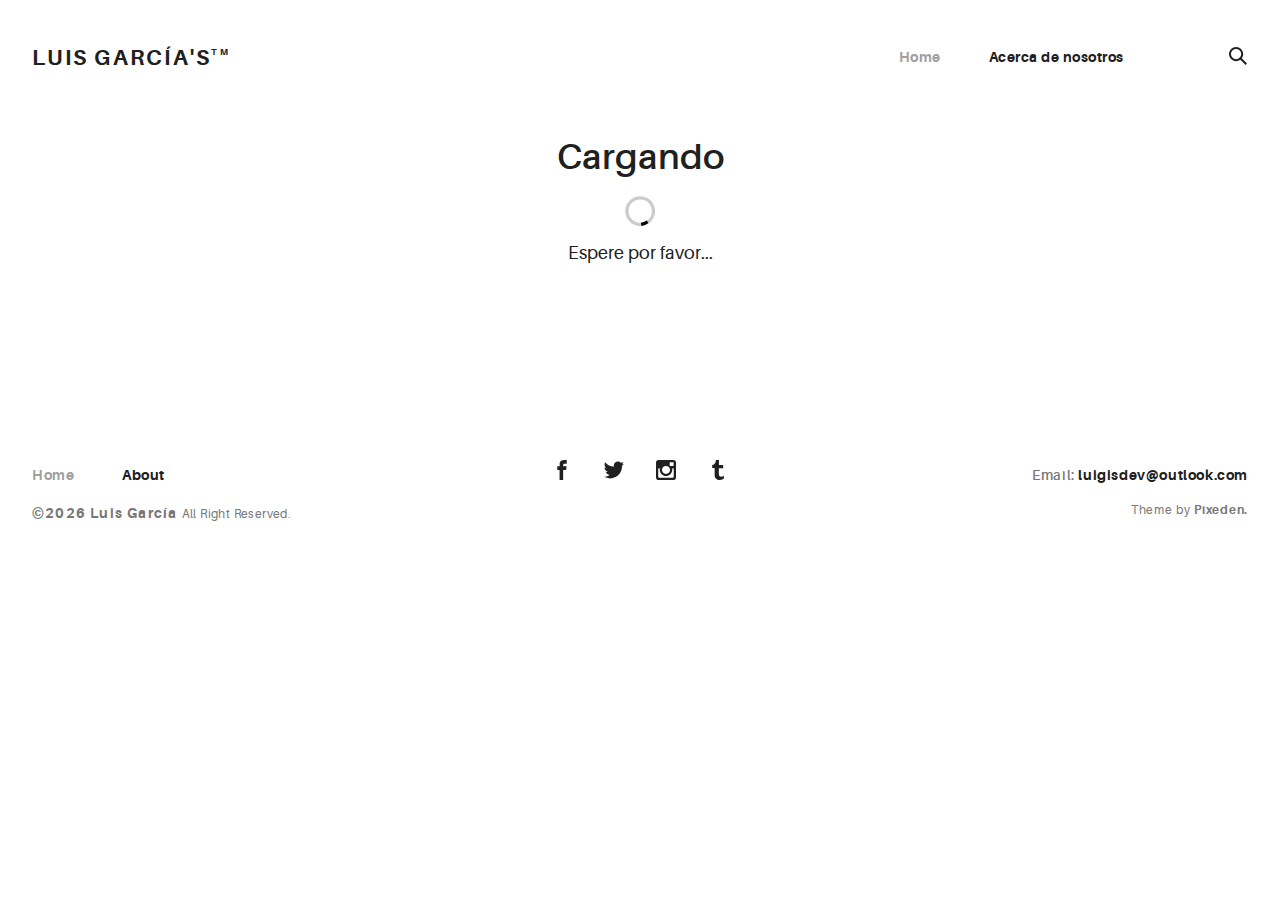
<file: portafolio/docs/index.html>
<!doctype html>
<html lang="en">
<head>
  <meta charset="utf-8">
  <title>Portafolio</title>
  <!-- <base href="/"> -->

  <meta name="viewport" content="width=device-width, initial-scale=1">
  <link rel="icon" type="image/x-icon" href="favicon.ico">

  <link rel="stylesheet" href="assets/css/aurora-pack.min.css">
  <link rel="stylesheet" href="assets/css/aurora-theme-base.min.css">
  <link rel="stylesheet" href="assets/css/urku.css">

<link rel="stylesheet" href="styles.385c98c2212b188fc806.css"></head>
<body class="top-fixed">
  <app-root></app-root>


  <script src="assets/js/svg4everybody.min.js"></script>
  <script>svg4everybody();</script>

<script src="runtime-es2015.5bc68c0dd8cf137fbe82.js" type="module"></script><script src="polyfills-es2015.5cb1e996b2a376ba4548.js" type="module"></script><script src="runtime-es5.ee0aae13fb762b150814.js" nomodule defer></script><script src="polyfills-es5.38c6da221291b284e1c4.js" nomodule defer></script><script src="main-es2015.4086d3392fbb54838ced.js" type="module"></script><script src="main-es5.7197abee4cdb39e7387a.js" nomodule defer></script></body>
</html>
</file>
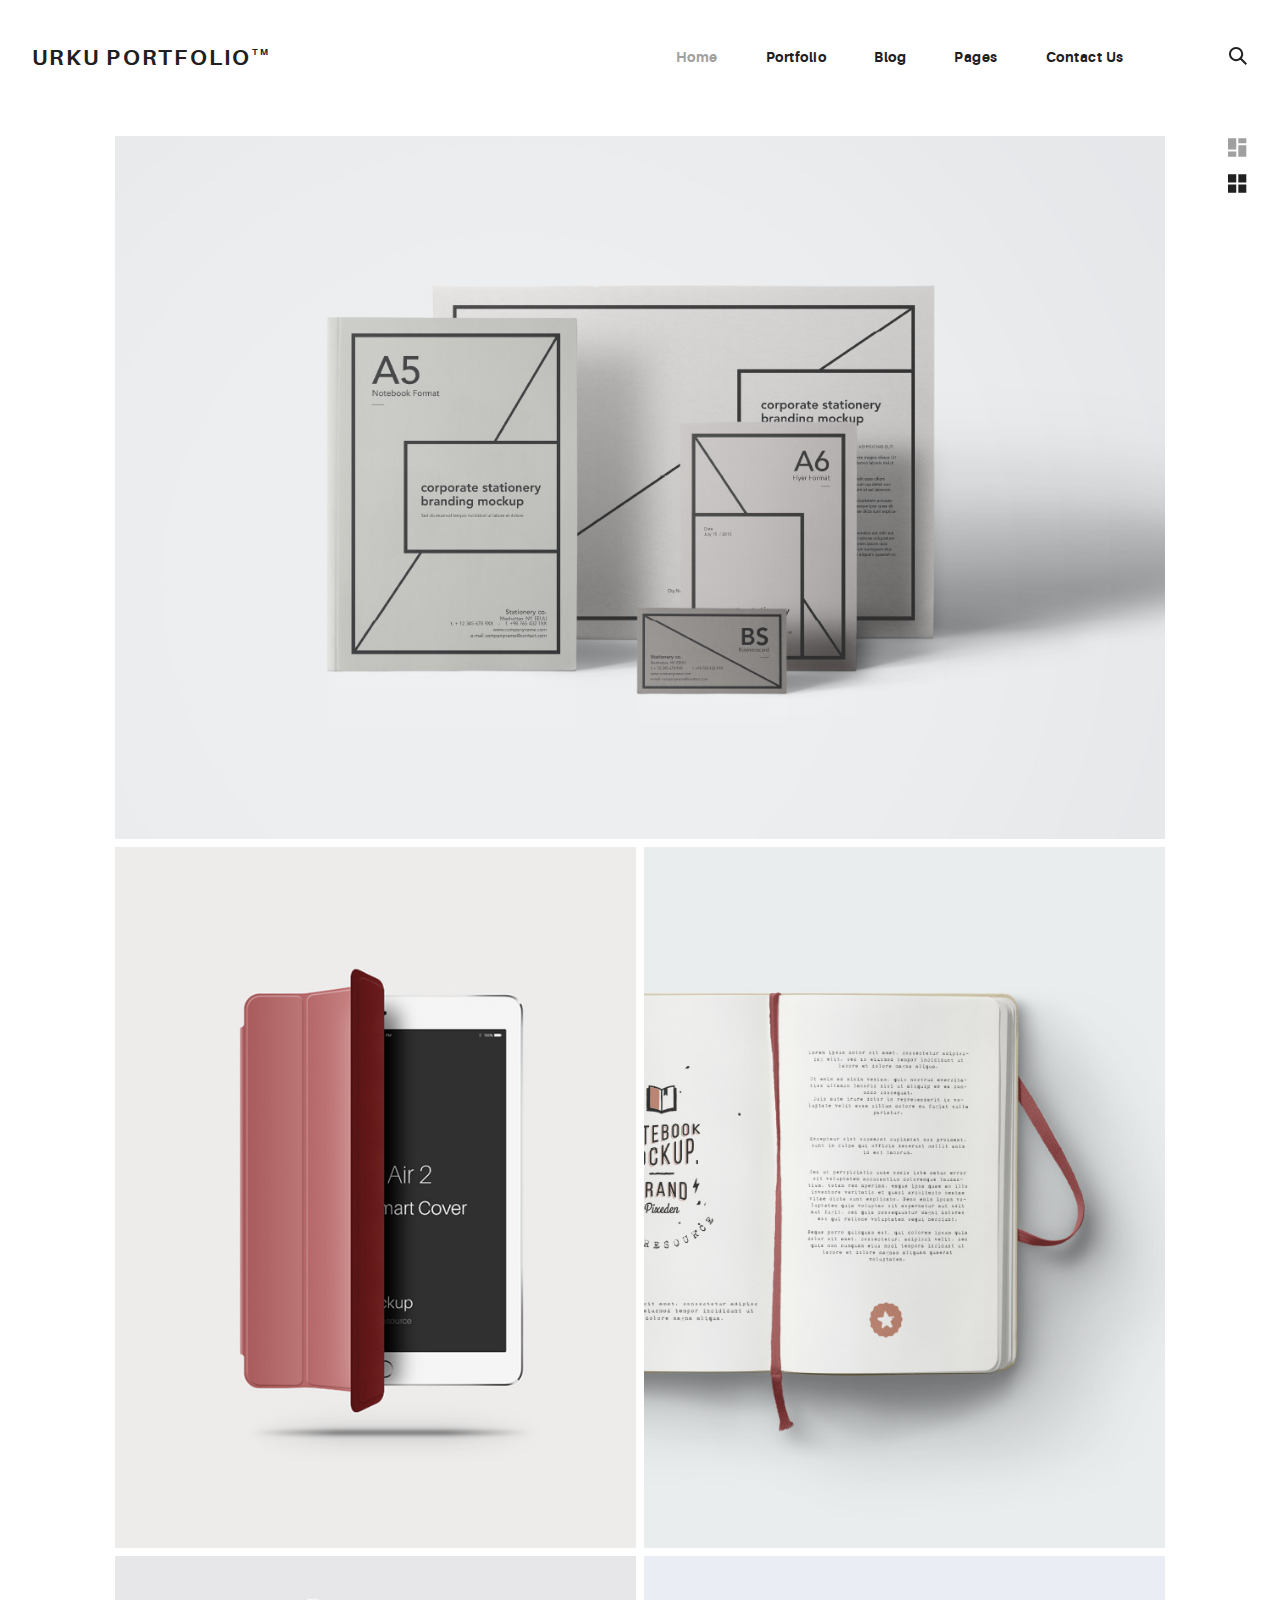
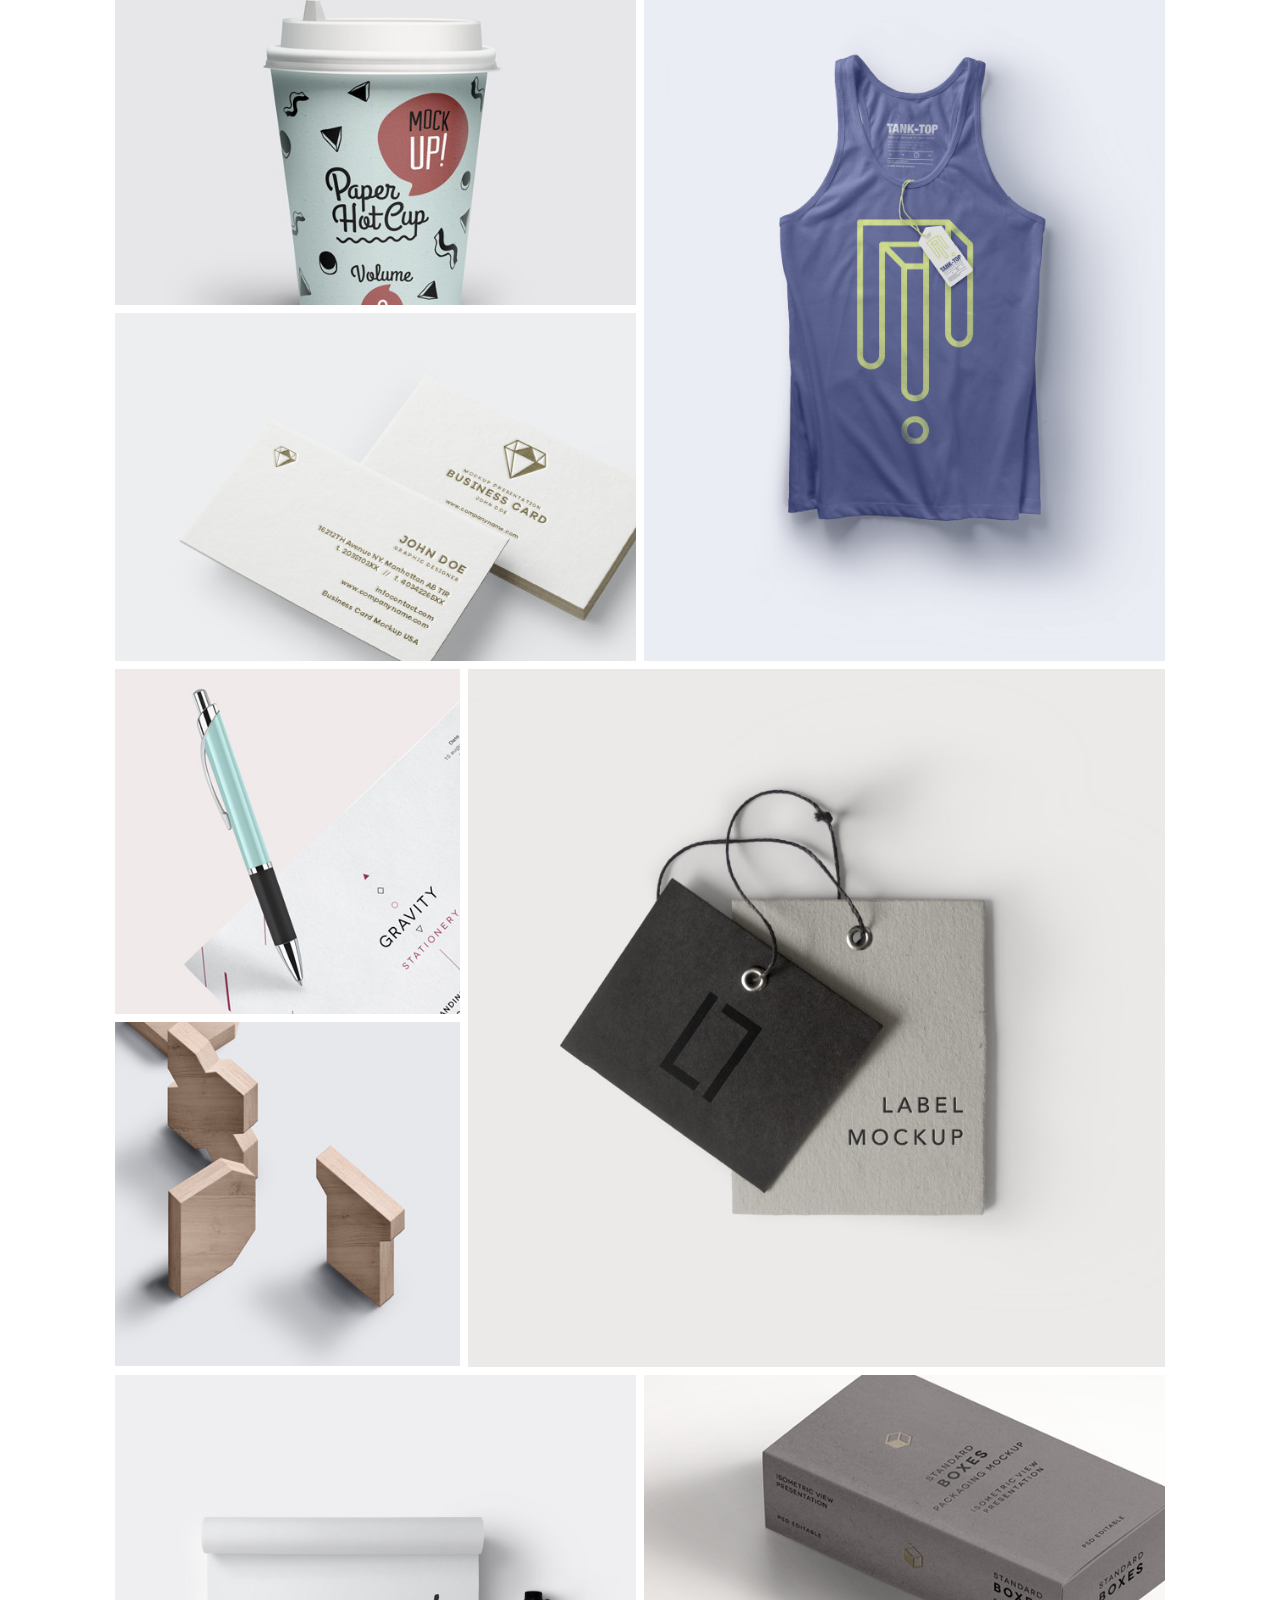
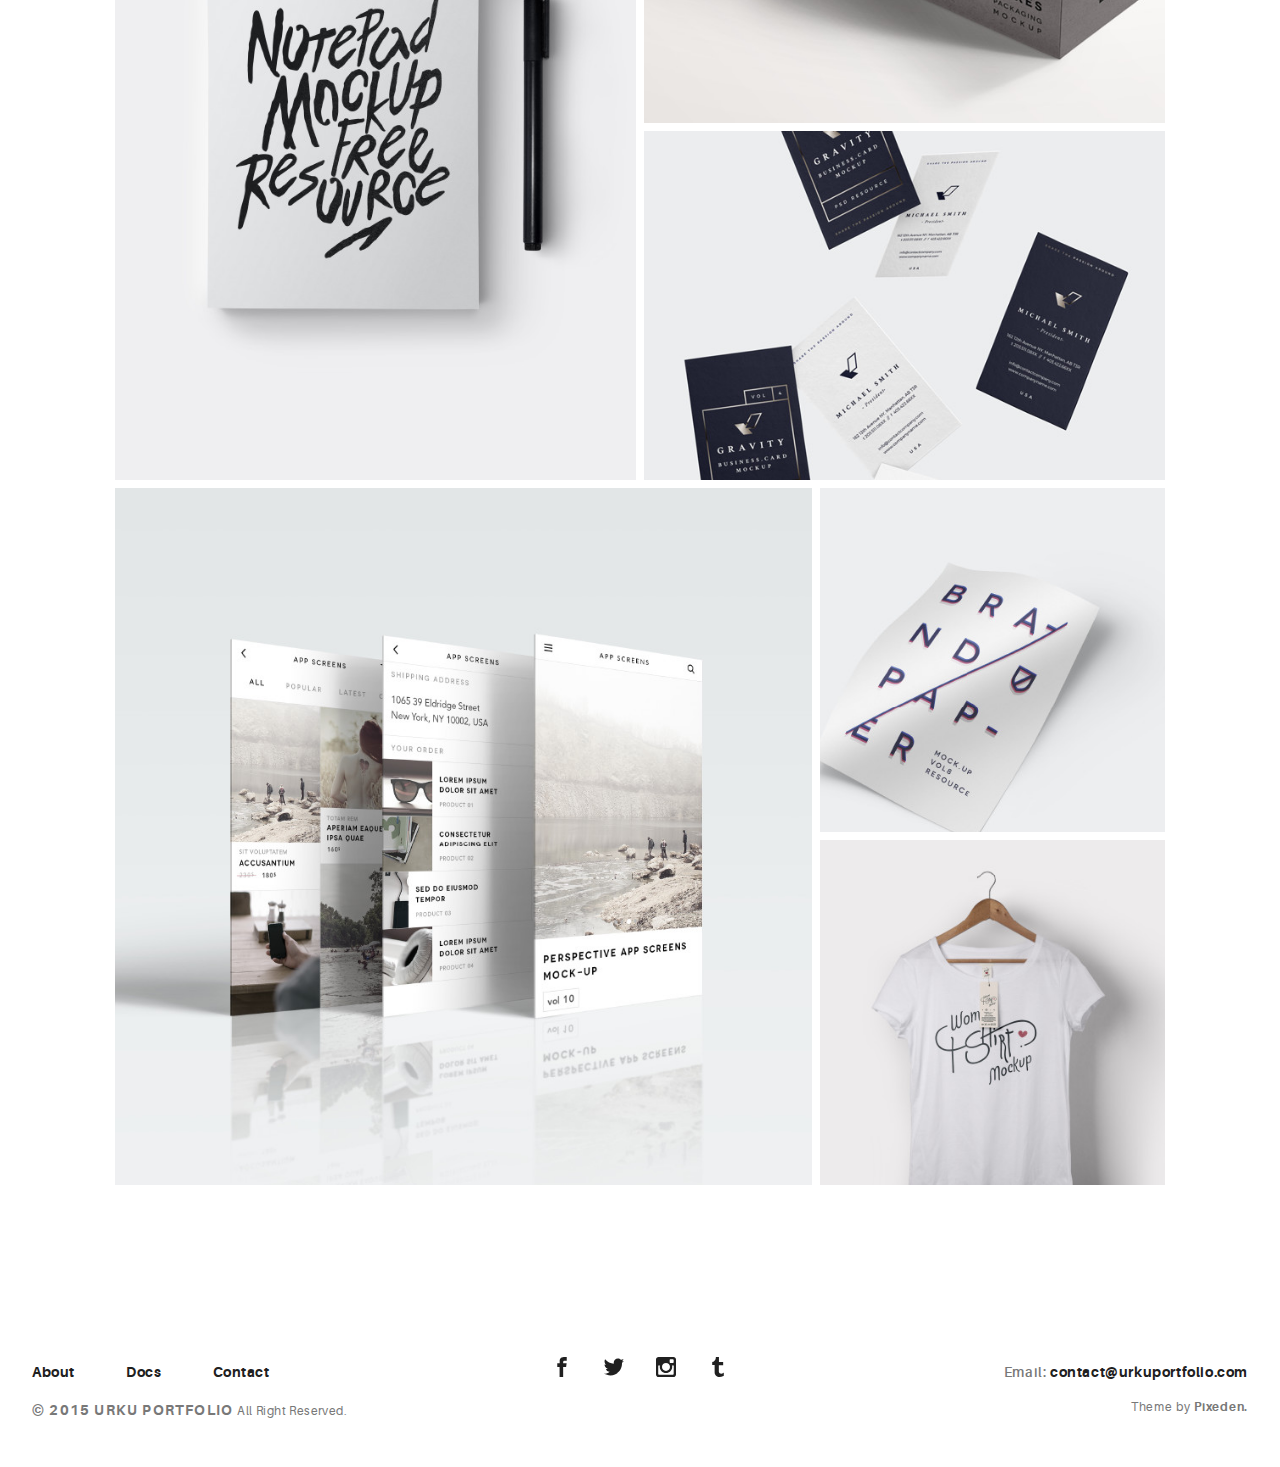
<file: URKU-Portfolio-Template-HTML5-PIXEDEN-v.1.0.5/HTML/index.html>
<!DOCTYPE html>
<html>
  <head>
    <meta name="viewport" content="width=device-width, initial-scale=1.0">
    <meta charset="UTF-8">
    <title>Urku Portfolio :: Pixeden</title>
    <link rel="icon" type="image/svg+xml" href="assets/img/urku-ico.svg">
    <link rel="stylesheet" href="assets/css/aurora-pack.min.css">
    <link rel="stylesheet" href="assets/css/aurora-theme-base.min.css">
    <link rel="stylesheet" href="assets/css/urku.css">
  </head>
  <body class="top-fixed">
    <header class="ae-container-fluid ae-container-fluid--full rk-header ">
      <input type="checkbox" id="mobile-menu" class="rk-mobile-menu">
      <label for="mobile-menu">
        <svg>
          <use xlink:href="assets/img/symbols.svg#bar"></use>
        </svg>
        <svg>
          <use xlink:href="assets/img/symbols.svg#bar"></use>
        </svg>
        <svg>
          <use xlink:href="assets/img/symbols.svg#bar"></use>
        </svg>
      </label>
      <div class="ae-container-fluid rk-topbar">
        <h1 class="rk-logo"><a href="index.html">urku portfolio<sup>tm</sup></a></h1>
        <nav class="rk-navigation">
          <ul class="rk-menu">
            <li class="active rk-menu__item"><a href="index.html" class="rk-menu__link">Home</a>
            </li>
            <li class="rk-menu__item"><a href="portfolio.html" class="rk-menu__link">Portfolio</a>
              <nav class="rk-menu__sub">
                <ul class="rk-container">
                  <li class="rk-menu__item"><a href="portfolio.html" class="rk-menu__link">Flex</a></li>
                  <li class="rk-menu__item"><a href="portfolio-alt.html" class="rk-menu__link">Switch</a></li>
                  <li class="rk-menu__item"><a href="portfolio-raw.html" class="rk-menu__link">Static</a></li>
                  <li class="rk-menu__item"><a href="portfolio-masonry.html" class="rk-menu__link">Masonry</a></li>
                </ul>
              </nav>
            </li>
            <li class="rk-menu__item"><a href="blog.html" class="rk-menu__link">Blog</a>
            </li>
            <li class="rk-menu__item"><a href="#0" class="rk-menu__link">Pages</a>
              <nav class="rk-menu__sub">
                <ul class="rk-container">
                  <li class="rk-menu__item"><a href="about.html" class="rk-menu__link">About</a></li>
                  <li class="rk-menu__item"><a href="documentation.html" class="rk-menu__link">Documentation</a></li>
                  <li class="rk-menu__item"><a href="design-styles.html" class="rk-menu__link">Design Styles</a></li>
                </ul>
              </nav>
            </li>
            <li class="rk-menu__item"><a href="contact.html" class="rk-menu__link">Contact Us</a>
            </li>
          </ul>
          <form class="rk-search">
            <input type="text" placeholder="Search" id="urku-search" class="rk-search-field">
            <label for="urku-search">
              <svg>
                <use xlink:href="assets/img/symbols.svg#icon-search"></use>
              </svg>
            </label>
          </form>
        </nav>
      </div>
    </header>
    <section class="ae-container-fluid rk-main">
      <input type="radio" name="layout-ctrl" checked id="layout-base" class="layout-ctrl-input">
      <div class="ae-container-fluid rk-layout-ctrl-cont">
        <label for="layout-base" class="rk-layout-ctrl">
          <svg>
            <use xlink:href="assets/img/symbols.svg#icon-view-default"></use>
          </svg>
        </label>
      </div>
      <input type="radio" name="layout-ctrl" id="layout-grid" class="layout-ctrl-input">
      <div class="ae-container-fluid rk-layout-ctrl-cont">
        <label for="layout-grid" class="rk-layout-ctrl">
          <svg>
            <use xlink:href="assets/img/symbols.svg#icon-view-alt"></use>
          </svg>
        </label>
      </div>
      <div class="rk-layout-ctrl-mobile">
        <svg viewBox="0 0 9 9" class="layout-mob-1">
          <rect width="100%" height="100%" fill="currentColor"></rect>
        </svg>
        <svg viewBox="0 0 9 9" class="layout-mob-2">
          <rect width="100%" height="100%" fill="currentColor"></rect>
        </svg>
        <svg viewBox="0 0 9 9" class="layout-mob-3">
          <rect width="100%" height="100%" fill="currentColor"></rect>
        </svg>
        <svg viewBox="0 0 9 9" class="layout-mob-4">
          <rect width="100%" height="100%" fill="currentColor"></rect>
        </svg>
      </div>
      <section class="ae-container-fluid ae-container-fluid--inner loading rk-portfolio ">
        <div class="rk-portfolio__items"><a href="portfolio-item.html" class="rk-item rk-item--flex item-1 rk-size-12 rk-tosize-6 rk-landscape ">
            <div class="item-meta">
              <h2>Essential Stationery</h2>
              <p>Branding</p>
            </div></a><a href="portfolio-item.html" class="rk-item rk-item--flex item-2 rk-size-6  rk-portrait ">
            <div class="item-meta">
              <h2>Pickled Tousled</h2>
              <p>Art Direction</p>
            </div></a><a href="portfolio-item.html" class="rk-item rk-item--flex item-3 rk-size-6 rk-tosize-4 rk-portrait rk-tosquare">
            <div class="item-meta">
              <h2>Waistcoat vegan</h2>
              <p>Graphic Design</p>
            </div></a>
          <div class="rk-items-cont rk-size-6 rk-tosize-8"><a href="portfolio-item.html" class="rk-item rk-item--flex item-4 rk-size-12 rk-tosize-6 rk-landscape ">
              <div class="item-meta">
                <h2>Tumblr hammock</h2>
                <p>Packaging</p>
              </div></a><a href="portfolio-item.html" class="rk-item rk-item--flex item-5 rk-size-12 rk-tosize-6 rk-landscape ">
              <div class="item-meta">
                <h2>Biodiesel etsy</h2>
                <p>Branding</p>
              </div></a>
          </div><a href="portfolio-item.html" class="rk-item rk-item--flex item-6 rk-size-6 rk-tosize-4 rk-portrait rk-tosquare">
            <div class="item-meta">
              <h2>Gentrify artisan</h2>
              <p>Graphic Design</p>
            </div></a>
          <div class="rk-items-cont rk-size-4 rk-tosize-8"><a href="portfolio-item.html" class="rk-item rk-item--flex item-7 rk-size-12 rk-tosize-6 rk-square ">
              <div class="item-meta">
                <h2>Plaid austin</h2>
                <p>Graphic Design</p>
              </div></a><a href="portfolio-item.html" class="rk-item rk-item--flex item-8 rk-size-12 rk-tosize-6 rk-square ">
              <div class="item-meta">
                <h2>Trust fund</h2>
                <p>Packaging</p>
              </div></a>
          </div><a href="portfolio-item.html" class="rk-item rk-item--flex item-9 rk-size-8 rk-tosize-3 rk-square ">
            <div class="item-meta">
              <h2>Gentrify pork</h2>
              <p>Branding</p>
            </div></a><a href="portfolio-item.html" class="rk-item rk-item--flex item-10 rk-size-6 rk-tosize-3 rk-portrait rk-tosquare">
            <div class="item-meta  rk-tosmallfont">
              <h2>Waistcoat ugh</h2>
              <p>UI/UX</p>
            </div></a>
          <div class="rk-items-cont rk-size-6 rk-tosize-6"><a href="portfolio-item.html" class="rk-item rk-item--flex item-11 rk-size-12 rk-tosize-6 rk-landscape rk-tosquare">
              <div class="item-meta">
                <h2>Deep v kogi</h2>
                <p>Graphic Design</p>
              </div></a><a href="portfolio-item.html" class="rk-item rk-item--flex item-12 rk-size-12 rk-tosize-6 rk-landscape rk-tosquare">
              <div class="item-meta">
                <h2>Venmo trust</h2>
                <p>Packaging</p>
              </div></a>
          </div><a href="portfolio-item.html" class="rk-item rk-item--flex item-13 rk-size-8 rk-tosize-3 rk-square ">
            <div class="item-meta">
              <h2>Venmo trust</h2>
              <p>Ui/UX</p>
            </div></a>
          <div class="rk-items-cont rk-size-4 rk-tosize-6"><a href="portfolio-item.html" class="rk-item rk-item--flex item-14 rk-size-12 rk-tosize-6 rk-square ">
              <div class="item-meta">
                <h2>Gentrify semiotic</h2>
                <p>Art Direction</p>
              </div></a><a href="portfolio-item.html" class="rk-item rk-item--flex item-15 rk-size-12 rk-tosize-6 rk-square ">
              <div class="item-meta">
                <h2>Migas artisan</h2>
                <p>Photography</p>
              </div></a>
          </div>
        </div>
      </section>
    </section>
    <footer class="ae-container-fluid rk-footer ">
      <div class="ae-grid ae-grid--collapse">
        <div class="ae-grid__item item-lg-4 au-xs-ta-center au-lg-ta-left">
          <ul class="rk-menu rk-footer-menu">
            <li class="rk-menu__item"><a href="about.html" class="rk-menu__link">About</a>
            </li>
            <li class="rk-menu__item"><a href="documentation.html" class="rk-menu__link">Docs</a>
            </li>
            <li class="rk-menu__item"><a href="contact.html" class="rk-menu__link">Contact</a>
            </li>
          </ul>
          <p class="rk-footer__text rk-footer__copy "> <span class="ae-u-bold">© </span><span class="ae-u-bolder">2015 URKU PORTFOLIO </span>All Right Reserved.</p>
        </div>
        <div class="ae-grid__item item-lg-4 au-xs-ta-center"><a href="#0" class="rk-social-btn ">
            <svg>
              <use xlink:href="assets/img/symbols.svg#icon-facebook"></use>
            </svg></a><a href="#0" class="rk-social-btn ">
            <svg>
              <use xlink:href="assets/img/symbols.svg#icon-twitter"></use>
            </svg></a><a href="#0" class="rk-social-btn ">
            <svg>
              <use xlink:href="assets/img/symbols.svg#icon-pinterest"></use>
            </svg></a><a href="#0" class="rk-social-btn ">
            <svg>
              <use xlink:href="assets/img/symbols.svg#icon-tumblr"></use>
            </svg></a></div>
        <div class="ae-grid__item item-lg-4 au-xs-ta-center au-lg-ta-right">
          <p class="rk-footer__text rk-footer__contact "> <span class="ae-u-bold">Email: </span><span class="ae-u-bolder"> <a href="#0" class="rk-dark-color ">contact@urkuportfolio.com </a></span></p>
          <p class="rk-footer__text rk-footer__by">Theme by <a href="http://pixeden.com" class="ae-u-bolder">Pixeden.</a></p>
        </div>
      </div>
    </footer>
    <script src="assets/js/svg4everybody.min.js"></script>
    <script>svg4everybody();</script>
  </body>
</html>
</file>
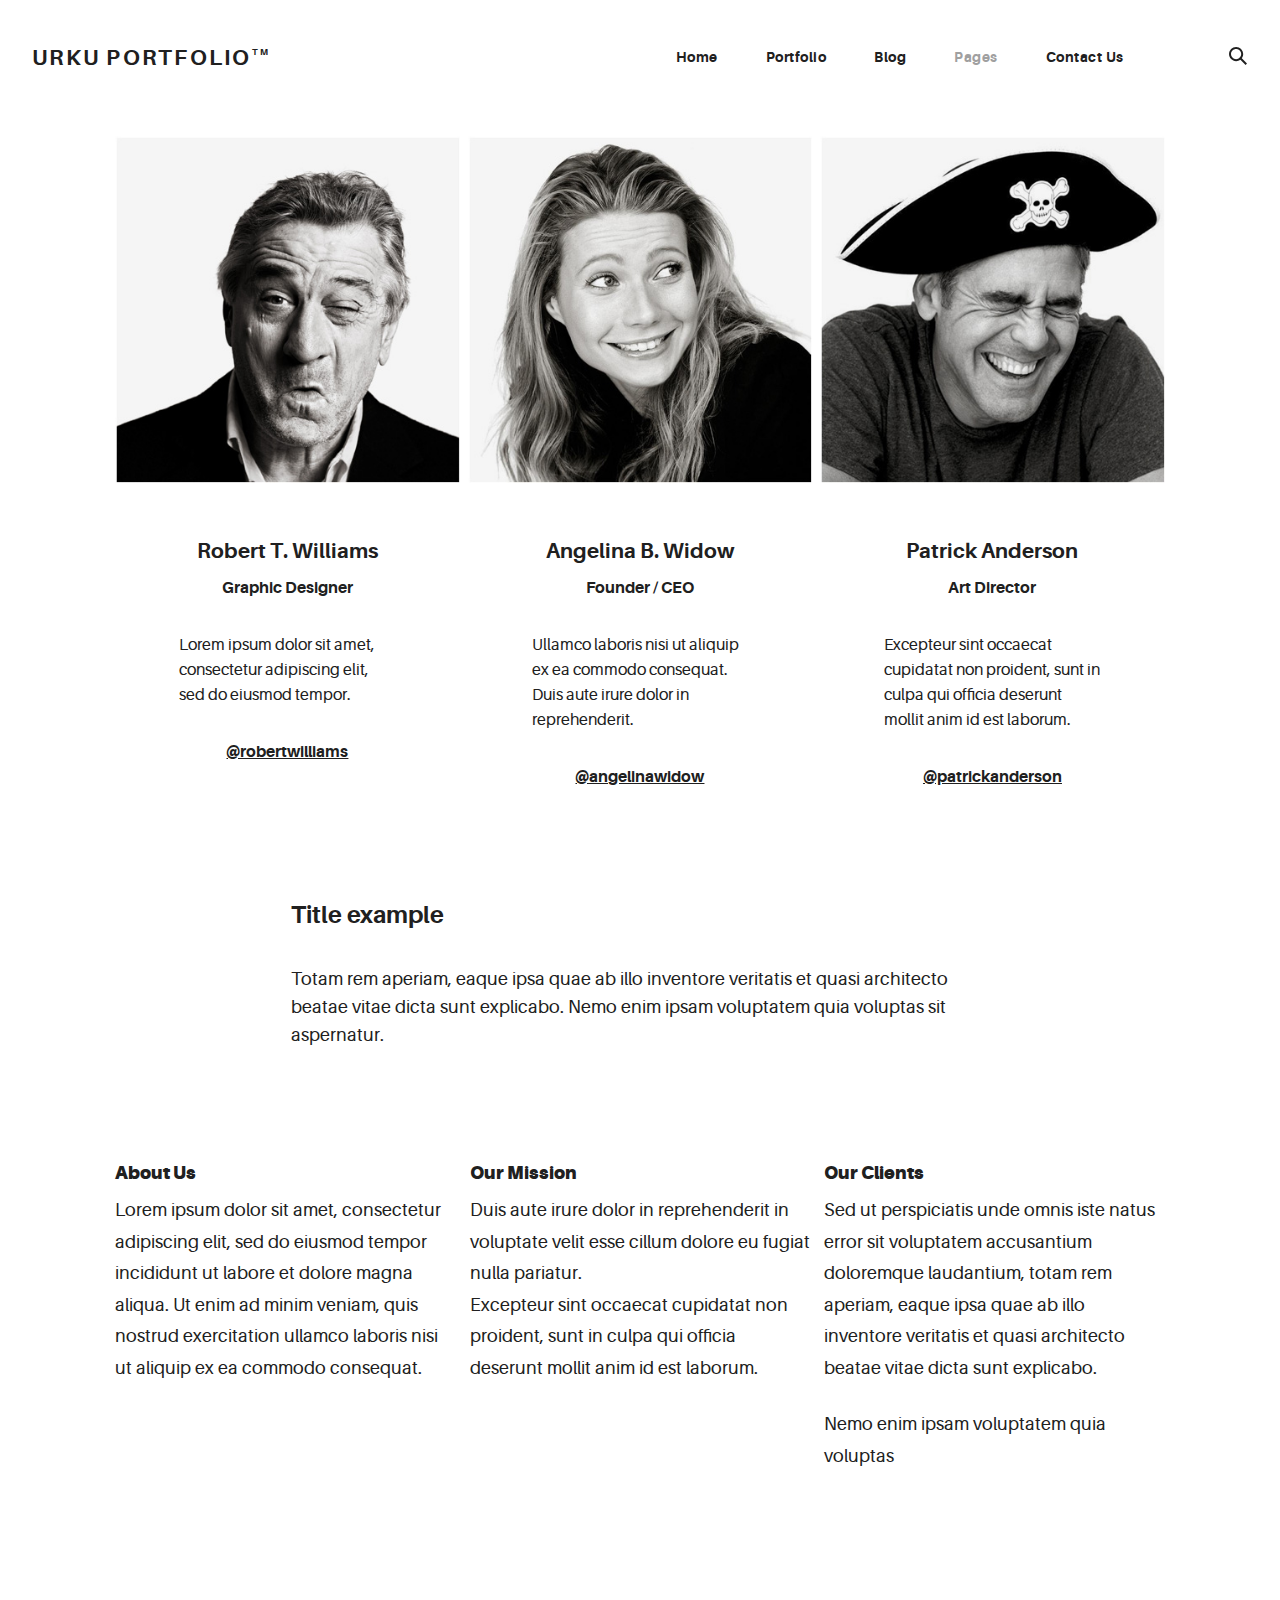
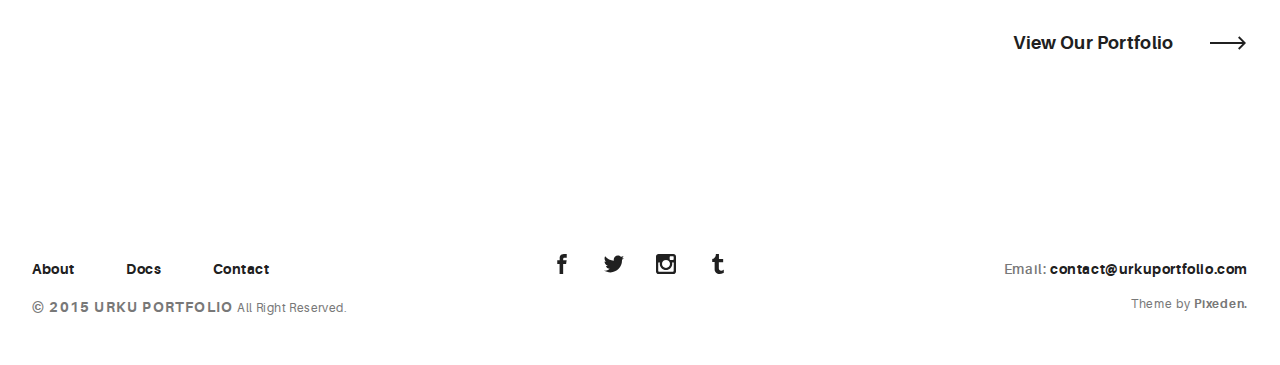
<file: URKU-Portfolio-Template-HTML5-PIXEDEN-v.1.0.5/HTML/about.html>
<!DOCTYPE html>
<html>
  <head>
    <meta name="viewport" content="width=device-width, initial-scale=1.0">
    <meta charset="UTF-8">
    <title>Urku Portfolio :: Pixeden</title>
    <link rel="icon" type="image/svg+xml" href="assets/img/urku-ico.svg">
    <link rel="stylesheet" href="assets/css/aurora-pack.min.css">
    <link rel="stylesheet" href="assets/css/aurora-theme-base.min.css">
    <link rel="stylesheet" href="assets/css/urku.css">
  </head>
  <body class="top-fixed">
    <header class="ae-container-fluid ae-container-fluid--full rk-header ">
      <input type="checkbox" id="mobile-menu" class="rk-mobile-menu">
      <label for="mobile-menu">
        <svg>
          <use xlink:href="assets/img/symbols.svg#bar"></use>
        </svg>
        <svg>
          <use xlink:href="assets/img/symbols.svg#bar"></use>
        </svg>
        <svg>
          <use xlink:href="assets/img/symbols.svg#bar"></use>
        </svg>
      </label>
      <div class="ae-container-fluid rk-topbar">
        <h1 class="rk-logo"><a href="index.html">urku portfolio<sup>tm</sup></a></h1>
        <nav class="rk-navigation">
          <ul class="rk-menu">
            <li class="rk-menu__item"><a href="index.html" class="rk-menu__link">Home</a>
            </li>
            <li class="rk-menu__item"><a href="portfolio.html" class="rk-menu__link">Portfolio</a>
              <nav class="rk-menu__sub">
                <ul class="rk-container">
                  <li class="rk-menu__item"><a href="portfolio.html" class="rk-menu__link">Flex</a></li>
                  <li class="rk-menu__item"><a href="portfolio-alt.html" class="rk-menu__link">Switch</a></li>
                  <li class="rk-menu__item"><a href="portfolio-raw.html" class="rk-menu__link">Static</a></li>
                  <li class="rk-menu__item"><a href="portfolio-masonry.html" class="rk-menu__link">Masonry</a></li>
                </ul>
              </nav>
            </li>
            <li class="rk-menu__item"><a href="blog.html" class="rk-menu__link">Blog</a>
            </li>
            <li class="active rk-menu__item"><a href="#0" class="rk-menu__link">Pages</a>
              <nav class="rk-menu__sub">
                <ul class="rk-container">
                  <li class="rk-menu__item"><a href="about.html" class="rk-menu__link">About</a></li>
                  <li class="rk-menu__item"><a href="documentation.html" class="rk-menu__link">Documentation</a></li>
                  <li class="rk-menu__item"><a href="design-styles.html" class="rk-menu__link">Design Styles</a></li>
                </ul>
              </nav>
            </li>
            <li class="rk-menu__item"><a href="contact.html" class="rk-menu__link">Contact Us</a>
            </li>
          </ul>
          <form class="rk-search">
            <input type="text" placeholder="Search" id="urku-search" class="rk-search-field">
            <label for="urku-search">
              <svg>
                <use xlink:href="assets/img/symbols.svg#icon-search"></use>
              </svg>
            </label>
          </form>
        </nav>
      </div>
    </header>
    <div class="ae-container-fluid ae-container-fluid--inner rk-main">
      <div class="ae-grid au-xs-ta-center au-mb-4">
        <div class="ae-grid__item item-lg-4 ae-kappa au-mb-3"><img src="assets/img/team-1.jpg" alt="" class="au-mb-3">
          <h5 class="ae-u-bolder au-mt-2">Robert T. Williams</h5>
          <p class="ae-u-bolder au-mb-3">Graphic Designer</p>
          <p class="au-lg-ta-left au-mb-3 au-pl-4 au-pr-4">Lorem ipsum dolor sit amet, consectetur adipiscing elit, sed do eiusmod tempor.</p><a href="#0" class="ae-u-bolder au-underline">@robertwilliams</a>
        </div>
        <div class="ae-grid__item item-lg-4 ae-kappa au-mb-3"><img src="assets/img/team-2.jpg" alt="" class="au-mb-3">
          <h5 class="ae-u-bolder au-mt-2">Angelina B. Widow</h5>
          <p class="ae-u-bolder au-mb-3">Founder / CEO</p>
          <p class="au-lg-ta-left au-mb-3 au-pl-4 au-pr-4">Ullamco laboris nisi ut aliquip ex ea commodo consequat. Duis aute irure dolor in reprehenderit.</p><a href="#0" class="ae-u-bolder au-underline">@angelinawidow</a>
        </div>
        <div class="ae-grid__item item-lg-4 ae-kappa au-mb-3"><img src="assets/img/team-3.jpg" alt="" class="au-mb-3">
          <h5 class="ae-u-bolder au-mt-2">Patrick Anderson</h5>
          <p class="ae-u-bolder au-mb-3">Art Director</p>
          <p class="au-lg-ta-left au-mb-3 au-pl-4 au-pr-4">Excepteur sint occaecat cupidatat non proident, sunt in culpa qui officia deserunt mollit anim id est laborum.</p><a href="#0" class="ae-u-bolder au-underline">@patrickanderson</a>
        </div>
      </div>
      <div class="ae-grid au-pt-2">
        <div class="ae-grid__item item-lg-8 item-lg--offset-2">
          <h4 class="ae-u-bolder">Title example</h4>
          <p>Totam rem aperiam, eaque ipsa quae ab illo inventore veritatis et quasi architecto beatae vitae dicta sunt explicabo. Nemo enim ipsam voluptatem quia voluptas sit aspernatur.</p>
        </div>
      </div>
      <div class="ae-grid ae-grid--alt au-xs-ptp-1">
        <div class="ae-grid__item--alt item-lg-4">
          <h6 class="ae-u-boldest">About Us</h6>
          <p class="au-lh-3">Lorem ipsum dolor sit amet, consectetur adipiscing elit, sed do eiusmod tempor incididunt ut labore et dolore magna aliqua. Ut enim ad minim veniam, quis nostrud exercitation ullamco laboris nisi ut aliquip ex ea commodo consequat. </p>
        </div>
        <div class="ae-grid__item--alt item-lg-4">
          <h6 class="ae-u-boldest">Our Mission</h6>
          <p class="au-lh-3">Duis aute irure dolor in reprehenderit in voluptate velit esse cillum dolore eu fugiat nulla pariatur. <br>Excepteur sint occaecat cupidatat non proident, sunt in culpa qui officia deserunt mollit anim id est laborum.</p>
        </div>
        <div class="ae-grid__item--alt item-lg-4">
          <h6 class="ae-u-boldest">Our Clients</h6>
          <p class="au-lh-3">Sed ut perspiciatis unde omnis iste natus error sit voluptatem accusantium doloremque laudantium, totam rem aperiam, eaque ipsa quae ab illo inventore veritatis et quasi architecto beatae vitae dicta sunt explicabo. </p>
          <p class="au-lh-3">Nemo enim ipsam voluptatem quia voluptas</p>
        </div>
      </div>
      <p class="au-flex au-pt-4 group-buttons"><a href="portfolio.html" class="au-mt-4 arrow-button arrow-button--right arrow-button--out">View Our Portfolio<span class="arrow-cont">
            <svg>
              <use xlink:href="assets/img/symbols.svg#arrow"></use>
            </svg></span></a></p>
    </div>
    <footer class="ae-container-fluid rk-footer ">
      <div class="ae-grid ae-grid--collapse">
        <div class="ae-grid__item item-lg-4 au-xs-ta-center au-lg-ta-left">
          <ul class="rk-menu rk-footer-menu">
            <li class="rk-menu__item"><a href="about.html" class="rk-menu__link">About</a>
            </li>
            <li class="rk-menu__item"><a href="documentation.html" class="rk-menu__link">Docs</a>
            </li>
            <li class="rk-menu__item"><a href="contact.html" class="rk-menu__link">Contact</a>
            </li>
          </ul>
          <p class="rk-footer__text rk-footer__copy "> <span class="ae-u-bold">© </span><span class="ae-u-bolder">2015 URKU PORTFOLIO </span>All Right Reserved.</p>
        </div>
        <div class="ae-grid__item item-lg-4 au-xs-ta-center"><a href="#0" class="rk-social-btn ">
            <svg>
              <use xlink:href="assets/img/symbols.svg#icon-facebook"></use>
            </svg></a><a href="#0" class="rk-social-btn ">
            <svg>
              <use xlink:href="assets/img/symbols.svg#icon-twitter"></use>
            </svg></a><a href="#0" class="rk-social-btn ">
            <svg>
              <use xlink:href="assets/img/symbols.svg#icon-pinterest"></use>
            </svg></a><a href="#0" class="rk-social-btn ">
            <svg>
              <use xlink:href="assets/img/symbols.svg#icon-tumblr"></use>
            </svg></a></div>
        <div class="ae-grid__item item-lg-4 au-xs-ta-center au-lg-ta-right">
          <p class="rk-footer__text rk-footer__contact "> <span class="ae-u-bold">Email: </span><span class="ae-u-bolder"> <a href="#0" class="rk-dark-color ">contact@urkuportfolio.com </a></span></p>
          <p class="rk-footer__text rk-footer__by">Theme by <a href="http://pixeden.com" class="ae-u-bolder">Pixeden.</a></p>
        </div>
      </div>
    </footer>
    <script src="assets/js/svg4everybody.min.js"></script>
    <script>svg4everybody();</script>
  </body>
</html>
</file>
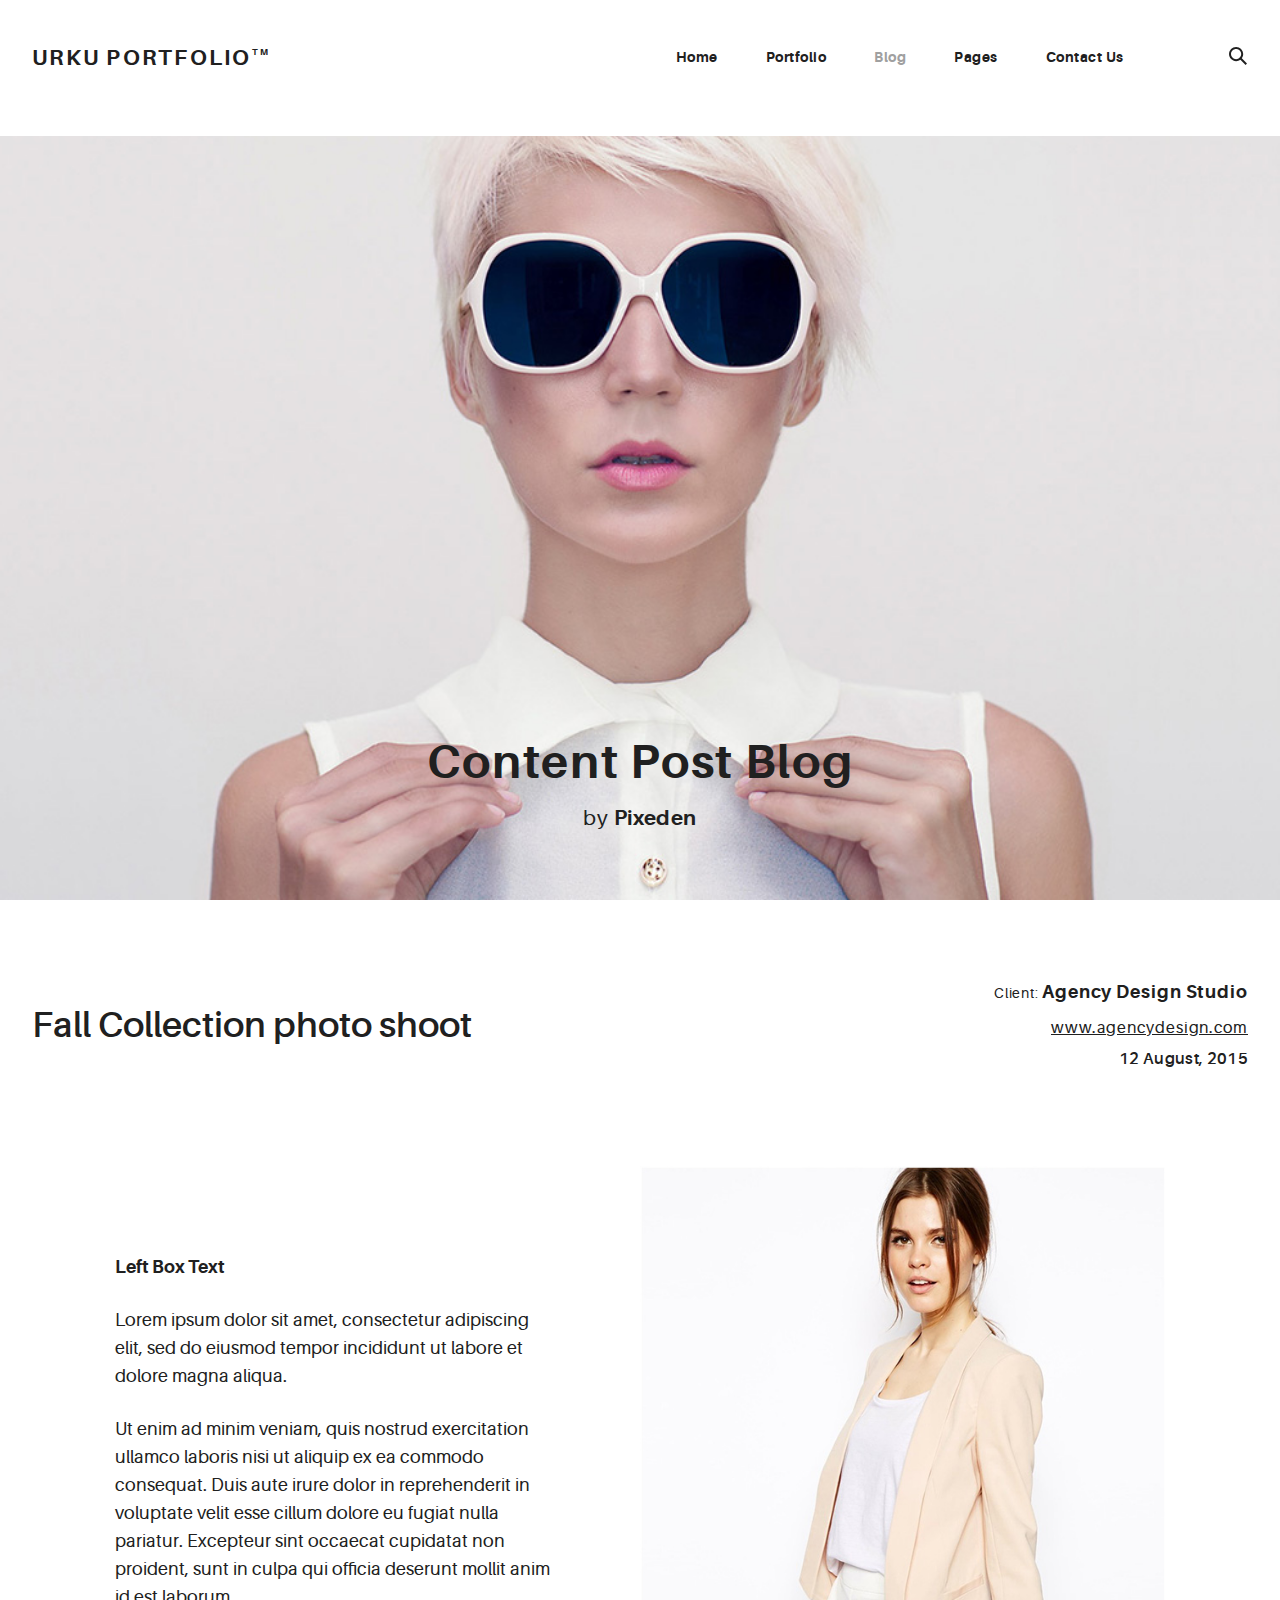
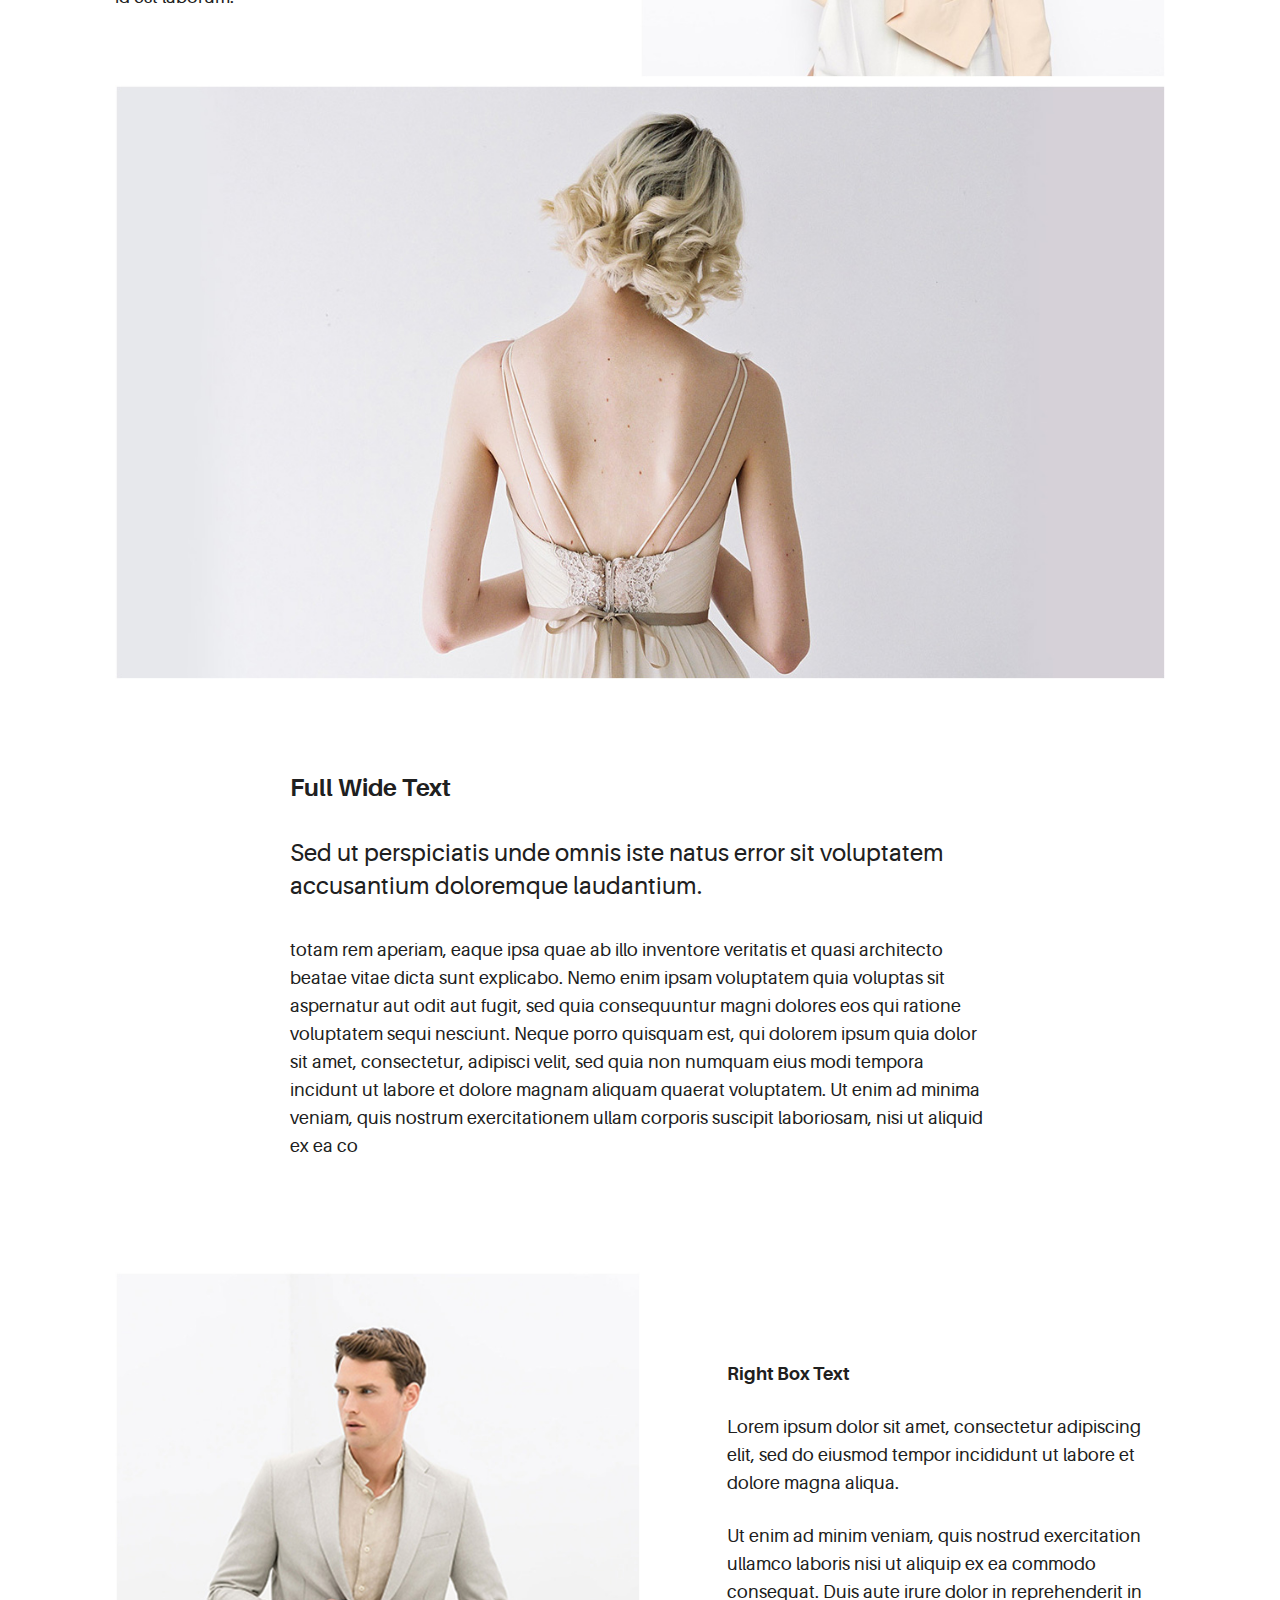
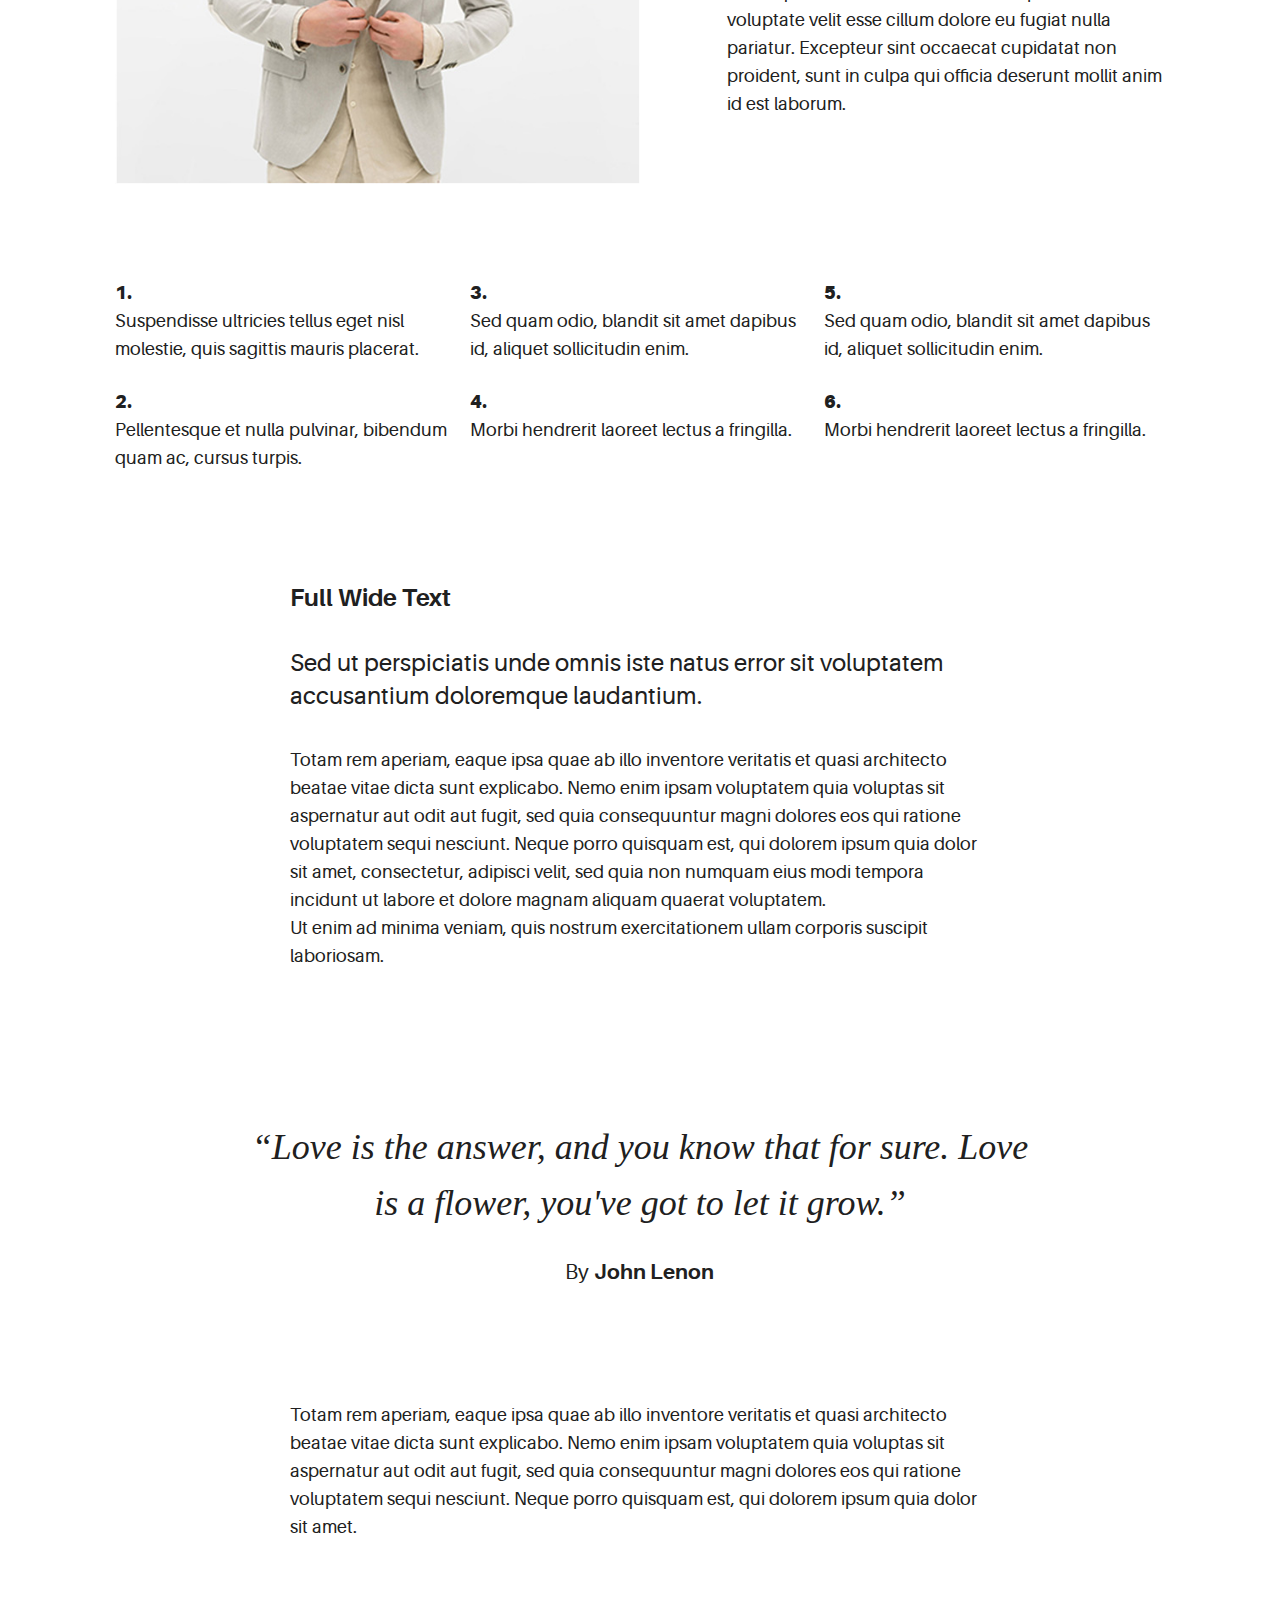
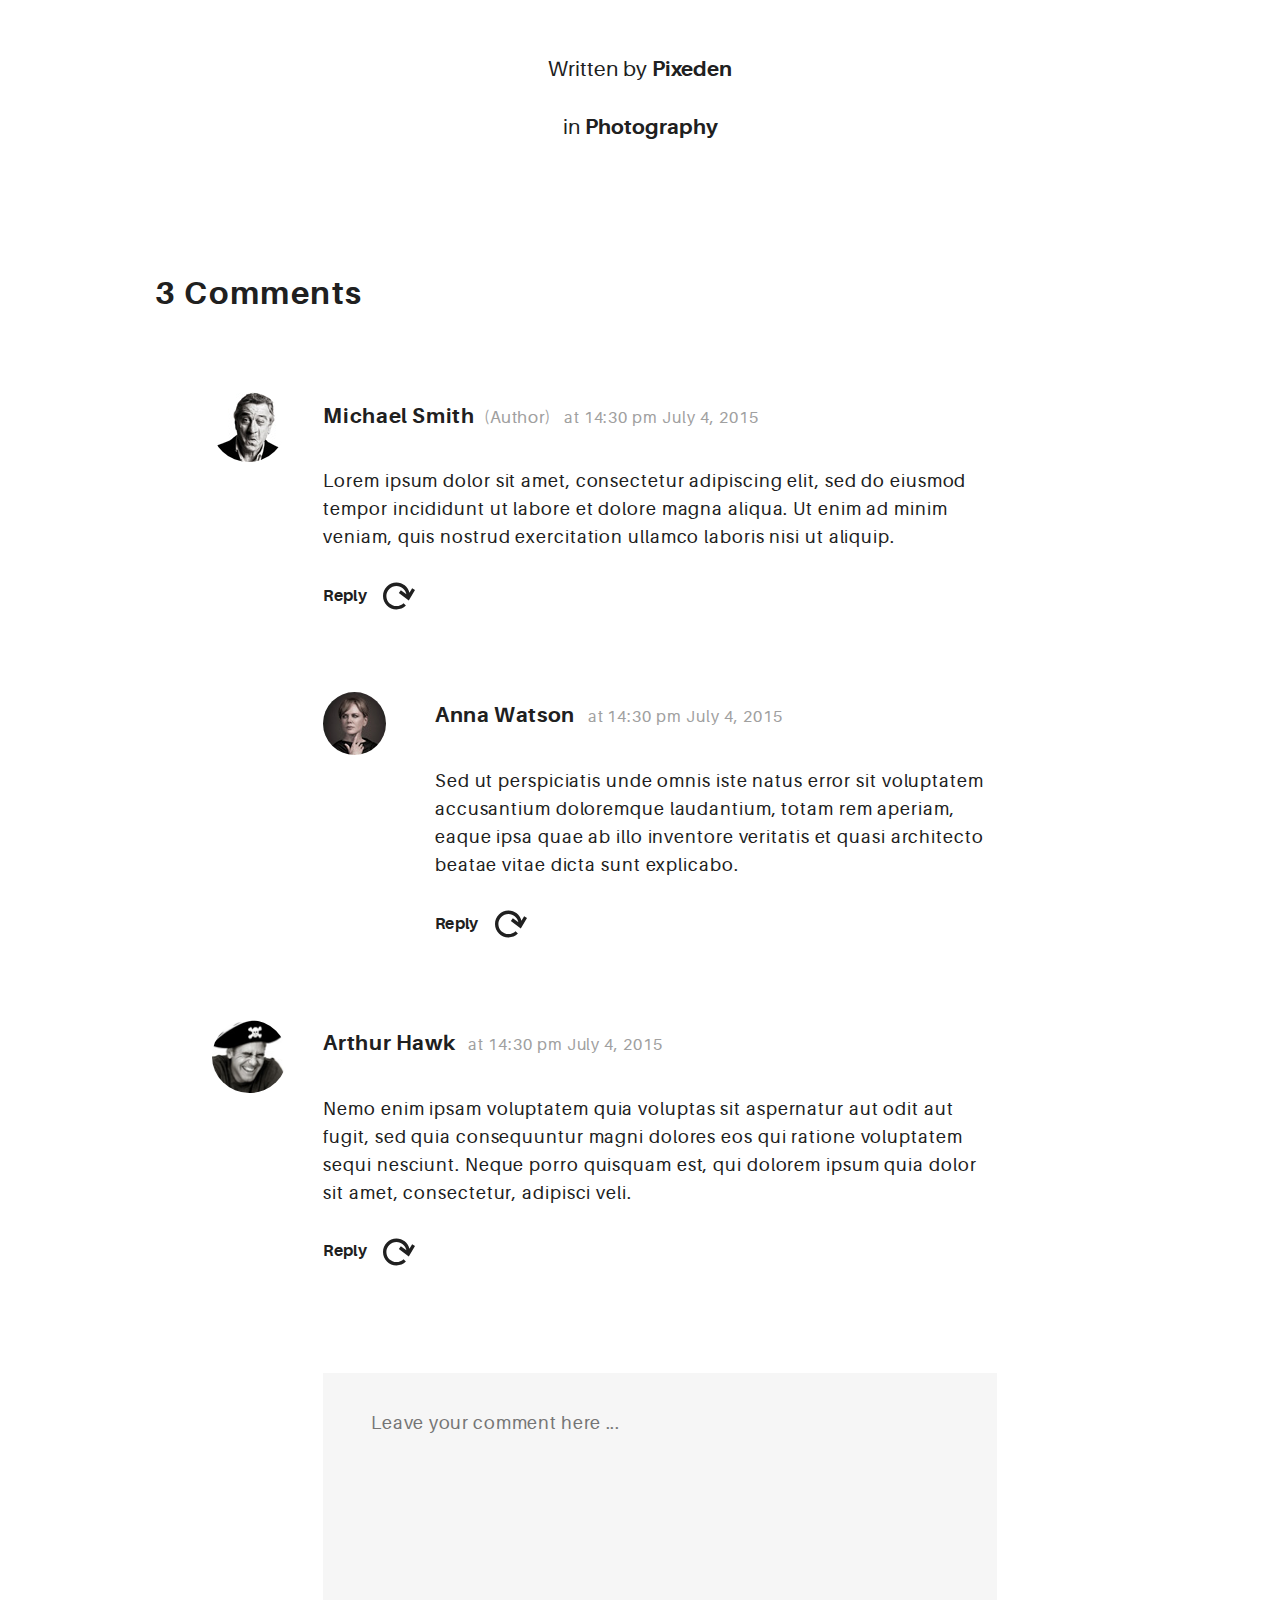
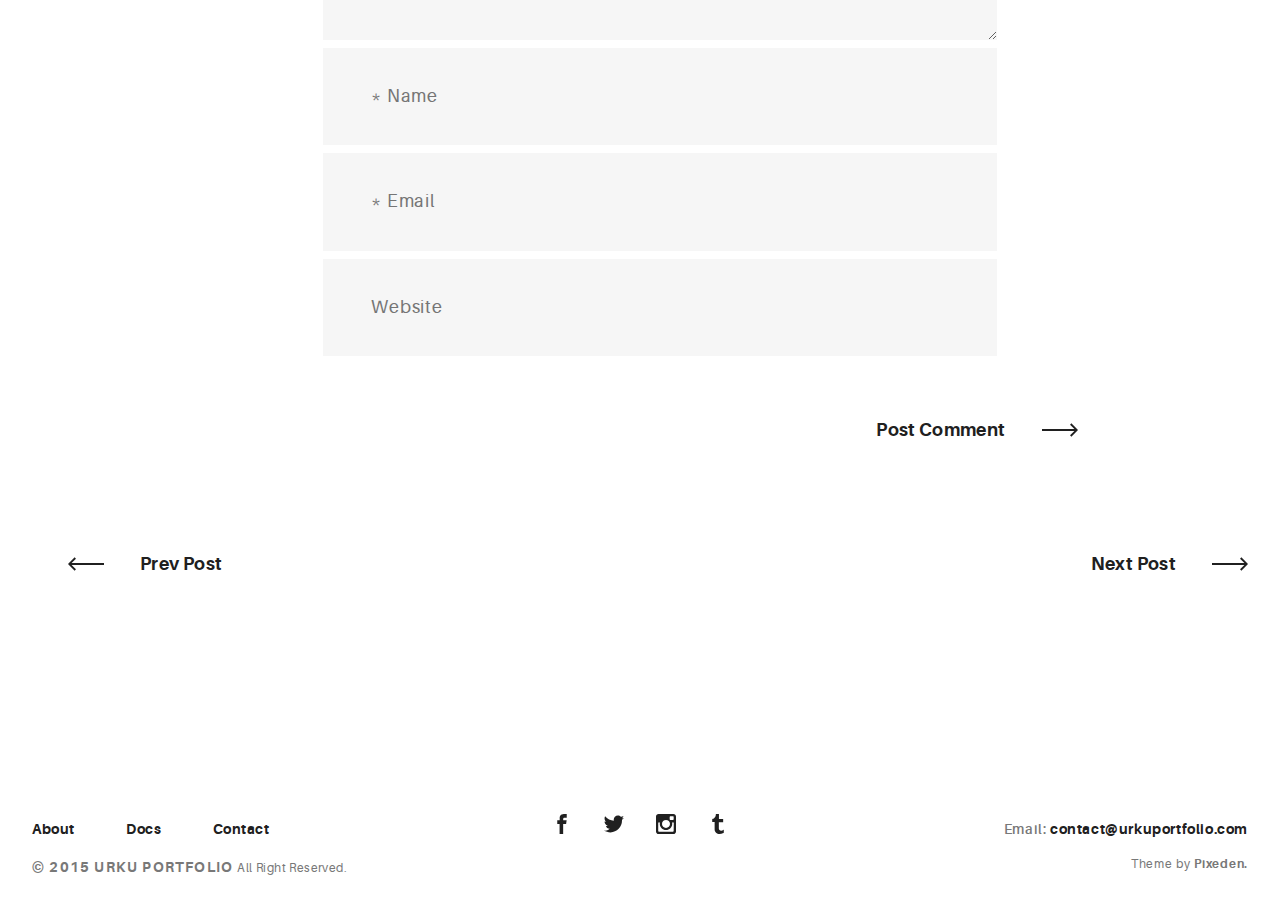
<file: URKU-Portfolio-Template-HTML5-PIXEDEN-v.1.0.5/HTML/blog-post.html>
<!DOCTYPE html>
<html>
  <head>
    <meta name="viewport" content="width=device-width, initial-scale=1.0">
    <meta charset="UTF-8">
    <title>Urku Portfolio :: Pixeden</title>
    <link rel="icon" type="image/svg+xml" href="assets/img/urku-ico.svg">
    <link rel="stylesheet" href="assets/css/aurora-pack.min.css">
    <link rel="stylesheet" href="assets/css/aurora-theme-base.min.css">
    <link rel="stylesheet" href="assets/css/urku.css">
  </head>
  <body class="top-fixed">
    <header class="ae-container-fluid ae-container-fluid--full rk-header ">
      <input type="checkbox" id="mobile-menu" class="rk-mobile-menu">
      <label for="mobile-menu">
        <svg>
          <use xlink:href="assets/img/symbols.svg#bar"></use>
        </svg>
        <svg>
          <use xlink:href="assets/img/symbols.svg#bar"></use>
        </svg>
        <svg>
          <use xlink:href="assets/img/symbols.svg#bar"></use>
        </svg>
      </label>
      <div class="ae-container-fluid rk-topbar">
        <h1 class="rk-logo"><a href="index.html">urku portfolio<sup>tm</sup></a></h1>
        <nav class="rk-navigation">
          <ul class="rk-menu">
            <li class="rk-menu__item"><a href="index.html" class="rk-menu__link">Home</a>
            </li>
            <li class="rk-menu__item"><a href="portfolio.html" class="rk-menu__link">Portfolio</a>
              <nav class="rk-menu__sub">
                <ul class="rk-container">
                  <li class="rk-menu__item"><a href="portfolio.html" class="rk-menu__link">Flex</a></li>
                  <li class="rk-menu__item"><a href="portfolio-alt.html" class="rk-menu__link">Switch</a></li>
                  <li class="rk-menu__item"><a href="portfolio-raw.html" class="rk-menu__link">Static</a></li>
                  <li class="rk-menu__item"><a href="portfolio-masonry.html" class="rk-menu__link">Masonry</a></li>
                </ul>
              </nav>
            </li>
            <li class="active rk-menu__item"><a href="blog.html" class="rk-menu__link">Blog</a>
            </li>
            <li class="rk-menu__item"><a href="#0" class="rk-menu__link">Pages</a>
              <nav class="rk-menu__sub">
                <ul class="rk-container">
                  <li class="rk-menu__item"><a href="about.html" class="rk-menu__link">About</a></li>
                  <li class="rk-menu__item"><a href="documentation.html" class="rk-menu__link">Documentation</a></li>
                  <li class="rk-menu__item"><a href="design-styles.html" class="rk-menu__link">Design Styles</a></li>
                </ul>
              </nav>
            </li>
            <li class="rk-menu__item"><a href="contact.html" class="rk-menu__link">Contact Us</a>
            </li>
          </ul>
          <form class="rk-search">
            <input type="text" placeholder="Search" id="urku-search" class="rk-search-field">
            <label for="urku-search">
              <svg>
                <use xlink:href="assets/img/symbols.svg#icon-search"></use>
              </svg>
            </label>
          </form>
        </nav>
      </div>
    </header>
    <section class="ae-container-fluid ae-container-fluid--full">
      <header class="rk-portfolio-cover  post-inside-1">
        <div class="item-inside__meta">
          <h1 class="ae-u-bolder rk-portfolio-title ">Content Post Blog</h1>
          <p class="ae-theta rk-portfolio-category ">by <span class="ae-u-bolder">Pixeden</span></p>
        </div>
      </header>
      <div class="ae-container-fluid">
        <div class="ae-grid ae-grid--collapse rk-portfolio-info ">
          <div class="ae-grid__item item-lg-8 item-sm--center au-xs-ta-center au-lg-ta-left">
            <h2 class="rk-portfolio-inner-title ">Fall Collection photo shoot</h2>
          </div>
          <div class="ae-grid__item item-lg-4 au-xs-ta-center au-lg-ta-right rk-portfolio-details">
            <p class="rk-portfolio-inner-client "><span class="ae-lambda">Client: </span><span class="ae-u-bolder">Agency Design Studio</span></p>
            <p class="au-underline rk-portfolio-inner-website "><a href="#0" class="ae-kappa">www.agencydesign.com</a></p>
            <p class="ae-kappa ae-u-bold rk-portfolio-inner-date ">12 August, 2015</p>
          </div>
        </div>
      </div>
      <div class="ae-container-fluid ae-container-fluid--inner rk-portfolio--inner">
        <div class="ae-grid ae-grid--collapse au-xs-ptp-1">
          <div class="ae-grid__item item-lg-5 au-lg-ptp-1">
            <p class="ae-u-bolder">Left Box Text</p>
            <p>Lorem ipsum dolor sit amet, consectetur adipiscing elit, sed do eiusmod tempor incididunt ut labore et dolore magna aliqua.</p>
            <p>Ut enim ad minim veniam, quis nostrud exercitation ullamco laboris nisi ut aliquip ex ea commodo consequat. Duis aute irure dolor in reprehenderit in voluptate velit esse cillum dolore eu fugiat nulla pariatur. Excepteur sint occaecat cupidatat non proident, sunt in culpa qui officia deserunt mollit anim id est laborum.</p>
          </div>
          <div class="ae-grid__item item-lg-6 item-lg--offset-1"><img src="assets/img/post-inner-1.jpg" alt="Urku Portfolio"></div>
        </div>
        <div class="ae-grid ae-grid--collapse">
          <div class="ae-grid__item item-lg--auto"><img src="assets/img/post-inner-3.jpg" alt="Urku Portfolio"></div>
        </div>
        <div class="ae-grid ae-grid--collapse au-xs-ptp-1 au-xs-pbp-1">
          <div class="ae-grid__item item-lg-8 item-lg--offset-2">
            <h4 class="ae-u-bolder">Full Wide Text</h4>
            <p class="ae-eta">Sed ut perspiciatis unde omnis iste natus error sit voluptatem accusantium doloremque laudantium.</p>
            <p>totam rem aperiam, eaque ipsa quae ab illo inventore veritatis et quasi architecto beatae vitae dicta sunt explicabo. Nemo enim ipsam voluptatem quia voluptas sit aspernatur aut odit aut fugit, sed quia consequuntur magni dolores eos qui ratione voluptatem sequi nesciunt. Neque porro quisquam est, qui dolorem ipsum quia dolor sit amet, consectetur, adipisci velit, sed quia non numquam eius modi tempora incidunt ut labore et dolore magnam aliquam quaerat voluptatem. Ut enim ad minima veniam, quis nostrum exercitationem ullam corporis suscipit laboriosam, nisi ut aliquid ex ea co</p>
          </div>
        </div>
        <div class="ae-grid ae-grid--collapse">
          <div class="ae-grid__item item-lg-6"><img src="assets/img/post-inner-2.jpg" alt="Urku Portfolio"></div>
          <div class="ae-grid__item item-lg-5 item-lg--offset-1 au-lg-ptp-1">
            <p class="ae-u-bolder">Right Box Text</p>
            <p>Lorem ipsum dolor sit amet, consectetur adipiscing elit, sed do eiusmod tempor incididunt ut labore et dolore magna aliqua.</p>
            <p>Ut enim ad minim veniam, quis nostrud exercitation ullamco laboris nisi ut aliquip ex ea commodo consequat. Duis aute irure dolor in reprehenderit in voluptate velit esse cillum dolore eu fugiat nulla pariatur. Excepteur sint occaecat cupidatat non proident, sunt in culpa qui officia deserunt mollit anim id est laborum.</p>
          </div>
        </div>
        <div class="ae-grid ae-grid--alt au-lg-ta-left au-xs-ptp-1">
          <div class="ae-grid__item--alt item-lg-4"><span class="ae-u-boldest">1.</span>
            <p>Suspendisse ultricies tellus eget nisl molestie, quis sagittis mauris placerat.</p><span class="ae-u-boldest">2.</span>
            <p>Pellentesque et nulla pulvinar, bibendum quam ac, cursus turpis.</p>
          </div>
          <div class="ae-grid__item--alt item-lg-4"><span class="ae-u-boldest">3.</span>
            <p>Sed quam odio, blandit sit amet dapibus id, aliquet sollicitudin enim. </p><span class="ae-u-boldest">4.</span>
            <p>Morbi hendrerit laoreet lectus a fringilla.</p>
          </div>
          <div class="ae-grid__item--alt item-lg-4"><span class="ae-u-boldest">5.</span>
            <p>Sed quam odio, blandit sit amet dapibus id, aliquet sollicitudin enim. </p><span class="ae-u-boldest">6.</span>
            <p>Morbi hendrerit laoreet lectus a fringilla.</p>
          </div>
        </div>
        <div class="ae-grid ae-grid--collapse au-xs-ptp-1">
          <div class="ae-grid__item item-lg-8 item-lg--offset-2">
            <h4 class="ae-u-bolder">Full Wide Text</h4>
            <p class="ae-eta">Sed ut perspiciatis unde omnis iste natus error sit voluptatem accusantium doloremque laudantium.</p>
            <p>Totam rem aperiam, eaque ipsa quae ab illo inventore veritatis et quasi architecto beatae vitae dicta sunt explicabo. Nemo enim ipsam voluptatem quia voluptas sit aspernatur aut odit aut fugit, sed quia consequuntur magni dolores eos qui ratione voluptatem sequi nesciunt. Neque porro quisquam est, qui dolorem ipsum quia dolor sit amet, consectetur, adipisci velit, sed quia non numquam eius modi tempora incidunt ut labore et dolore magnam aliquam quaerat voluptatem. <br>Ut enim ad minima veniam, quis nostrum exercitationem ullam corporis suscipit laboriosam.</p>
          </div>
        </div>
        <div class="ae-grid ae-grid--collapse inner-box-3">
          <div class="ae-grid__item item-lg-10 item-lg--offset-1">
            <blockquote class="au-xs-ta-center">
              <p class="ae-delta au-italic">“Love is the answer, and you know that for sure. Love is a flower, you've got to let it grow.”</p>
              <footer> 
                <p class="ae-theta">By <span class="ae-u-bolder">John Lenon</span></p>
              </footer>
            </blockquote>
          </div>
        </div>
        <div class="ae-grid ae-grid--collapse au-xs-ptp-1">
          <div class="ae-grid__item item-lg-8 item-lg--offset-2">
            <p>Totam rem aperiam, eaque ipsa quae ab illo inventore veritatis et quasi architecto beatae vitae dicta sunt explicabo. Nemo enim ipsam voluptatem quia voluptas sit aspernatur aut odit aut fugit, sed quia consequuntur magni dolores eos qui ratione voluptatem sequi nesciunt. Neque porro quisquam est, qui dolorem ipsum quia dolor sit amet.</p>
          </div>
        </div>
        <div class="ae-grid ae-grid--collapse au-xs-ptp-1">
          <div class="ae-grid__item item-lg-12 au-xs-ta-center">
            <p class="ae-theta">Written by <span class="ae-u-bolder">Pixeden</span></p>
            <p class="ae-theta">in <span class="ae-u-bolder">Photography </span></p>
          </div>
        </div>
        <div class="ae-grid ae-grid--collapse au-xs-ptp-1">
          <div class="ae-grid__item item-lg-12"></div>
        </div>
      </div>
    </section>
    <ul class="ae-container-fluid ae-container-fluid--inner rk-comments">
      <h3 class="rk-comments__title ae-u-bolder">3 Comments</h3>
      <li>
        <article class="rk-comment">
          <aside class="rk-comment__avatar"><img src="assets/img/user-1.jpg" alt="" class="rk-comment__avatar au-circle"></aside>
          <div class="rk-comment__content">
            <header class="rk-comment__header">
              <h5 class="rk-comment__author ae-u-bolder"><a href="#0">Michael Smith</a><small class="ae-u-regular">&nbsp; (Author)</small></h5>
              <div class="rk-comment__meta">
                <p class="ae-kappa">&nbsp; at <a href="#0">14:30 pm </a><a href="#0">July 4, 2015</a></p>
              </div>
            </header>
            <div class="rk-comment__body">
              <p>Lorem ipsum dolor sit amet, consectetur adipiscing elit, sed do eiusmod tempor incididunt ut labore et dolore magna aliqua. Ut enim ad minim veniam, quis nostrud exercitation ullamco laboris nisi ut aliquip.</p>
            </div>
            <div class="rk-comment__actions ae-kappa"><a href="#0" class="ae-u-bold arrow-button arrow-button--compress">Reply
                <svg>
                  <use xlink:href="assets/img/symbols.svg#refresh"></use>
                </svg></a></div>
          </div>
        </article>
        <ul>
          <li>
            <article class="rk-comment">
              <aside class="rk-comment__avatar"><img src="assets/img/user-2.jpg" alt="" class="rk-comment__avatar au-circle"></aside>
              <div class="rk-comment__content">
                <header class="rk-comment__header">
                  <h5 class="rk-comment__author ae-u-bolder"><a href="#0">Anna Watson</a></h5>
                  <div class="rk-comment__meta">
                    <p class="ae-kappa">&nbsp; at <a href="#0">14:30 pm </a><a href="#0">July 4, 2015</a></p>
                  </div>
                </header>
                <div class="rk-comment__body">
                  <p>Sed ut perspiciatis unde omnis iste natus error sit voluptatem accusantium doloremque laudantium, totam rem aperiam, eaque ipsa quae ab illo inventore veritatis et quasi architecto beatae vitae dicta sunt explicabo.</p>
                </div>
                <div class="rk-comment__actions ae-kappa"><a href="#0" class="ae-u-bold arrow-button arrow-button--compress">Reply
                    <svg>
                      <use xlink:href="assets/img/symbols.svg#refresh"></use>
                    </svg></a></div>
              </div>
            </article>
          </li>
        </ul>
      </li>
      <li>
        <article class="rk-comment">
          <aside class="rk-comment__avatar"><img src="assets/img/user-3.jpg" alt="" class="rk-comment__avatar au-circle"></aside>
          <div class="rk-comment__content">
            <header class="rk-comment__header">
              <h5 class="rk-comment__author ae-u-bolder"><a href="#0">Arthur Hawk</a></h5>
              <div class="rk-comment__meta">
                <p class="ae-kappa">&nbsp; at <a href="#0">14:30 pm </a><a href="#0">July 4, 2015</a></p>
              </div>
            </header>
            <div class="rk-comment__body">
              <p>Nemo enim ipsam voluptatem quia voluptas sit aspernatur aut odit aut fugit, sed quia consequuntur magni dolores eos qui ratione voluptatem sequi nesciunt. Neque porro quisquam est, qui dolorem ipsum quia dolor sit amet, consectetur, adipisci veli.</p>
            </div>
            <div class="rk-comment__actions ae-kappa"><a href="#0" class="ae-u-bold arrow-button arrow-button--compress">Reply
                <svg>
                  <use xlink:href="assets/img/symbols.svg#refresh"></use>
                </svg></a></div>
          </div>
        </article>
      </li>
      <div class="ae-grid ae-grid--collapse inner-box-3">
        <div class="ae-grid__item item-lg-8 item-lg--offset-2">
          <form action="#0" class="ae-form--full">
            <textarea placeholder="Leave your comment here ..." cols="30" rows="7"></textarea>
            <input type="text" placeholder="* Name" required>
            <input type="email" placeholder="* Email" required>
            <input type="text" placeholder="Website">
            <div class="au-pt-3 group-buttons"><a href="#0" class="au-mt-2 arrow-button arrow-button--right arrow-button--out">Post Comment<span class="arrow-cont">
                  <svg>
                    <use xlink:href="assets/img/symbols.svg#arrow"></use>
                  </svg></span></a></div>
          </form>
        </div>
      </div>
    </ul>
    <section class="ae-container-fluid au-pt-4 au-pb-4">
      <div class="group-buttons au-mt-2"><a href="#0" class="arrow-button arrow-button--reverse">Prev Post
          <div class="arrow-cont arrow-cont-rev">
            <svg>
              <use xlink:href="assets/img/symbols.svg#arrow"></use>
            </svg>
          </div></a><a href="#0" class="arrow-button">Next Post<span class="arrow-cont">
            <svg>
              <use xlink:href="assets/img/symbols.svg#arrow"></use>
            </svg></span></a></div>
    </section>
    <footer class="ae-container-fluid rk-footer ">
      <div class="ae-grid ae-grid--collapse">
        <div class="ae-grid__item item-lg-4 au-xs-ta-center au-lg-ta-left">
          <ul class="rk-menu rk-footer-menu">
            <li class="rk-menu__item"><a href="about.html" class="rk-menu__link">About</a>
            </li>
            <li class="rk-menu__item"><a href="documentation.html" class="rk-menu__link">Docs</a>
            </li>
            <li class="rk-menu__item"><a href="contact.html" class="rk-menu__link">Contact</a>
            </li>
          </ul>
          <p class="rk-footer__text rk-footer__copy "> <span class="ae-u-bold">© </span><span class="ae-u-bolder">2015 URKU PORTFOLIO </span>All Right Reserved.</p>
        </div>
        <div class="ae-grid__item item-lg-4 au-xs-ta-center"><a href="#0" class="rk-social-btn ">
            <svg>
              <use xlink:href="assets/img/symbols.svg#icon-facebook"></use>
            </svg></a><a href="#0" class="rk-social-btn ">
            <svg>
              <use xlink:href="assets/img/symbols.svg#icon-twitter"></use>
            </svg></a><a href="#0" class="rk-social-btn ">
            <svg>
              <use xlink:href="assets/img/symbols.svg#icon-pinterest"></use>
            </svg></a><a href="#0" class="rk-social-btn ">
            <svg>
              <use xlink:href="assets/img/symbols.svg#icon-tumblr"></use>
            </svg></a></div>
        <div class="ae-grid__item item-lg-4 au-xs-ta-center au-lg-ta-right">
          <p class="rk-footer__text rk-footer__contact "> <span class="ae-u-bold">Email: </span><span class="ae-u-bolder"> <a href="#0" class="rk-dark-color ">contact@urkuportfolio.com </a></span></p>
          <p class="rk-footer__text rk-footer__by">Theme by <a href="http://pixeden.com" class="ae-u-bolder">Pixeden.</a></p>
        </div>
      </div>
    </footer>
    <script src="assets/js/svg4everybody.min.js"></script>
    <script>svg4everybody();</script>
  </body>
</html>
</file>
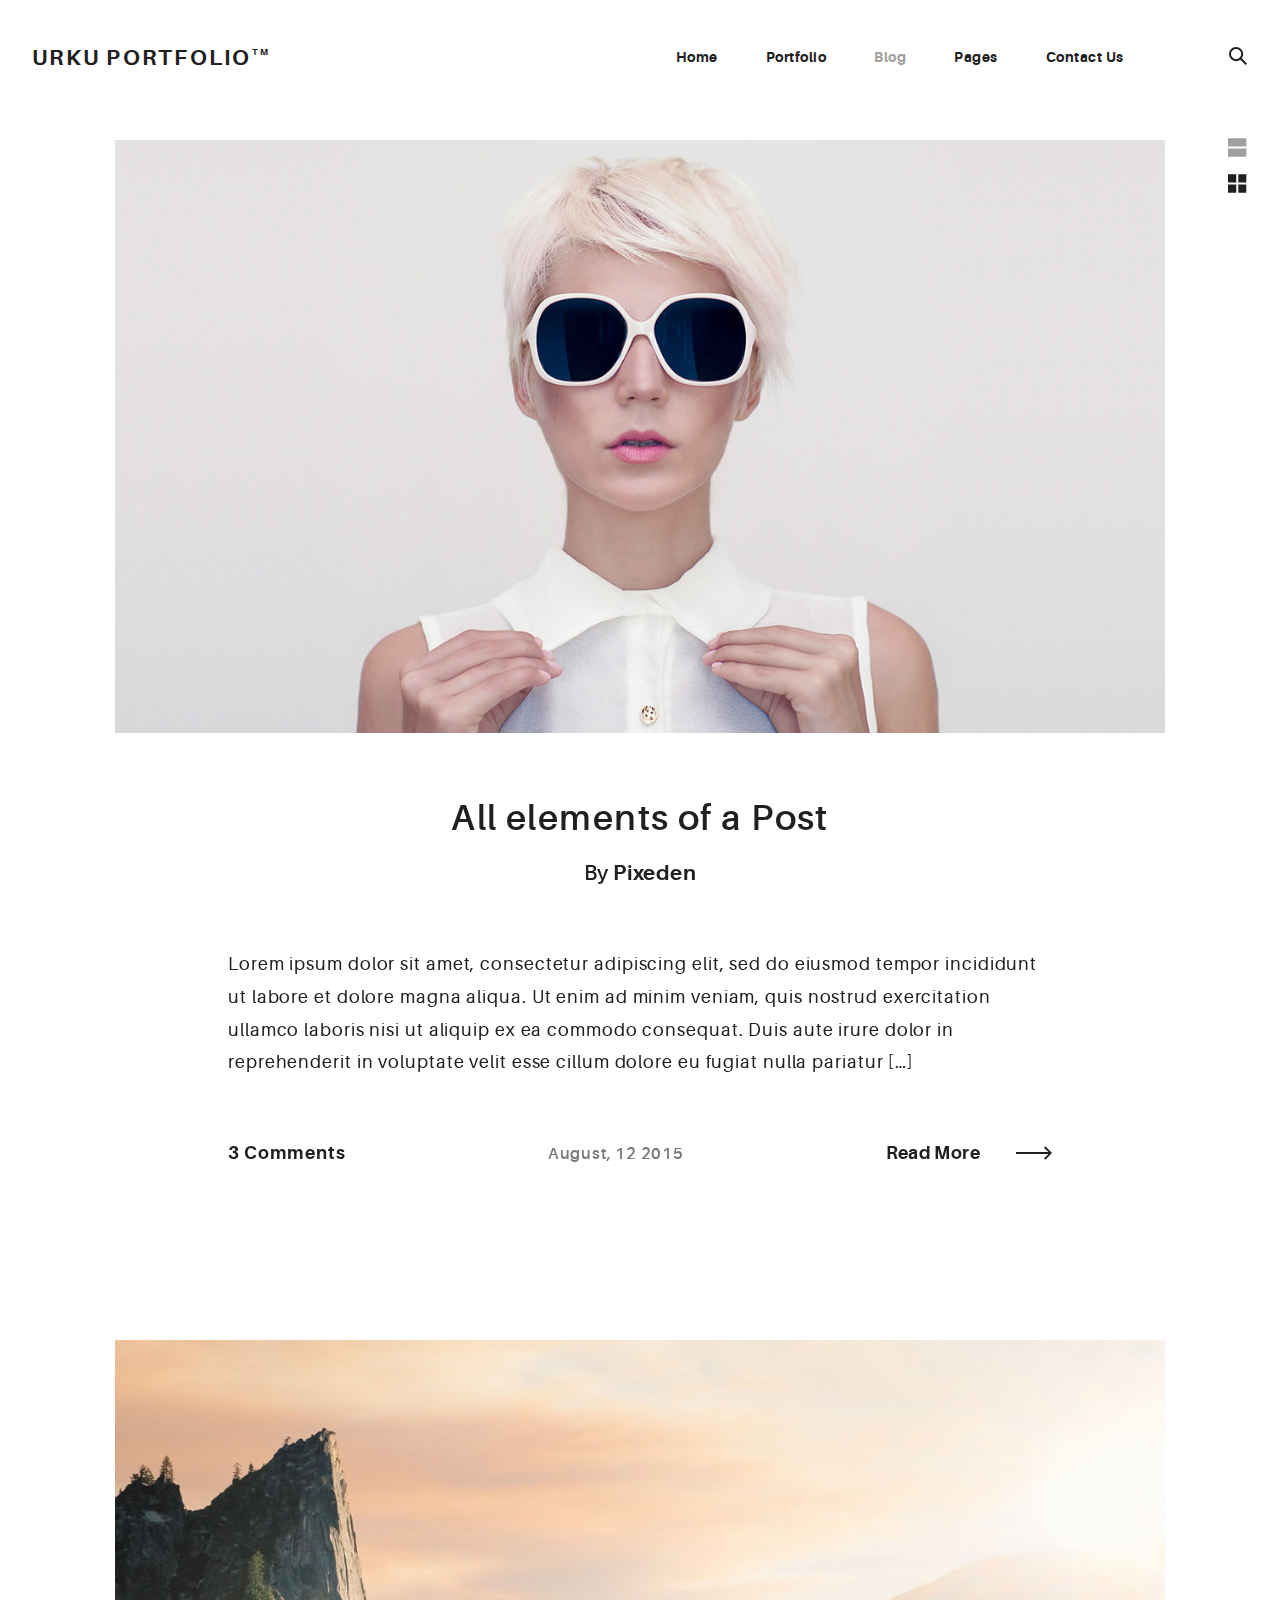
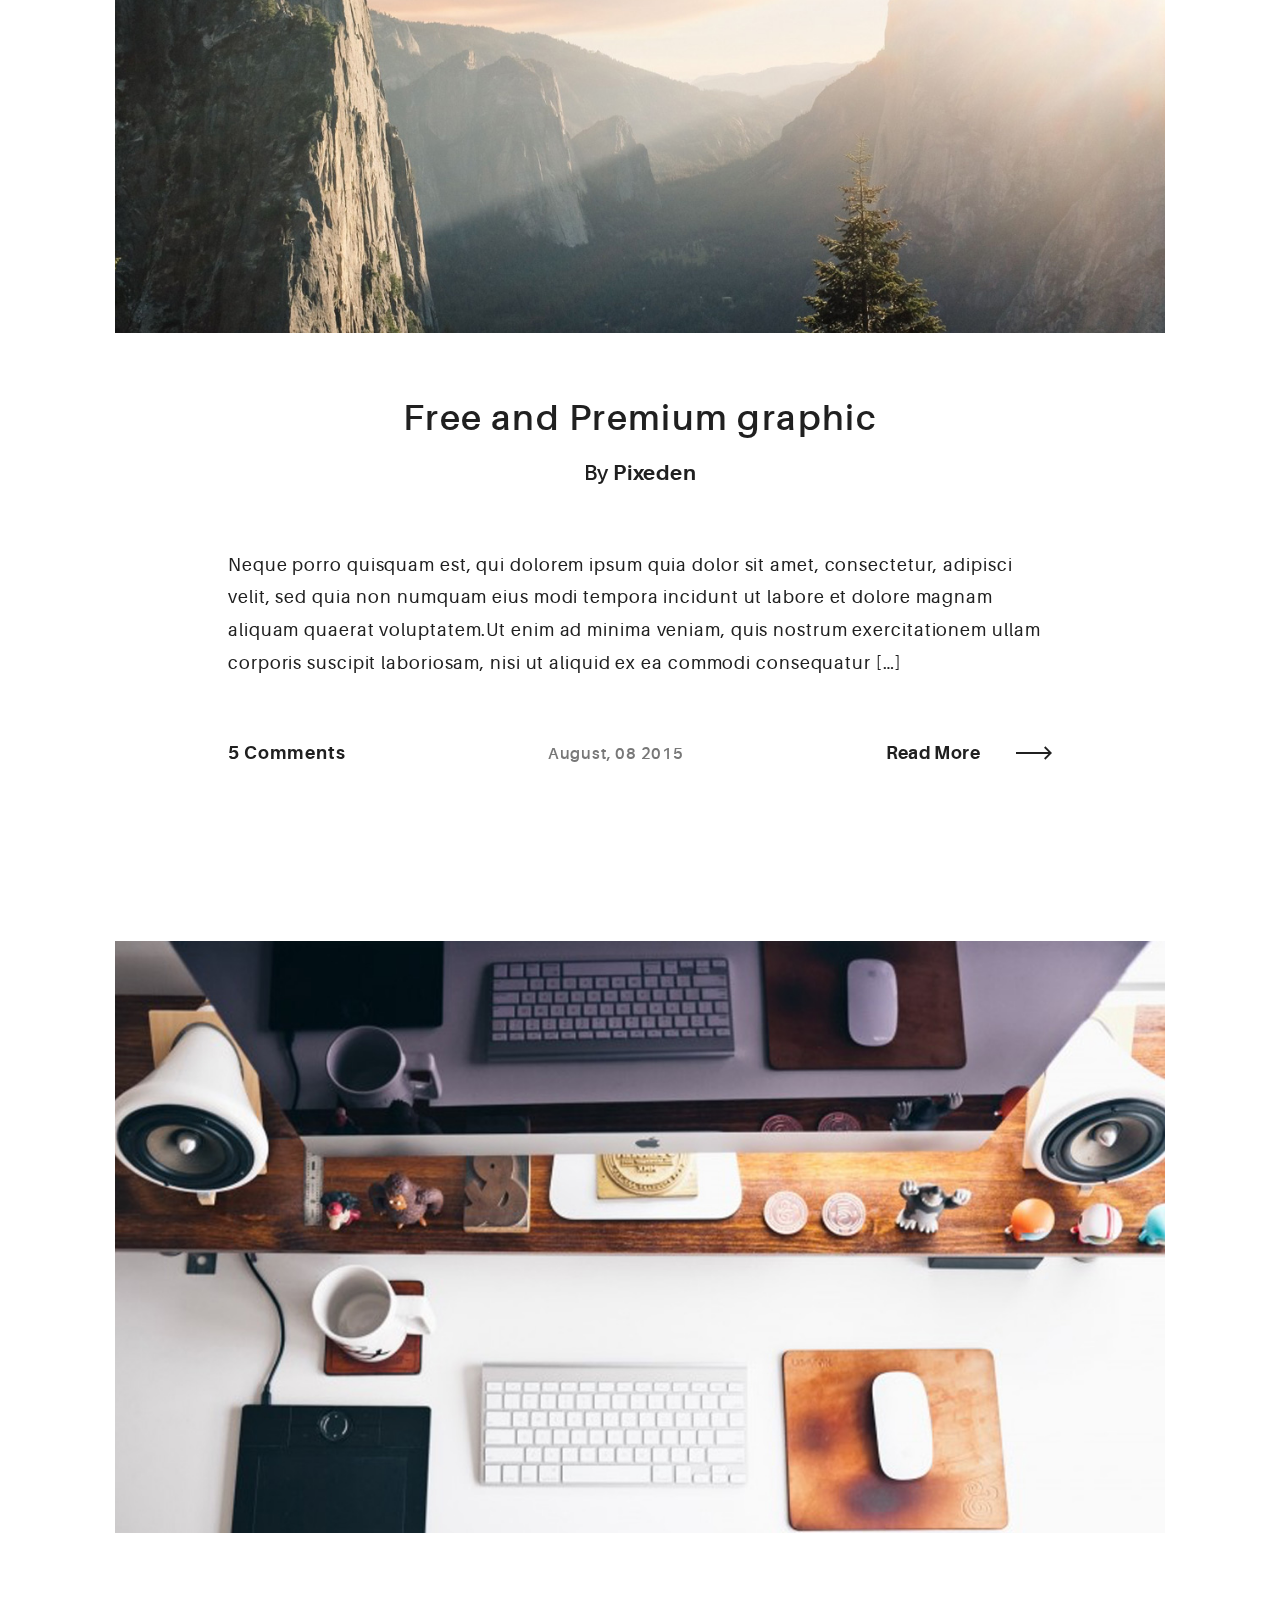
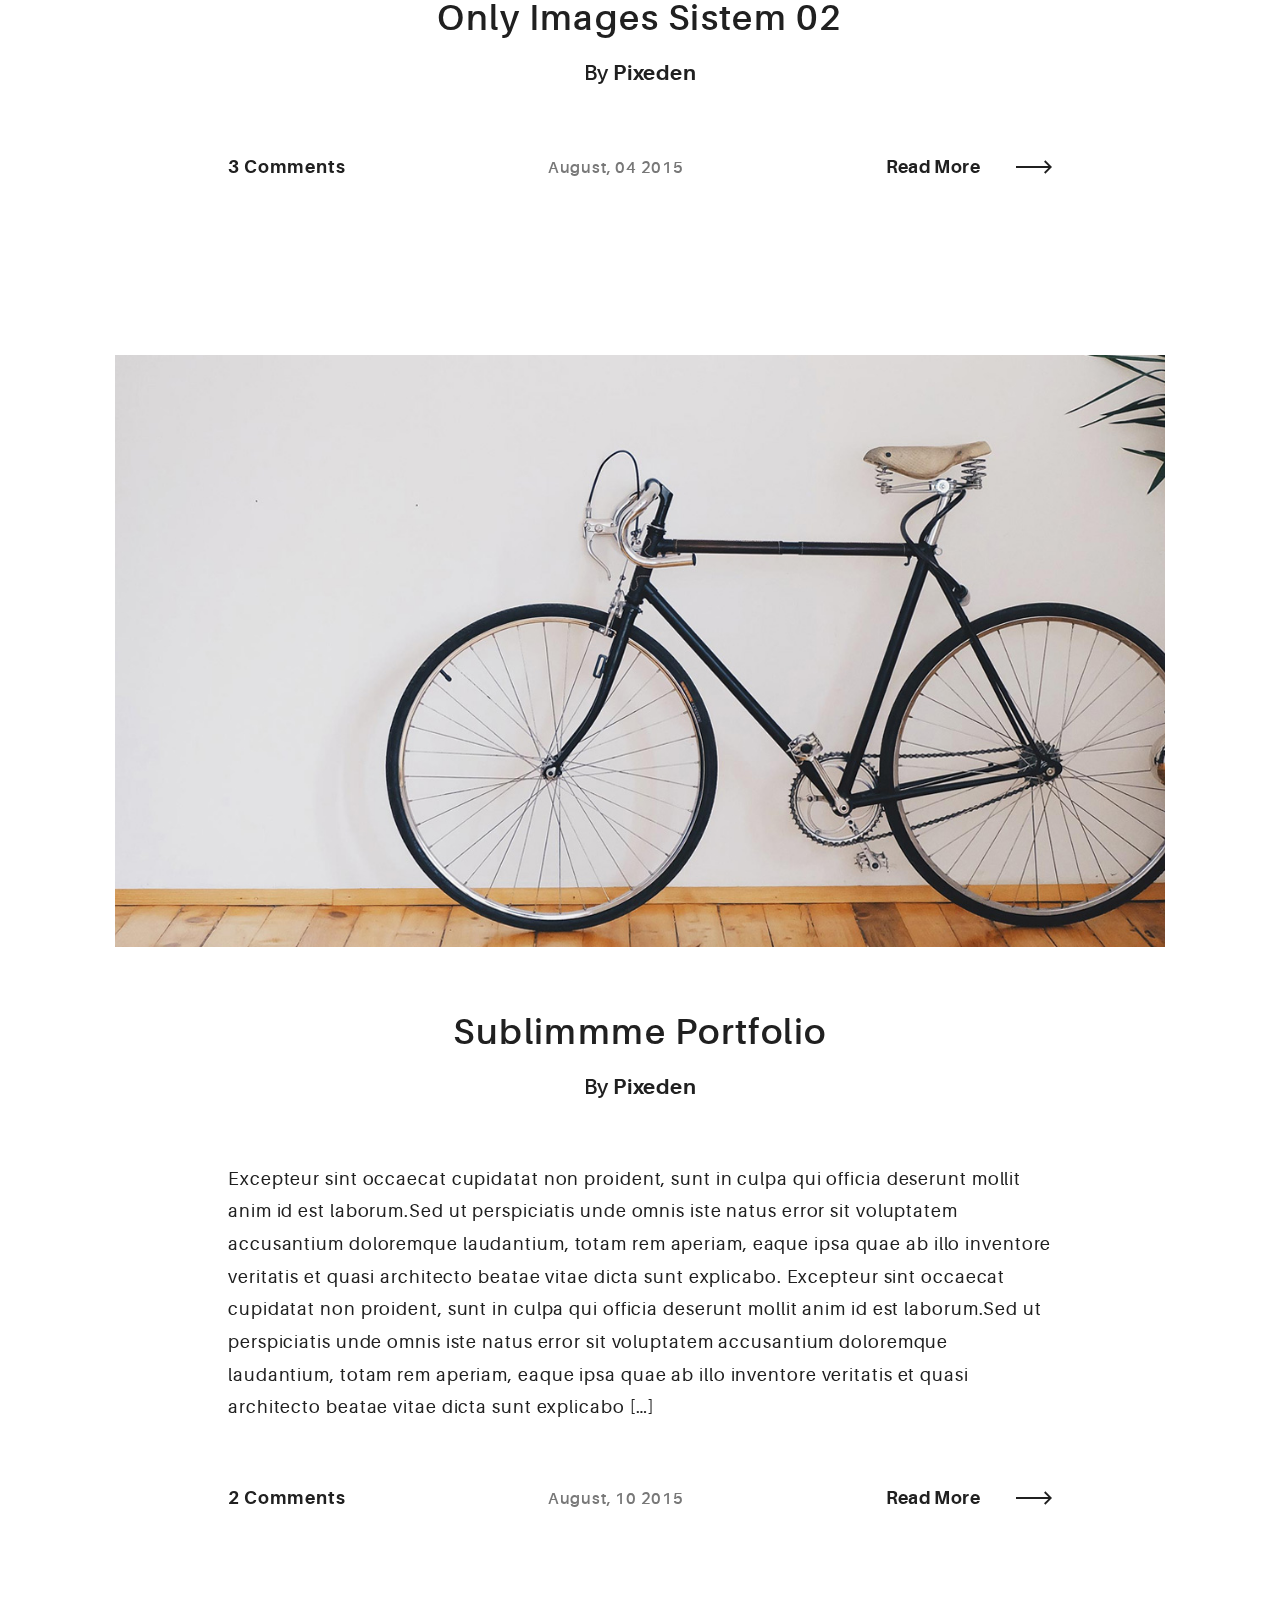
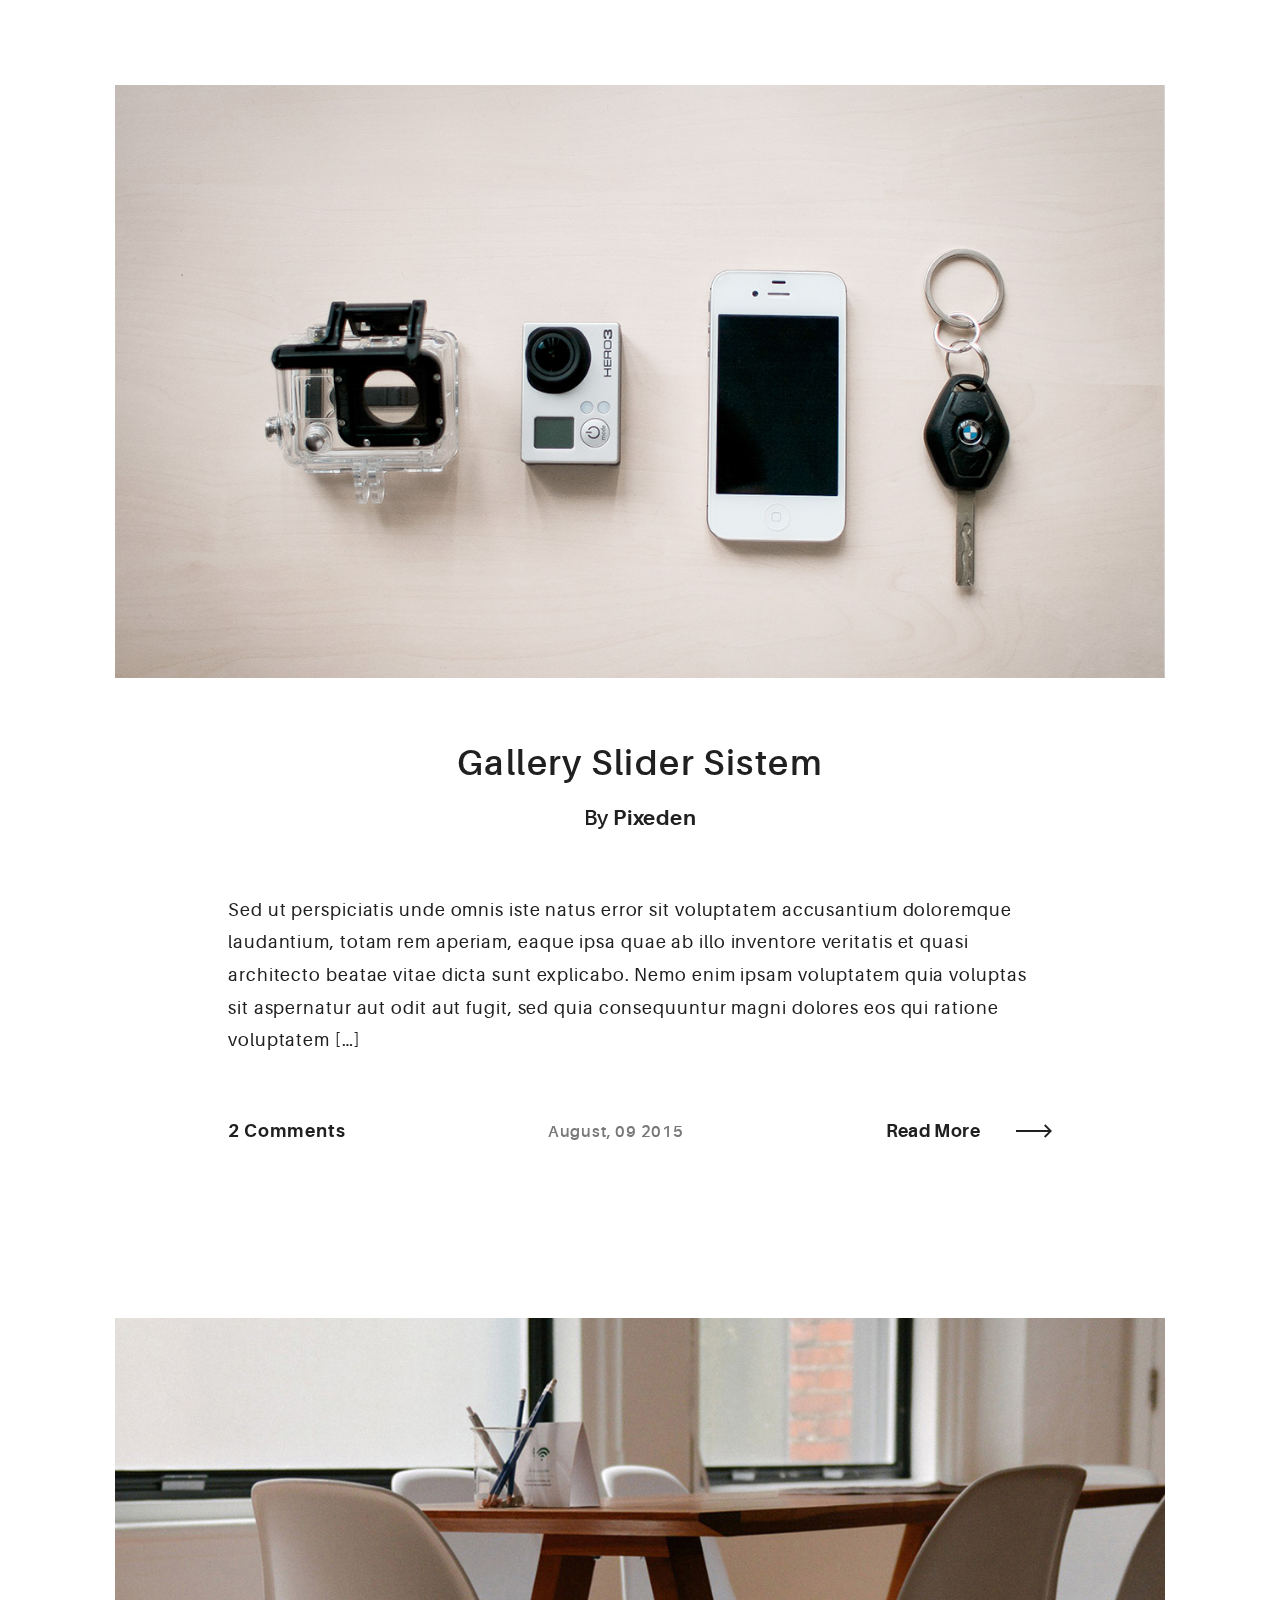
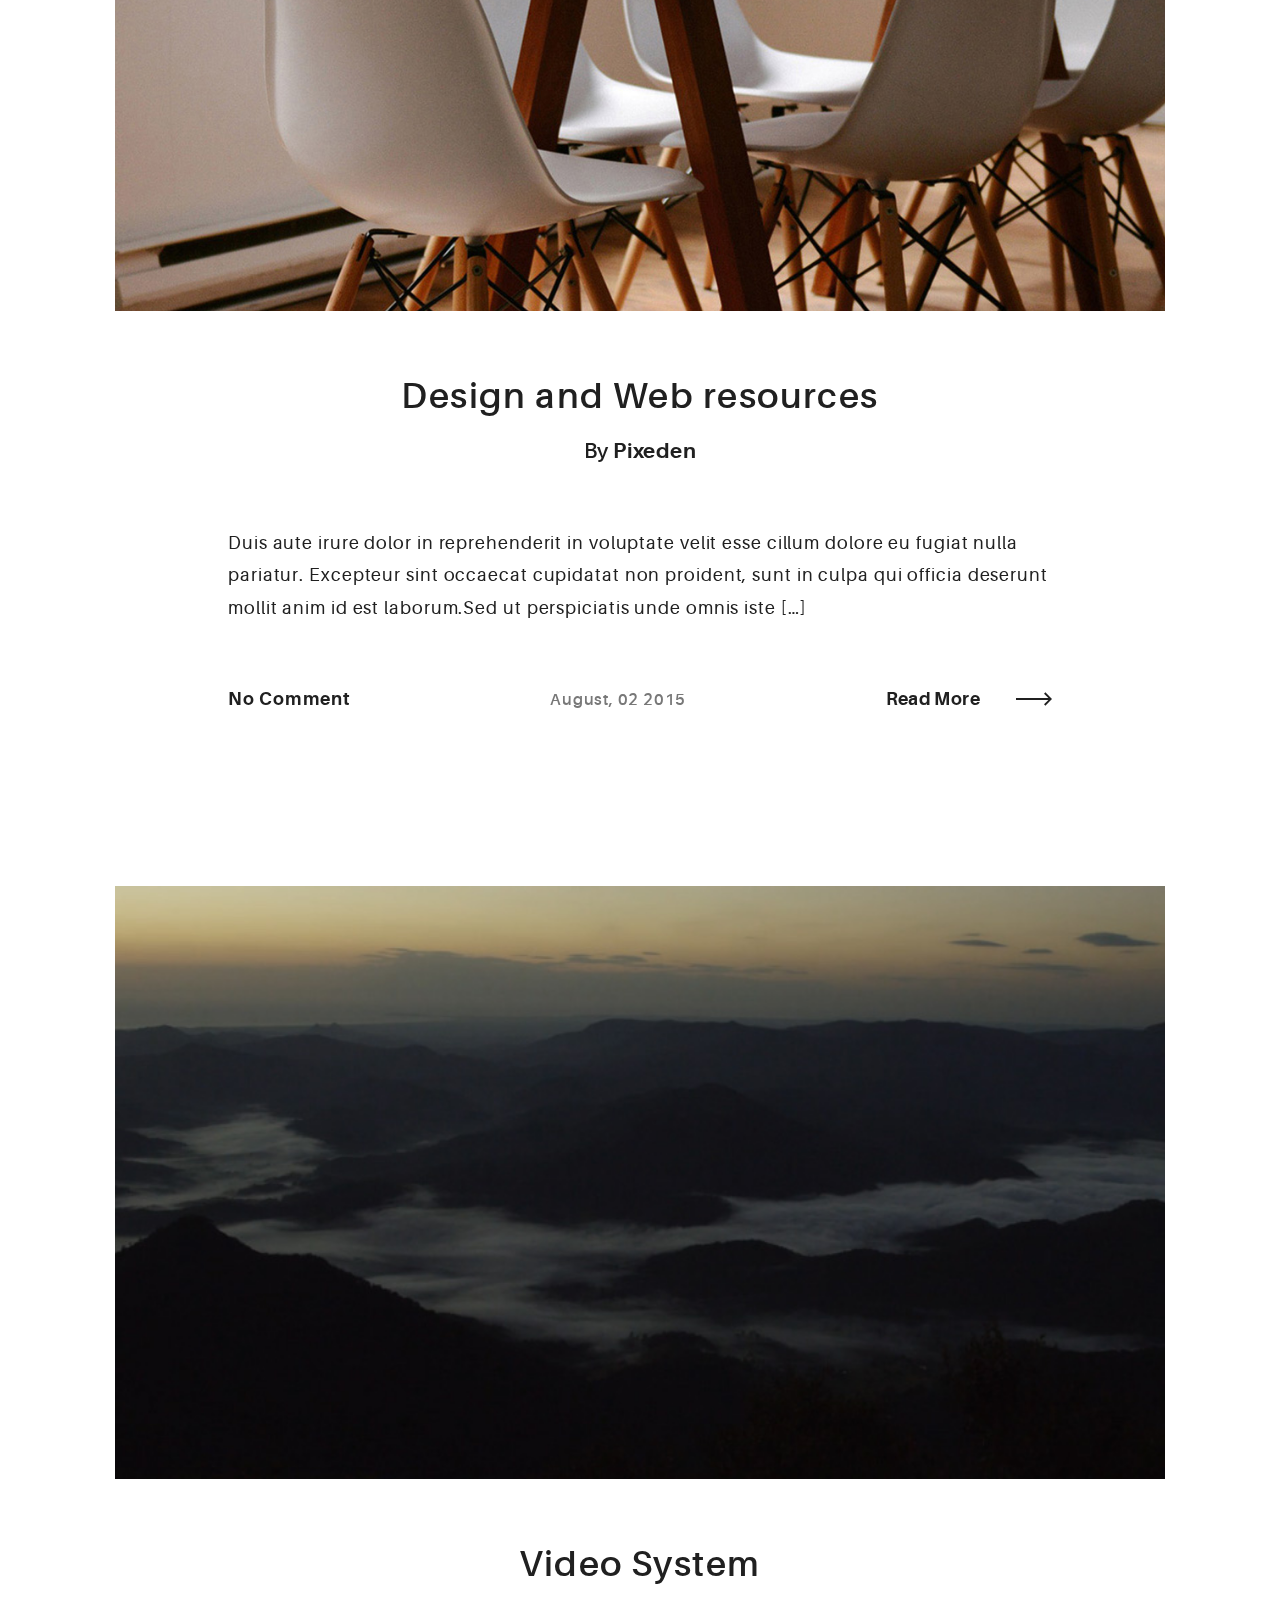
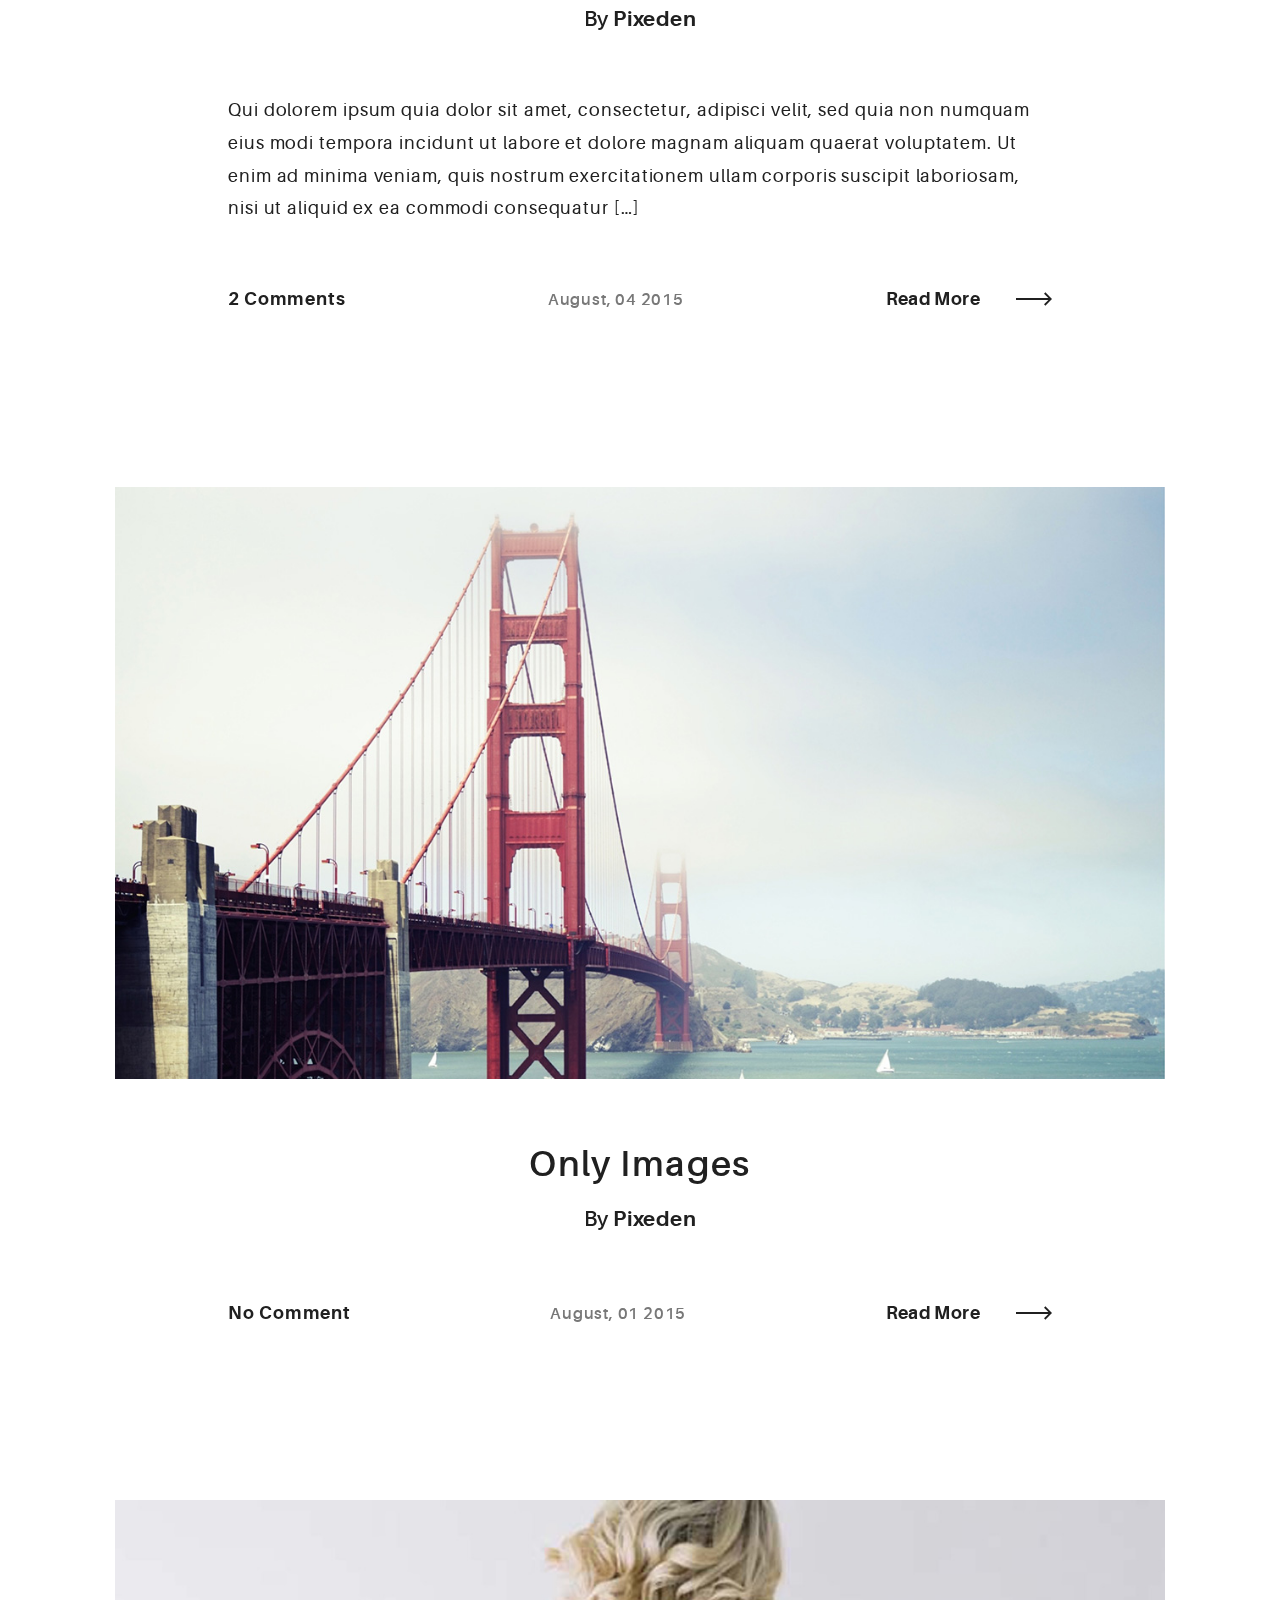
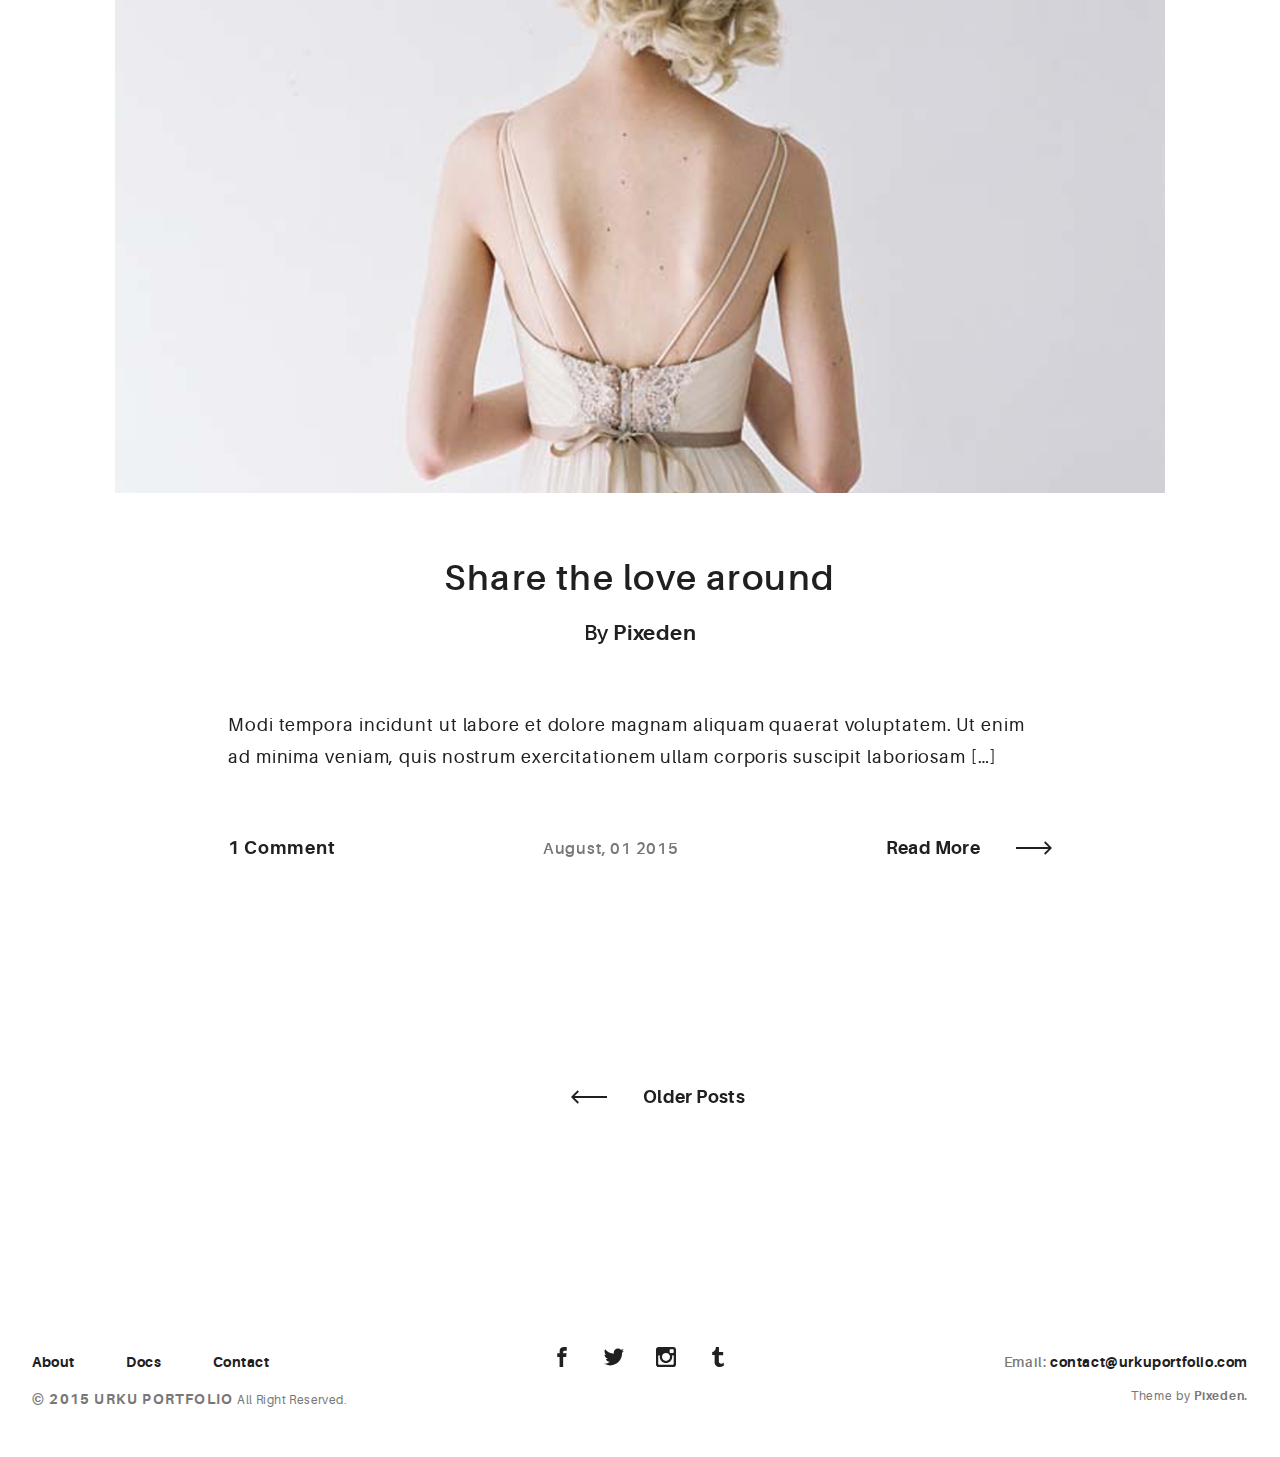
<file: URKU-Portfolio-Template-HTML5-PIXEDEN-v.1.0.5/HTML/blog.html>
<!DOCTYPE html>
<html>
  <head>
    <meta name="viewport" content="width=device-width, initial-scale=1.0">
    <meta charset="UTF-8">
    <title>Urku Portfolio :: Pixeden</title>
    <link rel="icon" type="image/svg+xml" href="assets/img/urku-ico.svg">
    <link rel="stylesheet" href="assets/css/aurora-pack.min.css">
    <link rel="stylesheet" href="assets/css/aurora-theme-base.min.css">
    <link rel="stylesheet" href="assets/css/urku.css">
  </head>
  <body class="top-fixed">
    <header class="ae-container-fluid ae-container-fluid--full rk-header ">
      <input type="checkbox" id="mobile-menu" class="rk-mobile-menu">
      <label for="mobile-menu">
        <svg>
          <use xlink:href="assets/img/symbols.svg#bar"></use>
        </svg>
        <svg>
          <use xlink:href="assets/img/symbols.svg#bar"></use>
        </svg>
        <svg>
          <use xlink:href="assets/img/symbols.svg#bar"></use>
        </svg>
      </label>
      <div class="ae-container-fluid rk-topbar">
        <h1 class="rk-logo"><a href="index.html">urku portfolio<sup>tm</sup></a></h1>
        <nav class="rk-navigation">
          <ul class="rk-menu">
            <li class="rk-menu__item"><a href="index.html" class="rk-menu__link">Home</a>
            </li>
            <li class="rk-menu__item"><a href="portfolio.html" class="rk-menu__link">Portfolio</a>
              <nav class="rk-menu__sub">
                <ul class="rk-container">
                  <li class="rk-menu__item"><a href="portfolio.html" class="rk-menu__link">Flex</a></li>
                  <li class="rk-menu__item"><a href="portfolio-alt.html" class="rk-menu__link">Switch</a></li>
                  <li class="rk-menu__item"><a href="portfolio-raw.html" class="rk-menu__link">Static</a></li>
                  <li class="rk-menu__item"><a href="portfolio-masonry.html" class="rk-menu__link">Masonry</a></li>
                </ul>
              </nav>
            </li>
            <li class="active rk-menu__item"><a href="blog.html" class="rk-menu__link">Blog</a>
            </li>
            <li class="rk-menu__item"><a href="#0" class="rk-menu__link">Pages</a>
              <nav class="rk-menu__sub">
                <ul class="rk-container">
                  <li class="rk-menu__item"><a href="about.html" class="rk-menu__link">About</a></li>
                  <li class="rk-menu__item"><a href="documentation.html" class="rk-menu__link">Documentation</a></li>
                  <li class="rk-menu__item"><a href="design-styles.html" class="rk-menu__link">Design Styles</a></li>
                </ul>
              </nav>
            </li>
            <li class="rk-menu__item"><a href="contact.html" class="rk-menu__link">Contact Us</a>
            </li>
          </ul>
          <form class="rk-search">
            <input type="text" placeholder="Search" id="urku-search" class="rk-search-field">
            <label for="urku-search">
              <svg>
                <use xlink:href="assets/img/symbols.svg#icon-search"></use>
              </svg>
            </label>
          </form>
        </nav>
      </div>
    </header>
    <section class="ae-container-fluid rk-main">
      <input type="radio" name="layout-ctrl" checked id="layout-base" class="layout-ctrl-input">
      <div class="ae-container-fluid rk-layout-ctrl-cont">
        <label for="layout-base" class="rk-layout-ctrl">
          <svg>
            <use xlink:href="assets/img/symbols.svg#icon-view-full"></use>
          </svg>
        </label>
      </div>
      <input type="radio" name="layout-ctrl" id="layout-grid" class="layout-ctrl-input">
      <div class="ae-container-fluid rk-layout-ctrl-cont">
        <label for="layout-grid" class="rk-layout-ctrl">
          <svg>
            <use xlink:href="assets/img/symbols.svg#icon-view-alt"></use>
          </svg>
        </label>
      </div>
      <div class="rk-layout-ctrl-mobile  layout-blog">
        <svg viewBox="0 0 9 9" class="layout-mob-1">
          <rect width="100%" height="100%" fill="currentColor"></rect>
        </svg>
        <svg viewBox="0 0 9 9" class="layout-mob-2">
          <rect width="100%" height="100%" fill="currentColor"></rect>
        </svg>
        <svg viewBox="0 0 9 9" class="layout-mob-3">
          <rect width="100%" height="100%" fill="currentColor"></rect>
        </svg>
        <svg viewBox="0 0 9 9" class="layout-mob-4">
          <rect width="100%" height="100%" fill="currentColor"></rect>
        </svg>
      </div>
      <section class="ae-container-fluid ae-container-fluid--inner rk-blog">
        <div class="rk-blog__items">
          <div class="rk-blog__item">
            <div class="post-img post-1 rk-landscape-alt rk-tosquare">
              <div class="item-meta">
                <p><a href="blog-post.html" class="arrow-button">Read More<span class="arrow-cont">
                      <svg>
                        <use xlink:href="assets/img/symbols.svg#arrow"></use>
                      </svg></span></a></p>
              </div>
            </div>
            <div class="blog-info">
              <h2 class="blog-info__title"> <a href="blog-post.html">All elements of a Post</a></h2>
              <h5 class="blog-info__author">By <a href="blog-post.html" class="ae-u-bolder">Pixeden</a></h5>
              <p class="blog-info__excerpt">Lorem ipsum dolor sit amet, consectetur adipiscing elit, sed do eiusmod tempor incididunt ut labore et dolore magna aliqua. Ut enim ad minim veniam, quis nostrud exercitation ullamco laboris nisi ut aliquip ex ea commodo consequat. Duis aute irure dolor <span>in reprehenderit in voluptate velit esse cillum dolore eu fugiat nulla pariatur</span></p>
            </div>
            <div class="blog-meta"><a href="blog-post.html" class="ae-u-bolder blog-meta__comments">3 Comments</a><span class="ae-kappa ae-u-bold blog-meta__date">August, 12 2015</span><a href="#0" class="arrow-button blog-meta__read-more">Read More<span class="arrow-cont">
                  <svg>
                    <use xlink:href="assets/img/symbols.svg#arrow"></use>
                  </svg></span></a></div>
          </div>
          <div class="rk-blog__item">
            <div class="post-img post-5 rk-landscape-alt rk-toportrait">
              <div class="item-meta">
                <p><a href="blog-post.html" class="arrow-button">Read More<span class="arrow-cont">
                      <svg>
                        <use xlink:href="assets/img/symbols.svg#arrow"></use>
                      </svg></span></a></p>
              </div>
            </div>
            <div class="blog-info">
              <h2 class="blog-info__title"> <a href="blog-post.html"> Free and Premium graphic</a></h2>
              <h5 class="blog-info__author">By <a href="blog-post.html" class="ae-u-bolder">Pixeden</a></h5>
              <p class="blog-info__excerpt">Neque porro quisquam est, qui dolorem ipsum quia dolor sit amet, consectetur, adipisci velit, sed quia non numquam eius modi tempora incidunt ut labore et dolore magnam aliquam quaerat voluptatem.Ut enim ad minima veniam, quis nostrum exercitationem ullam corporis suscipit <span>laboriosam, nisi ut aliquid ex ea commodi consequatur</span></p>
            </div>
            <div class="blog-meta"><a href="blog-post.html" class="ae-u-bolder blog-meta__comments">5 Comments</a><span class="ae-kappa ae-u-bold blog-meta__date">August, 08 2015</span><a href="#0" class="arrow-button blog-meta__read-more">Read More<span class="arrow-cont">
                  <svg>
                    <use xlink:href="assets/img/symbols.svg#arrow"></use>
                  </svg></span></a></div>
          </div>
          <div class="rk-blog__item">
            <div class="post-img post-7 rk-landscape-alt rk-tosquare">
              <div class="item-meta">
                <p><a href="blog-post.html" class="arrow-button">Read More<span class="arrow-cont">
                      <svg>
                        <use xlink:href="assets/img/symbols.svg#arrow"></use>
                      </svg></span></a></p>
              </div>
            </div>
            <div class="blog-info">
              <h2 class="blog-info__title"> <a href="blog-post.html">Only Images Sistem 02</a></h2>
              <h5 class="blog-info__author">By <a href="blog-post.html" class="ae-u-bolder">Pixeden</a></h5>
              <p class="blog-info__excerpt"></p>
            </div>
            <div class="blog-meta"><a href="blog-post.html" class="ae-u-bolder blog-meta__comments">3 Comments</a><span class="ae-kappa ae-u-bold blog-meta__date">August, 04 2015</span><a href="#0" class="arrow-button blog-meta__read-more">Read More<span class="arrow-cont">
                  <svg>
                    <use xlink:href="assets/img/symbols.svg#arrow"></use>
                  </svg></span></a></div>
          </div>
          <div class="rk-blog__item">
            <div class="post-img post-6 rk-landscape-alt rk-toportrait">
              <div class="item-meta">
                <p><a href="blog-post.html" class="arrow-button">Read More<span class="arrow-cont">
                      <svg>
                        <use xlink:href="assets/img/symbols.svg#arrow"></use>
                      </svg></span></a></p>
              </div>
            </div>
            <div class="blog-info">
              <h2 class="blog-info__title"> <a href="blog-post.html">Sublimmme Portfolio</a></h2>
              <h5 class="blog-info__author">By <a href="blog-post.html" class="ae-u-bolder">Pixeden</a></h5>
              <p class="blog-info__excerpt">Excepteur sint occaecat cupidatat non proident, sunt in culpa qui officia deserunt mollit anim id est laborum.Sed ut perspiciatis unde omnis iste natus error sit voluptatem accusantium doloremque laudantium, totam rem aperiam, eaque ipsa quae ab illo inventore veritatis et <span>quasi architecto beatae vitae dicta sunt explicabo. Excepteur sint occaecat cupidatat non proident, sunt in culpa qui officia deserunt mollit anim id est laborum.Sed ut perspiciatis unde omnis iste natus error sit voluptatem accusantium doloremque laudantium, totam rem aperiam, eaque ipsa quae ab illo inventore veritatis et quasi architecto beatae vitae dicta sunt explicabo</span></p>
            </div>
            <div class="blog-meta"><a href="blog-post.html" class="ae-u-bolder blog-meta__comments">2 Comments</a><span class="ae-kappa ae-u-bold blog-meta__date">August, 10 2015</span><a href="#0" class="arrow-button blog-meta__read-more">Read More<span class="arrow-cont">
                  <svg>
                    <use xlink:href="assets/img/symbols.svg#arrow"></use>
                  </svg></span></a></div>
          </div>
          <div class="rk-blog__item">
            <div class="post-img post-2 rk-landscape-alt rk-tosquare">
              <div class="item-meta">
                <p><a href="blog-post.html" class="arrow-button">Read More<span class="arrow-cont">
                      <svg>
                        <use xlink:href="assets/img/symbols.svg#arrow"></use>
                      </svg></span></a></p>
              </div>
            </div>
            <div class="blog-info">
              <h2 class="blog-info__title"> <a href="blog-post.html">Gallery Slider Sistem</a></h2>
              <h5 class="blog-info__author">By <a href="blog-post.html" class="ae-u-bolder">Pixeden</a></h5>
              <p class="blog-info__excerpt">Sed ut perspiciatis unde omnis iste natus error sit voluptatem accusantium doloremque laudantium, totam rem aperiam, eaque ipsa quae ab illo inventore veritatis et quasi architecto beatae vitae dicta sunt explicabo. Nemo enim ipsam voluptatem quia voluptas sit aspernatur aut <span>odit aut fugit, sed quia consequuntur magni dolores eos qui ratione voluptatem</span></p>
            </div>
            <div class="blog-meta"><a href="blog-post.html" class="ae-u-bolder blog-meta__comments">2 Comments</a><span class="ae-kappa ae-u-bold blog-meta__date">August, 09 2015</span><a href="#0" class="arrow-button blog-meta__read-more">Read More<span class="arrow-cont">
                  <svg>
                    <use xlink:href="assets/img/symbols.svg#arrow"></use>
                  </svg></span></a></div>
          </div>
          <div class="rk-blog__item">
            <div class="post-img post-8 rk-landscape-alt rk-tosquare">
              <div class="item-meta">
                <p><a href="blog-post.html" class="arrow-button">Read More<span class="arrow-cont">
                      <svg>
                        <use xlink:href="assets/img/symbols.svg#arrow"></use>
                      </svg></span></a></p>
              </div>
            </div>
            <div class="blog-info">
              <h2 class="blog-info__title"> <a href="blog-post.html">Design and Web resources</a></h2>
              <h5 class="blog-info__author">By <a href="blog-post.html" class="ae-u-bolder">Pixeden</a></h5>
              <p class="blog-info__excerpt">Duis aute irure dolor in reprehenderit in voluptate velit esse cillum dolore eu fugiat nulla pariatur. Excepteur sint occaecat cupidatat non proident, sunt in culpa qui officia deserunt mollit anim id est laborum.Sed ut perspiciatis unde omnis iste</p>
            </div>
            <div class="blog-meta"><a href="blog-post.html" class="ae-u-bolder blog-meta__comments">No Comment</a><span class="ae-kappa ae-u-bold blog-meta__date">August, 02 2015</span><a href="#0" class="arrow-button blog-meta__read-more">Read More<span class="arrow-cont">
                  <svg>
                    <use xlink:href="assets/img/symbols.svg#arrow"></use>
                  </svg></span></a></div>
          </div>
          <div class="rk-blog__item">
            <div class="post-img post-3 rk-landscape-alt rk-tosquare">
              <div class="item-meta">
                <p><a href="blog-post.html" class="arrow-button">Read More<span class="arrow-cont">
                      <svg>
                        <use xlink:href="assets/img/symbols.svg#arrow"></use>
                      </svg></span></a></p>
              </div>
            </div>
            <div class="blog-info">
              <h2 class="blog-info__title"> <a href="blog-post.html">Video System</a></h2>
              <h5 class="blog-info__author">By <a href="blog-post.html" class="ae-u-bolder">Pixeden</a></h5>
              <p class="blog-info__excerpt">Qui dolorem ipsum quia dolor sit amet, consectetur, adipisci velit, sed quia non numquam eius modi tempora incidunt ut labore et dolore magnam aliquam quaerat voluptatem. Ut enim ad minima veniam, quis nostrum exercitationem ullam corporis suscipit laboriosam, nisi ut <span>aliquid ex ea commodi consequatur</span></p>
            </div>
            <div class="blog-meta"><a href="blog-post.html" class="ae-u-bolder blog-meta__comments">2 Comments</a><span class="ae-kappa ae-u-bold blog-meta__date">August, 04 2015</span><a href="#0" class="arrow-button blog-meta__read-more">Read More<span class="arrow-cont">
                  <svg>
                    <use xlink:href="assets/img/symbols.svg#arrow"></use>
                  </svg></span></a></div>
          </div>
          <div class="rk-blog__item">
            <div class="post-img post-4 rk-landscape-alt rk-tosquare">
              <div class="item-meta">
                <p><a href="blog-post.html" class="arrow-button">Read More<span class="arrow-cont">
                      <svg>
                        <use xlink:href="assets/img/symbols.svg#arrow"></use>
                      </svg></span></a></p>
              </div>
            </div>
            <div class="blog-info">
              <h2 class="blog-info__title"> <a href="blog-post.html">Only Images</a></h2>
              <h5 class="blog-info__author">By <a href="blog-post.html" class="ae-u-bolder">Pixeden</a></h5>
              <p class="blog-info__excerpt"></p>
            </div>
            <div class="blog-meta"><a href="blog-post.html" class="ae-u-bolder blog-meta__comments">No Comment</a><span class="ae-kappa ae-u-bold blog-meta__date">August, 01 2015</span><a href="#0" class="arrow-button blog-meta__read-more">Read More<span class="arrow-cont">
                  <svg>
                    <use xlink:href="assets/img/symbols.svg#arrow"></use>
                  </svg></span></a></div>
          </div>
          <div class="rk-blog__item">
            <div class="post-img post-9 rk-landscape-alt rk-toportrait">
              <div class="item-meta">
                <p><a href="blog-post.html" class="arrow-button">Read More<span class="arrow-cont">
                      <svg>
                        <use xlink:href="assets/img/symbols.svg#arrow"></use>
                      </svg></span></a></p>
              </div>
            </div>
            <div class="blog-info">
              <h2 class="blog-info__title"> <a href="blog-post.html">Share the love around</a></h2>
              <h5 class="blog-info__author">By <a href="blog-post.html" class="ae-u-bolder">Pixeden</a></h5>
              <p class="blog-info__excerpt">Modi tempora incidunt ut labore et dolore magnam aliquam quaerat voluptatem. Ut enim ad minima veniam, quis nostrum exercitationem ullam corporis suscipit laboriosam</p>
            </div>
            <div class="blog-meta"><a href="blog-post.html" class="ae-u-bolder blog-meta__comments">1 Comment</a><span class="ae-kappa ae-u-bold blog-meta__date">August, 01 2015</span><a href="#0" class="arrow-button blog-meta__read-more">Read More<span class="arrow-cont">
                  <svg>
                    <use xlink:href="assets/img/symbols.svg#arrow"></use>
                  </svg></span></a></div>
          </div>
        </div>
      </section>
      <div class="ae-container-fluid au-pb-4 group-buttons"><a href="#0" class="arrow-button arrow-button--reverse arrow-button--center">Older Posts
          <div class="arrow-cont arrow-cont-rev">
            <svg>
              <use xlink:href="assets/img/symbols.svg#arrow"></use>
            </svg>
          </div></a></div>
    </section>
    <footer class="ae-container-fluid rk-footer ">
      <div class="ae-grid ae-grid--collapse">
        <div class="ae-grid__item item-lg-4 au-xs-ta-center au-lg-ta-left">
          <ul class="rk-menu rk-footer-menu">
            <li class="rk-menu__item"><a href="about.html" class="rk-menu__link">About</a>
            </li>
            <li class="rk-menu__item"><a href="documentation.html" class="rk-menu__link">Docs</a>
            </li>
            <li class="rk-menu__item"><a href="contact.html" class="rk-menu__link">Contact</a>
            </li>
          </ul>
          <p class="rk-footer__text rk-footer__copy "> <span class="ae-u-bold">© </span><span class="ae-u-bolder">2015 URKU PORTFOLIO </span>All Right Reserved.</p>
        </div>
        <div class="ae-grid__item item-lg-4 au-xs-ta-center"><a href="#0" class="rk-social-btn ">
            <svg>
              <use xlink:href="assets/img/symbols.svg#icon-facebook"></use>
            </svg></a><a href="#0" class="rk-social-btn ">
            <svg>
              <use xlink:href="assets/img/symbols.svg#icon-twitter"></use>
            </svg></a><a href="#0" class="rk-social-btn ">
            <svg>
              <use xlink:href="assets/img/symbols.svg#icon-pinterest"></use>
            </svg></a><a href="#0" class="rk-social-btn ">
            <svg>
              <use xlink:href="assets/img/symbols.svg#icon-tumblr"></use>
            </svg></a></div>
        <div class="ae-grid__item item-lg-4 au-xs-ta-center au-lg-ta-right">
          <p class="rk-footer__text rk-footer__contact "> <span class="ae-u-bold">Email: </span><span class="ae-u-bolder"> <a href="#0" class="rk-dark-color ">contact@urkuportfolio.com </a></span></p>
          <p class="rk-footer__text rk-footer__by">Theme by <a href="http://pixeden.com" class="ae-u-bolder">Pixeden.</a></p>
        </div>
      </div>
    </footer>
    <script src="assets/js/svg4everybody.min.js"></script>
    <script>svg4everybody();</script>
  </body>
</html>
</file>
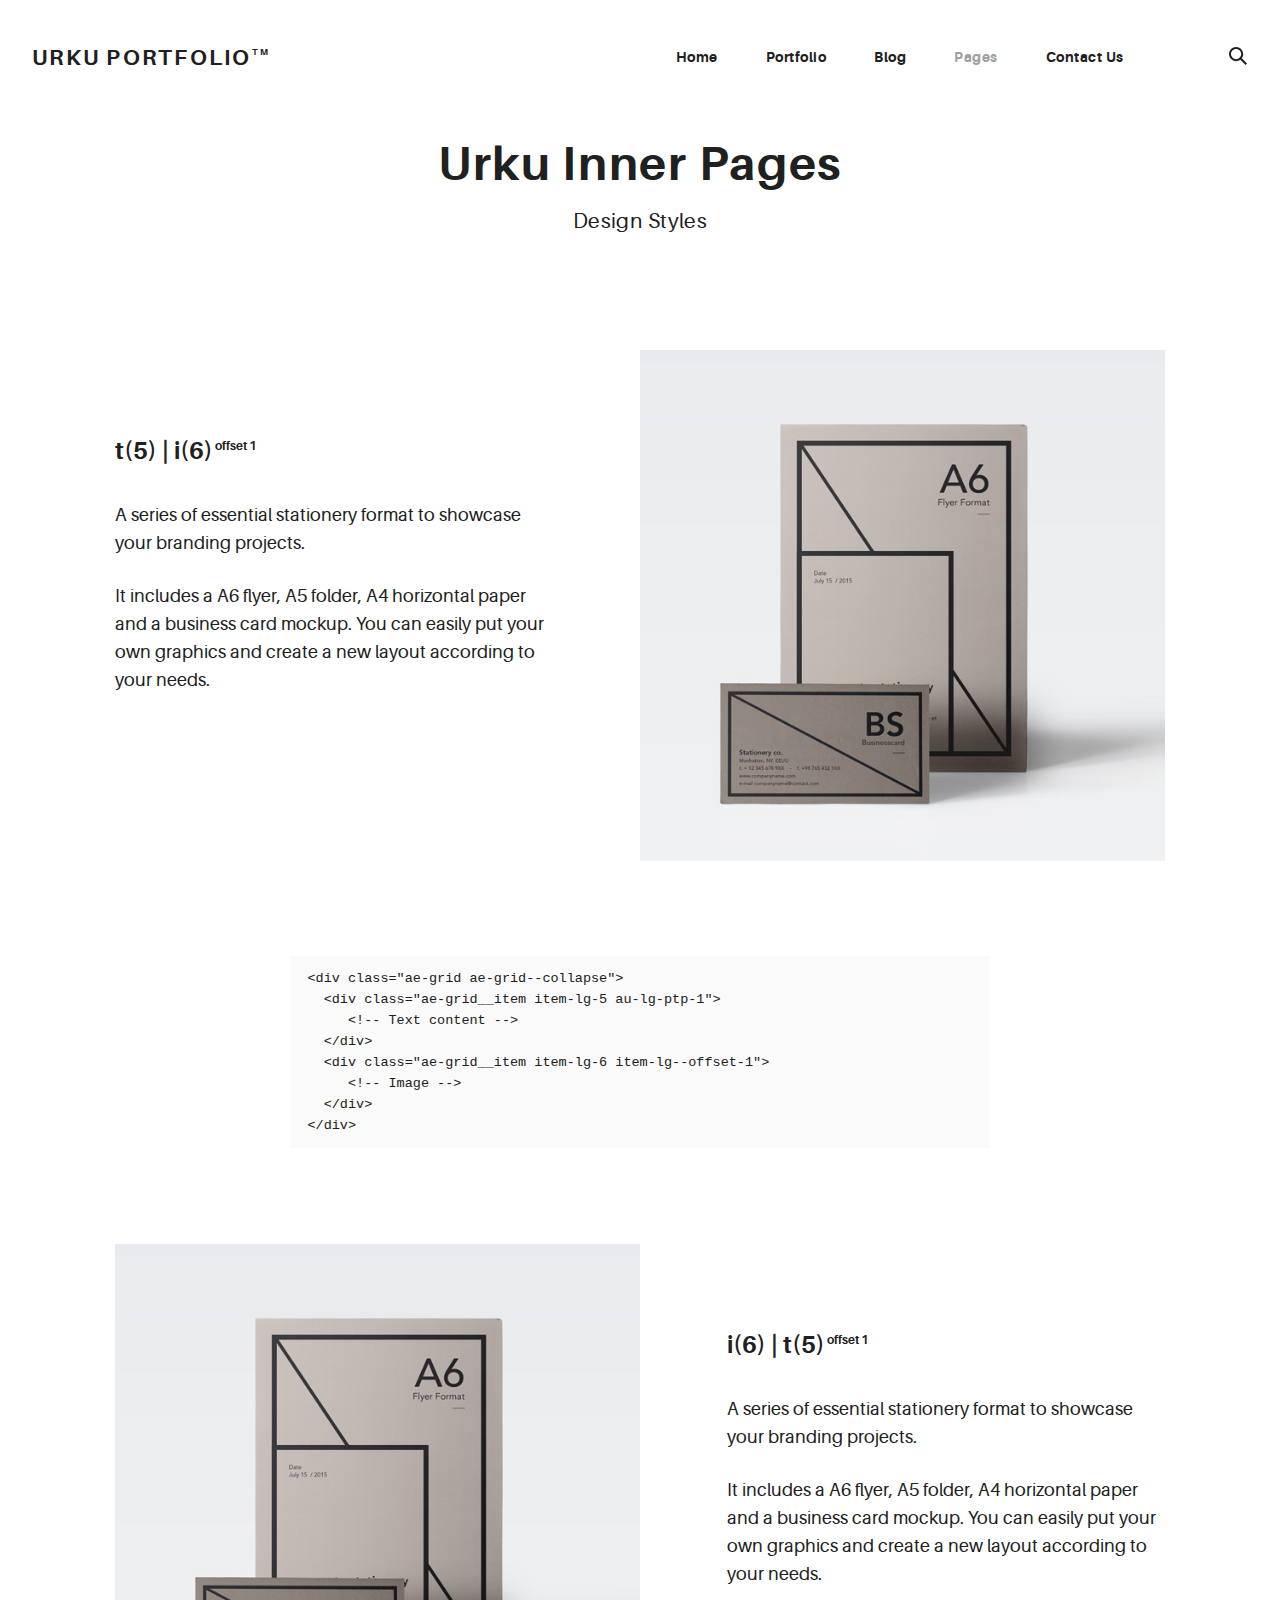
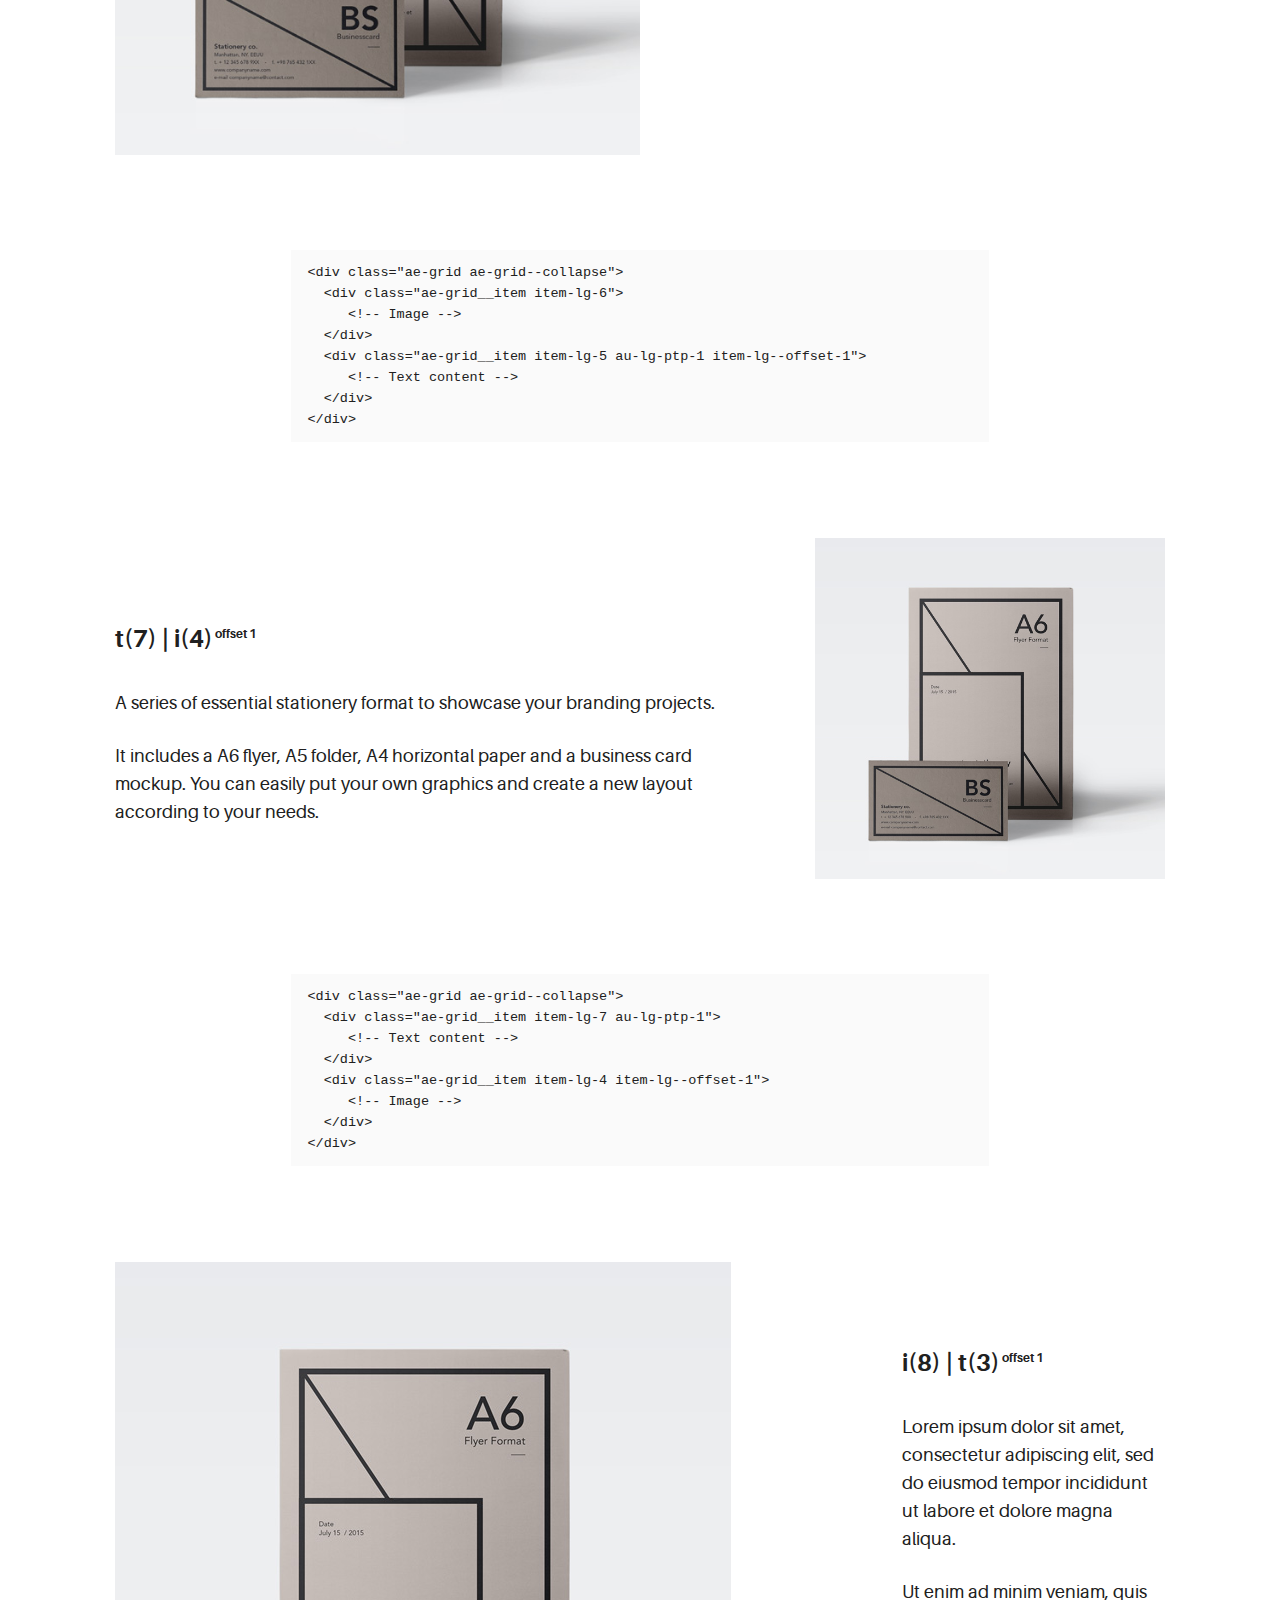
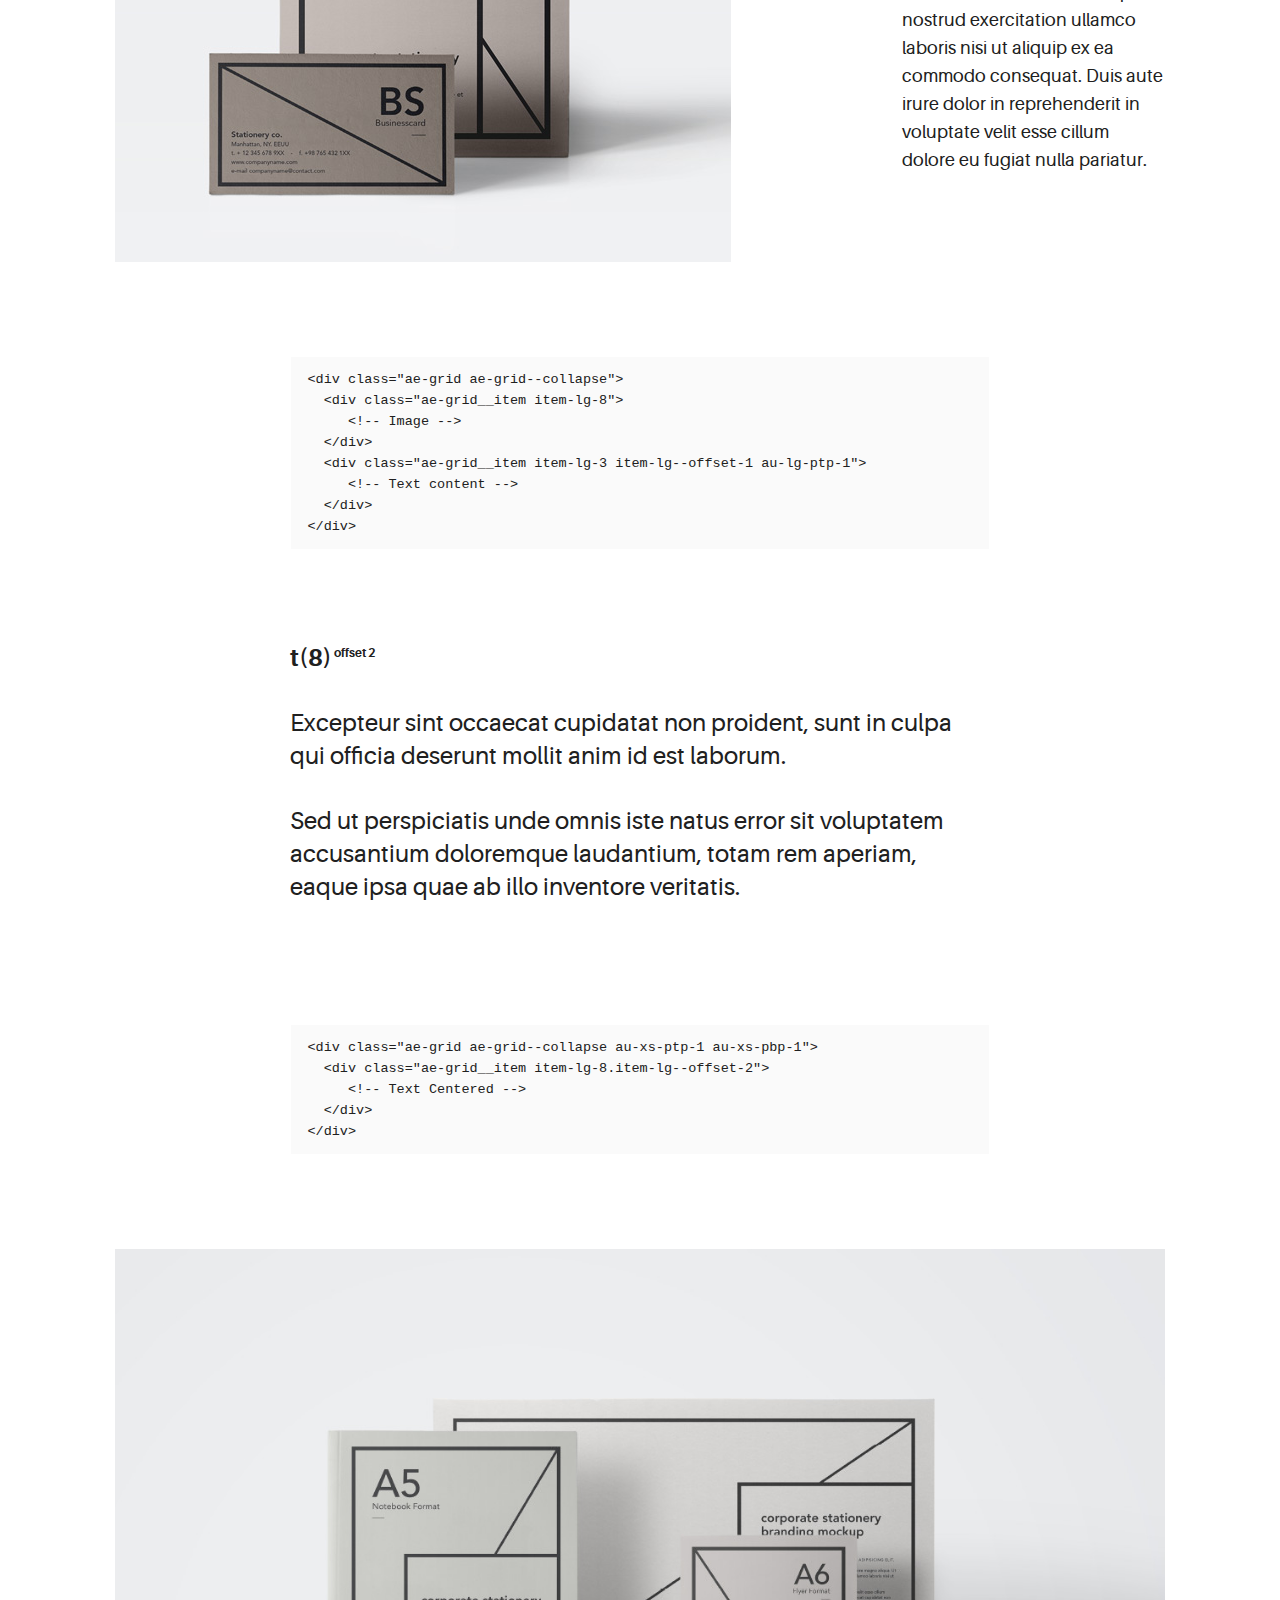
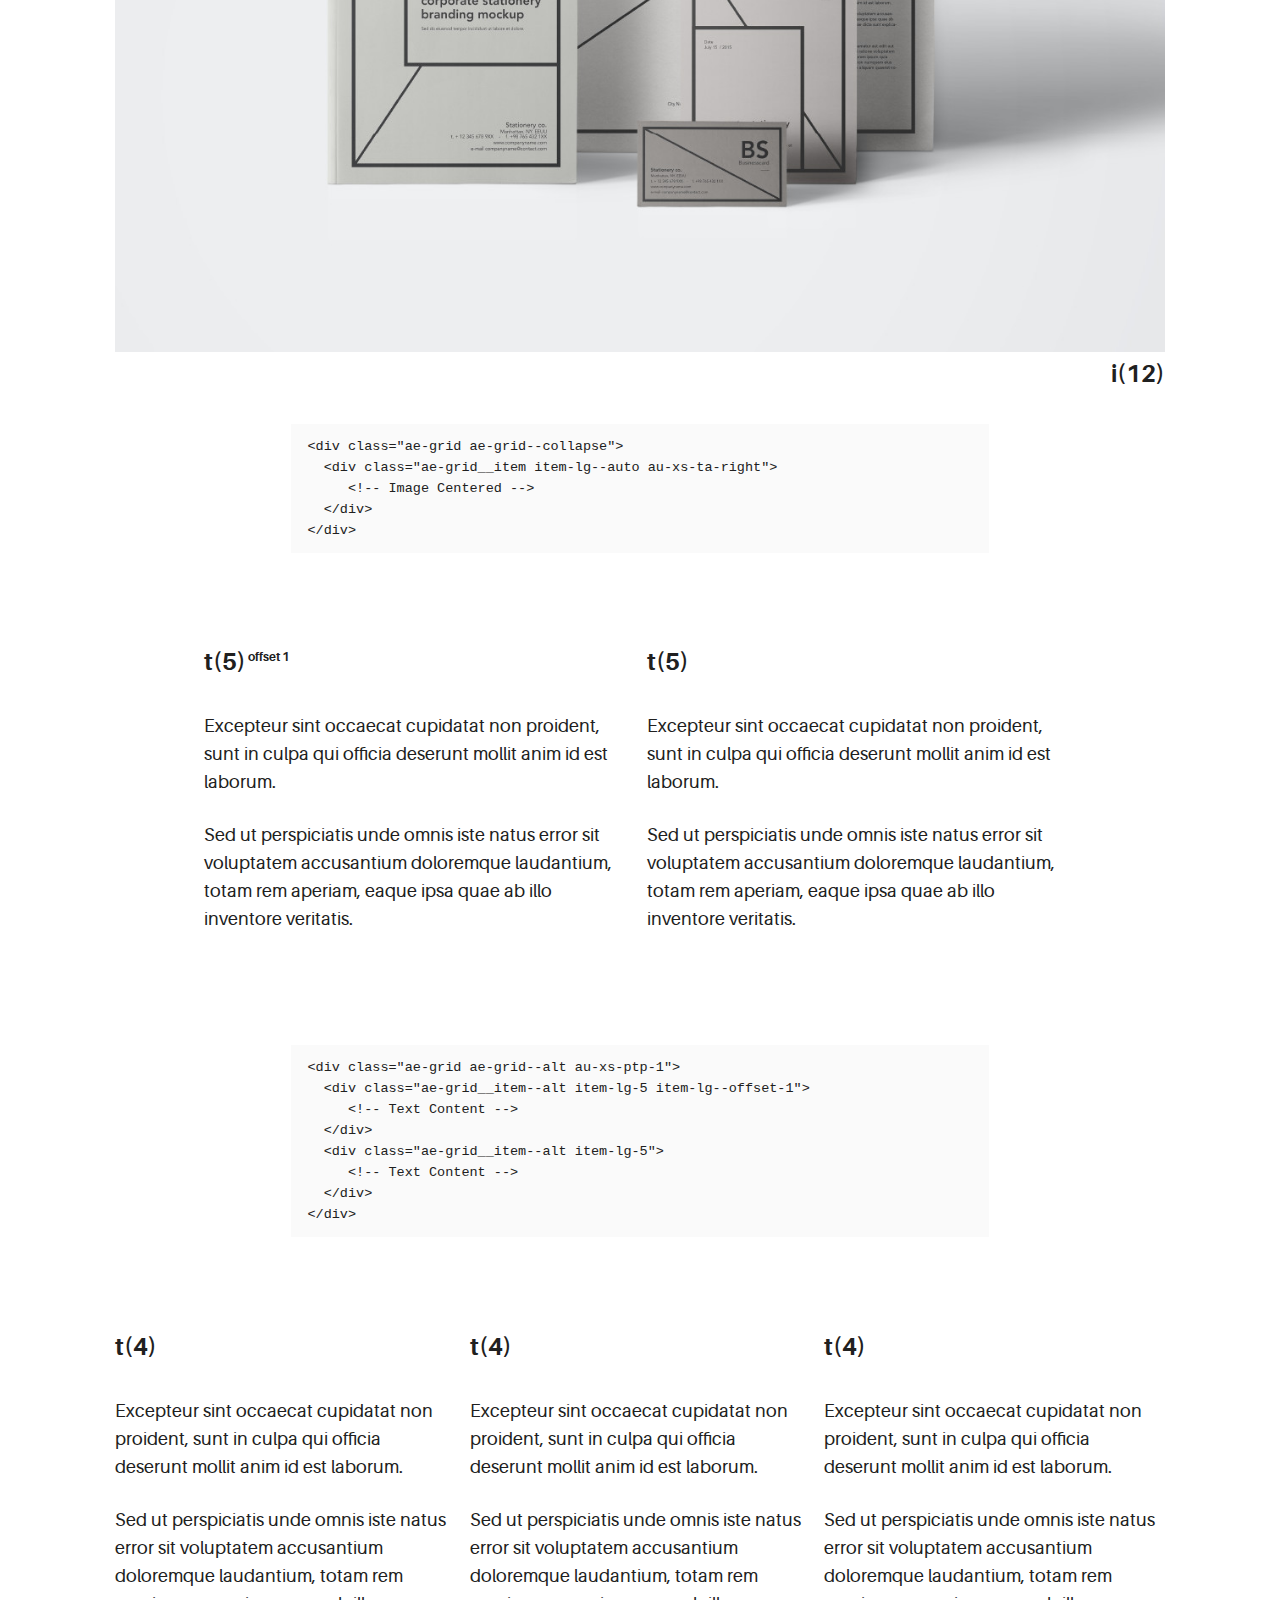
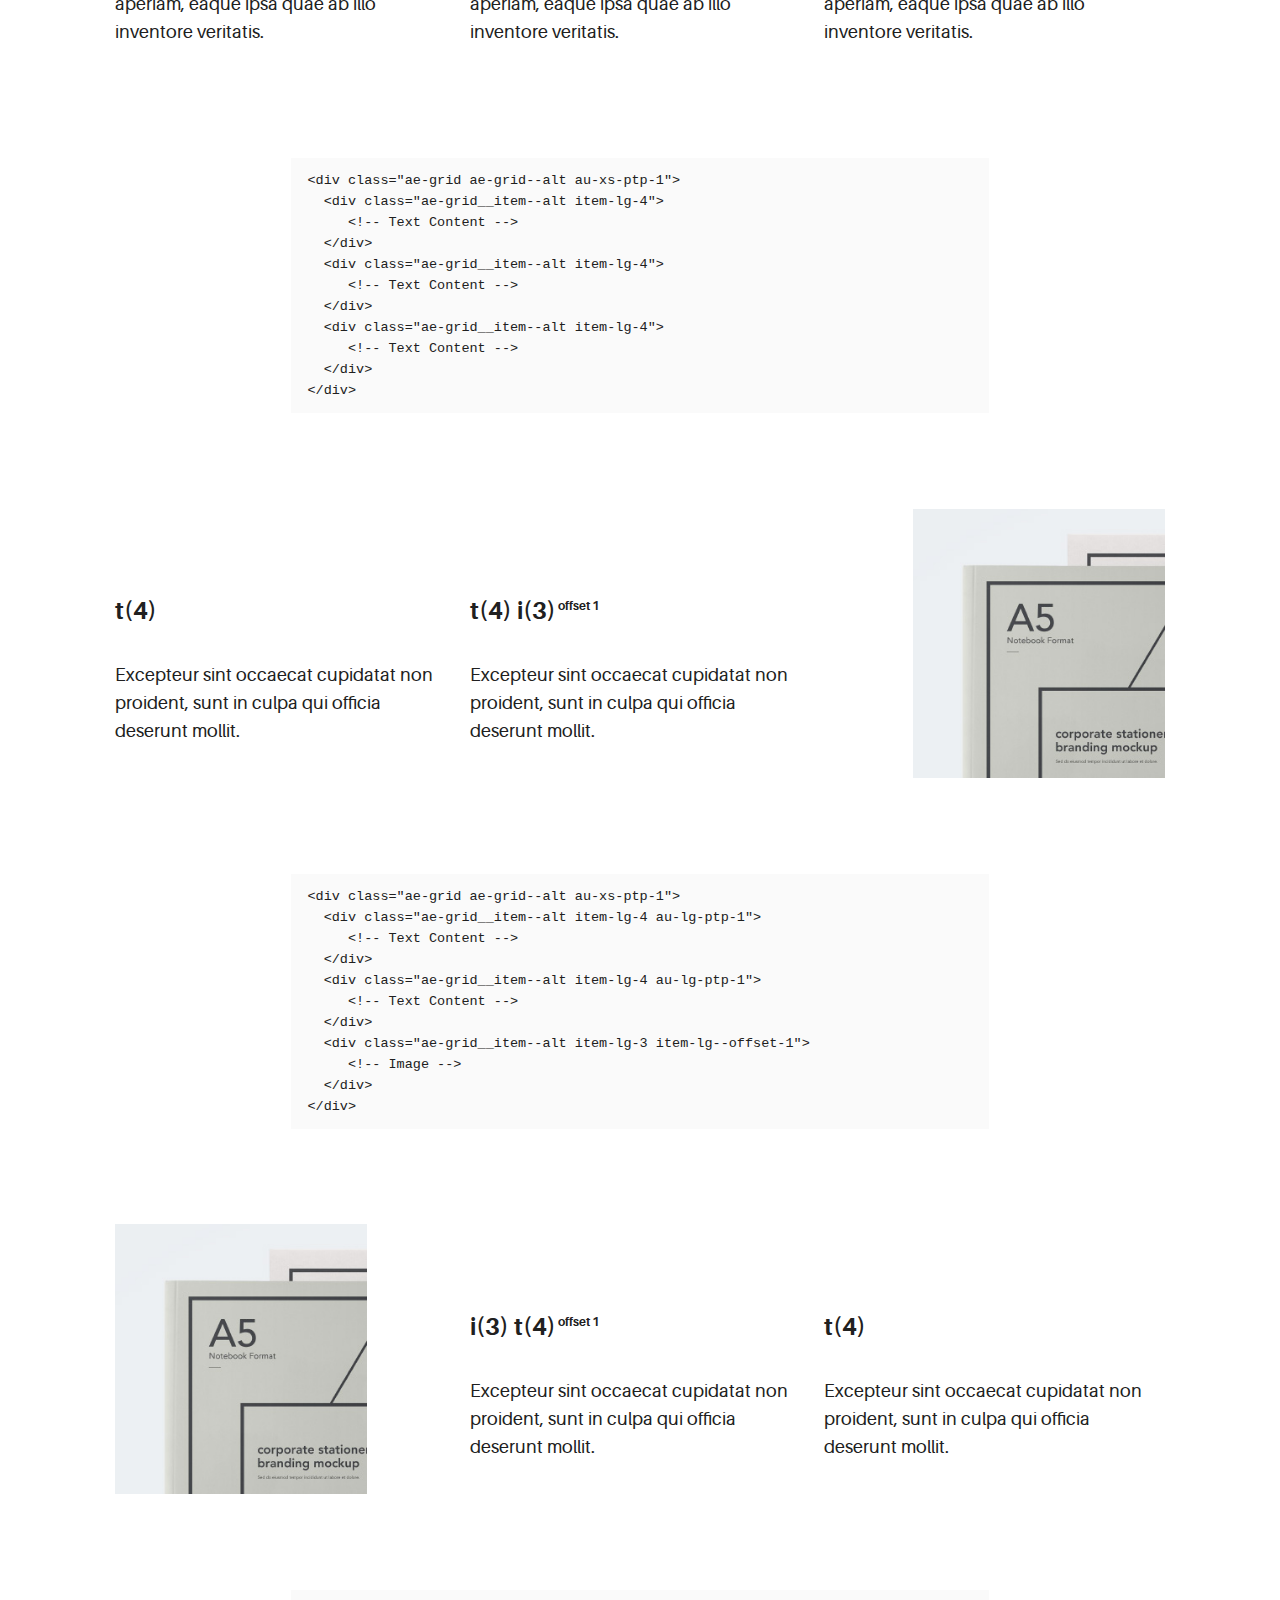
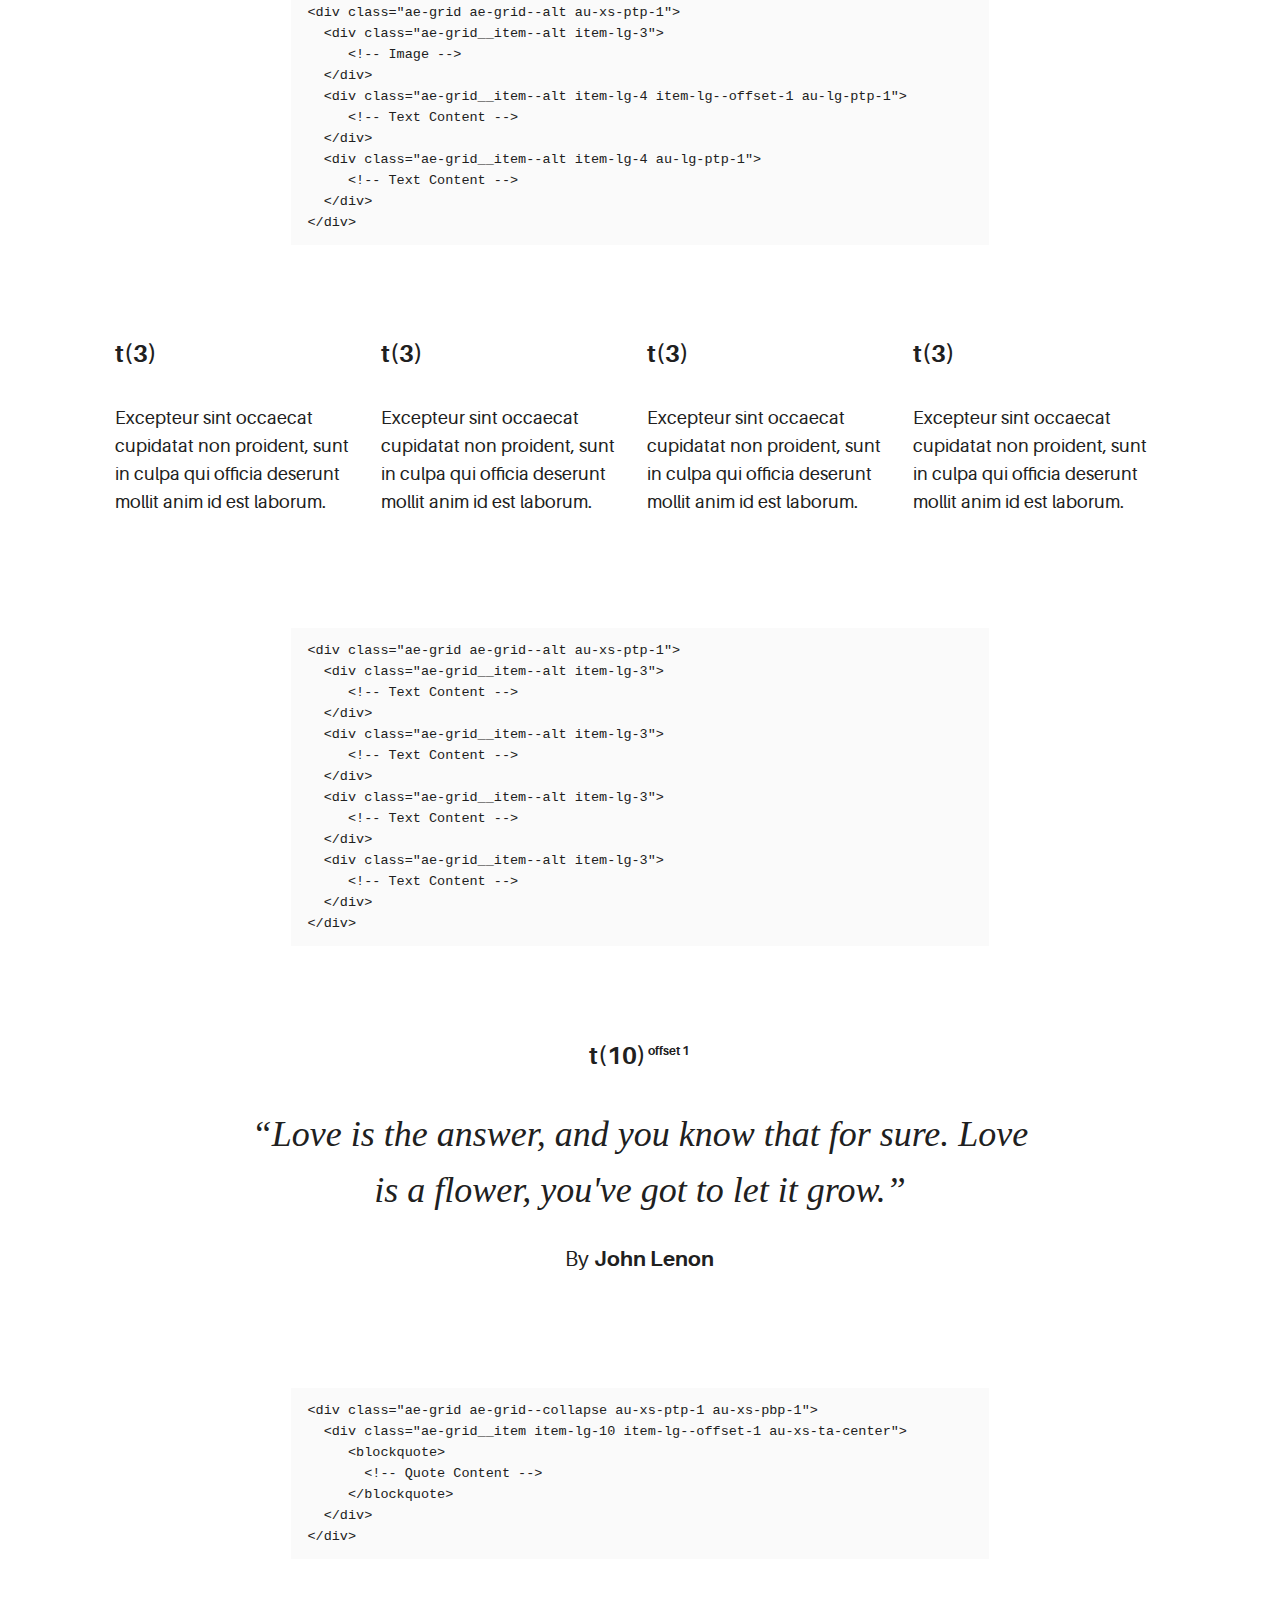
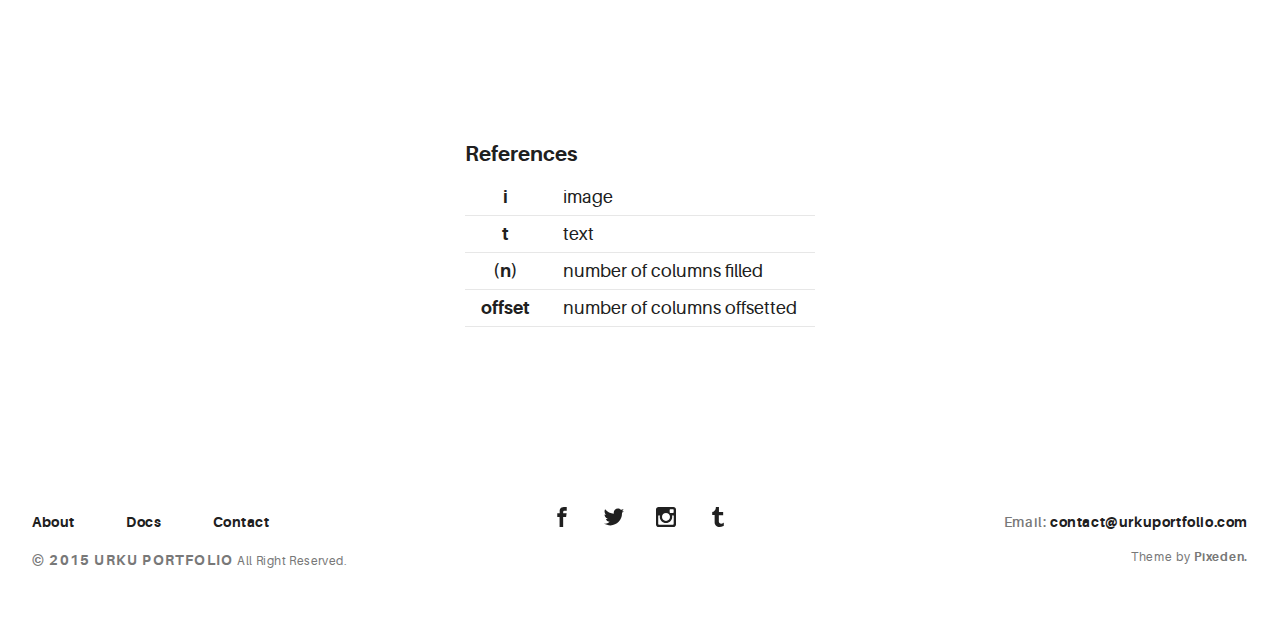
<file: URKU-Portfolio-Template-HTML5-PIXEDEN-v.1.0.5/HTML/design-styles.html>
<!DOCTYPE html>
<html>
  <head>
    <meta name="viewport" content="width=device-width, initial-scale=1.0">
    <meta charset="UTF-8">
    <title>Urku Portfolio :: Pixeden</title>
    <link rel="icon" type="image/svg+xml" href="assets/img/urku-ico.svg">
    <link rel="stylesheet" href="assets/css/aurora-pack.min.css">
    <link rel="stylesheet" href="assets/css/aurora-theme-base.min.css">
    <link rel="stylesheet" href="assets/css/urku.css">
  </head>
  <body class="top-fixed">
    <header class="ae-container-fluid ae-container-fluid--full rk-header ">
      <input type="checkbox" id="mobile-menu" class="rk-mobile-menu">
      <label for="mobile-menu">
        <svg>
          <use xlink:href="assets/img/symbols.svg#bar"></use>
        </svg>
        <svg>
          <use xlink:href="assets/img/symbols.svg#bar"></use>
        </svg>
        <svg>
          <use xlink:href="assets/img/symbols.svg#bar"></use>
        </svg>
      </label>
      <div class="ae-container-fluid rk-topbar">
        <h1 class="rk-logo"><a href="index.html">urku portfolio<sup>tm</sup></a></h1>
        <nav class="rk-navigation">
          <ul class="rk-menu">
            <li class="rk-menu__item"><a href="index.html" class="rk-menu__link">Home</a>
            </li>
            <li class="rk-menu__item"><a href="portfolio.html" class="rk-menu__link">Portfolio</a>
              <nav class="rk-menu__sub">
                <ul class="rk-container">
                  <li class="rk-menu__item"><a href="portfolio.html" class="rk-menu__link">Flex</a></li>
                  <li class="rk-menu__item"><a href="portfolio-alt.html" class="rk-menu__link">Switch</a></li>
                  <li class="rk-menu__item"><a href="portfolio-raw.html" class="rk-menu__link">Static</a></li>
                  <li class="rk-menu__item"><a href="portfolio-masonry.html" class="rk-menu__link">Masonry</a></li>
                </ul>
              </nav>
            </li>
            <li class="rk-menu__item"><a href="blog.html" class="rk-menu__link">Blog</a>
            </li>
            <li class="active rk-menu__item"><a href="#0" class="rk-menu__link">Pages</a>
              <nav class="rk-menu__sub">
                <ul class="rk-container">
                  <li class="rk-menu__item"><a href="about.html" class="rk-menu__link">About</a></li>
                  <li class="rk-menu__item"><a href="documentation.html" class="rk-menu__link">Documentation</a></li>
                  <li class="rk-menu__item"><a href="design-styles.html" class="rk-menu__link">Design Styles</a></li>
                </ul>
              </nav>
            </li>
            <li class="rk-menu__item"><a href="contact.html" class="rk-menu__link">Contact Us</a>
            </li>
          </ul>
          <form class="rk-search">
            <input type="text" placeholder="Search" id="urku-search" class="rk-search-field">
            <label for="urku-search">
              <svg>
                <use xlink:href="assets/img/symbols.svg#icon-search"></use>
              </svg>
            </label>
          </form>
        </nav>
      </div>
    </header>
    <section class="ae-container-fluid ae-container-fluid--full rk-main">
      <div class="item-inside__meta">
        <h1 class="ae-u-bolder rk-portfolio-title ">Urku Inner Pages</h1>
        <p class="ae-theta rk-portfolio-category ">Design Styles</p>
      </div>
      <div class="ae-container-fluid ae-container-fluid--inner">
        <div class="ae-grid ae-grid--collapse au-xs-ptp-1">
          <div class="ae-grid__item item-lg-5 au-lg-ptp-1">
            <h4 class="ae-u-bolder">t(5) | i(6)<sup class="ae-mi"> offset 1</sup></h4>
            <p>A series of essential stationery format to showcase your branding projects. </p>
            <p>It includes a A6 flyer, A5 folder, A4 horizontal paper and a business card mockup. You can easily put your own graphics and create a new layout according to your needs.</p>
          </div>
          <div class="ae-grid__item item-lg-6 item-lg--offset-1"><img src="assets/img/inner-1.jpg" alt="Urku Portfolio"></div>
        </div>
        <div class="ae-grid au-xs-ptp-1">
          <div class="ae-grid__item item-lg-8 item-lg--offset-2">
            <pre><code>&lt;div class=&quot;ae-grid ae-grid--collapse&quot;&gt; 
  &lt;div class=&quot;ae-grid__item item-lg-5 au-lg-ptp-1&quot;&gt;
     &lt;!-- Text content --&gt;
  &lt;/div&gt;
  &lt;div class=&quot;ae-grid__item item-lg-6 item-lg--offset-1&quot;&gt;
     &lt;!-- Image --&gt;
  &lt;/div&gt;
&lt;/div&gt;</code></pre>
          </div>
        </div>
        <div class="ae-grid ae-grid--collapse au-xs-ptp-1">
          <div class="ae-grid__item item-lg-6"><img src="assets/img/inner-1.jpg" alt="Urku Portfolio"></div>
          <div class="ae-grid__item item-lg-5 au-lg-ptp-1 item-lg--offset-1">
            <h4 class="ae-u-bolder">i(6) | t(5)<sup class="ae-mi"> offset 1</sup></h4>
            <p>A series of essential stationery format to showcase your branding projects. </p>
            <p>It includes a A6 flyer, A5 folder, A4 horizontal paper and a business card mockup. You can easily put your own graphics and create a new layout according to your needs.</p>
          </div>
        </div>
        <div class="ae-grid au-xs-ptp-1">
          <div class="ae-grid__item item-lg-8 item-lg--offset-2">
            <pre><code>&lt;div class=&quot;ae-grid ae-grid--collapse&quot;&gt; 
  &lt;div class=&quot;ae-grid__item item-lg-6&quot;&gt;
     &lt;!-- Image --&gt;
  &lt;/div&gt;
  &lt;div class=&quot;ae-grid__item item-lg-5 au-lg-ptp-1 item-lg--offset-1&quot;&gt;
     &lt;!-- Text content --&gt;
  &lt;/div&gt;
&lt;/div&gt;</code></pre>
          </div>
        </div>
        <div class="ae-grid ae-grid--collapse au-xs-ptp-1">
          <div class="ae-grid__item item-lg-7 au-lg-ptp-1">
            <h4 class="ae-u-bolder">t(7) | i(4)<sup class="ae-mi"> offset 1</sup></h4>
            <p>A series of essential stationery format to showcase your branding projects. </p>
            <p>It includes a A6 flyer, A5 folder, A4 horizontal paper and a business card mockup. You can easily put your own graphics and create a new layout according to your needs.</p>
          </div>
          <div class="ae-grid__item item-lg-4 item-lg--offset-1"><img src="assets/img/inner-1.jpg" alt="Urku Portfolio"></div>
        </div>
        <div class="ae-grid au-xs-ptp-1">
          <div class="ae-grid__item item-lg-8 item-lg--offset-2">
            <pre><code>&lt;div class=&quot;ae-grid ae-grid--collapse&quot;&gt; 
  &lt;div class=&quot;ae-grid__item item-lg-7 au-lg-ptp-1&quot;&gt;
     &lt;!-- Text content --&gt;
  &lt;/div&gt;
  &lt;div class=&quot;ae-grid__item item-lg-4 item-lg--offset-1&quot;&gt;
     &lt;!-- Image --&gt;
  &lt;/div&gt;
&lt;/div&gt;</code></pre>
          </div>
        </div>
        <div class="ae-grid ae-grid--collapse au-xs-ptp-1">
          <div class="ae-grid__item item-lg-8"><img src="assets/img/inner-1.jpg" alt="Urku Portfolio"></div>
          <div class="ae-grid__item item-lg-3 item-lg--offset-1 au-lg-ptp-1">
            <h4 class="ae-u-bolder">i(8) | t(3)<sup class="ae-mi"> offset 1</sup></h4>
            <p>Lorem ipsum dolor sit amet, consectetur adipiscing elit, sed do eiusmod tempor incididunt ut labore et dolore magna aliqua. </p>
            <p>Ut enim ad minim veniam, quis nostrud exercitation ullamco laboris nisi ut aliquip ex ea commodo consequat. Duis aute irure dolor in reprehenderit in voluptate velit esse cillum dolore eu fugiat nulla pariatur. </p>
          </div>
        </div>
        <div class="ae-grid au-xs-ptp-1">
          <div class="ae-grid__item item-lg-8 item-lg--offset-2">
            <pre><code>&lt;div class=&quot;ae-grid ae-grid--collapse&quot;&gt; 
  &lt;div class=&quot;ae-grid__item item-lg-8&quot;&gt;
     &lt;!-- Image --&gt;
  &lt;/div&gt;
  &lt;div class=&quot;ae-grid__item item-lg-3 item-lg--offset-1 au-lg-ptp-1&quot;&gt;
     &lt;!-- Text content --&gt;
  &lt;/div&gt;
&lt;/div&gt;</code></pre>
          </div>
        </div>
        <div class="ae-grid ae-grid--collapse au-xs-ptp-1 au-xs-pbp-1">
          <div class="ae-grid__item item-lg-8 item-lg--offset-2">
            <h4 class="ae-u-bolder">t(8)<sup class="ae-mi"> offset 2</sup></h4>
            <p class="ae-eta">Excepteur sint occaecat cupidatat non proident, sunt in culpa qui officia deserunt mollit anim id est laborum.</p>
            <p class="ae-eta">Sed ut perspiciatis unde omnis iste natus error sit voluptatem accusantium doloremque laudantium, totam rem aperiam, eaque ipsa quae ab illo inventore veritatis.</p>
          </div>
        </div>
        <div class="ae-grid">
          <div class="ae-grid__item item-lg-8 item-lg--offset-2">
            <pre><code>&lt;div class=&quot;ae-grid ae-grid--collapse au-xs-ptp-1 au-xs-pbp-1&quot;&gt; 
  &lt;div class=&quot;ae-grid__item item-lg-8.item-lg--offset-2&quot;&gt;
     &lt;!-- Text Centered --&gt;
  &lt;/div&gt;
&lt;/div&gt;</code></pre>
          </div>
        </div>
        <div class="ae-grid ae-grid--collapse au-xs-ptp-1">
          <div class="ae-grid__item item-lg--auto au-xs-ta-right"><img src="assets/img/project-1.jpg" alt="Urku Portfolio">
            <h4 class="ae-u-bolder">i(12)</h4>
          </div>
        </div>
        <div class="ae-grid">
          <div class="ae-grid__item item-lg-8 item-lg--offset-2">
            <pre><code>&lt;div class=&quot;ae-grid ae-grid--collapse&quot;&gt; 
  &lt;div class=&quot;ae-grid__item item-lg--auto au-xs-ta-right&quot;&gt;
     &lt;!-- Image Centered --&gt;
  &lt;/div&gt;
&lt;/div&gt;</code></pre>
          </div>
        </div>
        <div class="ae-grid ae-grid--alt au-xs-ptp-1">
          <div class="ae-grid__item--alt item-lg-5 item-lg--offset-1">
            <h4 class="ae-u-bolder">t(5)<sup class="ae-mi"> offset 1</sup></h4>
            <p>Excepteur sint occaecat cupidatat non proident, sunt in culpa qui officia deserunt mollit anim id est laborum.</p>
            <p>Sed ut perspiciatis unde omnis iste natus error sit voluptatem accusantium doloremque laudantium, totam rem aperiam, eaque ipsa quae ab illo inventore veritatis.</p>
          </div>
          <div class="ae-grid__item--alt item-lg-5">
            <h4 class="ae-u-bolder">t(5)</h4>
            <p>Excepteur sint occaecat cupidatat non proident, sunt in culpa qui officia deserunt mollit anim id est laborum.</p>
            <p>Sed ut perspiciatis unde omnis iste natus error sit voluptatem accusantium doloremque laudantium, totam rem aperiam, eaque ipsa quae ab illo inventore veritatis.</p>
          </div>
        </div>
        <div class="ae-grid au-xs-ptp-1">
          <div class="ae-grid__item item-lg-8 item-lg--offset-2">
            <pre><code>&lt;div class=&quot;ae-grid ae-grid--alt au-xs-ptp-1&quot;&gt; 
  &lt;div class=&quot;ae-grid__item--alt item-lg-5 item-lg--offset-1&quot;&gt;
     &lt;!-- Text Content --&gt;
  &lt;/div&gt;
  &lt;div class=&quot;ae-grid__item--alt item-lg-5&quot;&gt;
     &lt;!-- Text Content --&gt;
  &lt;/div&gt;
&lt;/div&gt;</code></pre>
          </div>
        </div>
        <div class="ae-grid ae-grid--alt au-xs-ptp-1">
          <div class="ae-grid__item--alt item-lg-4">
            <h4 class="ae-u-bolder">t(4)</h4>
            <p>Excepteur sint occaecat cupidatat non proident, sunt in culpa qui officia deserunt mollit anim id est laborum.</p>
            <p>Sed ut perspiciatis unde omnis iste natus error sit voluptatem accusantium doloremque laudantium, totam rem aperiam, eaque ipsa quae ab illo inventore veritatis.</p>
          </div>
          <div class="ae-grid__item--alt item-lg-4">
            <h4 class="ae-u-bolder">t(4)</h4>
            <p>Excepteur sint occaecat cupidatat non proident, sunt in culpa qui officia deserunt mollit anim id est laborum.</p>
            <p>Sed ut perspiciatis unde omnis iste natus error sit voluptatem accusantium doloremque laudantium, totam rem aperiam, eaque ipsa quae ab illo inventore veritatis.</p>
          </div>
          <div class="ae-grid__item--alt item-lg-4">
            <h4 class="ae-u-bolder">t(4)</h4>
            <p>Excepteur sint occaecat cupidatat non proident, sunt in culpa qui officia deserunt mollit anim id est laborum.</p>
            <p>Sed ut perspiciatis unde omnis iste natus error sit voluptatem accusantium doloremque laudantium, totam rem aperiam, eaque ipsa quae ab illo inventore veritatis.</p>
          </div>
        </div>
        <div class="ae-grid au-xs-ptp-1">
          <div class="ae-grid__item item-lg-8 item-lg--offset-2">
            <pre><code>&lt;div class=&quot;ae-grid ae-grid--alt au-xs-ptp-1&quot;&gt; 
  &lt;div class=&quot;ae-grid__item--alt item-lg-4&quot;&gt;
     &lt;!-- Text Content --&gt;
  &lt;/div&gt;
  &lt;div class=&quot;ae-grid__item--alt item-lg-4&quot;&gt;
     &lt;!-- Text Content --&gt;
  &lt;/div&gt;
  &lt;div class=&quot;ae-grid__item--alt item-lg-4&quot;&gt;
     &lt;!-- Text Content --&gt;
  &lt;/div&gt;
&lt;/div&gt;</code></pre>
          </div>
        </div>
        <div class="ae-grid ae-grid--alt au-xs-ptp-1">
          <div class="ae-grid__item--alt item-lg-4 au-lg-ptp-1">
            <h4 class="ae-u-bolder">t(4)</h4>
            <p>Excepteur sint occaecat cupidatat non proident, sunt in culpa qui officia deserunt mollit.</p>
          </div>
          <div class="ae-grid__item--alt item-lg-4 au-lg-ptp-1">
            <h4 class="ae-u-bolder">t(4) i(3)<sup class="ae-mi"> offset 1</sup></h4>
            <p>Excepteur sint occaecat cupidatat non proident, sunt in culpa qui officia deserunt mollit.</p>
          </div>
          <div class="ae-grid__item--alt item-lg-3 item-lg--offset-1"><img src="assets/img/inner-4.jpg" alt="Urku Portfolio"></div>
        </div>
        <div class="ae-grid au-xs-ptp-1">
          <div class="ae-grid__item item-lg-8 item-lg--offset-2">
            <pre><code>&lt;div class=&quot;ae-grid ae-grid--alt au-xs-ptp-1&quot;&gt; 
  &lt;div class=&quot;ae-grid__item--alt item-lg-4 au-lg-ptp-1&quot;&gt;
     &lt;!-- Text Content --&gt;
  &lt;/div&gt;
  &lt;div class=&quot;ae-grid__item--alt item-lg-4 au-lg-ptp-1&quot;&gt;
     &lt;!-- Text Content --&gt;
  &lt;/div&gt;
  &lt;div class=&quot;ae-grid__item--alt item-lg-3 item-lg--offset-1&quot;&gt;
     &lt;!-- Image --&gt;
  &lt;/div&gt;
&lt;/div&gt;</code></pre>
          </div>
        </div>
        <div class="ae-grid ae-grid--alt au-xs-ptp-1">
          <div class="ae-grid__item--alt item-lg-3"><img src="assets/img/inner-4.jpg" alt="Urku Portfolio"></div>
          <div class="ae-grid__item--alt item-lg-4 item-lg--offset-1 au-lg-ptp-1">
            <h4 class="ae-u-bolder">i(3) t(4)<sup class="ae-mi"> offset 1 </sup></h4>
            <p>Excepteur sint occaecat cupidatat non proident, sunt in culpa qui officia deserunt mollit.</p>
          </div>
          <div class="ae-grid__item--alt item-lg-4 au-lg-ptp-1">
            <h4 class="ae-u-bolder">t(4)</h4>
            <p>Excepteur sint occaecat cupidatat non proident, sunt in culpa qui officia deserunt mollit.</p>
          </div>
        </div>
        <div class="ae-grid au-xs-ptp-1">
          <div class="ae-grid__item item-lg-8 item-lg--offset-2">
            <pre><code>&lt;div class=&quot;ae-grid ae-grid--alt au-xs-ptp-1&quot;&gt; 
  &lt;div class=&quot;ae-grid__item--alt item-lg-3&quot;&gt;
     &lt;!-- Image --&gt;
  &lt;/div&gt;
  &lt;div class=&quot;ae-grid__item--alt item-lg-4 item-lg--offset-1 au-lg-ptp-1&quot;&gt;
     &lt;!-- Text Content --&gt;
  &lt;/div&gt;
  &lt;div class=&quot;ae-grid__item--alt item-lg-4 au-lg-ptp-1&quot;&gt;
     &lt;!-- Text Content --&gt;
  &lt;/div&gt;
&lt;/div&gt;</code></pre>
          </div>
        </div>
        <div class="ae-grid ae-grid--alt au-xs-ptp-1">
          <div class="ae-grid__item--alt item-lg-3">
            <h4 class="ae-u-bolder">t(3)</h4>
            <p>Excepteur sint occaecat cupidatat non proident, sunt in culpa qui officia deserunt mollit anim id est laborum.</p>
          </div>
          <div class="ae-grid__item--alt item-lg-3">
            <h4 class="ae-u-bolder">t(3)</h4>
            <p>Excepteur sint occaecat cupidatat non proident, sunt in culpa qui officia deserunt mollit anim id est laborum.</p>
          </div>
          <div class="ae-grid__item--alt item-lg-3">
            <h4 class="ae-u-bolder">t(3)</h4>
            <p>Excepteur sint occaecat cupidatat non proident, sunt in culpa qui officia deserunt mollit anim id est laborum.</p>
          </div>
          <div class="ae-grid__item--alt item-lg-3">
            <h4 class="ae-u-bolder">t(3)</h4>
            <p>Excepteur sint occaecat cupidatat non proident, sunt in culpa qui officia deserunt mollit anim id est laborum.</p>
          </div>
        </div>
        <div class="ae-grid au-xs-ptp-1">
          <div class="ae-grid__item item-lg-8 item-lg--offset-2">
            <pre><code>&lt;div class=&quot;ae-grid ae-grid--alt au-xs-ptp-1&quot;&gt; 
  &lt;div class=&quot;ae-grid__item--alt item-lg-3&quot;&gt;
     &lt;!-- Text Content --&gt;
  &lt;/div&gt;
  &lt;div class=&quot;ae-grid__item--alt item-lg-3&quot;&gt;
     &lt;!-- Text Content --&gt;
  &lt;/div&gt;
  &lt;div class=&quot;ae-grid__item--alt item-lg-3&quot;&gt;
     &lt;!-- Text Content --&gt;
  &lt;/div&gt;
  &lt;div class=&quot;ae-grid__item--alt item-lg-3&quot;&gt;
     &lt;!-- Text Content --&gt;
  &lt;/div&gt;
&lt;/div&gt;</code></pre>
          </div>
        </div>
        <div class="ae-grid ae-grid--collapse au-xs-ptp-1 au-xs-ptb-1">
          <div class="ae-grid__item item-lg-10 item-lg--offset-1 au-xs-ta-center">
            <h4 class="ae-u-bolder">t(10)<sup class="ae-mi"> offset 1 </sup></h4>
            <blockquote>
              <p class="ae-delta au-italic">“Love is the answer, and you know that for sure. Love is a flower, you've got to let it grow.”</p>
              <footer> 
                <p class="ae-theta">By <span class="ae-u-bolder">John Lenon</span></p>
              </footer>
            </blockquote>
          </div>
        </div>
        <div class="ae-grid au-xs-ptp-1">
          <div class="ae-grid__item item-lg-8 item-lg--offset-2">
            <pre><code>&lt;div class=&quot;ae-grid ae-grid--collapse au-xs-ptp-1 au-xs-pbp-1&quot;&gt; 
  &lt;div class=&quot;ae-grid__item item-lg-10 item-lg--offset-1 au-xs-ta-center&quot;&gt;
     &lt;blockquote&gt;
       &lt;!-- Quote Content --&gt;
     &lt;/blockquote&gt;
  &lt;/div&gt;
&lt;/div&gt;</code></pre>
          </div>
        </div>
        <div class="ae-grid ae-grid--collapse au-xs-ptp-2 au-xs-ptb-1">
          <div class="ae-grid__item item-lg-4 item-lg--offset-4">
            <h5 class="ae-u-bolder">References</h5>
            <table class="ae-table">
              <tbody>
                <tr>
                  <td class="au-xs-ta-center ae-u-bolder">i</td>
                  <td>image</td>
                </tr>
                <tr>
                  <td class="au-xs-ta-center ae-u-bolder">t</td>
                  <td>text</td>
                </tr>
                <tr>
                  <td class="au-xs-ta-center ae-u-bolder">(n)</td>
                  <td>number of columns filled</td>
                </tr>
                <tr>
                  <td class="au-xs-ta-center ae-u-bolder">offset</td>
                  <td>number of columns offsetted</td>
                </tr>
              </tbody>
            </table>
          </div>
        </div>
      </div>
    </section>
    <footer class="ae-container-fluid rk-footer ">
      <div class="ae-grid ae-grid--collapse">
        <div class="ae-grid__item item-lg-4 au-xs-ta-center au-lg-ta-left">
          <ul class="rk-menu rk-footer-menu">
            <li class="rk-menu__item"><a href="about.html" class="rk-menu__link">About</a>
            </li>
            <li class="rk-menu__item"><a href="documentation.html" class="rk-menu__link">Docs</a>
            </li>
            <li class="rk-menu__item"><a href="contact.html" class="rk-menu__link">Contact</a>
            </li>
          </ul>
          <p class="rk-footer__text rk-footer__copy "> <span class="ae-u-bold">© </span><span class="ae-u-bolder">2015 URKU PORTFOLIO </span>All Right Reserved.</p>
        </div>
        <div class="ae-grid__item item-lg-4 au-xs-ta-center"><a href="#0" class="rk-social-btn ">
            <svg>
              <use xlink:href="assets/img/symbols.svg#icon-facebook"></use>
            </svg></a><a href="#0" class="rk-social-btn ">
            <svg>
              <use xlink:href="assets/img/symbols.svg#icon-twitter"></use>
            </svg></a><a href="#0" class="rk-social-btn ">
            <svg>
              <use xlink:href="assets/img/symbols.svg#icon-pinterest"></use>
            </svg></a><a href="#0" class="rk-social-btn ">
            <svg>
              <use xlink:href="assets/img/symbols.svg#icon-tumblr"></use>
            </svg></a></div>
        <div class="ae-grid__item item-lg-4 au-xs-ta-center au-lg-ta-right">
          <p class="rk-footer__text rk-footer__contact "> <span class="ae-u-bold">Email: </span><span class="ae-u-bolder"> <a href="#0" class="rk-dark-color ">contact@urkuportfolio.com </a></span></p>
          <p class="rk-footer__text rk-footer__by">Theme by <a href="http://pixeden.com" class="ae-u-bolder">Pixeden.</a></p>
        </div>
      </div>
    </footer>
    <script src="assets/js/svg4everybody.min.js"></script>
    <script>svg4everybody();</script>
    <script src="assets/js/main.min.js"></script>
    <script>
      //- Select Code
      var pres = document.querySelectorAll('pre');
      [].slice.call(pres).forEach(function(elem, index){
        pres[index].addEventListener('click', function(){
          SelectText(this)
        })
      })
    </script>
  </body>
</html>
</file>
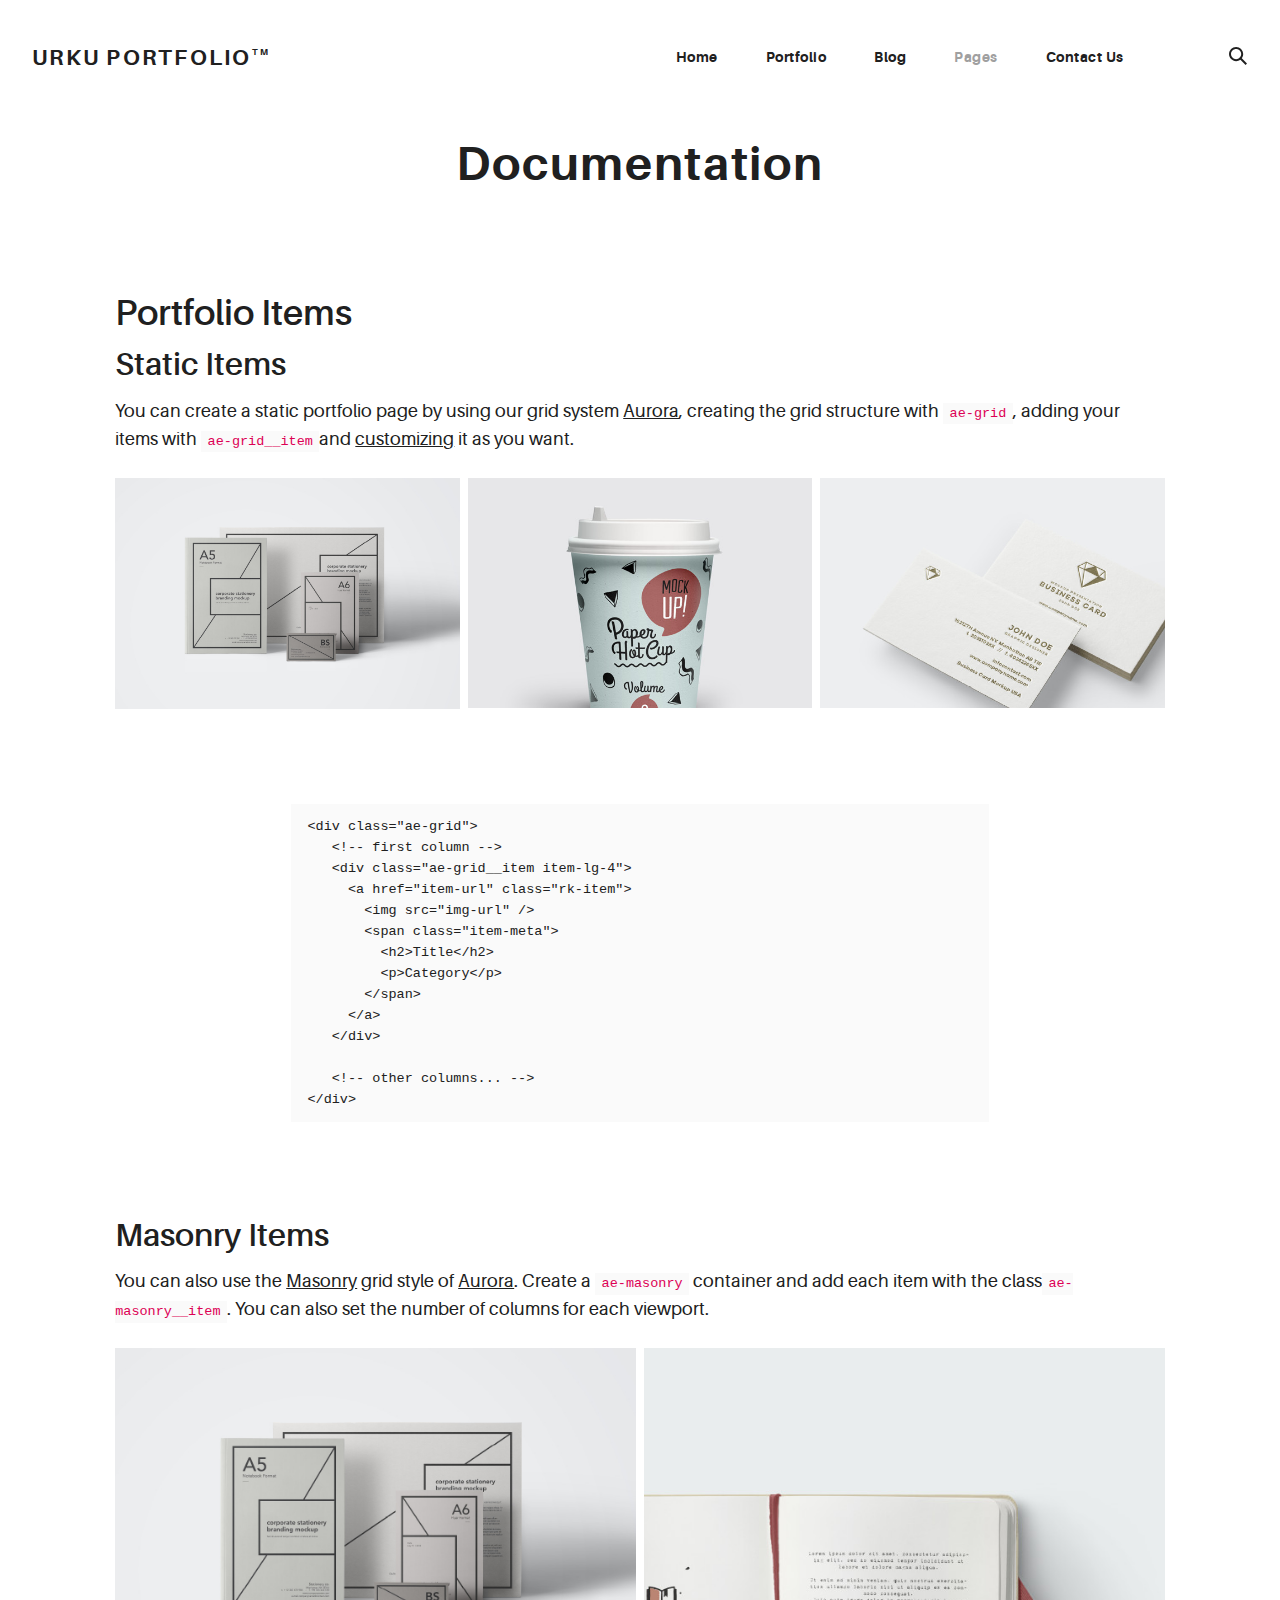
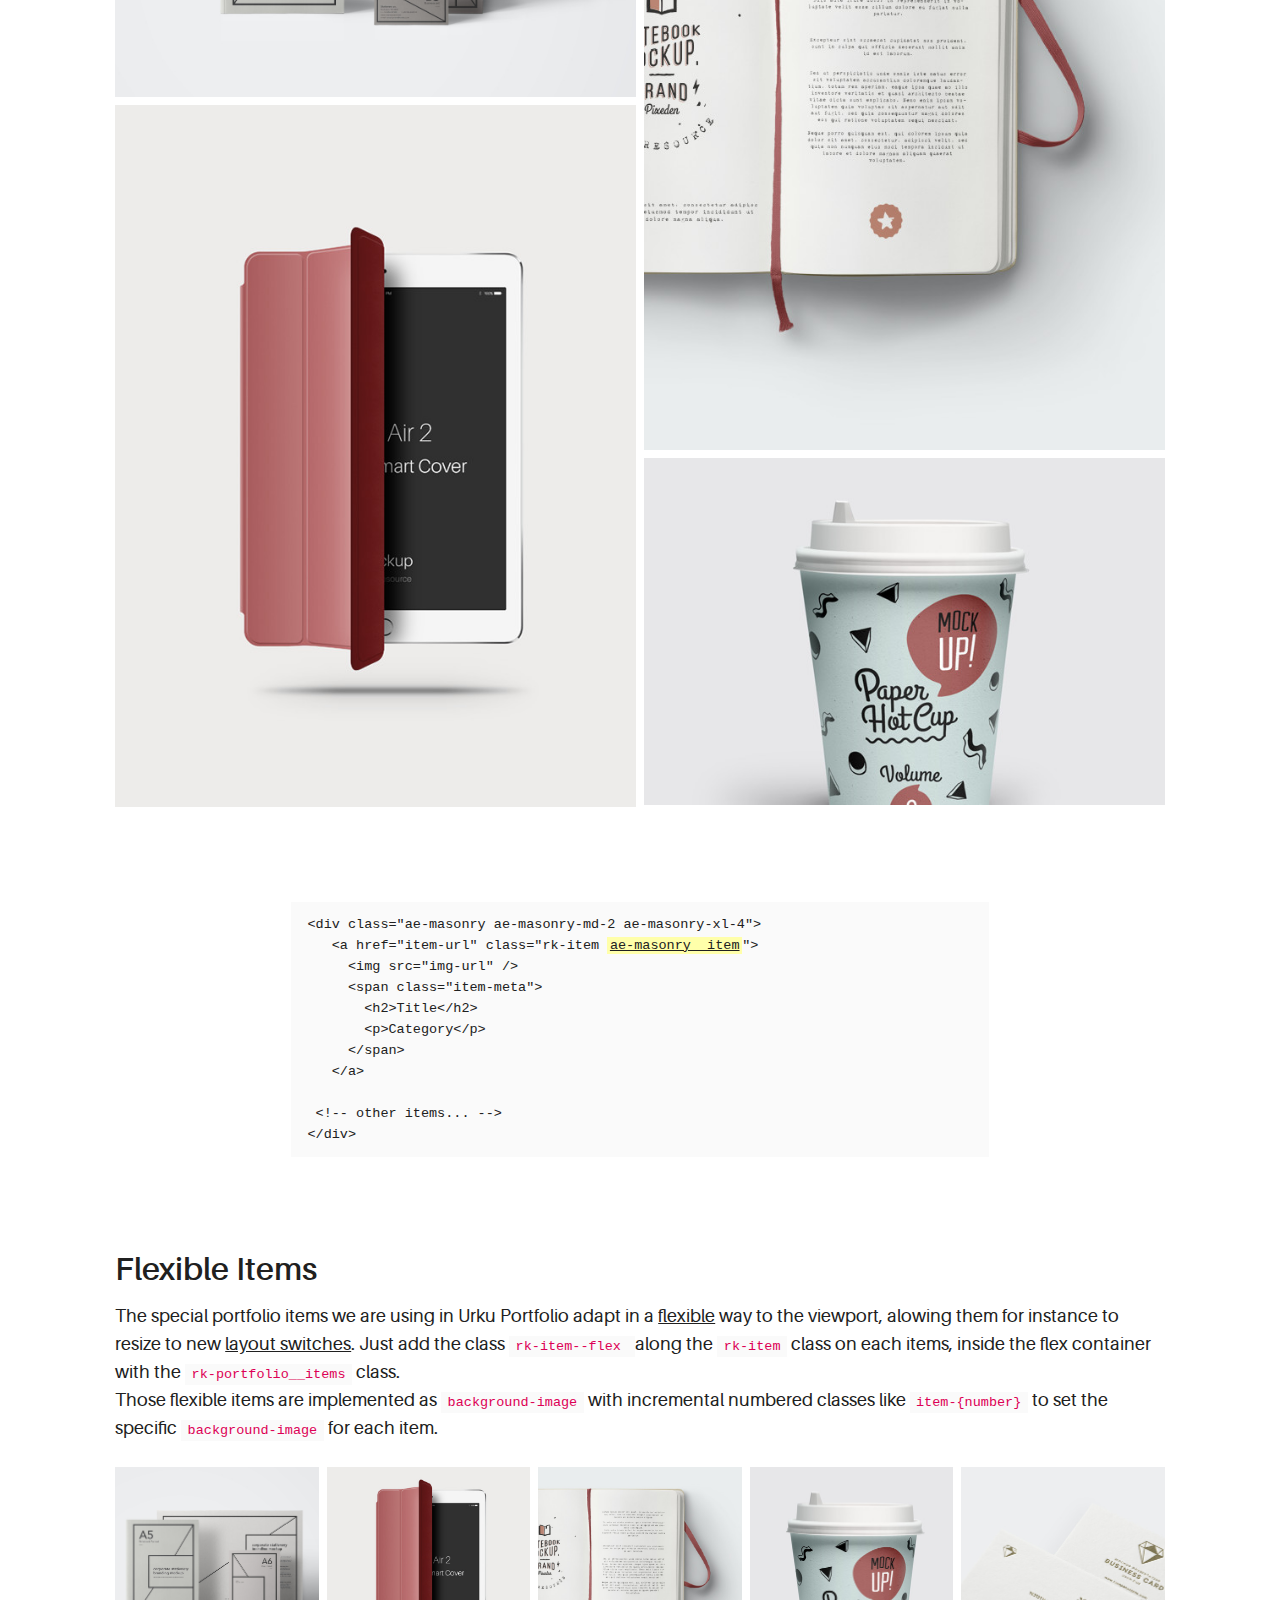
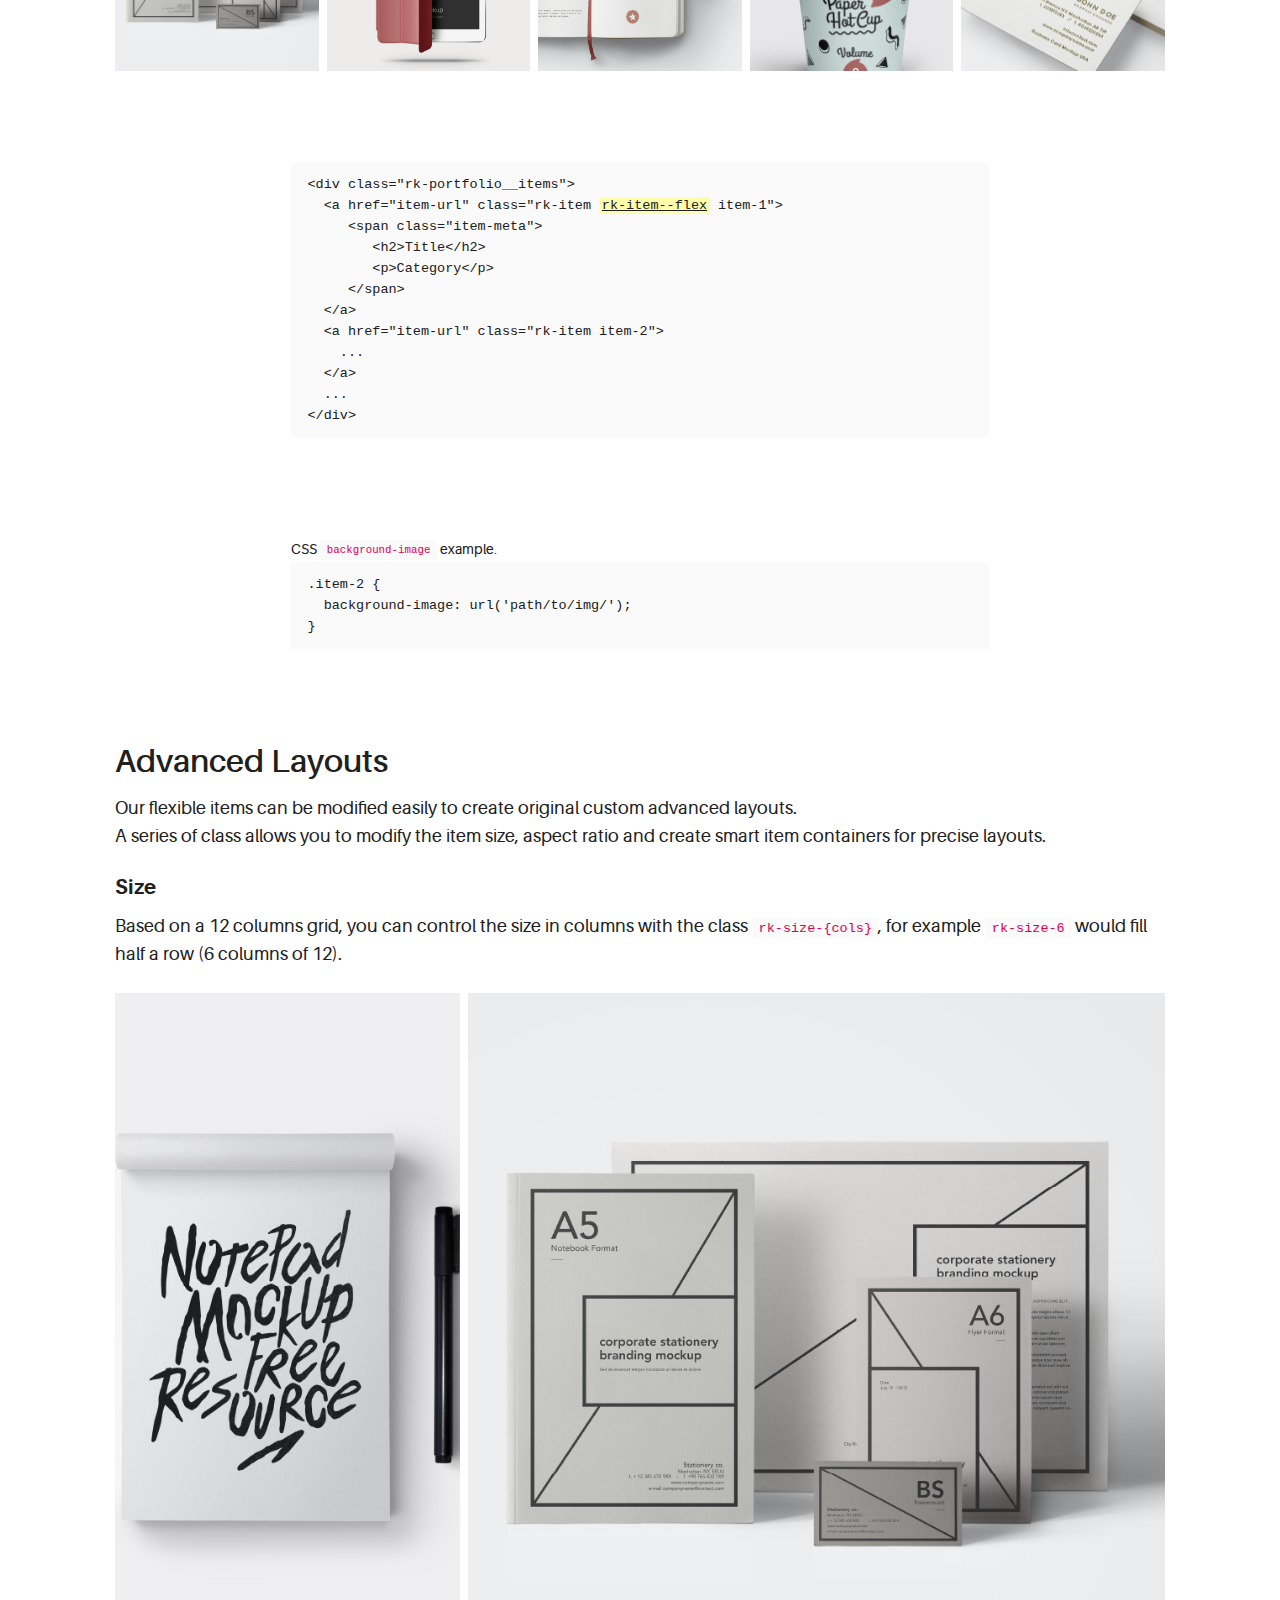
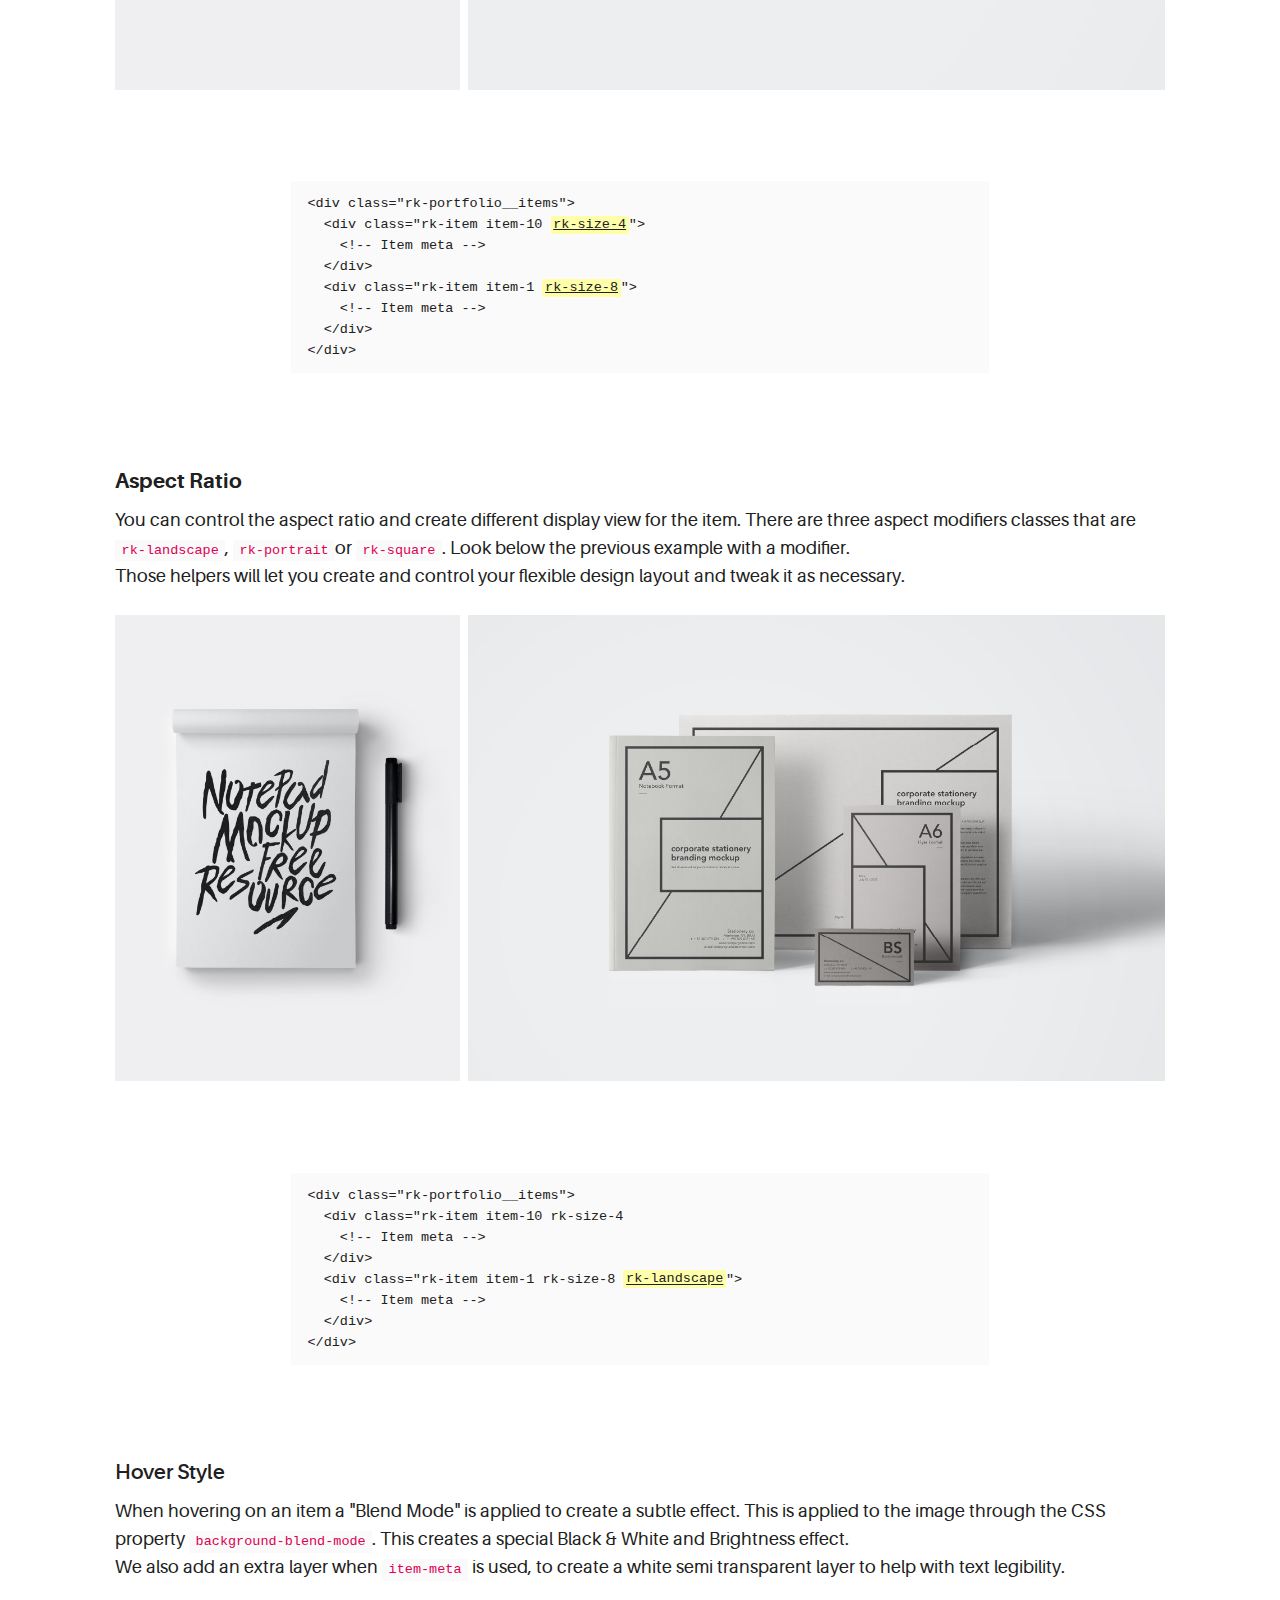
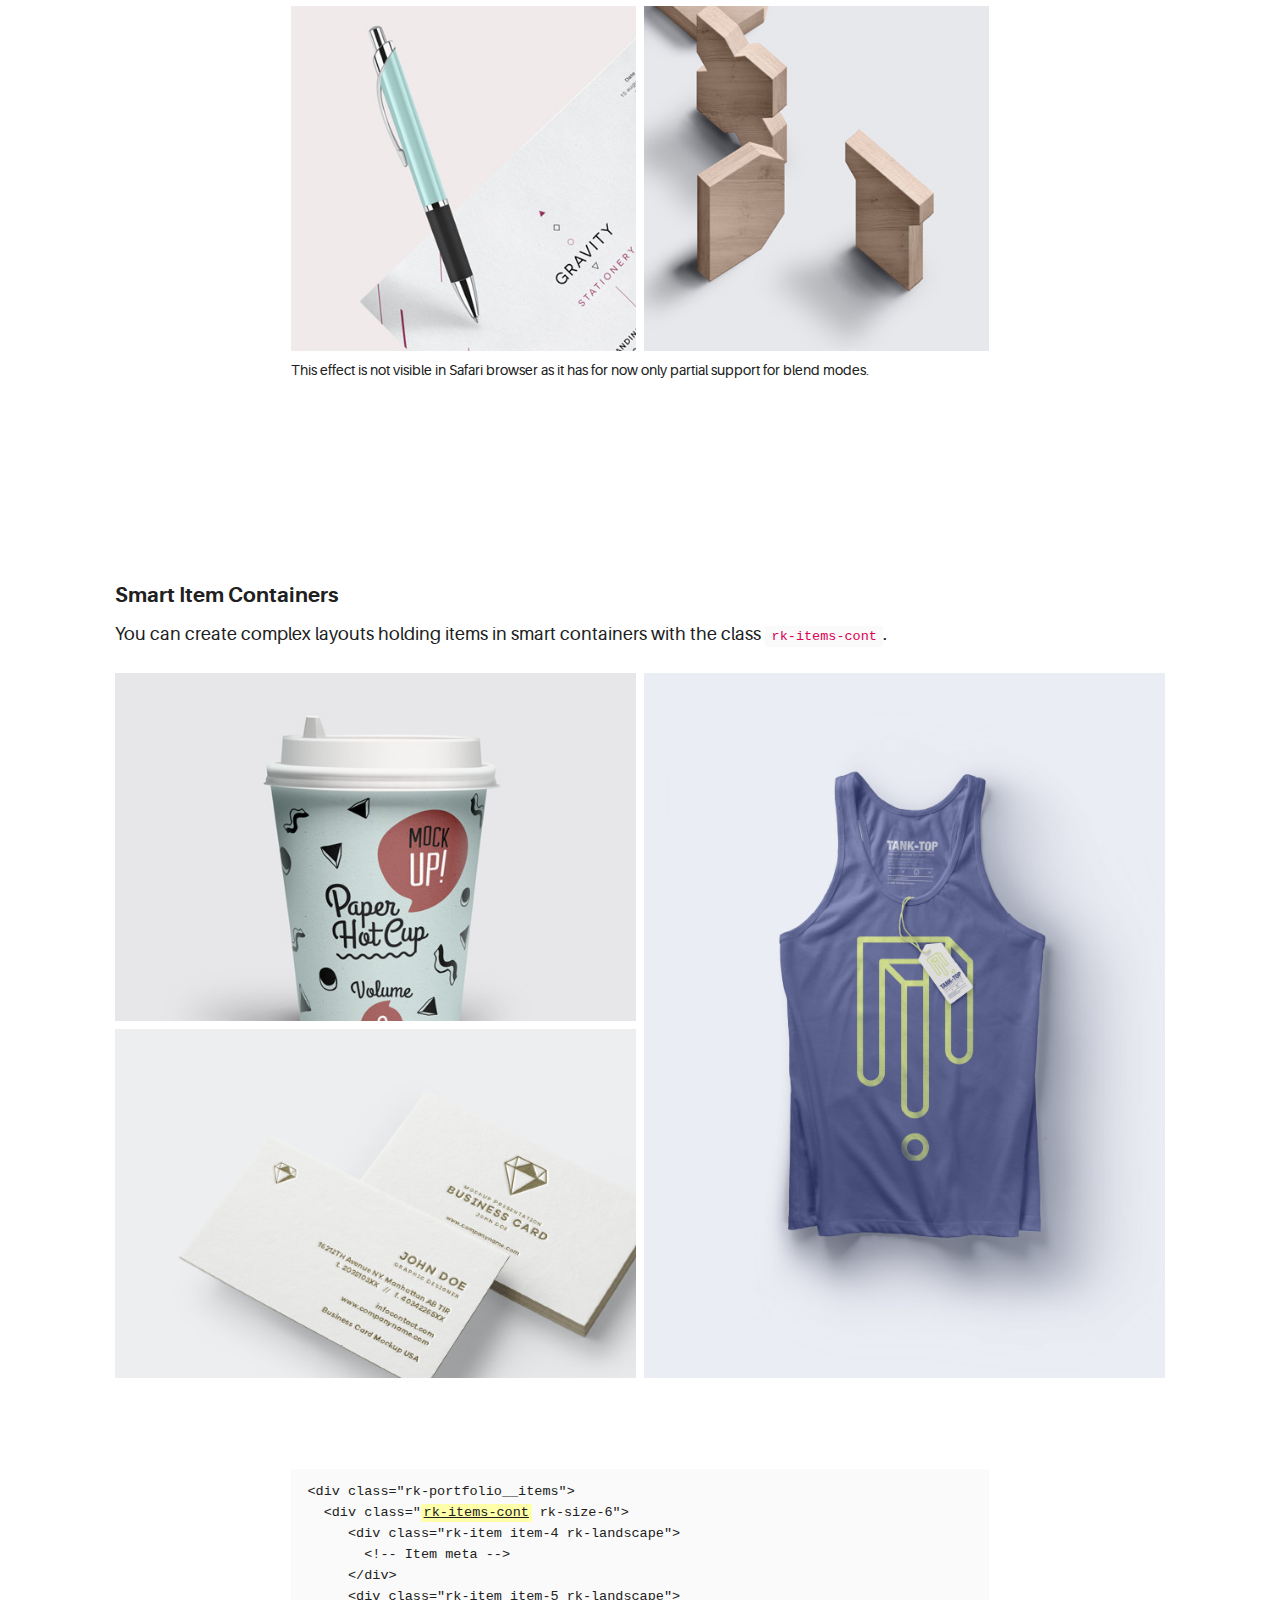
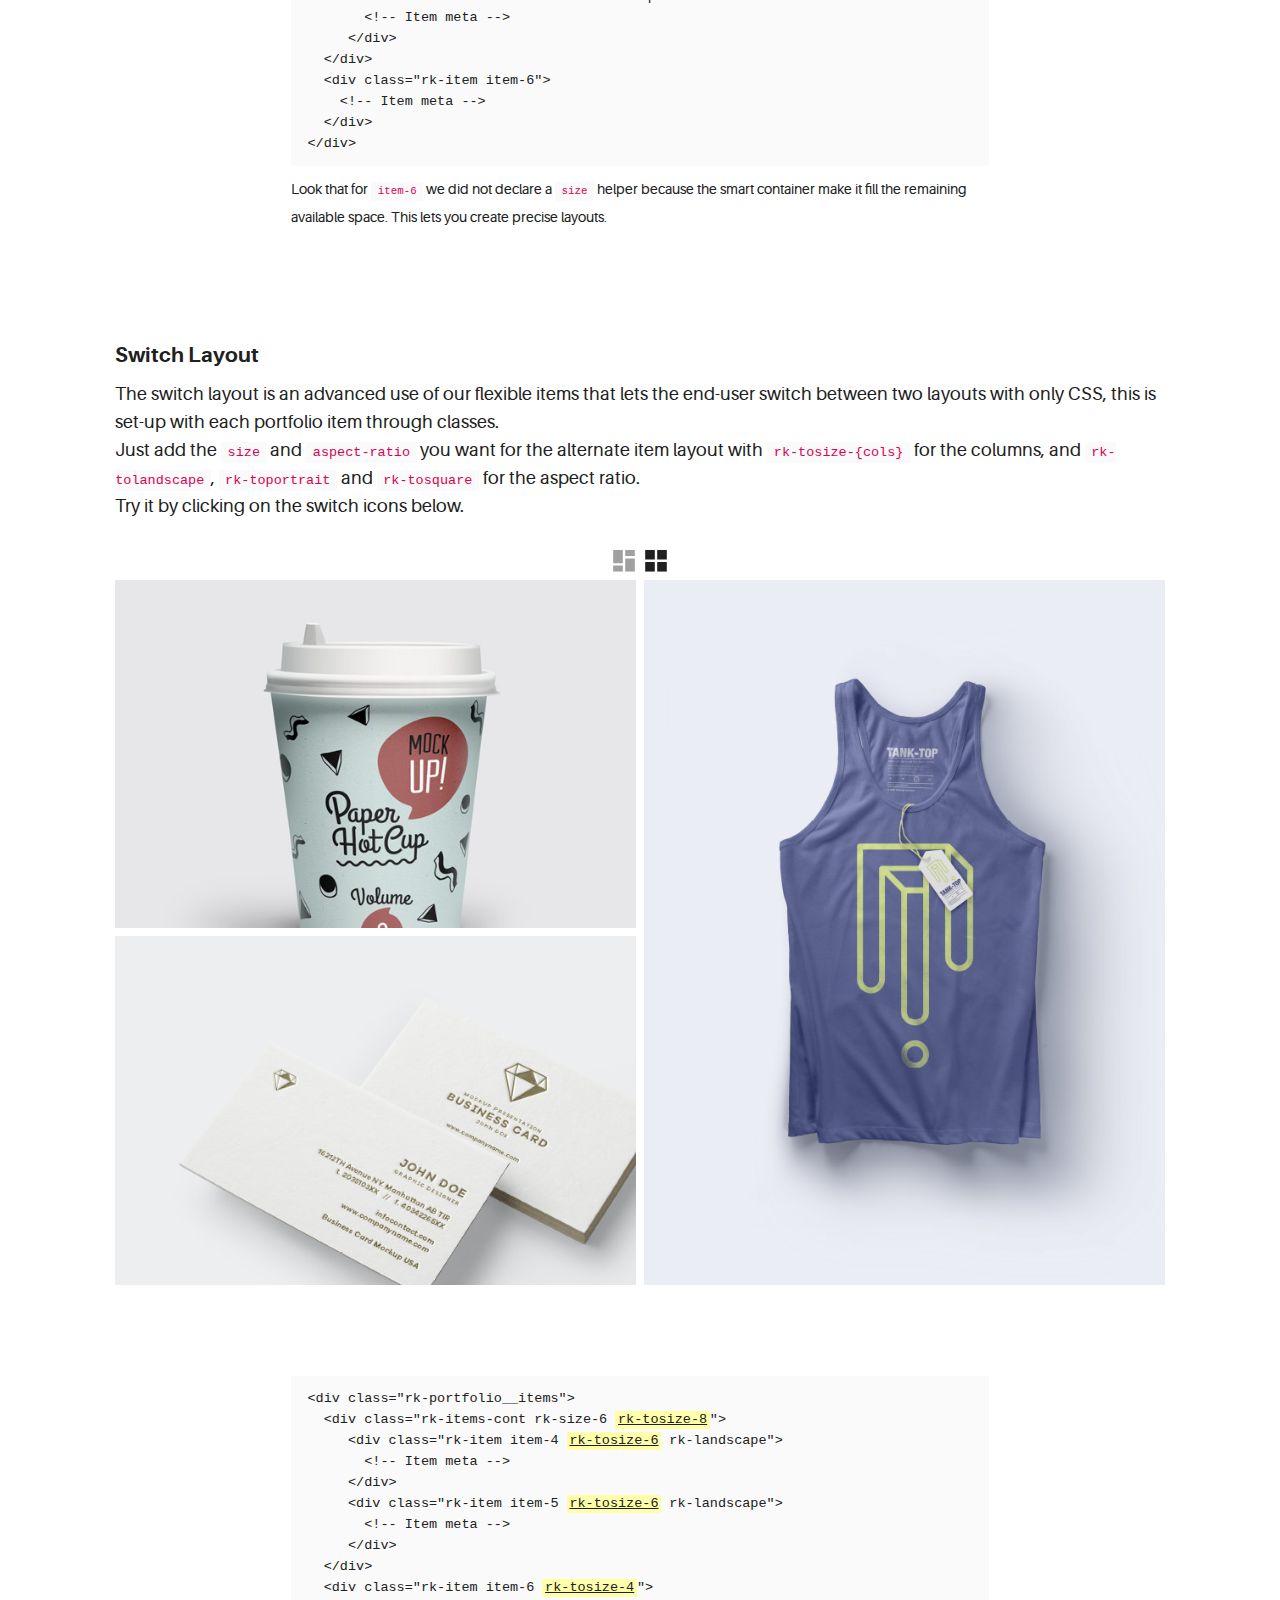
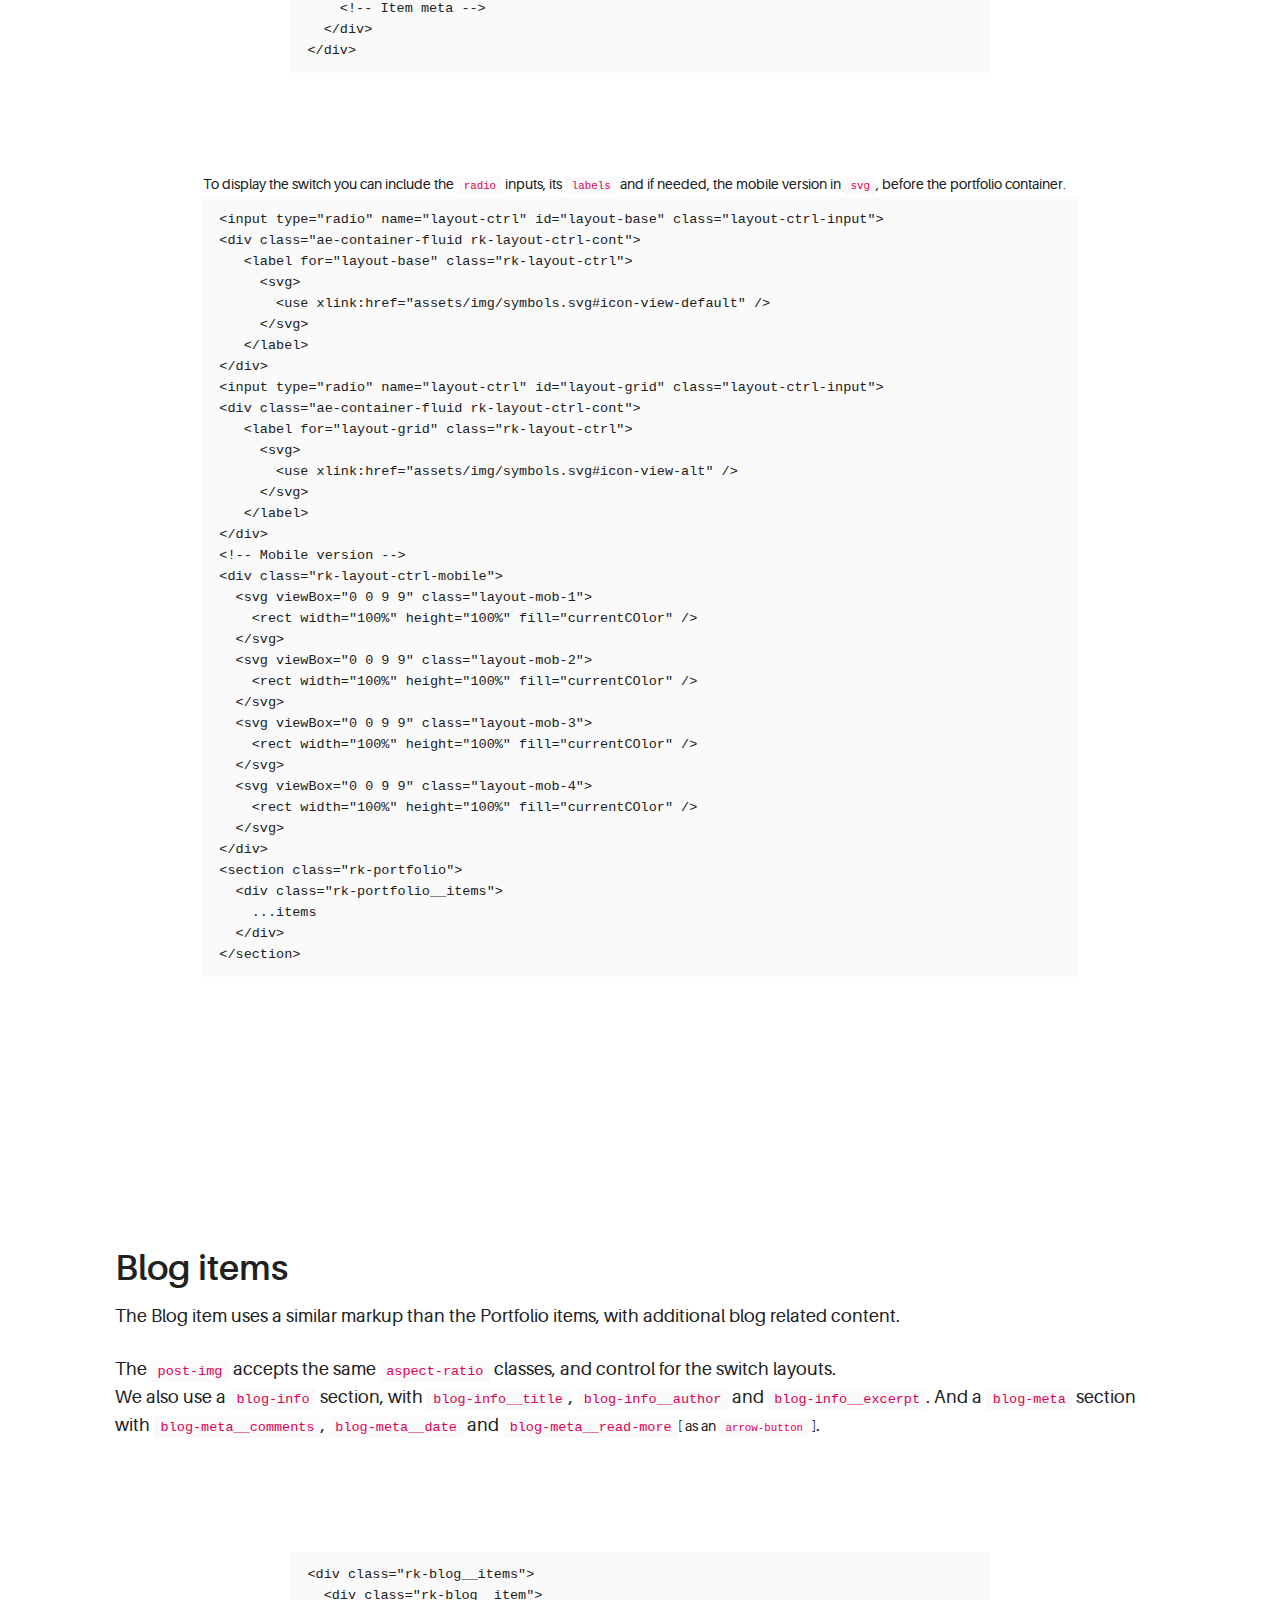
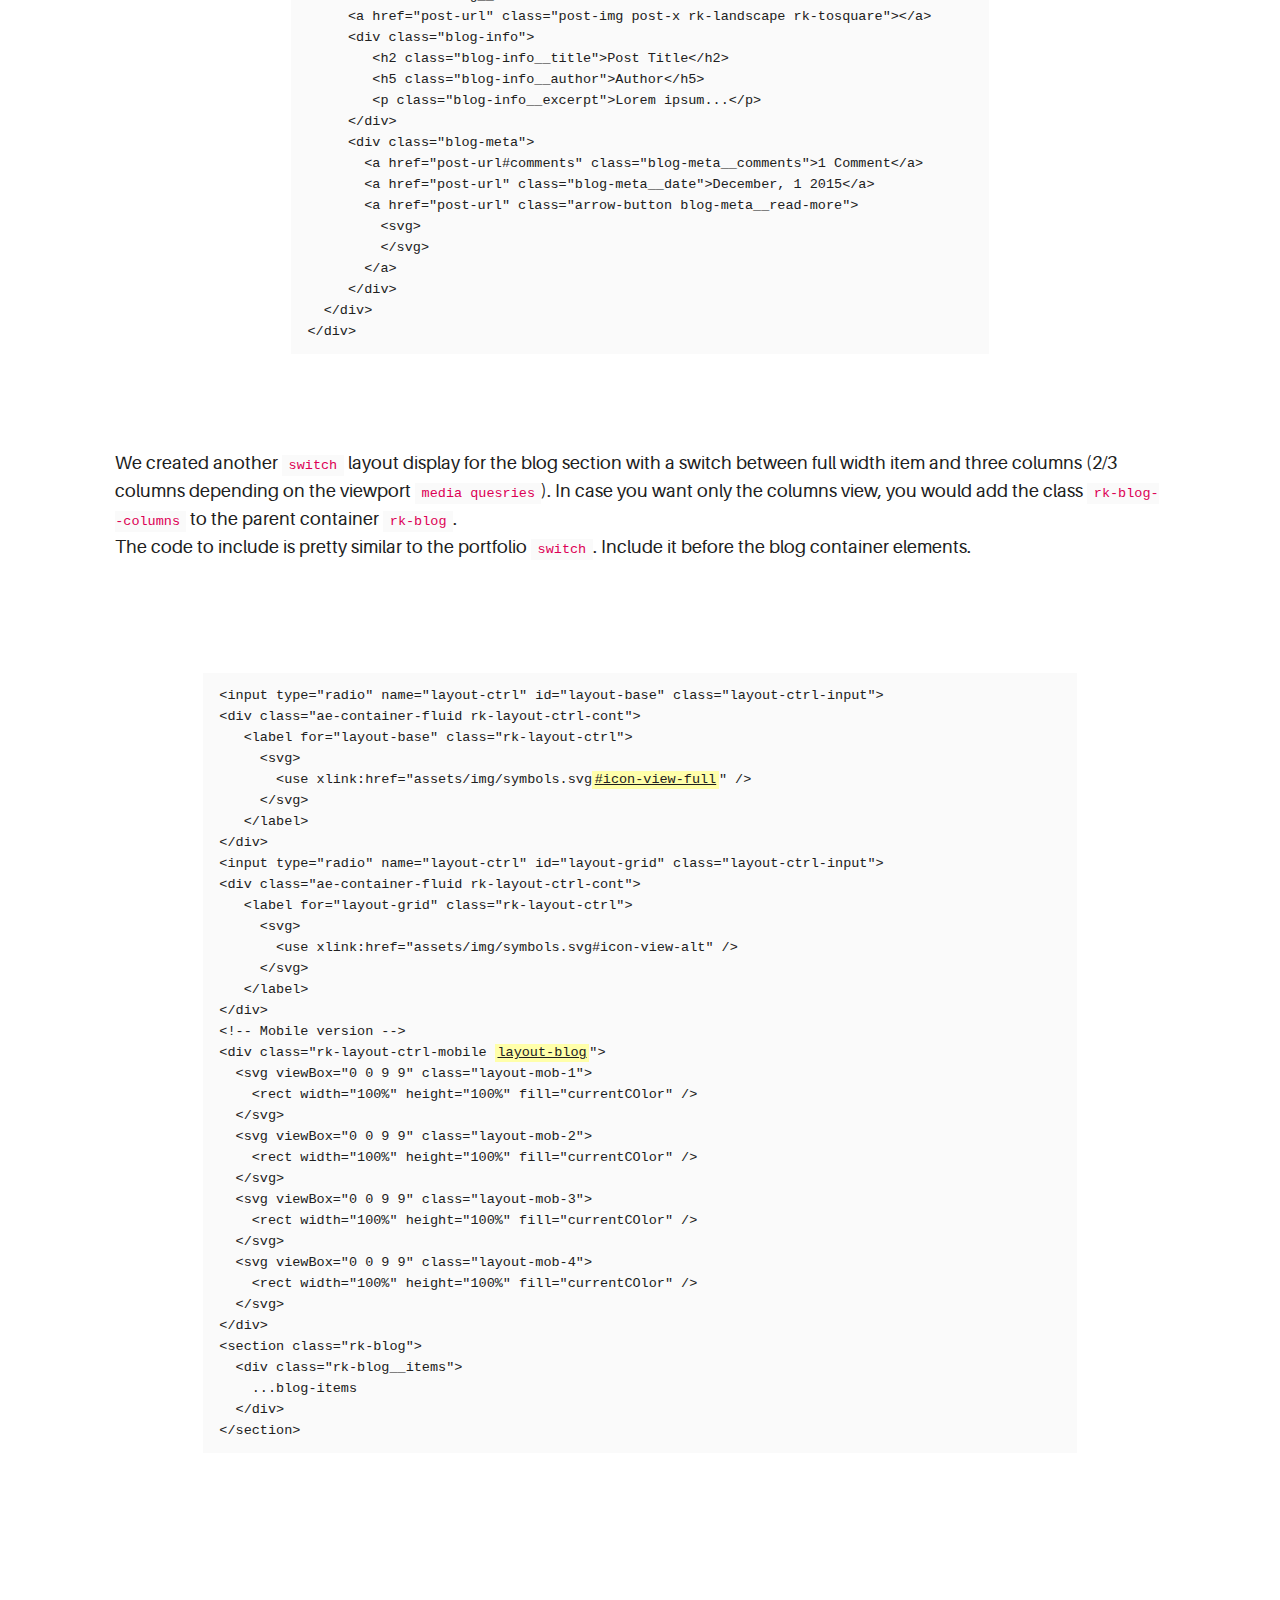
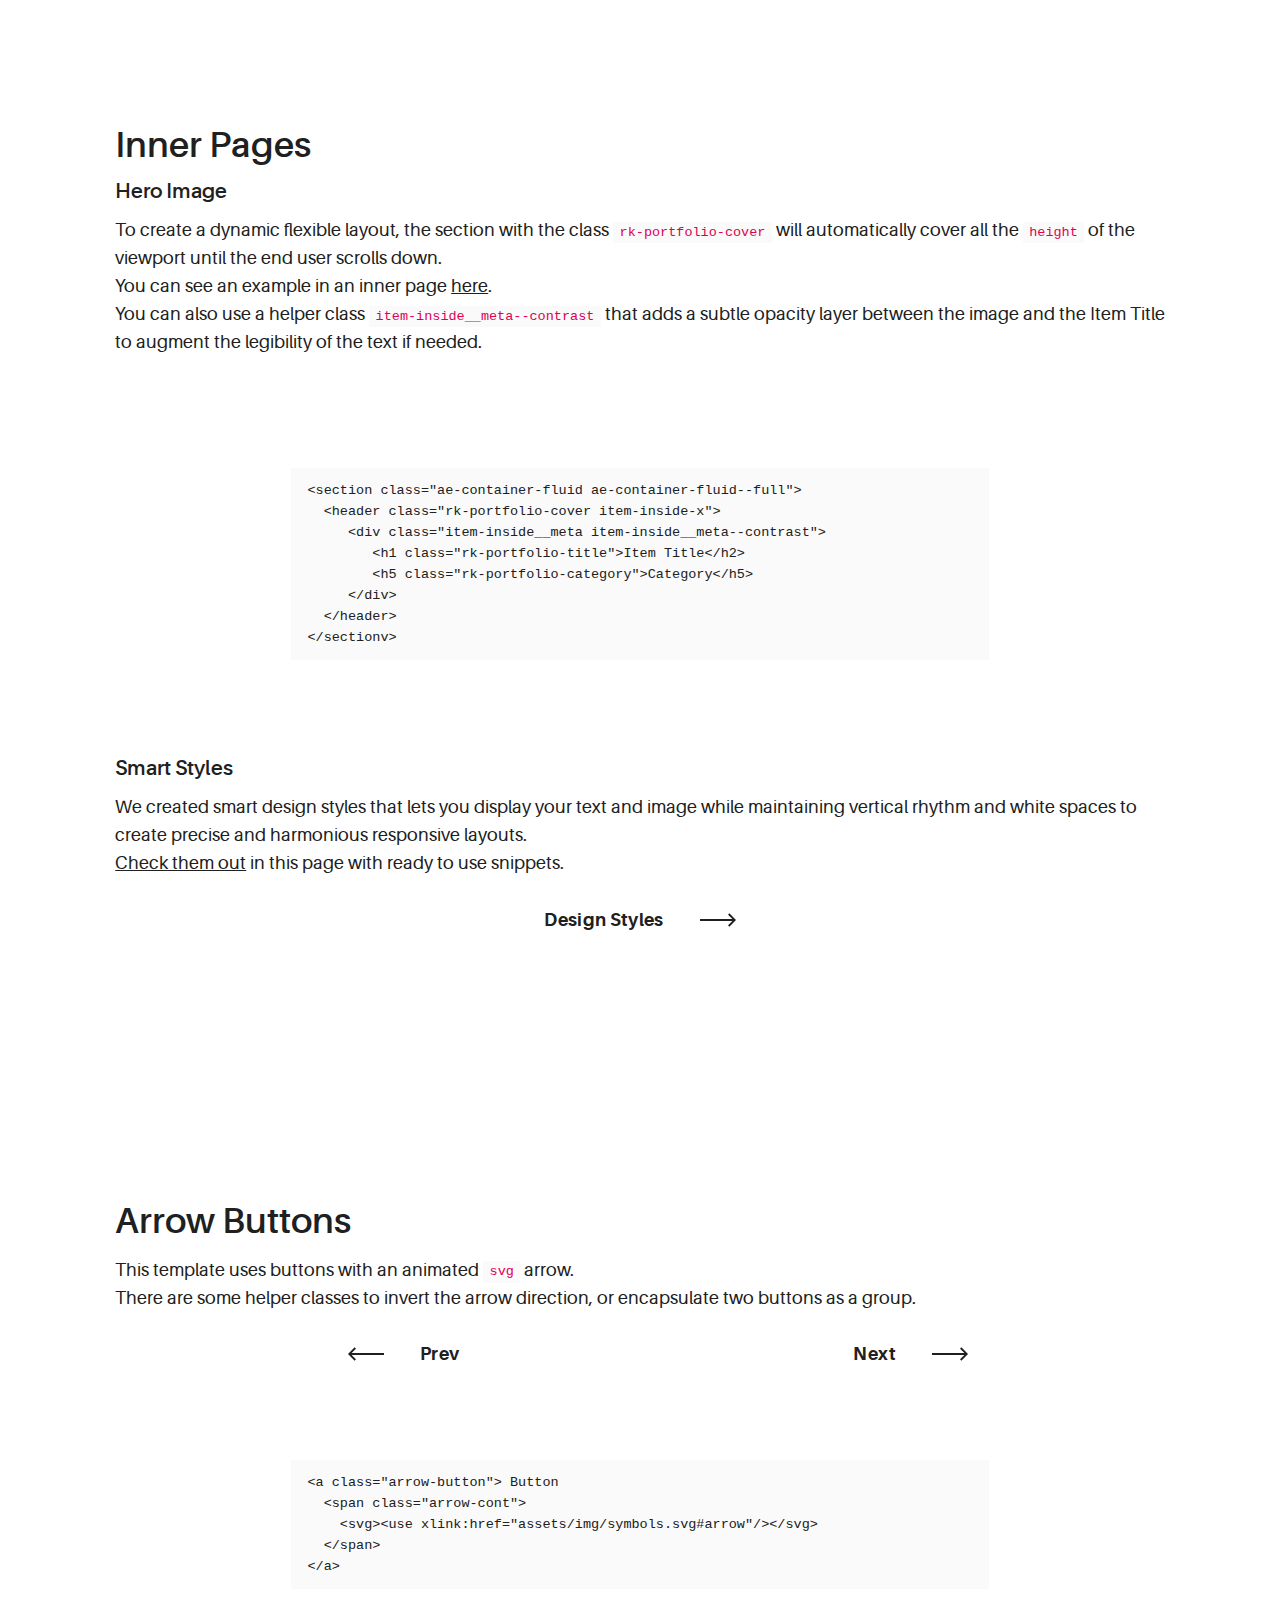
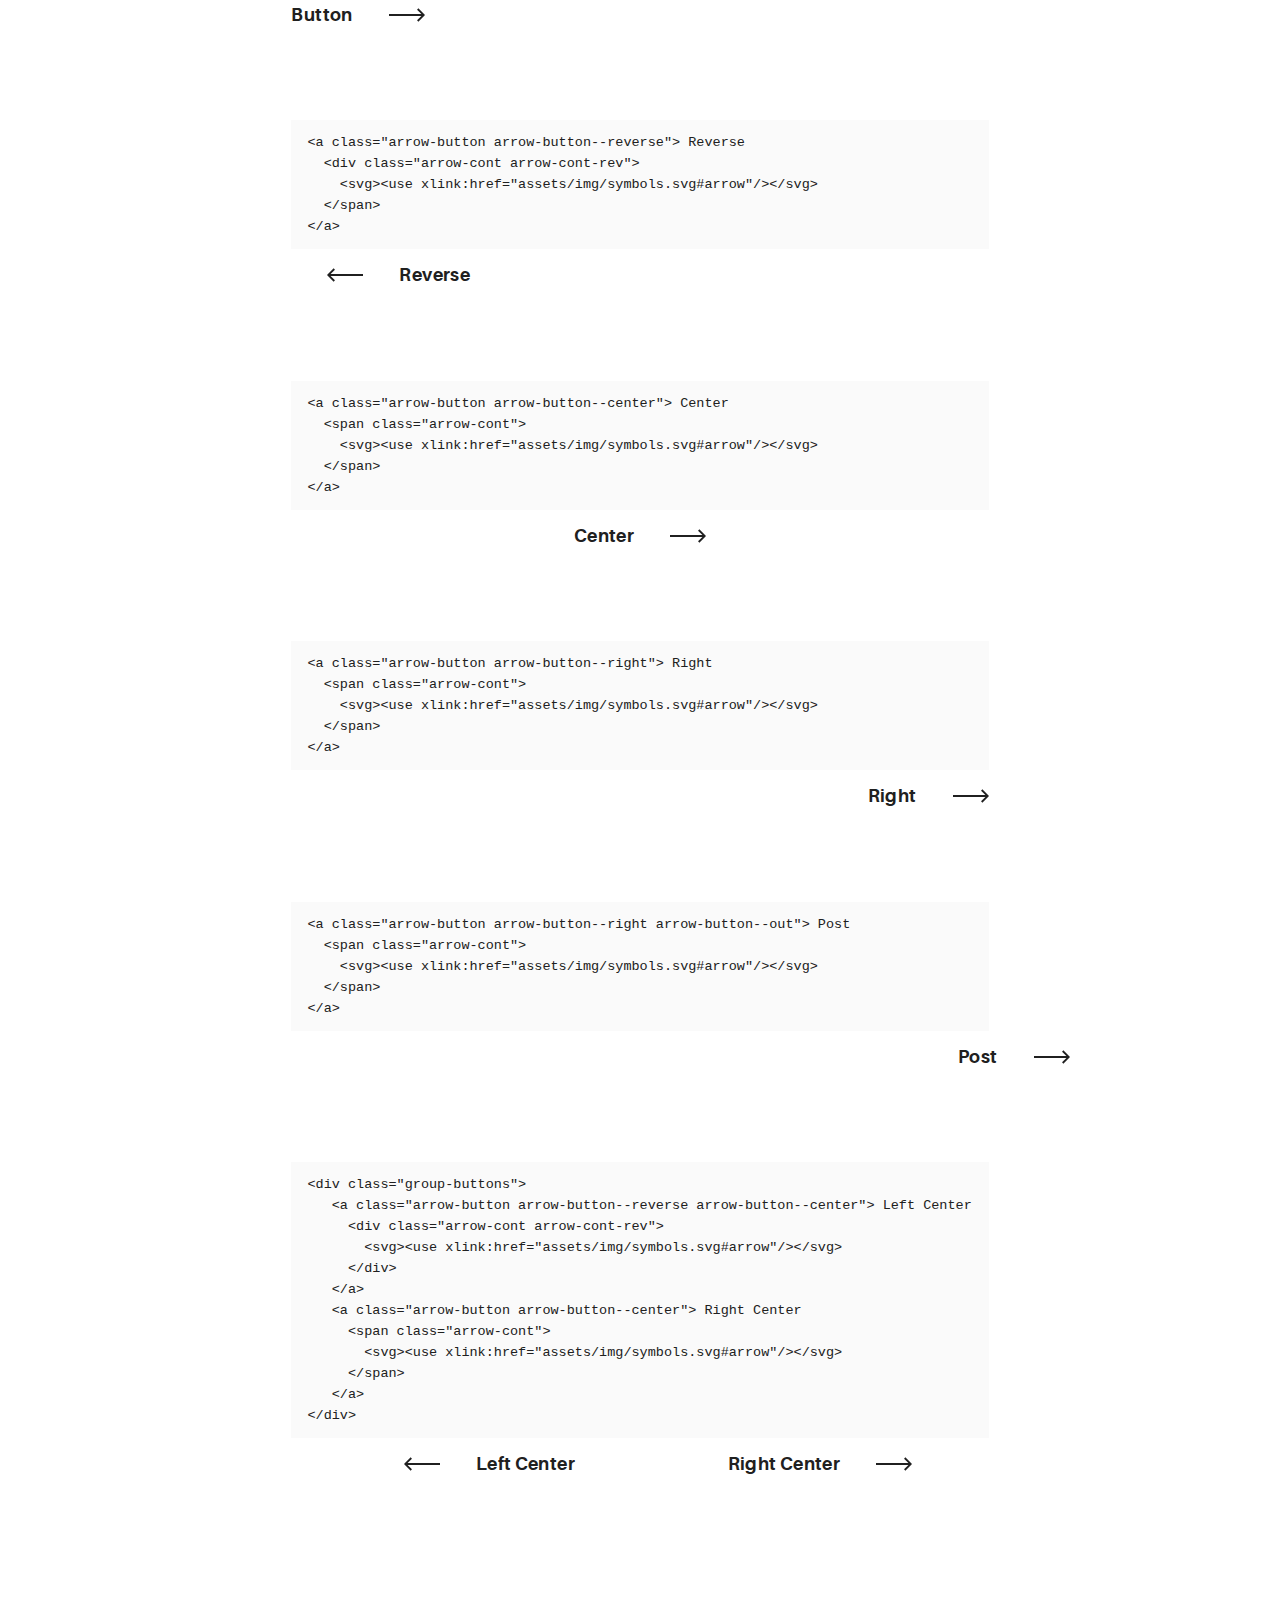
<file: URKU-Portfolio-Template-HTML5-PIXEDEN-v.1.0.5/HTML/documentation.html>
<!DOCTYPE html>
<html>
  <head>
    <meta name="viewport" content="width=device-width, initial-scale=1.0">
    <meta charset="UTF-8">
    <title>Urku Portfolio :: Pixeden</title>
    <link rel="icon" type="image/svg+xml" href="assets/img/urku-ico.svg">
    <link rel="stylesheet" href="assets/css/aurora-pack.min.css">
    <link rel="stylesheet" href="assets/css/aurora-theme-base.min.css">
    <link rel="stylesheet" href="assets/css/urku.css">
  </head>
  <body class="top-fixed">
    <header class="ae-container-fluid ae-container-fluid--full rk-header ">
      <input type="checkbox" id="mobile-menu" class="rk-mobile-menu">
      <label for="mobile-menu">
        <svg>
          <use xlink:href="assets/img/symbols.svg#bar"></use>
        </svg>
        <svg>
          <use xlink:href="assets/img/symbols.svg#bar"></use>
        </svg>
        <svg>
          <use xlink:href="assets/img/symbols.svg#bar"></use>
        </svg>
      </label>
      <div class="ae-container-fluid rk-topbar">
        <h1 class="rk-logo"><a href="index.html">urku portfolio<sup>tm</sup></a></h1>
        <nav class="rk-navigation">
          <ul class="rk-menu">
            <li class="rk-menu__item"><a href="index.html" class="rk-menu__link">Home</a>
            </li>
            <li class="rk-menu__item"><a href="portfolio.html" class="rk-menu__link">Portfolio</a>
              <nav class="rk-menu__sub">
                <ul class="rk-container">
                  <li class="rk-menu__item"><a href="portfolio.html" class="rk-menu__link">Flex</a></li>
                  <li class="rk-menu__item"><a href="portfolio-alt.html" class="rk-menu__link">Switch</a></li>
                  <li class="rk-menu__item"><a href="portfolio-raw.html" class="rk-menu__link">Static</a></li>
                  <li class="rk-menu__item"><a href="portfolio-masonry.html" class="rk-menu__link">Masonry</a></li>
                </ul>
              </nav>
            </li>
            <li class="rk-menu__item"><a href="blog.html" class="rk-menu__link">Blog</a>
            </li>
            <li class="active rk-menu__item"><a href="#0" class="rk-menu__link">Pages</a>
              <nav class="rk-menu__sub">
                <ul class="rk-container">
                  <li class="rk-menu__item"><a href="about.html" class="rk-menu__link">About</a></li>
                  <li class="rk-menu__item"><a href="documentation.html" class="rk-menu__link">Documentation</a></li>
                  <li class="rk-menu__item"><a href="design-styles.html" class="rk-menu__link">Design Styles</a></li>
                </ul>
              </nav>
            </li>
            <li class="rk-menu__item"><a href="contact.html" class="rk-menu__link">Contact Us</a>
            </li>
          </ul>
          <form class="rk-search">
            <input type="text" placeholder="Search" id="urku-search" class="rk-search-field">
            <label for="urku-search">
              <svg>
                <use xlink:href="assets/img/symbols.svg#icon-search"></use>
              </svg>
            </label>
          </form>
        </nav>
      </div>
    </header>
    <style>
      .hash-link {
        position: relative;
      }
      .hash-link:before {
        content: '#';
        opacity: 0;
        position: absolute;
        right: 100%;
        transform: translatex(.25em);
        transition: .3s;
      }
      .hash-link:hover:before {
        opacity: 1;
        transform: translatex(0);
      }
      
      .layout-ctrl-input:checked + .demo-switch {
        color: #a0a0a0;
      }
      .demo-switch {
        cursor: pointer;
        display: none;
        height: 32px;
        transition: color .3s;
        width: 28px;
      }
      .demo-switch:hover {
        color: #a0a0a0;
      }
      .demo-switch svg {
        height: 100%;
        width: 100%;
      }
      
      @media (min-width: 40em) {
        .demo-switch {
          display: inline-block !important;
        }
      }
      
    </style>
    <section class="ae-container-fluid ae-container-fluid--full rk-main">
      <div class="item-inside__meta">
        <h1 class="ae-u-bolder rk-portfolio-title ">Documentation</h1>
      </div>
      <div class="ae-container-fluid ae-container-fluid--inner">
        <div class="ae-grid ae-grid au-xs-ptp-1">
          <div class="ae-grid__item item-lg-12">
            <h2 id="portfolio-items"><a href="#portfolio-items" class="hash-link">Portfolio Items</a>
            </h2>
            <h3 id="static-items"><a href="#static-items" class="hash-link">Static Items</a>
            </h3>
            <p>You can create a static portfolio page by using our grid system <a href="http://themes-pixeden.com/aurora-kit/grid.html" class="au-underline">Aurora</a>, creating the grid structure with <code>ae-grid</code>, adding your items with <code>ae-grid__item</code>and <a href="http://themes-pixeden.com/aurora-kit/grid.html" class="au-underline">customizing</a> it as you want. </p>
            <div class="ae-grid">
              <div class="ae-grid__item item-lg-4"><a href="portfolio-item.html" class="rk-item"><img src="assets/img/project-1.jpg" alt="">
                  <div class="item-meta">
                    <h2>Essential Stationery</h2>
                    <p>Branding</p>
                  </div></a></div>
              <div class="ae-grid__item item-lg-4"><a href="portfolio-item.html" class="rk-item"><img src="assets/img/project-4.jpg" alt="">
                  <div class="item-meta">
                    <h2>Tumblr hammock</h2>
                    <p>Packaging</p>
                  </div></a></div>
              <div class="ae-grid__item item-lg-4"><a href="portfolio-item.html" class="rk-item"><img src="assets/img/project-5.jpg" alt="">
                  <div class="item-meta">
                    <h2>Biodiesel etsy</h2>
                    <p>Branding</p>
                  </div></a></div>
            </div>
          </div>
        </div>
        <div class="ae-grid au-xs-ptp-1">
          <div class="ae-grid__item item-lg-8 item-lg--offset-2">
            <pre><code>&lt;div class=&quot;ae-grid&quot;&gt; 
   &lt;!-- first column --&gt;
   &lt;div class=&quot;ae-grid__item item-lg-4&quot;&gt; 
     &lt;a href=&quot;item-url&quot; class=&quot;rk-item&quot;&gt;
       &lt;img src=&quot;img-url&quot; /&gt;
       &lt;span class=&quot;item-meta&quot;&gt;
         &lt;h2&gt;Title&lt;/h2&gt;
         &lt;p&gt;Category&lt;/p&gt;
       &lt;/span&gt;
     &lt;/a&gt;
   &lt;/div&gt;
   &nbsp;
   &lt;!-- other columns... --&gt;
&lt;/div&gt;</code></pre>
          </div>
        </div>
        <div class="ae-grid ae-grid au-xs-ptp-1">
          <div class="ae-grid__item item-lg-12">
            <h3 id="masonry-items"><a href="#masonry-items" class="hash-link">Masonry Items</a>
            </h3>
            <p>You can also use the <a href="http://themes-pixeden.com/aurora-kit/grid.html#masonry-grid" class="au-underline">Masonry</a> grid style of <a href="http://themes-pixeden.com/aurora-kit/grid.html" class="au-underline">Aurora</a>. Create a <code>ae-masonry</code> container and add each item with the class<code>ae-masonry__item</code>. You can also set the number of columns for each viewport.</p>
            <div class="ae-masonry ae-masonry-md-2"><a href="portfolio-item.html" class="rk-item ae-masonry__item"><img src="assets/img/project-1.jpg" alt="">
                <div class="item-meta">
                  <h2>Essential Stationery</h2>
                  <p>Branding</p>
                </div></a><a href="portfolio-item.html" class="rk-item ae-masonry__item"><img src="assets/img/project-2.jpg" alt="">
                <div class="item-meta">
                  <h2>Pickled Tousled</h2>
                  <p>Art Direction</p>
                </div></a><a href="portfolio-item.html" class="rk-item ae-masonry__item"><img src="assets/img/project-3.jpg" alt="">
                <div class="item-meta">
                  <h2>Waistcoat vegan</h2>
                  <p>Graphic Design</p>
                </div></a><a href="portfolio-item.html" class="rk-item ae-masonry__item"><img src="assets/img/project-4.jpg" alt="">
                <div class="item-meta">
                  <h2>Tumblr hammock</h2>
                  <p>Packaging</p>
                </div></a>
            </div>
          </div>
        </div>
        <div class="ae-grid au-xs-ptp-1">
          <div class="ae-grid__item item-lg-8 item-lg--offset-2">
            <pre><code>&lt;div class=&quot;ae-masonry ae-masonry-md-2 ae-masonry-xl-4&quot;&gt; 
   &lt;a href=&quot;item-url&quot; class=&quot;rk-item <ins>ae-masonry__item</ins>&quot;&gt;
     &lt;img src=&quot;img-url&quot; /&gt;
     &lt;span class=&quot;item-meta&quot;&gt;
       &lt;h2&gt;Title&lt;/h2&gt;
       &lt;p&gt;Category&lt;/p&gt;
     &lt;/span&gt;
   &lt;/a&gt;
 &nbsp;
 &lt;!-- other items... --&gt;
&lt;/div&gt;</code></pre>
          </div>
        </div>
        <div class="ae-grid ae-grid au-xs-ptp-1">
          <div class="ae-grid__item item-lg-12">
            <h3 id="flexible-items"><a href="#flexible-items" class="hash-link">Flexible Items</a>
            </h3>
            <p>The special portfolio items we are using in Urku Portfolio adapt in a <a href="https://developer.mozilla.org/en-US/docs/Web/CSS/CSS_Flexible_Box_Layout/Using_CSS_flexible_boxes" target="_balnk" class="au-underline">flexible</a> way to the viewport, alowing them for instance to resize to new <a href="#switch-layout" class="au-underline">layout switches</a>. Just add the class <code>rk-item--flex </code> along the <code>rk-item</code> class on each items, inside the flex container with the <code>rk-portfolio__items</code> class.<br>Those flexible items are implemented as <code>background-image</code> with incremental numbered classes like <code>item-{number}</code> to set the specific <code>background-image</code> for each item.</p>
          </div>
        </div>
        <div class="rk-portfolio__items"><a href="portfolio-item.html" class="item-1 rk-item rk-item--flex"><span class="item-meta">
              <h2>Essential Stationery</h2>
              <p>Branding</p></span></a><a href="portfolio-item.html" class="item-2 rk-item rk-item--flex"><span class="item-meta">
              <h2>Pickled Tousled</h2>
              <p>Art Direction</p></span></a><a href="portfolio-item.html" class="item-3 rk-item rk-item--flex"><span class="item-meta">
              <h2>Waistcoat vegan</h2>
              <p>Graphic Design</p></span></a><a href="portfolio-item.html" class="item-4 rk-item rk-item--flex"><span class="item-meta">
              <h2>Tumblr hammock</h2>
              <p>Packaging</p></span></a><a href="portfolio-item.html" class="item-5 rk-item rk-item--flex"><span class="item-meta">
              <h2>Biodiesel etsy</h2>
              <p>Branding</p></span></a>
        </div>
        <div class="ae-grid au-xs-ptp-1">
          <div class="ae-grid__item item-lg-8 item-lg--offset-2">
            <pre><code>&lt;div class=&quot;rk-portfolio__items&quot;&gt; 
  &lt;a href=&quot;item-url&quot; class=&quot;rk-item <ins>rk-item--flex</ins> item-1&quot;&gt;
     &lt;span class=&quot;item-meta&quot;&gt;
        &lt;h2&gt;Title&lt;/h2&gt;
        &lt;p&gt;Category&lt;/p&gt;
     &lt;/span&gt;
  &lt;/a&gt;
  &lt;a href=&quot;item-url&quot; class=&quot;rk-item item-2&quot;&gt;
    ...
  &lt;/a&gt;
  ...
&lt;/div&gt;</code></pre>
          </div>
        </div>
        <div class="ae-grid au-xs-ptp-1">
          <div class="ae-grid__item item-lg-8 item-lg--offset-2"><span><small>CSS <code>background-image</code> example.</small></span>
            <pre><code>.item-2 {
  background-image: url('path/to/img/');
}</code></pre>
          </div>
        </div>
        <div class="ae-grid au-xs-ptp-1">
          <div class="ae-grid__item item-lg-12">
            <h3 id="advanced-layouts"><a href="#advanced-layouts" class="hash-link">Advanced Layouts</a>
            </h3>
            <p>Our flexible items can be modified easily to create original custom advanced layouts.<br>A series of class allows you to modify the item size, aspect ratio and create smart item containers for precise layouts.</p>
            <h5 id="size" class="ae-u-bolder"><a href="#size" class="hash-link">Size</a>
            </h5>
            <p>Based on a 12 columns grid, you can control the size in columns with the class <code>rk-size-{cols}</code>, for example <code>rk-size-6</code> would fill half a row (6 columns of 12).</p>
            <div class="rk-portfolio__items">
              <div class="rk-item rk-item--flex item-10 rk-size-4"></div>
              <div class="rk-item rk-item--flex item-1 rk-size-8"></div>
            </div>
          </div>
        </div>
        <div class="ae-grid au-xs-ptp-1">
          <div class="ae-grid__item item-lg-8 item-lg--offset-2">
            <pre><code>&lt;div class=&quot;rk-portfolio__items&quot;&gt; 
  &lt;div class=&quot;rk-item item-10 <ins>rk-size-4</ins>&quot;&gt;
    &lt;!-- Item meta --&gt;
  &lt;/div&gt;
  &lt;div class=&quot;rk-item item-1 <ins>rk-size-8</ins>&quot;&gt;
    &lt;!-- Item meta --&gt;
  &lt;/div&gt;
&lt;/div&gt;</code></pre>
          </div>
        </div>
        <div class="ae-grid au-xs-ptp-1">
          <div class="ae-grid__item item-lg-12">
            <h5 id="aspect-ratio" class="ae-u-bolder"><a href="#aspect-ratio" class="hash-link">Aspect Ratio</a>
            </h5>
            <p>You can control the aspect ratio and create different display view for the item. There are three aspect modifiers classes that are <code>rk-landscape</code>, <code>rk-portrait</code>or <code>rk-square</code>. Look below the previous example with a modifier. <br>Those helpers will let you create and control your flexible design layout and tweak it as necessary.</p>
            <div class="rk-portfolio__items">
              <div class="rk-item rk-item--flex item-10 rk-size-4"></div>
              <div class="rk-item rk-item--flex item-1 rk-size-8 rk-landscape"></div>
            </div>
          </div>
        </div>
        <div class="ae-grid au-xs-ptp-1 au-xs-pbp-1">
          <div class="ae-grid__item item-lg-8 item-lg--offset-2">
            <pre><code>&lt;div class=&quot;rk-portfolio__items&quot;&gt; 
  &lt;div class=&quot;rk-item item-10 rk-size-4
    &lt;!-- Item meta --&gt;
  &lt;/div&gt;
  &lt;div class=&quot;rk-item item-1 rk-size-8 <ins>rk-landscape</ins>&quot;&gt;
    &lt;!-- Item meta --&gt;
  &lt;/div&gt;
&lt;/div&gt;</code></pre>
          </div>
        </div>
        <div class="ae-grid ae-grid">
          <div class="ae-grid__item item-lg-12">
            <h5 id="hover-style"><a href="#hover-style" class="hash-link">Hover Style</a>
            </h5>
            <p>When hovering on an item a "Blend Mode" is applied to create a subtle effect. This is applied to the image through the CSS property <code>background-blend-mode</code>. This creates a special Black &amp; White and Brightness effect.<br>We also add an extra layer when <code>item-meta</code> is used, to create a white semi transparent layer to help with text legibility.</p>
            <div class="ae-grid au-xs-pbp-1">
              <div class="ae-grid__item item-lg-8 item-lg--offset-2">
                <div class="rk-portfolio__items"><a href="#0" class="rk-item rk-item--flex item-7"></a><a href="#0" class="rk-item rk-item--flex item-8 rk-landscape">
                    <div class="item-meta">
                      <h2>Trust fund</h2>
                      <p>Packaging</p>
                    </div></a></div>
                <p><small> This effect is not visible in Safari browser as it has for now only partial support for blend modes.</small></p>
              </div>
            </div>
          </div>
        </div>
        <div class="ae-grid au-xs-ptp-1">
          <div class="ae-grid__item item-lg-12">
            <h5 id="smart-item-containers" class="ae-u-bolder"><a href="#smart-item-containers" class="hash-link">Smart Item Containers</a>
            </h5>
            <p>You can create complex layouts holding items in smart containers with the class <code>rk-items-cont</code>.</p>
            <div class="rk-portfolio__items">
              <div class="rk-items-cont rk-size-6">
                <div class="rk-item rk-item--flex item-4 rk-landscape"></div>
                <div class="rk-item rk-item--flex item-5 rk-landscape"></div>
              </div>
              <div class="rk-item rk-item--flex item-6"></div>
            </div>
          </div>
        </div>
        <div class="ae-grid au-xs-ptp-1">
          <div class="ae-grid__item item-lg-8 item-lg--offset-2">
            <pre><code>&lt;div class=&quot;rk-portfolio__items&quot;&gt; 
  &lt;div class=&quot;<ins>rk-items-cont</ins> rk-size-6&quot;&gt;
     &lt;div class=&quot;rk-item item-4 rk-landscape&quot;&gt;
       &lt;!-- Item meta --&gt;
     &lt;/div&gt;
     &lt;div class=&quot;rk-item item-5 rk-landscape&quot;&gt;
       &lt;!-- Item meta --&gt;
     &lt;/div&gt;
  &lt;/div&gt;
  &lt;div class=&quot;rk-item item-6&quot;&gt;
    &lt;!-- Item meta --&gt;
  &lt;/div&gt;
&lt;/div&gt;</code></pre>
            <p> <small>Look that for <code>item-6</code> we did not declare a <code>size</code> helper because the smart container make it fill the remaining available space. This lets you create precise layouts.</small></p>
          </div>
        </div>
        <div class="ae-grid au-xs-ptp-1">
          <div class="ae-grid__item item-lg-12">
            <h5 id="switch-layout" class="ae-u-bolder"><a href="#switch-layout" class="hash-link">Switch Layout</a>
            </h5>
            <p>The switch layout is an advanced use of our flexible items that lets the end-user switch between two layouts with only CSS, this is set-up with each portfolio item through classes.<br>Just add the <code>size</code> and <code>aspect-ratio</code> you want for the alternate item layout with <code>rk-tosize-{cols}</code> for the columns, and <code>rk-tolandscape</code>, <code>rk-toportrait</code> and <code>rk-tosquare</code> for the aspect ratio. <br>Try it by clicking on the switch icons below.</p>
          </div>
        </div>
        <div class="au-xs-ta-center">
          <input type="radio" name="layout-ctrl" checked id="layout-base" class="layout-ctrl-input">
          <label for="layout-base" class="demo-switch">
            <svg>
              <use xlink:href="assets/img/symbols.svg#icon-view-default"></use>
            </svg>
          </label>
          <input type="radio" name="layout-ctrl" id="layout-grid" class="layout-ctrl-input">
          <label for="layout-grid" class="demo-switch">
            <svg>
              <use xlink:href="assets/img/symbols.svg#icon-view-alt"></use>
            </svg>
          </label>
          <section class="rk-portfolio">
            <div class="rk-portfolio__items">
              <div class="rk-items-cont rk-size-6 rk-tosize-8">
                <div class="rk-item rk-item--flex item-4 rk-tosize-6 rk-landscape">
                  <div class="item-meta">
                    <h2>Tumblr hammock</h2>
                    <p>Packaging</p>
                  </div>
                </div>
                <div class="rk-item rk-item--flex item-5 rk-tosize-6 rk-landscape">
                  <div class="item-meta">
                    <h2>Biodiesel etsy</h2>
                    <p>Branding</p>
                  </div>
                </div>
              </div>
              <div class="rk-item rk-item--flex item-6 rk-tosize-4">
                <div class="item-meta">
                  <h2>Gentrify artisan</h2>
                  <p>Graphic Design</p>
                </div>
              </div>
            </div>
          </section>
        </div>
        <div class="ae-grid au-xs-ptp-1">
          <div class="ae-grid__item item-lg-8 item-lg--offset-2">
            <pre><code>&lt;div class=&quot;rk-portfolio__items&quot;&gt; 
  &lt;div class=&quot;rk-items-cont rk-size-6 <ins>rk-tosize-8</ins>&quot;&gt;
     &lt;div class=&quot;rk-item item-4 <ins>rk-tosize-6</ins> rk-landscape&quot;&gt;
       &lt;!-- Item meta --&gt;
     &lt;/div&gt;
     &lt;div class=&quot;rk-item item-5 <ins>rk-tosize-6</ins> rk-landscape&quot;&gt;
       &lt;!-- Item meta --&gt;
     &lt;/div&gt;
  &lt;/div&gt;
  &lt;div class=&quot;rk-item item-6 <ins>rk-tosize-4</ins>&quot;&gt;
    &lt;!-- Item meta --&gt;
  &lt;/div&gt;
&lt;/div&gt;</code></pre>
          </div>
        </div>
        <div class="ae-grid au-xs-ptp-1">
          <div class="ae-grid__item item-lg-10 item-lg--offset-1"><span> <small>To display the switch you can include the <code>radio</code> inputs, its <code>labels</code> and if needed, the mobile version in <code>svg</code>, before the portfolio container.</small></span>
            <pre><code>&lt;input type=&quot;radio&quot; name=&quot;layout-ctrl&quot; id=&quot;layout-base&quot; class=&quot;layout-ctrl-input&quot;&gt; 
&lt;div class=&quot;ae-container-fluid rk-layout-ctrl-cont&quot;&gt;
   &lt;label for=&quot;layout-base&quot; class=&quot;rk-layout-ctrl&quot;&gt;
     &lt;svg&gt;
       &lt;use xlink:href=&quot;assets/img/symbols.svg#icon-view-default&quot; /&gt;
     &lt;/svg&gt;
   &lt;/label&gt;
&lt;/div&gt;
&lt;input type=&quot;radio&quot; name=&quot;layout-ctrl&quot; id=&quot;layout-grid&quot; class=&quot;layout-ctrl-input&quot;&gt; 
&lt;div class=&quot;ae-container-fluid rk-layout-ctrl-cont&quot;&gt;
   &lt;label for=&quot;layout-grid&quot; class=&quot;rk-layout-ctrl&quot;&gt;
     &lt;svg&gt;
       &lt;use xlink:href=&quot;assets/img/symbols.svg#icon-view-alt&quot; /&gt;
     &lt;/svg&gt;
   &lt;/label&gt;
&lt;/div&gt;
&lt;!-- Mobile version --&gt;
&lt;div class=&quot;rk-layout-ctrl-mobile&quot;&gt;
  &lt;svg viewBox=&quot;0 0 9 9&quot; class=&quot;layout-mob-1&quot;&gt;
    &lt;rect width=&quot;100%&quot; height=&quot;100%&quot; fill=&quot;currentCOlor&quot; /&gt;
  &lt;/svg&gt;
  &lt;svg viewBox=&quot;0 0 9 9&quot; class=&quot;layout-mob-2&quot;&gt;
    &lt;rect width=&quot;100%&quot; height=&quot;100%&quot; fill=&quot;currentCOlor&quot; /&gt;
  &lt;/svg&gt;
  &lt;svg viewBox=&quot;0 0 9 9&quot; class=&quot;layout-mob-3&quot;&gt;
    &lt;rect width=&quot;100%&quot; height=&quot;100%&quot; fill=&quot;currentCOlor&quot; /&gt;
  &lt;/svg&gt;
  &lt;svg viewBox=&quot;0 0 9 9&quot; class=&quot;layout-mob-4&quot;&gt;
    &lt;rect width=&quot;100%&quot; height=&quot;100%&quot; fill=&quot;currentCOlor&quot; /&gt;
  &lt;/svg&gt;
&lt;/div&gt;
&lt;section class=&quot;rk-portfolio&quot;&gt;
  &lt;div class=&quot;rk-portfolio__items&quot;&gt;
    ...items
  &lt;/div&gt;
&lt;/section&gt;</code></pre>
          </div>
        </div>
        <div class="ae-grid ae-grid au-xs-ptp-3">
          <div class="ae-grid__item item-lg-12">
            <h2 id="blog-items"><a href="#blog-items" class="hash-link">Blog items</a>
            </h2>
            <p>The Blog item uses a similar markup than the Portfolio items, with additional blog related content.</p>
            <p>The <code>post-img</code> accepts the same <code>aspect-ratio</code> classes, and control for the switch layouts.<br>We also use a <code>blog-info</code> section, with <code>blog-info__title</code>, <code>blog-info__author</code> and <code>blog-info__excerpt</code>. And a <code>blog-meta</code> section with <code>blog-meta__comments</code>, <code>blog-meta__date</code> and <code>blog-meta__read-more</code><small>[ as an <code>arrow-button</code> ]</small>.</p>
            <div class="ae-grid au-xs-ptp-1 au-xs-pbp-1">
              <div class="ae-grid__item item-lg-8 item-lg--offset-2">
                <pre><code>&lt;div class=&quot;rk-blog__items&quot;&gt; 
  &lt;div class=&quot;rk-blog__item&quot;&gt;
     &lt;a href=&quot;post-url&quot; class=&quot;post-img post-x rk-landscape rk-tosquare&quot;&gt;&lt;/a&gt;
     &lt;div class=&quot;blog-info&quot;&gt;
        &lt;h2 class=&quot;blog-info__title&quot;&gt;Post Title&lt;/h2&gt;
        &lt;h5 class=&quot;blog-info__author&quot;&gt;Author&lt;/h5&gt;
        &lt;p class=&quot;blog-info__excerpt&quot;&gt;Lorem ipsum...&lt;/p&gt;
     &lt;/div&gt;
     &lt;div class=&quot;blog-meta&quot;&gt;
       &lt;a href=&quot;post-url#comments&quot; class=&quot;blog-meta__comments&quot;&gt;1 Comment&lt;/a&gt;
       &lt;a href=&quot;post-url&quot; class=&quot;blog-meta__date&quot;&gt;December, 1 2015&lt;/a&gt;
       &lt;a href=&quot;post-url&quot; class=&quot;arrow-button blog-meta__read-more&quot;&gt;
         &lt;svg&gt;
         &lt;/svg&gt;
       &lt;/a&gt;
     &lt;/div&gt;
  &lt;/div&gt;
&lt;/div&gt;</code></pre>
              </div>
            </div>
            <p>We created another <code>switch</code> layout display for the blog section with a switch between full width item and three columns (2/3 columns depending on the viewport <code>media quesries</code>). In case you want only the columns view, you would add the class <code>rk-blog--columns</code> to the parent container <code>rk-blog</code>.<br>The code to include is pretty similar to the portfolio  <code>switch</code>. Include it before the blog container elements.</p>
          </div>
        </div>
        <div class="ae-grid au-xs-ptp-1">
          <div class="ae-grid__item item-lg-10 item-lg--offset-1">
            <pre><code>&lt;input type=&quot;radio&quot; name=&quot;layout-ctrl&quot; id=&quot;layout-base&quot; class=&quot;layout-ctrl-input&quot;&gt; 
&lt;div class=&quot;ae-container-fluid rk-layout-ctrl-cont&quot;&gt;
   &lt;label for=&quot;layout-base&quot; class=&quot;rk-layout-ctrl&quot;&gt;
     &lt;svg&gt;
       &lt;use xlink:href=&quot;assets/img/symbols.svg<ins>#icon-view-full</ins>&quot; /&gt;
     &lt;/svg&gt;
   &lt;/label&gt;
&lt;/div&gt;
&lt;input type=&quot;radio&quot; name=&quot;layout-ctrl&quot; id=&quot;layout-grid&quot; class=&quot;layout-ctrl-input&quot;&gt; 
&lt;div class=&quot;ae-container-fluid rk-layout-ctrl-cont&quot;&gt;
   &lt;label for=&quot;layout-grid&quot; class=&quot;rk-layout-ctrl&quot;&gt;
     &lt;svg&gt;
       &lt;use xlink:href=&quot;assets/img/symbols.svg#icon-view-alt&quot; /&gt;
     &lt;/svg&gt;
   &lt;/label&gt;
&lt;/div&gt;
&lt;!-- Mobile version --&gt;
&lt;div class=&quot;rk-layout-ctrl-mobile <ins>layout-blog</ins>&quot;&gt;
  &lt;svg viewBox=&quot;0 0 9 9&quot; class=&quot;layout-mob-1&quot;&gt;
    &lt;rect width=&quot;100%&quot; height=&quot;100%&quot; fill=&quot;currentCOlor&quot; /&gt;
  &lt;/svg&gt;
  &lt;svg viewBox=&quot;0 0 9 9&quot; class=&quot;layout-mob-2&quot;&gt;
    &lt;rect width=&quot;100%&quot; height=&quot;100%&quot; fill=&quot;currentCOlor&quot; /&gt;
  &lt;/svg&gt;
  &lt;svg viewBox=&quot;0 0 9 9&quot; class=&quot;layout-mob-3&quot;&gt;
    &lt;rect width=&quot;100%&quot; height=&quot;100%&quot; fill=&quot;currentCOlor&quot; /&gt;
  &lt;/svg&gt;
  &lt;svg viewBox=&quot;0 0 9 9&quot; class=&quot;layout-mob-4&quot;&gt;
    &lt;rect width=&quot;100%&quot; height=&quot;100%&quot; fill=&quot;currentCOlor&quot; /&gt;
  &lt;/svg&gt;
&lt;/div&gt;
&lt;section class=&quot;rk-blog&quot;&gt;
  &lt;div class=&quot;rk-blog__items&quot;&gt;
    ...blog-items
  &lt;/div&gt;
&lt;/section&gt;</code></pre>
          </div>
        </div>
        <div class="ae-grid ae-grid au-xs-ptp-3">
          <div class="ae-grid__item item-lg-12">
            <h2 id="inner-pages"><a href="#inner-pages" class="hash-link">Inner Pages</a>
            </h2>
            <h5 id="hero-image"><a href="#hero-image" class="hash-link">Hero Image</a>
            </h5>
            <p>To create a dynamic flexible layout, the section with the class <code>rk-portfolio-cover</code> will automatically cover all the <code>height</code> of the viewport until the end user scrolls down.<br> You can see an example in an inner page <a href="portfolio-item.html" class="au-underline">here</a>.<br>You can also use a helper class <code>item-inside__meta--contrast</code> that adds a subtle opacity layer between the image and the Item Title to augment the legibility of the text if needed.</p>
          </div>
        </div>
        <div class="ae-grid au-xs-ptp-1">
          <div class="ae-grid__item item-lg-8 item-lg--offset-2">
            <pre><code>&lt;section class=&quot;ae-container-fluid ae-container-fluid--full&quot;&gt; 
  &lt;header class=&quot;rk-portfolio-cover item-inside-x&quot;&gt;
     &lt;div class=&quot;item-inside__meta item-inside__meta--contrast&quot;&gt;
        &lt;h1 class=&quot;rk-portfolio-title&quot;&gt;Item Title&lt;/h2&gt;
        &lt;h5 class=&quot;rk-portfolio-category&quot;&gt;Category&lt;/h5&gt;
     &lt;/div&gt;
  &lt;/header&gt;
&lt;/sectionv&gt;</code></pre>
          </div>
        </div>
        <div class="ae-grid ae-grid au-xs-ptp-1">
          <div class="ae-grid__item item-lg-12">
            <h5 id="smart-styles"><a href="#smart-styles" class="hash-link">Smart Styles</a>
            </h5>
            <p>We created smart design styles that lets you display your text and image while maintaining vertical rhythm and white spaces to create precise and harmonious responsive layouts.<br><a href="design-styles.html" class="au-underline">Check them out</a> in this page with ready to use snippets.</p>
            <div class="group-buttons"><a href="design-styles.html" class="arrow-button arrow-button--center">Design Styles<span class="arrow-cont">
                  <svg>
                    <use xlink:href="assets/img/symbols.svg#arrow"></use>
                  </svg></span></a></div>
          </div>
        </div>
        <div class="ae-grid ae-grid au-xs-ptp-3">
          <div class="ae-grid__item item-lg-12">
            <h2 id="arrow-buttons"><a href="#arrow-buttons" class="hash-link">Arrow Buttons</a>
            </h2>
            <p>This template uses buttons with an animated <code>svg</code> arrow.<br>There are some helper classes to invert the arrow direction, or encapsulate two buttons as a group.</p>
            <div class="group-buttons au-mt-2"><a href="#0" class="arrow-button arrow-button--reverse arrow-button--center">Prev
                <div class="arrow-cont arrow-cont-rev">
                  <svg>
                    <use xlink:href="assets/img/symbols.svg#arrow"></use>
                  </svg>
                </div></a><a href="#0" class="arrow-button arrow-button--center">Next<span class="arrow-cont">
                  <svg>
                    <use xlink:href="assets/img/symbols.svg#arrow"></use>
                  </svg></span></a></div>
          </div>
        </div>
        <div class="ae-grid au-xs-ptp-1">
          <div class="ae-grid__item item-lg-8 item-lg--offset-2">
            <pre><code>&lt;a class=&quot;arrow-button&quot;&gt; Button
  &lt;span class=&quot;arrow-cont&quot;&gt;
    &lt;svg&gt;&lt;use xlink:href=&quot;assets/img/symbols.svg#arrow&quot;/&gt;&lt;/svg&gt;
  &lt;/span&gt;
&lt;/a&gt;</code></pre><a href="#0" class="arrow-button">Button<span class="arrow-cont">
                <svg>
                  <use xlink:href="assets/img/symbols.svg#arrow"></use>
                </svg></span></a>
          </div>
        </div>
        <div class="ae-grid au-xs-ptp-1">
          <div class="ae-grid__item item-lg-8 item-lg--offset-2">
            <pre><code>&lt;a class=&quot;arrow-button arrow-button--reverse&quot;&gt; Reverse
  &lt;div class=&quot;arrow-cont arrow-cont-rev&quot;&gt;
    &lt;svg&gt;&lt;use xlink:href=&quot;assets/img/symbols.svg#arrow&quot;/&gt;&lt;/svg&gt;
  &lt;/span&gt;
&lt;/a&gt;</code></pre><a href="#0" class="arrow-button arrow-button--reverse">Reverse
              <div class="arrow-cont arrow-cont-rev">
                <svg>
                  <use xlink:href="assets/img/symbols.svg#arrow"></use>
                </svg>
              </div></a>
          </div>
        </div>
        <div class="ae-grid au-xs-ptp-1">
          <div class="ae-grid__item item-lg-8 item-lg--offset-2">
            <pre><code>&lt;a class=&quot;arrow-button arrow-button--center&quot;&gt; Center
  &lt;span class=&quot;arrow-cont&quot;&gt;
    &lt;svg&gt;&lt;use xlink:href=&quot;assets/img/symbols.svg#arrow&quot;/&gt;&lt;/svg&gt;
  &lt;/span&gt;
&lt;/a&gt;</code></pre>
            <div class="group-buttons"><a href="#0" class="arrow-button arrow-button--center">Center
                <div class="arrow-cont">
                  <svg>
                    <use xlink:href="assets/img/symbols.svg#arrow"></use>
                  </svg>
                </div></a></div>
          </div>
        </div>
        <div class="ae-grid au-xs-ptp-1">
          <div class="ae-grid__item item-lg-8 item-lg--offset-2">
            <pre><code>&lt;a class=&quot;arrow-button arrow-button--right&quot;&gt; Right
  &lt;span class=&quot;arrow-cont&quot;&gt;
    &lt;svg&gt;&lt;use xlink:href=&quot;assets/img/symbols.svg#arrow&quot;/&gt;&lt;/svg&gt;
  &lt;/span&gt;
&lt;/a&gt;</code></pre>
            <div class="group-buttons"><a href="#0" class="arrow-button arrow-button--right">Right
                <div class="arrow-cont">
                  <svg>
                    <use xlink:href="assets/img/symbols.svg#arrow"></use>
                  </svg>
                </div></a></div>
          </div>
        </div>
        <div class="ae-grid au-xs-ptp-1">
          <div class="ae-grid__item item-lg-8 item-lg--offset-2">
            <pre><code>&lt;a class=&quot;arrow-button arrow-button--right arrow-button--out&quot;&gt; Post
  &lt;span class=&quot;arrow-cont&quot;&gt;
    &lt;svg&gt;&lt;use xlink:href=&quot;assets/img/symbols.svg#arrow&quot;/&gt;&lt;/svg&gt;
  &lt;/span&gt;
&lt;/a&gt;</code></pre>
            <div class="group-buttons"><a href="#0" class="arrow-button arrow-button--out arrow-button--right">Post
                <div class="arrow-cont">
                  <svg>
                    <use xlink:href="assets/img/symbols.svg#arrow"></use>
                  </svg>
                </div></a></div>
          </div>
        </div>
        <div class="ae-grid au-xs-ptp-1">
          <div class="ae-grid__item item-lg-8 item-lg--offset-2">
            <pre><code>&lt;div class=&quot;group-buttons&quot;&gt;
   &lt;a class=&quot;arrow-button arrow-button--reverse arrow-button--center&quot;&gt; Left Center
     &lt;div class=&quot;arrow-cont arrow-cont-rev&quot;&gt;
       &lt;svg&gt;&lt;use xlink:href=&quot;assets/img/symbols.svg#arrow&quot;/&gt;&lt;/svg&gt;
     &lt;/div&gt;
   &lt;/a&gt;
   &lt;a class=&quot;arrow-button arrow-button--center&quot;&gt; Right Center
     &lt;span class=&quot;arrow-cont&quot;&gt;
       &lt;svg&gt;&lt;use xlink:href=&quot;assets/img/symbols.svg#arrow&quot;/&gt;&lt;/svg&gt;
     &lt;/span&gt;
   &lt;/a&gt;
&lt;/div&gt;</code></pre>
            <div class="group-buttons"><a class="arrow-button arrow-button--reverse arrow-button--center">Left Center
                <div class="arrow-cont arrow-cont-rev">
                  <svg>
                    <use xlink:href="assets/img/symbols.svg#arrow"></use>
                  </svg>
                </div></a><a class="arrow-button arrow-button--center">Right Center
                <div class="arrow-cont">
                  <svg>
                    <use xlink:href="assets/img/symbols.svg#arrow"></use>
                  </svg>
                </div></a></div>
          </div>
        </div>
        <div class="ae-grid ae-grid au-xs-ptp-3">
          <div class="ae-grid__item item-lg-12">
            <h2 id="main-header"><a href="#main-header" class="hash-link">Main Header</a>
            </h2>
            <p>The <code>rk-header</code> is the header component used in all pages, it contains the <code>rk-logo</code> and the<code>rk-navigation</code> with <code>rk-menu</code> and <code>rk-search</code> inside of it.<br>To set the header and switch as fixed, you can add the class<code>top-fixed</code> to the <code>body</code> element.</p>
          </div>
        </div>
        <div class="ae-grid au-xs-ptp-1">
          <div class="ae-grid__item item-lg-8 item-lg--offset-2">
            <pre><code>&lt;header class=&quot;rk-header rk-container--full&quot;&gt;
  &lt;input type=&quot;checkbox&quot; id=&quot;mobile-menu&quot; class=&quot;rk-mobile-menu&quot;&gt;
  &lt;label for=&quot;mobile-menu&quot;&gt;
    &lt;svg&gt;
      &lt;use xlink:href=&quot;assets/img/symbols.svg#bar&quot;&gt;&lt;/use&gt;
    &lt;/svg&gt;
    &lt;svg&gt;
      &lt;use xlink:href=&quot;assets/img/symbols.svg#bar&quot;&gt;&lt;/use&gt;
    &lt;/svg&gt;
    &lt;svg&gt;
      &lt;use xlink:href=&quot;assets/img/symbols.svg#bar&quot;&gt;&lt;/use&gt;
    &lt;/svg&gt;
  &lt;/label&gt;
  &lt;div class=&quot;rk-container rk-topbar&quot;&gt;
    &lt;h1 class=&quot;rk-logo&quot;&gt;&lt;a href=&quot;index.html&quot;&gt;urku portfolio&lt;sup&gt;tm&lt;/sup&gt;&lt;/a&gt;&lt;/h1&gt;
    &lt;nav class=&quot;rk-navigation&quot;&gt;
      &lt;ul class=&quot;rk-menu&quot;&gt;
        &lt;li class=&quot;rk-menu__item&quot;&gt;
          &lt;a href=&quot;url&quot; class=&quot;rk-menu__link&quot;&gt;Link&lt;/a&gt;
        &lt;/li&gt;
        &lt;li class=&quot;rk-menu__item&quot;&gt;
          &lt;a href=&quot;url&quot; class=&quot;rk-menu__link&quot;&gt;Link&lt;/a&gt;
          &lt;nav class=&quot;rk-menu__sub&quot;&gt;
            &lt;ul class=&quot;rk-container&quot;&gt;
              &lt;li class=&quot;rk-menu__item&quot;&gt;
                &lt;a href=&quot;url&quot; class=&quot;rk-menu__link&quot;&gt;Sub&lt;/a&gt;
              &lt;/li&gt;
              ...
            &lt;/ul&gt;
          &lt;/nav&gt;
        &lt;/li&gt;
        ...
      &lt;/ul&gt;
      &lt;form class=&quot;rk-search&quot;&gt;
        &lt;input type=&quot;text&quot; placeholder=&quot;Search&quot; id=&quot;urku-search&quot; class=&quot;rk-search-field&quot;&gt;
        &lt;label for=&quot;urku-search&quot;&gt;
          &lt;svg&gt;
            &lt;use xlink:href=&quot;assets/img/symbols.svg#icon-search&quot;&gt;&lt;/use&gt;
          &lt;/svg&gt;
        &lt;/label&gt;
      &lt;/form&gt;
    &lt;/nav&gt;
  &lt;/div&gt;
&lt;/header&gt;</code></pre>
          </div>
        </div>
        <div class="ae-grid ae-grid au-xs-ptp-3">
          <div class="ae-grid__item item-lg-12">
            <h2 id="plugin-pehoverimage"><a href="#plugin-pehoverimage" class="hash-link">Plugin peHoverImage</a>
            </h2>
            <p>This plugin allows you to show another image when hovering a portfolio item. <br>Add the class <code>rk-item--hover</code> to the item and declare the alternative image through the <code>data-bg-src</code> attribute.<br> For the Flex Portfolio, you need to add <code>data-bg-src="origin"</code> and declare the alternative image as <code>data-img-src</code>. You could also declare both <code>data-bg-src</code><small>(main)</small> and <code>data-img-src</code><small>(alt)</small> through the html markup.</p>
          </div>
          <p>Below a list of options that you can declare on initialization:<br><code>elems</code><small> the CSS selector for the effect | default: <code>'.rk-item--hover'</code></small><br><code>bgSrc</code><small> path to the default image | default: <code>null</code></small><br><code>transition</code><small> valid CSS time for the fade transition | default: <code>.3s</code></small><br><code>meta</code><small> boolean to show the meta info on hover | default: <code>false</code></small><br><code>reverse</code><small> boolean to show the alternative image first | default: <code>false</code></small><br><code>bgColor</code><small> valid CSS background-color for the portfolio hover | default: <code>'white'</code></small></p>
        </div>
        <div class="ae-grid au-xs-ptp-1">
          <div class="ae-grid__item item-lg-8 item-lg--offset-2"><code>basic markup</code>
            <pre><code>&lt;div class=&quot;rk-portfolio__items&quot;&gt; 
  &lt;div class=&quot;rk-item <ins>rk-item--hover</ins>&quot; <ins>data-bg-src</ins>=&quot;path/to/alt/image&quot;&gt;
    &lt;img src=&quot;path/to/image&quot;/&gt;
  &lt;/div&gt;
&lt;/div&gt;</code></pre><code>load plugin</code>
            <pre><code>&lt;script src=&quot;path/to/pe-hoverimage.min.js&quot;&gt;&lt;/script&gt;</code></pre><code>plugin initialization</code>
            <pre><code>var hover = new peHoverImg();
hover.init();
&nbsp;
// or Init with options
hover.init({
  elems: '.rk-item--hover',
  bgSrc: 'path/to/default/image.jpg',
  transition: '.3s',
  meta: false,
  reverse: false,
  bgColor: 'white'
});</code></pre>
          </div>
        </div>
        <div class="ae-grid au-xs-ptp-1">
          <div class="ae-grid__item item-lg-8 item-lg--offset-2">
            <div class="group-buttons"><a href="portfolio-hover.html" class="arrow-button arrow-button--center">View Examples
                <svg>
                  <use xlink:href="assets/img/symbols.svg#arrow"></use>
                </svg></a></div>
          </div>
        </div>
      </div>
    </section>
    <footer class="ae-container-fluid rk-footer ">
      <div class="ae-grid ae-grid--collapse">
        <div class="ae-grid__item item-lg-4 au-xs-ta-center au-lg-ta-left">
          <ul class="rk-menu rk-footer-menu">
            <li class="rk-menu__item"><a href="about.html" class="rk-menu__link">About</a>
            </li>
            <li class="rk-menu__item"><a href="documentation.html" class="rk-menu__link">Docs</a>
            </li>
            <li class="rk-menu__item"><a href="contact.html" class="rk-menu__link">Contact</a>
            </li>
          </ul>
          <p class="rk-footer__text rk-footer__copy "> <span class="ae-u-bold">© </span><span class="ae-u-bolder">2015 URKU PORTFOLIO </span>All Right Reserved.</p>
        </div>
        <div class="ae-grid__item item-lg-4 au-xs-ta-center"><a href="#0" class="rk-social-btn ">
            <svg>
              <use xlink:href="assets/img/symbols.svg#icon-facebook"></use>
            </svg></a><a href="#0" class="rk-social-btn ">
            <svg>
              <use xlink:href="assets/img/symbols.svg#icon-twitter"></use>
            </svg></a><a href="#0" class="rk-social-btn ">
            <svg>
              <use xlink:href="assets/img/symbols.svg#icon-pinterest"></use>
            </svg></a><a href="#0" class="rk-social-btn ">
            <svg>
              <use xlink:href="assets/img/symbols.svg#icon-tumblr"></use>
            </svg></a></div>
        <div class="ae-grid__item item-lg-4 au-xs-ta-center au-lg-ta-right">
          <p class="rk-footer__text rk-footer__contact "> <span class="ae-u-bold">Email: </span><span class="ae-u-bolder"> <a href="#0" class="rk-dark-color ">contact@urkuportfolio.com </a></span></p>
          <p class="rk-footer__text rk-footer__by">Theme by <a href="http://pixeden.com" class="ae-u-bolder">Pixeden.</a></p>
        </div>
      </div>
    </footer>
    <script src="assets/js/svg4everybody.min.js"></script>
    <script>svg4everybody();</script>
    <script src="assets/js/main.min.js"></script>
    <script src="assets/js/pe-navscroll.min.js"></script>
    <script>
      /// navScroll init
      peNavScroll.init({
        nav:'.rk-navigation',
        class:'active',
        duration: 500,
        hashChange: true,
        offset: 50,
        allLinks: true,
        easingFunction: easing.easeInOutCubic
      });
      
      //- Select Code
      var pres = document.querySelectorAll('pre');
      [].slice.call(pres).forEach(function(elem, index){
        pres[index].addEventListener('click', function(){
          SelectText(this)
        })
      })
    </script>
  </body>
</html>
</file>
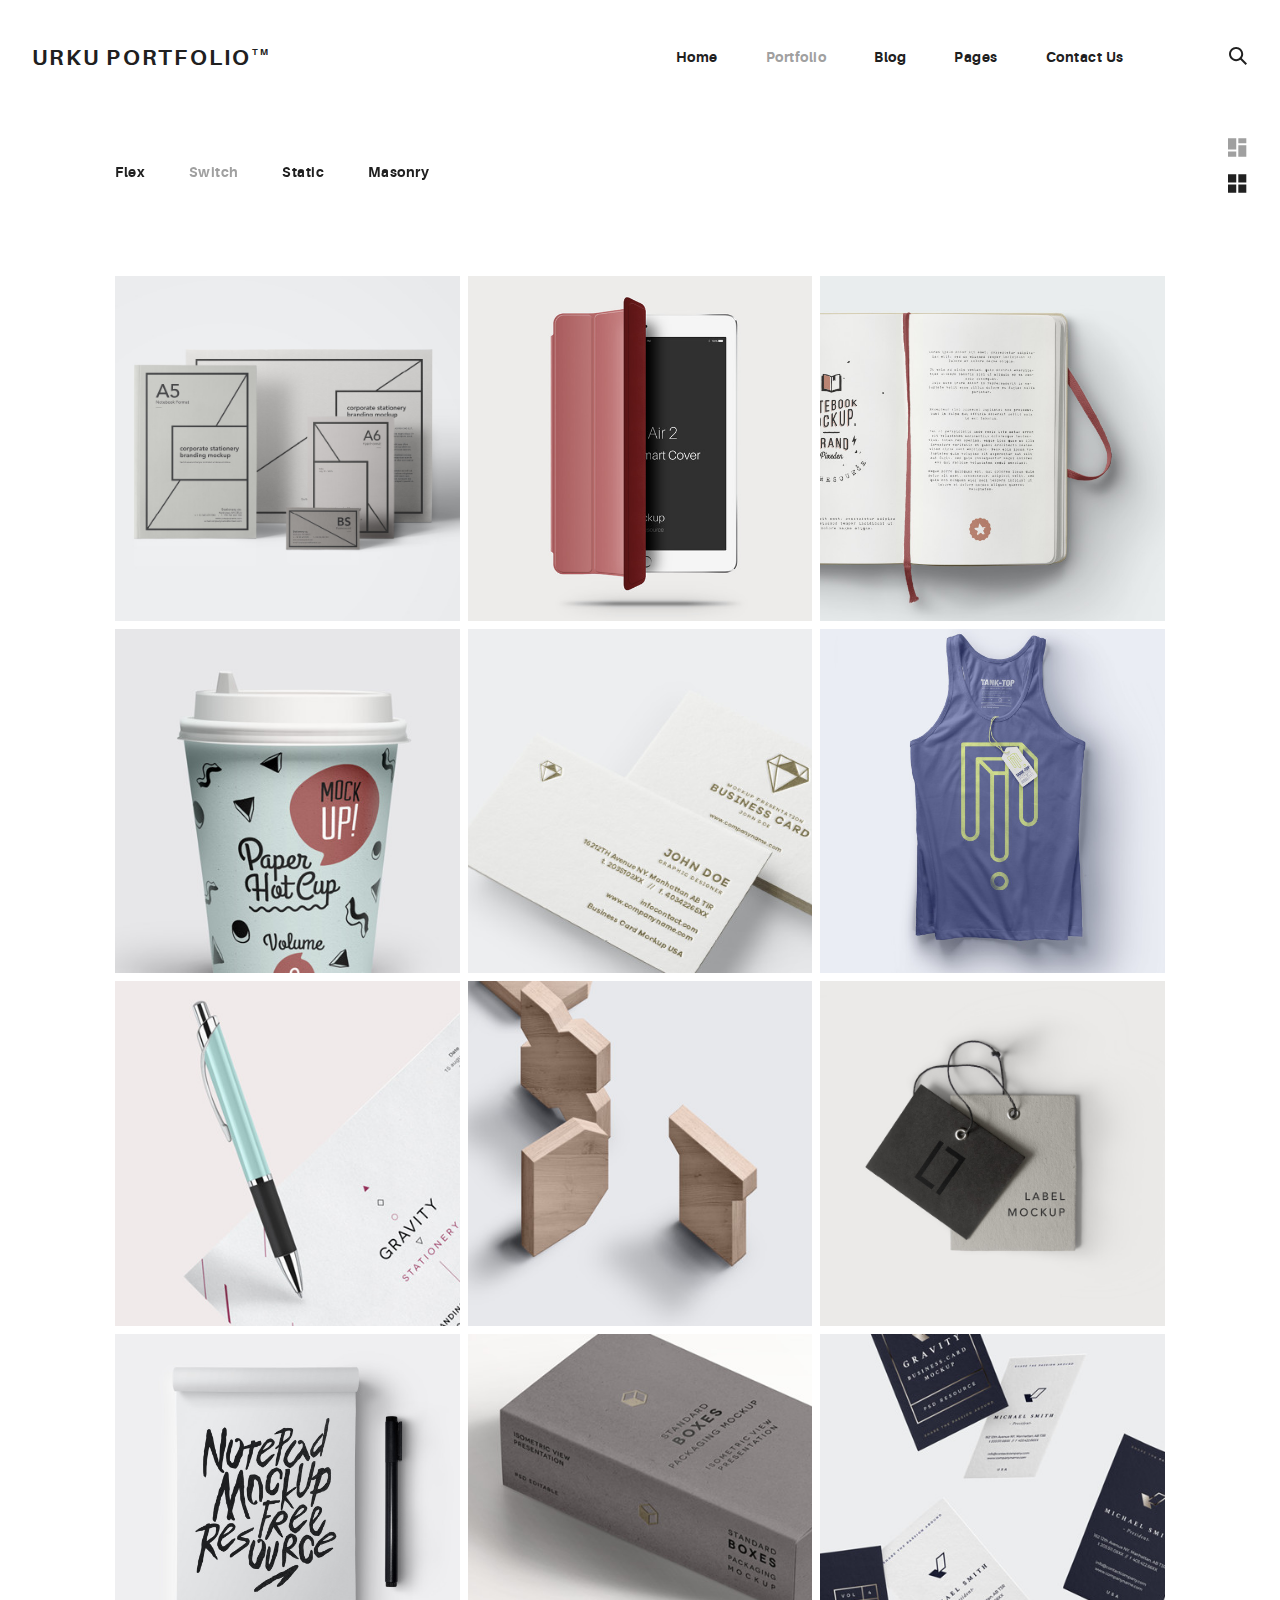
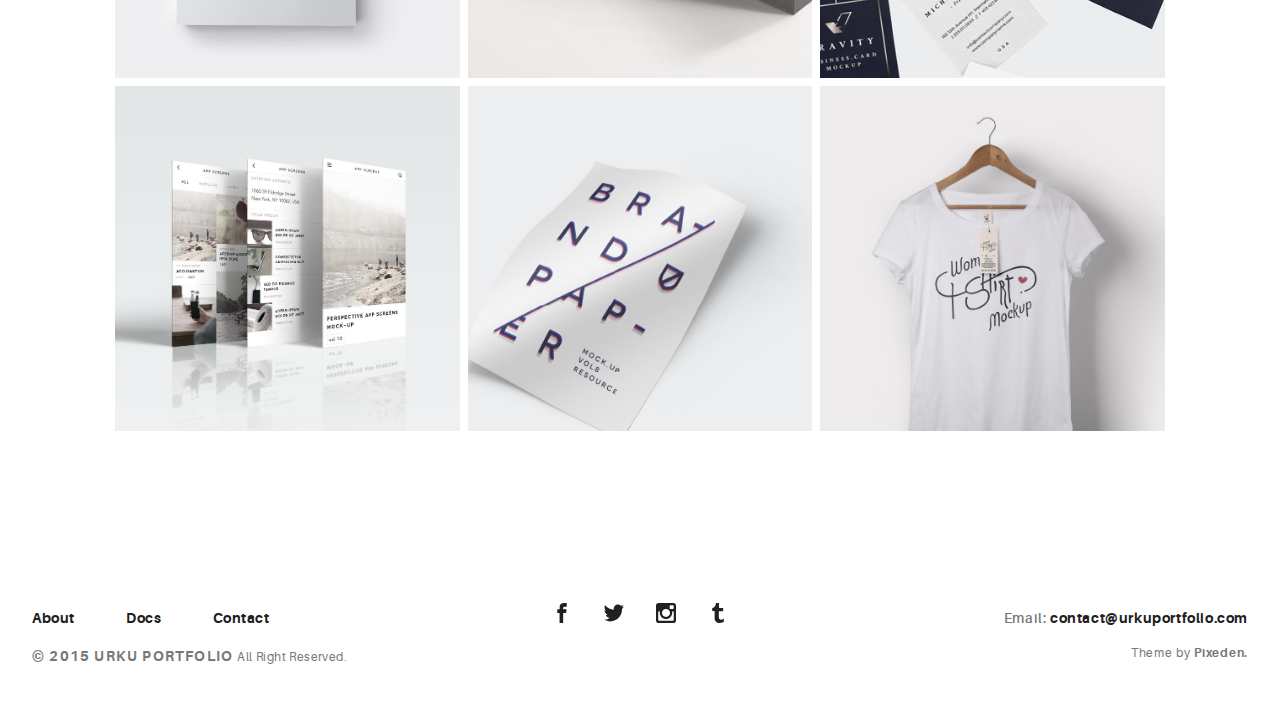
<file: URKU-Portfolio-Template-HTML5-PIXEDEN-v.1.0.5/HTML/portfolio-alt.html>
<!DOCTYPE html>
<html>
  <head>
    <meta name="viewport" content="width=device-width, initial-scale=1.0">
    <meta charset="UTF-8">
    <title>Urku Portfolio :: Pixeden</title>
    <link rel="icon" type="image/svg+xml" href="assets/img/urku-ico.svg">
    <link rel="stylesheet" href="assets/css/aurora-pack.min.css">
    <link rel="stylesheet" href="assets/css/aurora-theme-base.min.css">
    <link rel="stylesheet" href="assets/css/urku.css">
  </head>
  <body class="top-fixed">
    <header class="ae-container-fluid ae-container-fluid--full rk-header ">
      <input type="checkbox" id="mobile-menu" class="rk-mobile-menu">
      <label for="mobile-menu">
        <svg>
          <use xlink:href="assets/img/symbols.svg#bar"></use>
        </svg>
        <svg>
          <use xlink:href="assets/img/symbols.svg#bar"></use>
        </svg>
        <svg>
          <use xlink:href="assets/img/symbols.svg#bar"></use>
        </svg>
      </label>
      <div class="ae-container-fluid rk-topbar">
        <h1 class="rk-logo"><a href="index.html">urku portfolio<sup>tm</sup></a></h1>
        <nav class="rk-navigation">
          <ul class="rk-menu">
            <li class="rk-menu__item"><a href="index.html" class="rk-menu__link">Home</a>
            </li>
            <li class="active rk-menu__item"><a href="portfolio.html" class="rk-menu__link">Portfolio</a>
            </li>
            <li class="rk-menu__item"><a href="blog.html" class="rk-menu__link">Blog</a>
            </li>
            <li class="rk-menu__item"><a href="#0" class="rk-menu__link">Pages</a>
              <nav class="rk-menu__sub">
                <ul class="rk-container">
                  <li class="rk-menu__item"><a href="about.html" class="rk-menu__link">About</a></li>
                  <li class="rk-menu__item"><a href="documentation.html" class="rk-menu__link">Documentation</a></li>
                  <li class="rk-menu__item"><a href="design-styles.html" class="rk-menu__link">Design Styles</a></li>
                </ul>
              </nav>
            </li>
            <li class="rk-menu__item"><a href="contact.html" class="rk-menu__link">Contact Us</a>
            </li>
          </ul>
          <form class="rk-search">
            <input type="text" placeholder="Search" id="urku-search" class="rk-search-field">
            <label for="urku-search">
              <svg>
                <use xlink:href="assets/img/symbols.svg#icon-search"></use>
              </svg>
            </label>
          </form>
        </nav>
      </div>
    </header>
    <section class="ae-container-fluid rk-main">
      <input type="radio" name="layout-ctrl" checked id="layout-base" class="layout-ctrl-input">
      <div class="ae-container-fluid rk-layout-ctrl-cont">
        <label for="layout-base" class="rk-layout-ctrl">
          <svg>
            <use xlink:href="assets/img/symbols.svg#icon-view-default"></use>
          </svg>
        </label>
      </div>
      <input type="radio" name="layout-ctrl" id="layout-grid" class="layout-ctrl-input">
      <div class="ae-container-fluid rk-layout-ctrl-cont">
        <label for="layout-grid" class="rk-layout-ctrl">
          <svg>
            <use xlink:href="assets/img/symbols.svg#icon-view-alt"></use>
          </svg>
        </label>
      </div>
      <div class="rk-layout-ctrl-mobile">
        <svg viewBox="0 0 9 9" class="layout-mob-1">
          <rect width="100%" height="100%" fill="currentColor"></rect>
        </svg>
        <svg viewBox="0 0 9 9" class="layout-mob-2">
          <rect width="100%" height="100%" fill="currentColor"></rect>
        </svg>
        <svg viewBox="0 0 9 9" class="layout-mob-3">
          <rect width="100%" height="100%" fill="currentColor"></rect>
        </svg>
        <svg viewBox="0 0 9 9" class="layout-mob-4">
          <rect width="100%" height="100%" fill="currentColor"></rect>
        </svg>
      </div>
      <section class="ae-container-fluid ae-container-fluid--inner rk-portfolio">
        <div class="au-xs-ta-center au-lg-ta-left">
          <ul class="rk-menu rk-categories-menu">
            <li class="rk-menu__item"><a href="portfolio.html" class="rk-menu__link">Flex</a>
            </li>
            <li class="active rk-menu__item"><a href="portfolio-alt.html" class="rk-menu__link">Switch</a>
            </li>
            <li class="rk-menu__item"><a href="portfolio-raw.html" class="rk-menu__link">Static</a>
            </li>
            <li class="rk-menu__item"><a href="portfolio-masonry.html" class="rk-menu__link">Masonry</a>
            </li>
          </ul>
        </div>
        <div class="rk-portfolio__items"><a href="portfolio-item.html" class="rk-item rk-item--flex item-1 rk-size-4 rk-tosize-3 rk-square ">
            <div class="item-meta">
              <h2>Essential Stationery</h2>
              <p>Branding</p>
            </div></a><a href="portfolio-item.html" class="rk-item rk-item--flex item-2 rk-size-4 rk-tosize-3 rk-square ">
            <div class="item-meta">
              <h2>Pickled Tousled</h2>
              <p>Art Direction</p>
            </div></a><a href="portfolio-item.html" class="rk-item rk-item--flex item-3 rk-size-4 rk-tosize-3 rk-square ">
            <div class="item-meta">
              <h2>Waistcoat vegan</h2>
              <p>Graphic Design</p>
            </div></a><a href="portfolio-item.html" class="rk-item rk-item--flex item-4 rk-size-4 rk-tosize-3 rk-square ">
            <div class="item-meta">
              <h2>Tumblr hammock</h2>
              <p>Packaging</p>
            </div></a><a href="portfolio-item.html" class="rk-item rk-item--flex item-5 rk-size-4  rk-square ">
            <div class="item-meta">
              <h2>Biodiesel etsy</h2>
              <p>Branding</p>
            </div></a><a href="portfolio-item.html" class="rk-item rk-item--flex item-6 rk-size-4  rk-square ">
            <div class="item-meta">
              <h2>Gentrify artisan</h2>
              <p>Graphic Design</p>
            </div></a><a href="portfolio-item.html" class="rk-item rk-item--flex item-7 rk-size-4  rk-square ">
            <div class="item-meta">
              <h2>Plaid austin</h2>
              <p>Graphic Design</p>
            </div></a><a href="portfolio-item.html" class="rk-item rk-item--flex item-8 rk-size-4 rk-tosize-6 rk-square ">
            <div class="item-meta">
              <h2>Trust fund</h2>
              <p>Packaging</p>
            </div></a><a href="portfolio-item.html" class="rk-item rk-item--flex item-9 rk-size-4 rk-tosize-6 rk-square ">
            <div class="item-meta">
              <h2>Gentrify pork</h2>
              <p>Branding</p>
            </div></a><a href="portfolio-item.html" class="rk-item rk-item--flex item-10 rk-size-4 rk-tosize-3 rk-square ">
            <div class="item-meta">
              <h2>Waistcoat ugh</h2>
              <p>UI/UX</p>
            </div></a><a href="portfolio-item.html" class="rk-item rk-item--flex item-11 rk-size-4 rk-tosize-3 rk-square ">
            <div class="item-meta">
              <h2>Deep v kogi</h2>
              <p>Graphic Design</p>
            </div></a><a href="portfolio-item.html" class="rk-item rk-item--flex item-12 rk-size-4 rk-tosize-3 rk-square ">
            <div class="item-meta">
              <h2>Venmo trust</h2>
              <p>Packaging</p>
            </div></a><a href="portfolio-item.html" class="rk-item rk-item--flex item-13 rk-size-4 rk-tosize-3 rk-square ">
            <div class="item-meta">
              <h2>Venmo trust</h2>
              <p>Ui/UX</p>
            </div></a><a href="portfolio-item.html" class="rk-item rk-item--flex item-14 rk-size-4 rk-tosize-6 rk-square rk-toportrait">
            <div class="item-meta">
              <h2>Gentrify semiotic</h2>
              <p>Art Direction</p>
            </div></a><a href="portfolio-item.html" class="rk-item rk-item--flex item-15 rk-size-4 rk-tosize-6 rk-square rk-toportrait">
            <div class="item-meta">
              <h2>Migas artisan</h2>
              <p>Photography</p>
            </div></a>
        </div>
      </section>
    </section>
    <footer class="ae-container-fluid rk-footer ">
      <div class="ae-grid ae-grid--collapse">
        <div class="ae-grid__item item-lg-4 au-xs-ta-center au-lg-ta-left">
          <ul class="rk-menu rk-footer-menu">
            <li class="rk-menu__item"><a href="about.html" class="rk-menu__link">About</a>
            </li>
            <li class="rk-menu__item"><a href="documentation.html" class="rk-menu__link">Docs</a>
            </li>
            <li class="rk-menu__item"><a href="contact.html" class="rk-menu__link">Contact</a>
            </li>
          </ul>
          <p class="rk-footer__text rk-footer__copy "> <span class="ae-u-bold">© </span><span class="ae-u-bolder">2015 URKU PORTFOLIO </span>All Right Reserved.</p>
        </div>
        <div class="ae-grid__item item-lg-4 au-xs-ta-center"><a href="#0" class="rk-social-btn ">
            <svg>
              <use xlink:href="assets/img/symbols.svg#icon-facebook"></use>
            </svg></a><a href="#0" class="rk-social-btn ">
            <svg>
              <use xlink:href="assets/img/symbols.svg#icon-twitter"></use>
            </svg></a><a href="#0" class="rk-social-btn ">
            <svg>
              <use xlink:href="assets/img/symbols.svg#icon-pinterest"></use>
            </svg></a><a href="#0" class="rk-social-btn ">
            <svg>
              <use xlink:href="assets/img/symbols.svg#icon-tumblr"></use>
            </svg></a></div>
        <div class="ae-grid__item item-lg-4 au-xs-ta-center au-lg-ta-right">
          <p class="rk-footer__text rk-footer__contact "> <span class="ae-u-bold">Email: </span><span class="ae-u-bolder"> <a href="#0" class="rk-dark-color ">contact@urkuportfolio.com </a></span></p>
          <p class="rk-footer__text rk-footer__by">Theme by <a href="http://pixeden.com" class="ae-u-bolder">Pixeden.</a></p>
        </div>
      </div>
    </footer>
    <script src="assets/js/svg4everybody.min.js"></script>
    <script>svg4everybody();</script>
  </body>
</html>
</file>
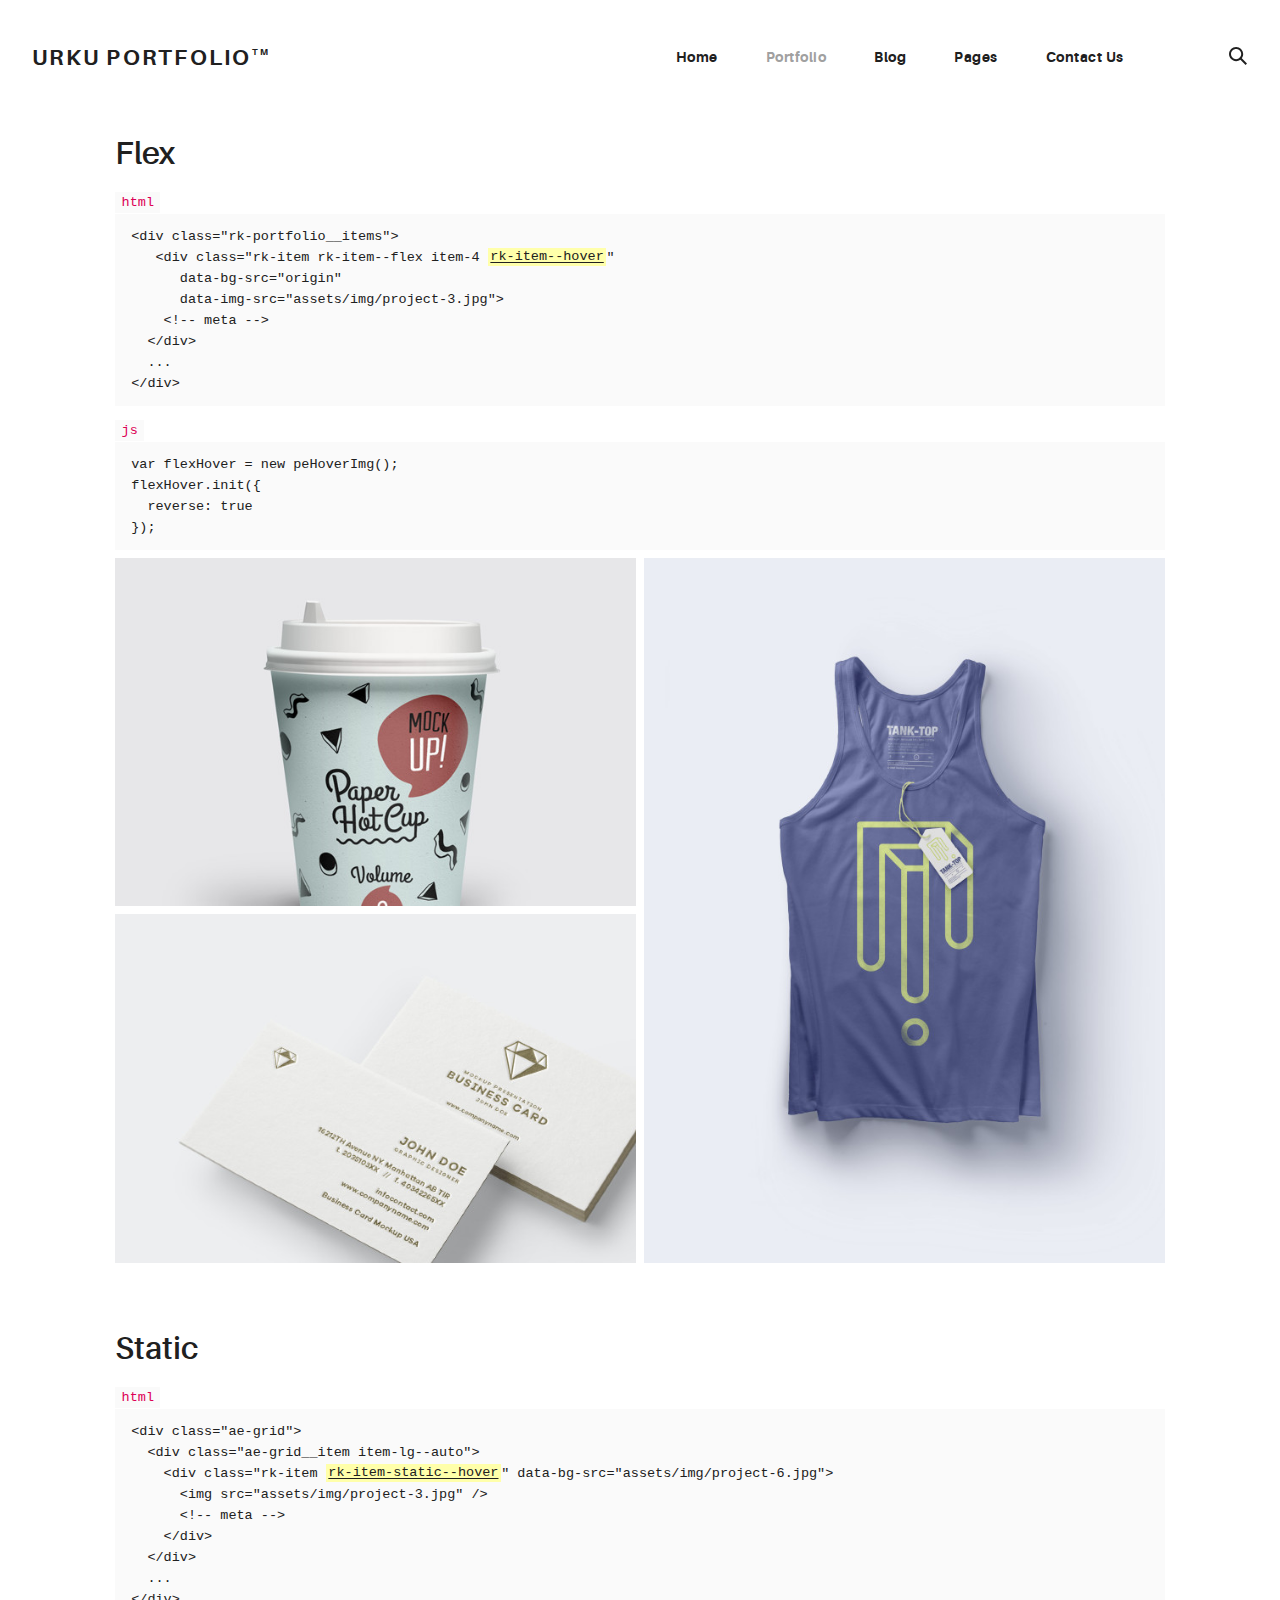
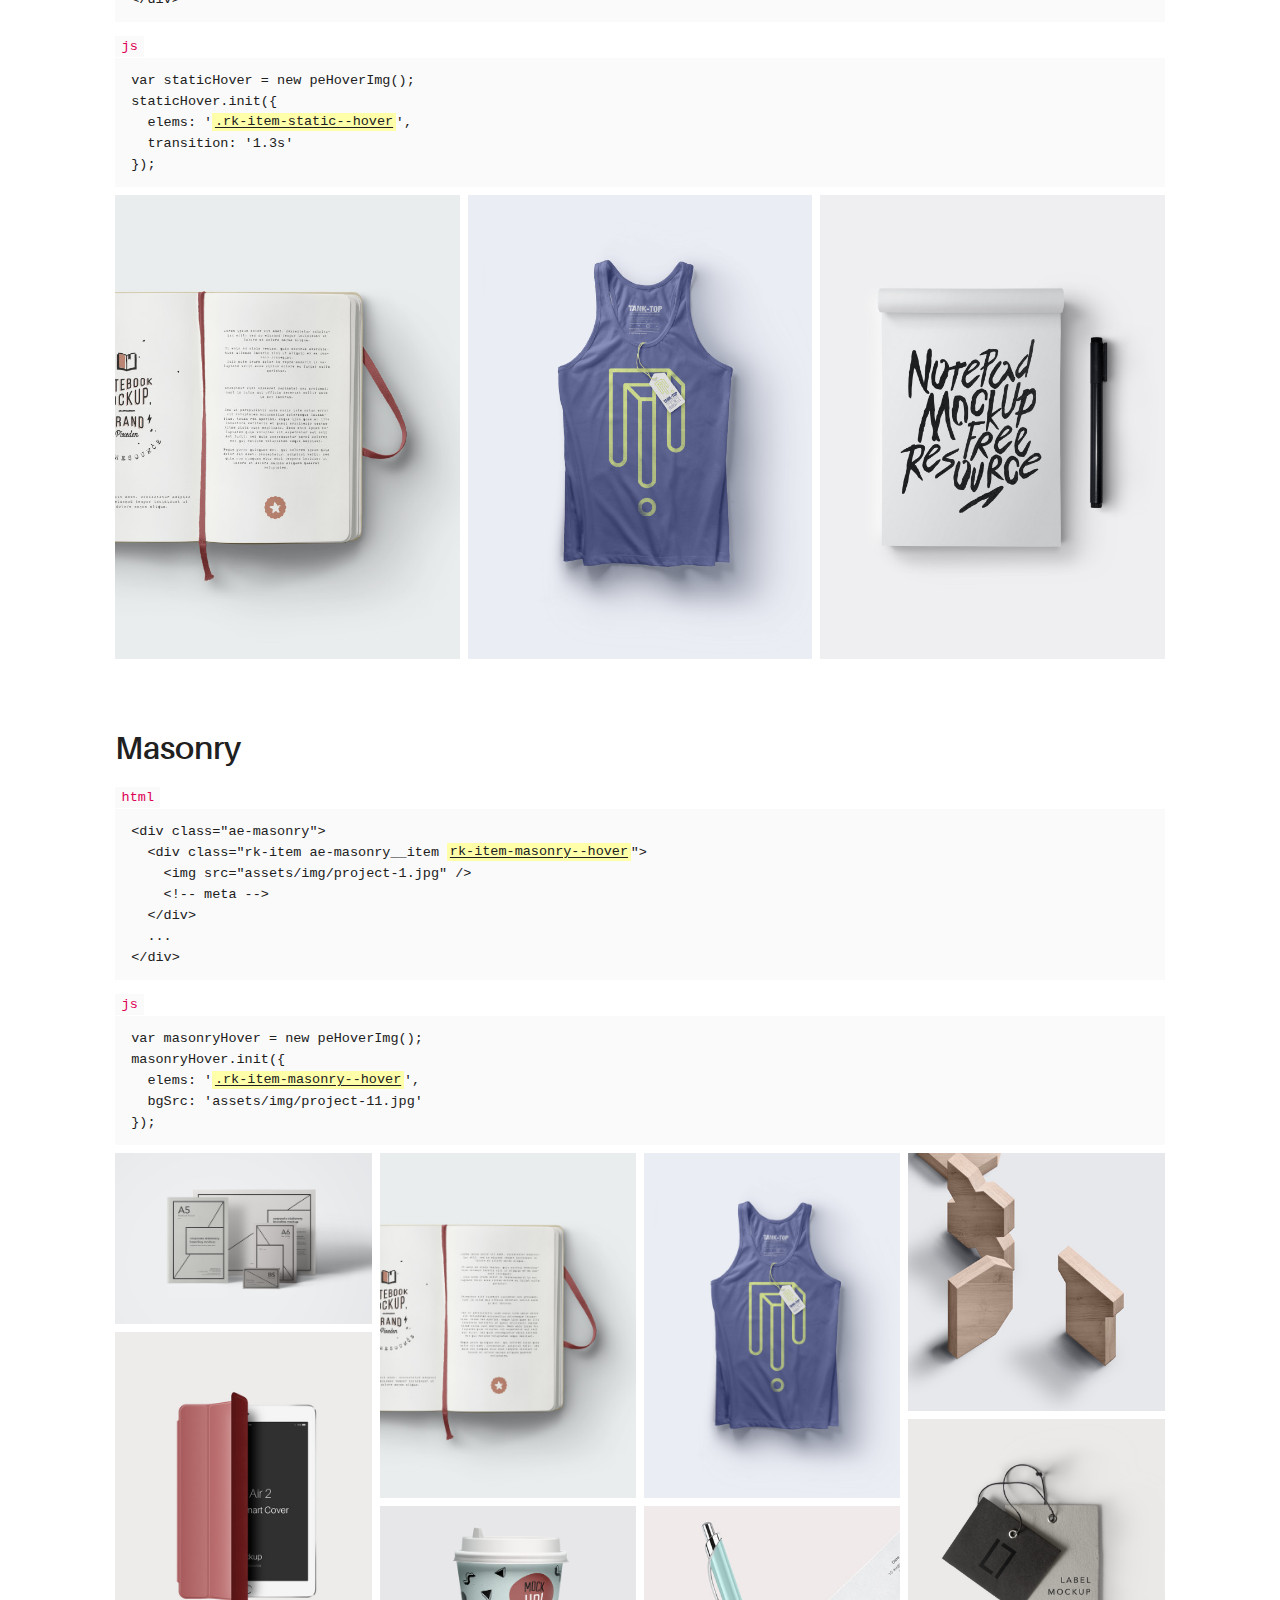
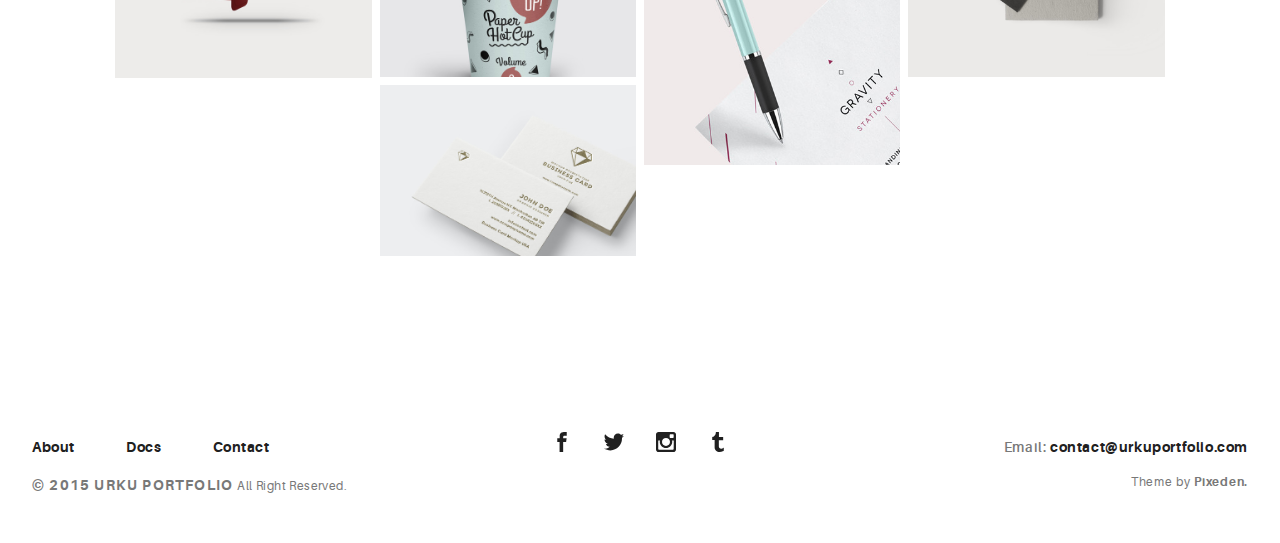
<file: URKU-Portfolio-Template-HTML5-PIXEDEN-v.1.0.5/HTML/portfolio-hover.html>
<!DOCTYPE html>
<html>
  <head>
    <meta name="viewport" content="width=device-width, initial-scale=1.0">
    <meta charset="UTF-8">
    <title>Urku Portfolio :: Pixeden</title>
    <link rel="icon" type="image/svg+xml" href="assets/img/urku-ico.svg">
    <link rel="stylesheet" href="assets/css/aurora-pack.min.css">
    <link rel="stylesheet" href="assets/css/aurora-theme-base.min.css">
    <link rel="stylesheet" href="assets/css/urku.css">
  </head>
  <body class="top-fixed">
    <header class="ae-container-fluid ae-container-fluid--full rk-header ">
      <input type="checkbox" id="mobile-menu" class="rk-mobile-menu">
      <label for="mobile-menu">
        <svg>
          <use xlink:href="assets/img/symbols.svg#bar"></use>
        </svg>
        <svg>
          <use xlink:href="assets/img/symbols.svg#bar"></use>
        </svg>
        <svg>
          <use xlink:href="assets/img/symbols.svg#bar"></use>
        </svg>
      </label>
      <div class="ae-container-fluid rk-topbar">
        <h1 class="rk-logo"><a href="index.html">urku portfolio<sup>tm</sup></a></h1>
        <nav class="rk-navigation">
          <ul class="rk-menu">
            <li class="rk-menu__item"><a href="index.html" class="rk-menu__link">Home</a>
            </li>
            <li class="active rk-menu__item"><a href="portfolio.html" class="rk-menu__link">Portfolio</a>
            </li>
            <li class="rk-menu__item"><a href="blog.html" class="rk-menu__link">Blog</a>
            </li>
            <li class="rk-menu__item"><a href="#0" class="rk-menu__link">Pages</a>
              <nav class="rk-menu__sub">
                <ul class="rk-container">
                  <li class="rk-menu__item"><a href="about.html" class="rk-menu__link">About</a></li>
                  <li class="rk-menu__item"><a href="documentation.html" class="rk-menu__link">Documentation</a></li>
                  <li class="rk-menu__item"><a href="design-styles.html" class="rk-menu__link">Design Styles</a></li>
                </ul>
              </nav>
            </li>
            <li class="rk-menu__item"><a href="contact.html" class="rk-menu__link">Contact Us</a>
            </li>
          </ul>
          <form class="rk-search">
            <input type="text" placeholder="Search" id="urku-search" class="rk-search-field">
            <label for="urku-search">
              <svg>
                <use xlink:href="assets/img/symbols.svg#icon-search"></use>
              </svg>
            </label>
          </form>
        </nav>
      </div>
    </header>
    <section class="rk-container rk-main">
      <section class="ae-container-fluid ae-container-fluid--inner rk-portfolio">
        <h3>Flex</h3><code>html</code>
        <pre><code>&lt;div class=&quot;rk-portfolio__items&quot;&gt;
   &lt;div class=&quot;rk-item rk-item--flex item-4 <ins>rk-item--hover</ins>&quot; 
      data-bg-src=&quot;origin&quot; 
      data-img-src=&quot;assets/img/project-3.jpg&quot;&gt;
    &lt;!-- meta --&gt;
  &lt;/div&gt;
  ...
&lt;/div&gt;</code></pre><code>js</code>
        <pre><code>var flexHover = new peHoverImg();
flexHover.init({
  reverse: true
});</code></pre>
        <div class="rk-portfolio__items">
          <div class="rk-items-cont rk-size-6 rk-tosize-8"><a href="portfolio-item.html" data-bg-src="origin" data-img-src="assets/img/project-3.jpg" class="rk-item rk-item--flex item-4 rk-size-12 rk-landscape rk-item--hover"> 
              <div class="item-meta">
                <h2>Tumblr hammock</h2>
                <p>Packaging</p>
              </div></a><a href="portfolio-item.html" data-bg-src="origin" data-img-src="assets/img/project-11.jpg" class="rk-item rk-item--flex item-5 rk-size-12 rk-landscape rk-item--hover"> 
              <div class="item-meta">
                <h2>Biodiesel etsy</h2>
                <p>Branding</p>
              </div></a></div><a href="portfolio-item.html" data-bg-src="origin" data-img-src="assets/img/project-2.jpg" class="rk-item rk-item--flex item-6 rk-size-6 rk-portrait rk-item--hover"> 
            <div class="item-meta">
              <h2>Gentrify artisan</h2>
              <p>Graphic Design</p>
            </div></a>
        </div>
        <h3 class="au-mt-4">Static</h3><code>html</code>
        <pre><code>&lt;div class=&quot;ae-grid&quot;&gt;
  &lt;div class=&quot;ae-grid__item item-lg--auto&quot;&gt;
    &lt;div class=&quot;rk-item <ins>rk-item-static--hover</ins>&quot; data-bg-src=&quot;assets/img/project-6.jpg&quot;&gt;
      &lt;img src=&quot;assets/img/project-3.jpg&quot; /&gt;
      &lt;!-- meta --&gt;
    &lt;/div&gt;
  &lt;/div&gt;
  ...
&lt;/div&gt;</code></pre><code>js</code>
        <pre><code>var staticHover = new peHoverImg();
staticHover.init({
  elems: '<ins>.rk-item-static--hover</ins>',
  transition: '1.3s'
});</code></pre>
        <div class="ae-grid">
          <div class="ae-grid__item item-lg--auto"><a href="portfolio-item.html" data-bg-src="assets/img/project-6.jpg" class="rk-item rk-item-static--hover"><img src="assets/img/project-3.jpg" alt="">
              <div class="item-meta">
                <h2>Waistcoat vegan</h2>
                <p>Graphic Design</p>
              </div></a></div>
          <div class="ae-grid__item item-lg--auto"><a href="portfolio-item.html" data-bg-src="assets/img/project-10.jpg" class="rk-item rk-item-static--hover"><img src="assets/img/project-6.jpg" alt="">
              <div class="item-meta">
                <h2>Gentrify artisan</h2>
                <p>Graphic Design</p>
              </div></a></div>
          <div class="ae-grid__item item-lg--auto"><a href="portfolio-item.html" data-bg-src="assets/img/project-3.jpg" class="rk-item rk-item-static--hover"><img src="assets/img/project-10.jpg" alt="">
              <div class="item-meta">
                <h2>Waistcoat ugh</h2>
                <p>UI/UX</p>
              </div></a></div>
        </div>
        <h3 class="au-mt-4">Masonry</h3><code>html</code>
        <pre><code>&lt;div class=&quot;ae-masonry&quot;&gt;
  &lt;div class=&quot;rk-item ae-masonry__item <ins>rk-item-masonry--hover</ins>&quot;&gt;
    &lt;img src=&quot;assets/img/project-1.jpg&quot; /&gt;
    &lt;!-- meta --&gt;
  &lt;/div&gt;
  ...
&lt;/div&gt;</code></pre><code>js</code>
        <pre><code>var masonryHover = new peHoverImg();
masonryHover.init({
  elems: '<ins>.rk-item-masonry--hover</ins>',
  bgSrc: 'assets/img/project-11.jpg'
});</code></pre>
        <div class="ae-masonry ae-masonry-md-2 ae-masonry-xl-4"><a href="portfolio-item.html" class="rk-item ae-masonry__item rk-item-masonry--hover"><img src="assets/img/project-1.jpg" alt="">
            <div class="item-meta">
              <h2>Essential Stationery</h2>
              <p>Branding</p>
            </div></a><a href="portfolio-item.html" class="rk-item ae-masonry__item rk-item-masonry--hover"><img src="assets/img/project-2.jpg" alt="">
            <div class="item-meta">
              <h2>Pickled Tousled</h2>
              <p>Art Direction</p>
            </div></a><a href="portfolio-item.html" class="rk-item ae-masonry__item rk-item-masonry--hover"><img src="assets/img/project-3.jpg" alt="">
            <div class="item-meta">
              <h2>Waistcoat vegan</h2>
              <p>Graphic Design</p>
            </div></a><a href="portfolio-item.html" class="rk-item ae-masonry__item rk-item-masonry--hover"><img src="assets/img/project-4.jpg" alt="">
            <div class="item-meta">
              <h2>Tumblr hammock</h2>
              <p>Packaging</p>
            </div></a><a href="portfolio-item.html" class="rk-item ae-masonry__item rk-item-masonry--hover"><img src="assets/img/project-5.jpg" alt="">
            <div class="item-meta">
              <h2>Biodiesel etsy</h2>
              <p>Branding</p>
            </div></a><a href="portfolio-item.html" class="rk-item ae-masonry__item rk-item-masonry--hover"><img src="assets/img/project-6.jpg" alt="">
            <div class="item-meta">
              <h2>Gentrify artisan</h2>
              <p>Graphic Design</p>
            </div></a><a href="portfolio-item.html" class="rk-item ae-masonry__item rk-item-masonry--hover"><img src="assets/img/project-7.jpg" alt="">
            <div class="item-meta">
              <h2>Plaid austin</h2>
              <p>Graphic Design</p>
            </div></a><a href="portfolio-item.html" class="rk-item ae-masonry__item rk-item-masonry--hover"><img src="assets/img/project-8.jpg" alt="">
            <div class="item-meta">
              <h2>Trust fund</h2>
              <p>Packaging</p>
            </div></a><a href="portfolio-item.html" class="rk-item ae-masonry__item rk-item-masonry--hover"><img src="assets/img/project-9.jpg" alt="">
            <div class="item-meta">
              <h2>Gentrify pork</h2>
              <p>Branding</p>
            </div></a>
        </div>
      </section>
    </section>
    <footer class="ae-container-fluid rk-footer ">
      <div class="ae-grid ae-grid--collapse">
        <div class="ae-grid__item item-lg-4 au-xs-ta-center au-lg-ta-left">
          <ul class="rk-menu rk-footer-menu">
            <li class="rk-menu__item"><a href="about.html" class="rk-menu__link">About</a>
            </li>
            <li class="rk-menu__item"><a href="documentation.html" class="rk-menu__link">Docs</a>
            </li>
            <li class="rk-menu__item"><a href="contact.html" class="rk-menu__link">Contact</a>
            </li>
          </ul>
          <p class="rk-footer__text rk-footer__copy "> <span class="ae-u-bold">© </span><span class="ae-u-bolder">2015 URKU PORTFOLIO </span>All Right Reserved.</p>
        </div>
        <div class="ae-grid__item item-lg-4 au-xs-ta-center"><a href="#0" class="rk-social-btn ">
            <svg>
              <use xlink:href="assets/img/symbols.svg#icon-facebook"></use>
            </svg></a><a href="#0" class="rk-social-btn ">
            <svg>
              <use xlink:href="assets/img/symbols.svg#icon-twitter"></use>
            </svg></a><a href="#0" class="rk-social-btn ">
            <svg>
              <use xlink:href="assets/img/symbols.svg#icon-pinterest"></use>
            </svg></a><a href="#0" class="rk-social-btn ">
            <svg>
              <use xlink:href="assets/img/symbols.svg#icon-tumblr"></use>
            </svg></a></div>
        <div class="ae-grid__item item-lg-4 au-xs-ta-center au-lg-ta-right">
          <p class="rk-footer__text rk-footer__contact "> <span class="ae-u-bold">Email: </span><span class="ae-u-bolder"> <a href="#0" class="rk-dark-color ">contact@urkuportfolio.com </a></span></p>
          <p class="rk-footer__text rk-footer__by">Theme by <a href="http://pixeden.com" class="ae-u-bolder">Pixeden.</a></p>
        </div>
      </div>
    </footer>
    <script src="assets/js/svg4everybody.min.js"></script>
    <script>svg4everybody();</script>
    <script src="assets/js/pe-hoverimage.js"></script>
    <script>
      var flexHover = new peHoverImg();
      flexHover.init({
        reverse: true
      });
      
      var staticHover = new peHoverImg();
      staticHover.init({
        elems: '.rk-item-static--hover',
        transition: '1.3s'
      });
      
      var masonryHover = new peHoverImg();
      masonryHover.init({
        elems: '.rk-item-masonry--hover',
        bgSrc: 'assets/img/project-11.jpg'
      });
    </script>
  </body>
</html>
</file>
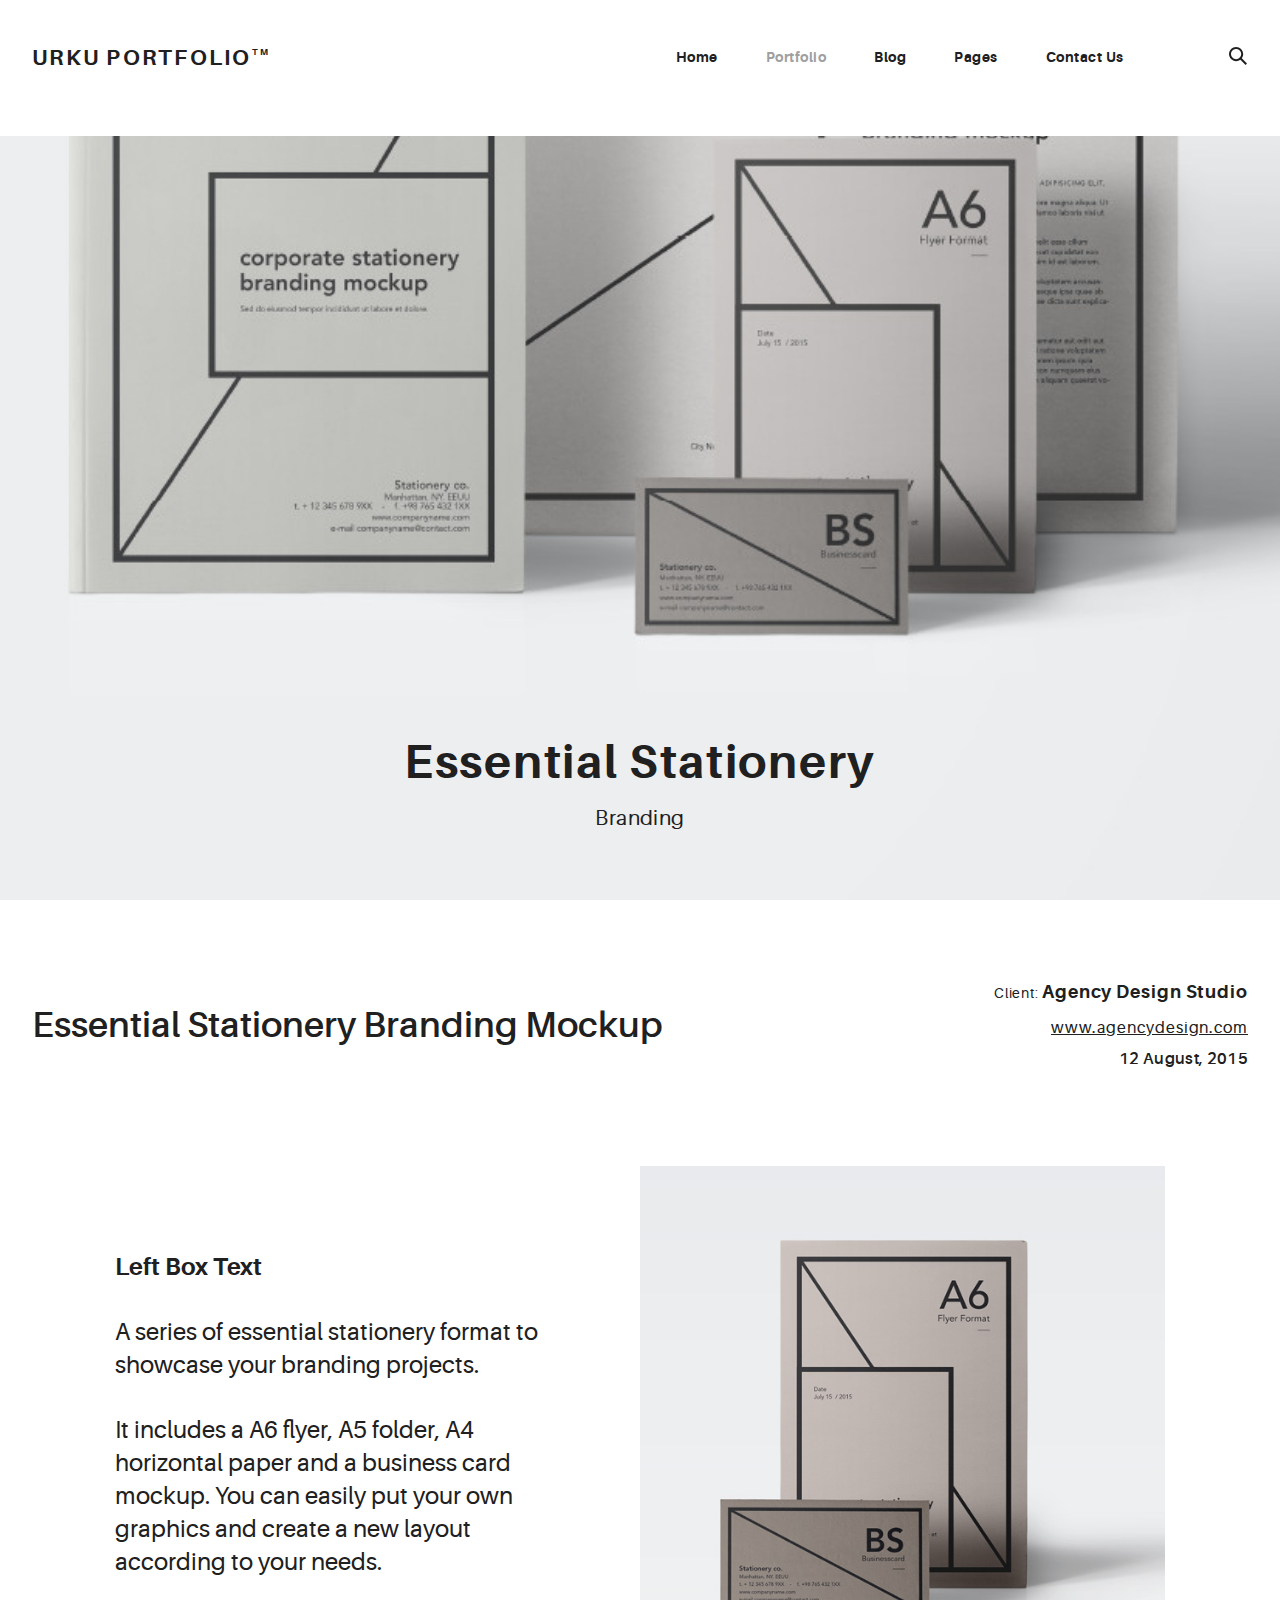
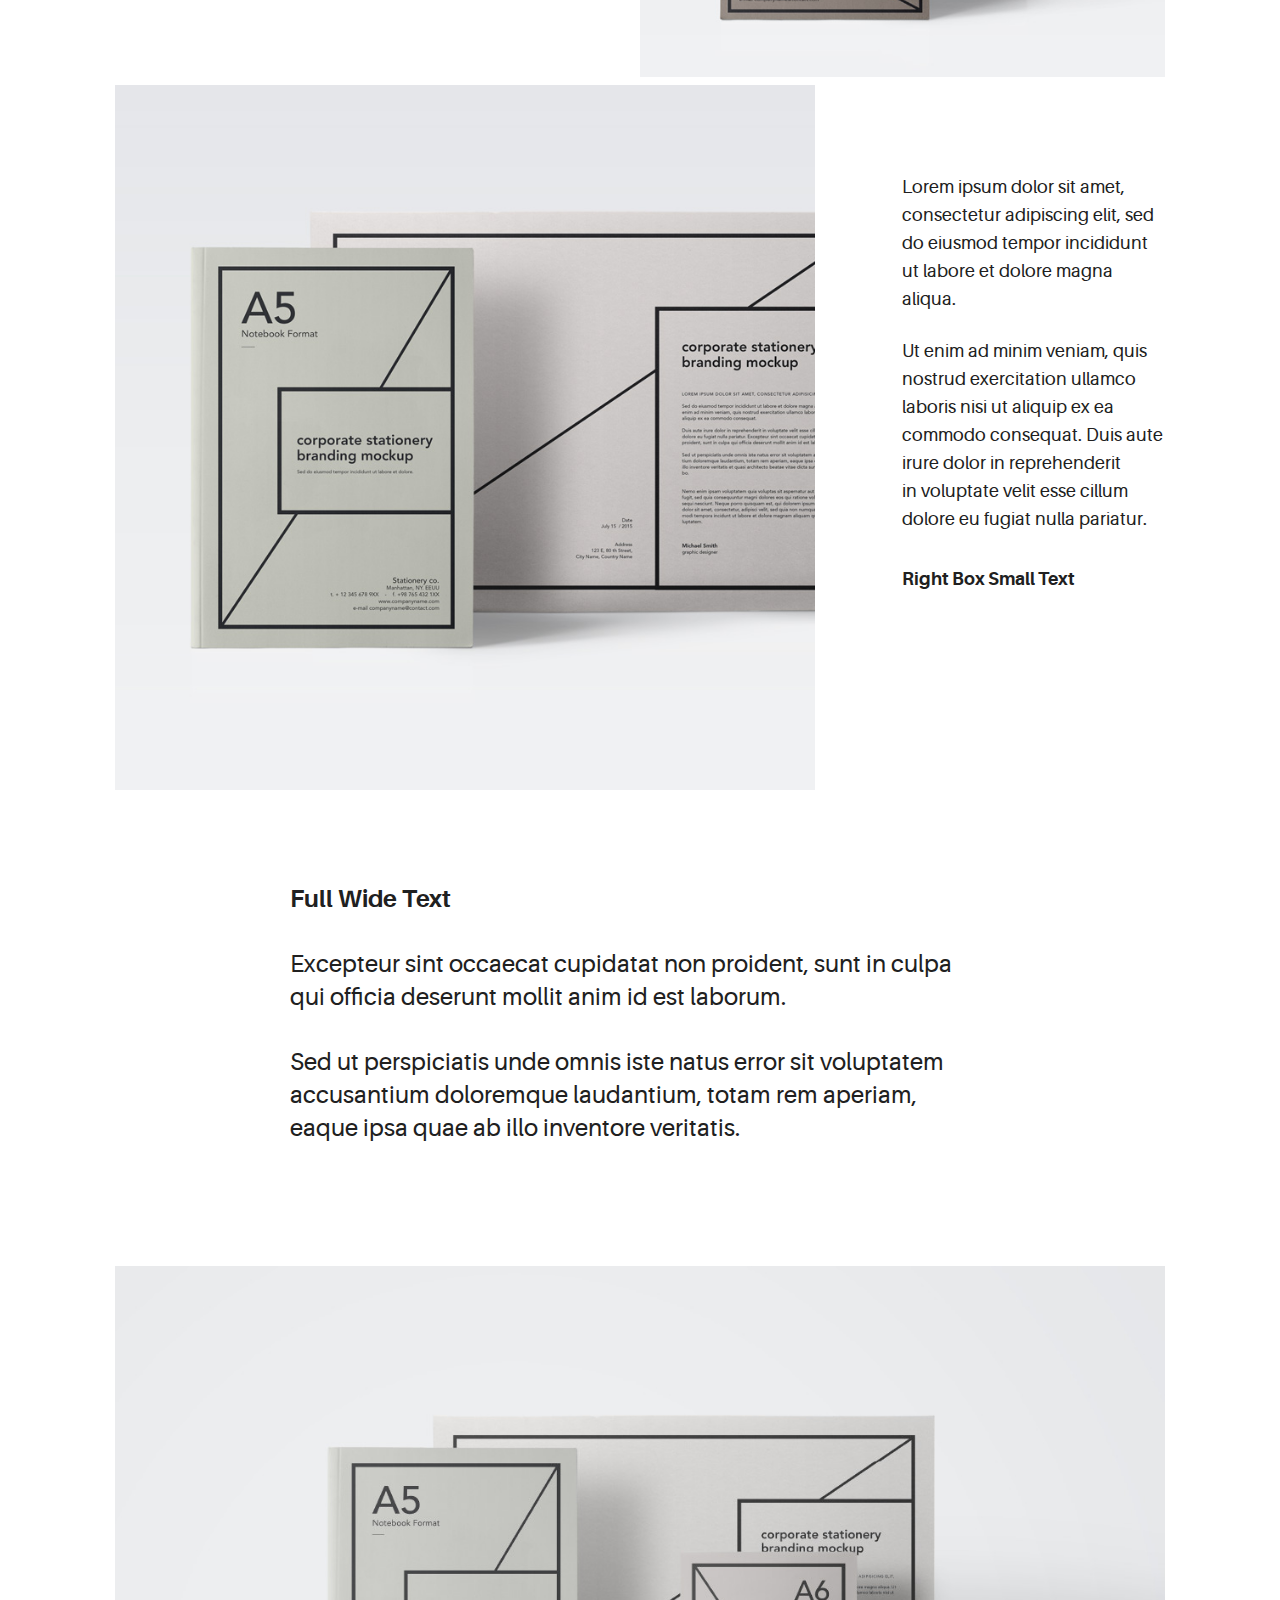
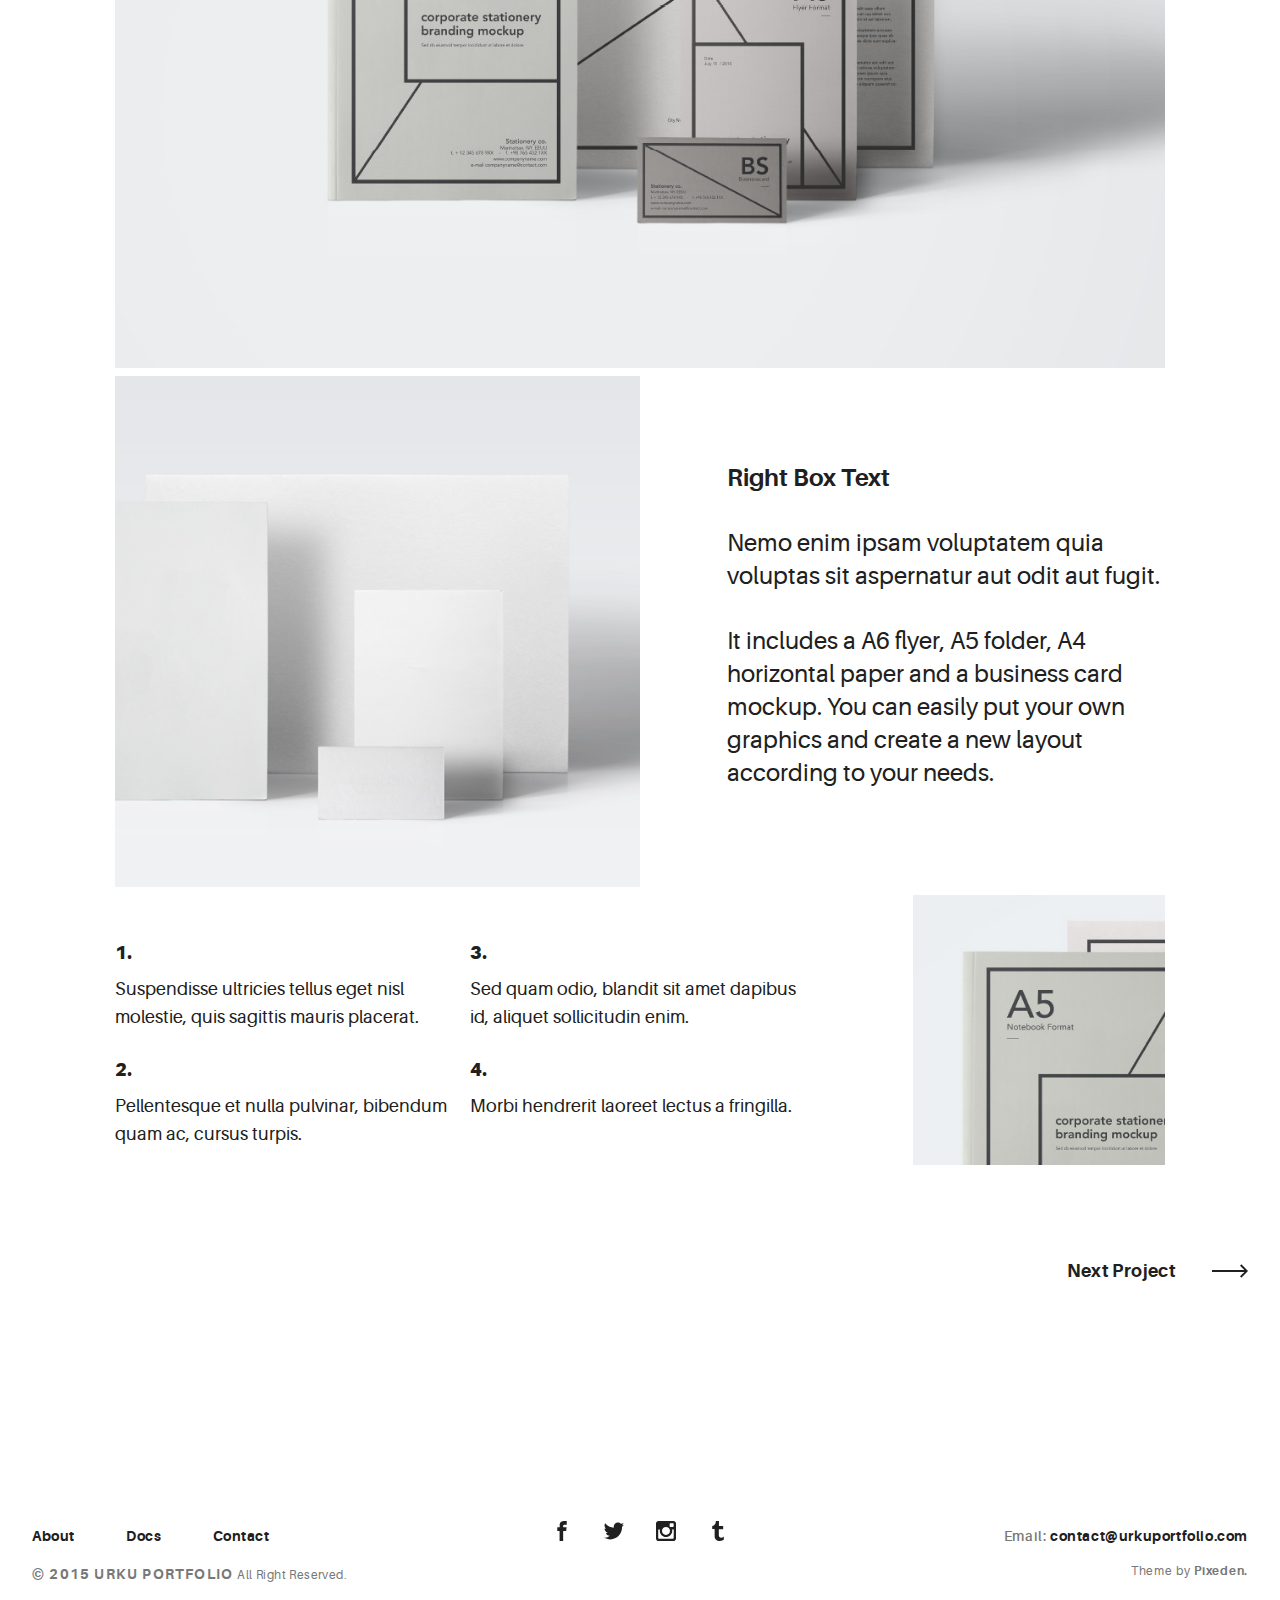
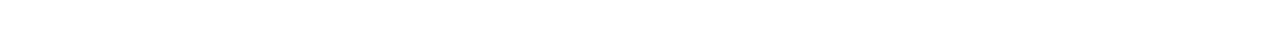
<file: URKU-Portfolio-Template-HTML5-PIXEDEN-v.1.0.5/HTML/portfolio-item.html>
<!DOCTYPE html>
<html>
  <head>
    <meta name="viewport" content="width=device-width, initial-scale=1.0">
    <meta charset="UTF-8">
    <title>Urku Portfolio :: Pixeden</title>
    <link rel="icon" type="image/svg+xml" href="assets/img/urku-ico.svg">
    <link rel="stylesheet" href="assets/css/aurora-pack.min.css">
    <link rel="stylesheet" href="assets/css/aurora-theme-base.min.css">
    <link rel="stylesheet" href="assets/css/urku.css">
  </head>
  <body class="top-fixed">
    <header class="ae-container-fluid ae-container-fluid--full rk-header ">
      <input type="checkbox" id="mobile-menu" class="rk-mobile-menu">
      <label for="mobile-menu">
        <svg>
          <use xlink:href="assets/img/symbols.svg#bar"></use>
        </svg>
        <svg>
          <use xlink:href="assets/img/symbols.svg#bar"></use>
        </svg>
        <svg>
          <use xlink:href="assets/img/symbols.svg#bar"></use>
        </svg>
      </label>
      <div class="ae-container-fluid rk-topbar">
        <h1 class="rk-logo"><a href="index.html">urku portfolio<sup>tm</sup></a></h1>
        <nav class="rk-navigation">
          <ul class="rk-menu">
            <li class="rk-menu__item"><a href="index.html" class="rk-menu__link">Home</a>
            </li>
            <li class="active rk-menu__item"><a href="portfolio.html" class="rk-menu__link">Portfolio</a>
              <nav class="rk-menu__sub">
                <ul class="rk-container">
                  <li class="rk-menu__item"><a href="portfolio.html" class="rk-menu__link">Flex</a></li>
                  <li class="rk-menu__item"><a href="portfolio-alt.html" class="rk-menu__link">Switch</a></li>
                  <li class="rk-menu__item"><a href="portfolio-raw.html" class="rk-menu__link">Static</a></li>
                  <li class="rk-menu__item"><a href="portfolio-masonry.html" class="rk-menu__link">Masonry</a></li>
                </ul>
              </nav>
            </li>
            <li class="rk-menu__item"><a href="blog.html" class="rk-menu__link">Blog</a>
            </li>
            <li class="rk-menu__item"><a href="#0" class="rk-menu__link">Pages</a>
              <nav class="rk-menu__sub">
                <ul class="rk-container">
                  <li class="rk-menu__item"><a href="about.html" class="rk-menu__link">About</a></li>
                  <li class="rk-menu__item"><a href="documentation.html" class="rk-menu__link">Documentation</a></li>
                  <li class="rk-menu__item"><a href="design-styles.html" class="rk-menu__link">Design Styles</a></li>
                </ul>
              </nav>
            </li>
            <li class="rk-menu__item"><a href="contact.html" class="rk-menu__link">Contact Us</a>
            </li>
          </ul>
          <form class="rk-search">
            <input type="text" placeholder="Search" id="urku-search" class="rk-search-field">
            <label for="urku-search">
              <svg>
                <use xlink:href="assets/img/symbols.svg#icon-search"></use>
              </svg>
            </label>
          </form>
        </nav>
      </div>
    </header>
    <section class="ae-container-fluid ae-container-fluid--full">
      <header class="rk-portfolio-cover  item-inside-1">
        <div class="item-inside__meta">
          <h1 class="ae-u-bolder rk-portfolio-title ">Essential Stationery</h1>
          <p class="ae-theta rk-portfolio-category ">Branding</p>
        </div>
      </header>
      <div class="ae-container-fluid">
        <div class="ae-grid ae-grid--collapse rk-portfolio-info ">
          <div class="ae-grid__item item-lg-8 item-sm--center au-xs-ta-center au-lg-ta-left">
            <h2 class="rk-portfolio-inner-title ">Essential Stationery Branding Mockup</h2>
          </div>
          <div class="ae-grid__item item-lg-4 au-xs-ta-center au-lg-ta-right rk-portfolio-details">
            <p class="rk-portfolio-inner-client "><span class="ae-lambda">Client: </span><span class="ae-u-bolder">Agency Design Studio</span></p>
            <p class="au-underline rk-portfolio-inner-website "><a href="#0" class="ae-kappa">www.agencydesign.com</a></p>
            <p class="ae-kappa ae-u-bold rk-portfolio-inner-date ">12 August, 2015</p>
          </div>
        </div>
      </div>
      <div class="ae-container-fluid ae-container-fluid--inner rk-portfolio--inner">
        <div class="ae-grid ae-grid--collapse au-xs-ptp-1">
          <div class="ae-grid__item item-lg-5 au-lg-ptp-1">
            <h4 class="ae-u-bolder">Left Box Text</h4>
            <p class="ae-eta">A series of essential stationery format to showcase your branding projects. </p>
            <p class="ae-eta">It includes a A6 flyer, A5 folder, A4 horizontal paper and a business card mockup. You can easily put your own graphics and create a new layout according to your needs.</p>
          </div>
          <div class="ae-grid__item item-lg-6 item-lg--offset-1"><img src="assets/img/inner-1.jpg" alt="Urku Portfolio"></div>
        </div>
        <div class="ae-grid ae-grid--collapse">
          <div class="ae-grid__item item-lg-8"><img src="assets/img/inner-2.jpg" alt="Urku Portfolio"></div>
          <div class="ae-grid__item item-lg-3 item-lg--offset-1 au-lg-ptp-1">
            <p>Lorem ipsum dolor sit amet, consectetur adipiscing elit, sed do eiusmod tempor incididunt ut labore et dolore magna aliqua. </p>
            <p class="au-mb-3">Ut enim ad minim veniam, quis nostrud exercitation ullamco laboris nisi ut aliquip ex ea commodo consequat. Duis aute irure dolor in reprehenderit <br>in voluptate velit esse cillum dolore eu fugiat nulla pariatur. </p>
            <p class="ae-u-bolder">Right Box Small Text</p>
          </div>
        </div>
        <div class="ae-grid ae-grid--collapse au-xs-ptp-1 au-xs-pbp-1">
          <div class="ae-grid__item item-lg-8 item-lg--offset-2">
            <h4 class="ae-u-bolder">Full Wide Text</h4>
            <p class="ae-eta">Excepteur sint occaecat cupidatat non proident, sunt in culpa qui officia deserunt mollit anim id est laborum.</p>
            <p class="ae-eta">Sed ut perspiciatis unde omnis iste natus error sit voluptatem accusantium doloremque laudantium, totam rem aperiam, eaque ipsa quae ab illo inventore veritatis.</p>
          </div>
        </div>
        <div class="ae-grid ae-grid--collapse">
          <div class="ae-grid__item item-lg--auto"><img src="assets/img/project-1.jpg" alt="Urku Portfolio"></div>
        </div>
        <div class="ae-grid ae-grid--collapse">
          <div class="ae-grid__item item-lg-6"><img src="assets/img/inner-3.jpg" alt="Urku Portfolio"></div>
          <div class="ae-grid__item item-lg-5 item-lg--offset-1 au-lg-ptp-1">
            <h4 class="ae-u-bolder">Right Box Text</h4>
            <p class="ae-eta">Nemo enim ipsam voluptatem quia voluptas sit aspernatur aut odit aut fugit.</p>
            <p class="ae-eta">It includes a A6 flyer, A5 folder, A4 horizontal paper and a business card mockup. You can easily put your own graphics and create a new layout according to your needs.</p>
          </div>
        </div>
        <div class="ae-grid--alt test">
          <div class="ae-grid__item--alt item-sm--auto item-sm--offset-1 item-lg--offset-0 item-sm--end item-sm--bottom">
            <div class="ae-grid ae-grid--alt8 au-xs-ta-center au-sm-ta-left">
              <div class="ae-grid__item--alt8 item-lg-6"><span class="ae-u-boldest">1.</span>
                <p class="au-mt-1">Suspendisse ultricies tellus eget nisl molestie, quis sagittis mauris placerat.</p><span class="ae-u-boldest">2.</span>
                <p class="au-mt-1">Pellentesque et nulla pulvinar, bibendum quam ac, cursus turpis.</p>
              </div>
              <div class="ae-grid__item--alt8 item-lg-6"><span class="ae-u-boldest">3.</span>
                <p class="au-mt-1">Sed quam odio, blandit sit amet dapibus id, aliquet sollicitudin enim. </p><span class="ae-u-boldest">4.</span>
                <p class="au-mt-1">Morbi hendrerit laoreet lectus a fringilla.</p>
              </div>
            </div>
          </div>
          <div class="ae-grid__item--alt item-sm--auto item-lg-3 item-lg--offset-1 item-lg--end"><img src="assets/img/inner-4.jpg" alt="Urku Portfolio"></div>
        </div>
      </div>
      <div class="ae-container-fluid au-pt-4 au-pb-4">
        <div class="group-buttons"><a href="#0" class="au-mt-2 arrow-button arrow-button--right">Next Project<span class="arrow-cont">
              <svg>
                <use xlink:href="assets/img/symbols.svg#arrow"></use>
              </svg></span></a></div>
      </div>
    </section>
    <footer class="ae-container-fluid rk-footer ">
      <div class="ae-grid ae-grid--collapse">
        <div class="ae-grid__item item-lg-4 au-xs-ta-center au-lg-ta-left">
          <ul class="rk-menu rk-footer-menu">
            <li class="rk-menu__item"><a href="about.html" class="rk-menu__link">About</a>
            </li>
            <li class="rk-menu__item"><a href="documentation.html" class="rk-menu__link">Docs</a>
            </li>
            <li class="rk-menu__item"><a href="contact.html" class="rk-menu__link">Contact</a>
            </li>
          </ul>
          <p class="rk-footer__text rk-footer__copy "> <span class="ae-u-bold">© </span><span class="ae-u-bolder">2015 URKU PORTFOLIO </span>All Right Reserved.</p>
        </div>
        <div class="ae-grid__item item-lg-4 au-xs-ta-center"><a href="#0" class="rk-social-btn ">
            <svg>
              <use xlink:href="assets/img/symbols.svg#icon-facebook"></use>
            </svg></a><a href="#0" class="rk-social-btn ">
            <svg>
              <use xlink:href="assets/img/symbols.svg#icon-twitter"></use>
            </svg></a><a href="#0" class="rk-social-btn ">
            <svg>
              <use xlink:href="assets/img/symbols.svg#icon-pinterest"></use>
            </svg></a><a href="#0" class="rk-social-btn ">
            <svg>
              <use xlink:href="assets/img/symbols.svg#icon-tumblr"></use>
            </svg></a></div>
        <div class="ae-grid__item item-lg-4 au-xs-ta-center au-lg-ta-right">
          <p class="rk-footer__text rk-footer__contact "> <span class="ae-u-bold">Email: </span><span class="ae-u-bolder"> <a href="#0" class="rk-dark-color ">contact@urkuportfolio.com </a></span></p>
          <p class="rk-footer__text rk-footer__by">Theme by <a href="http://pixeden.com" class="ae-u-bolder">Pixeden.</a></p>
        </div>
      </div>
    </footer>
    <script src="assets/js/svg4everybody.min.js"></script>
    <script>svg4everybody();</script>
  </body>
</html>
</file>
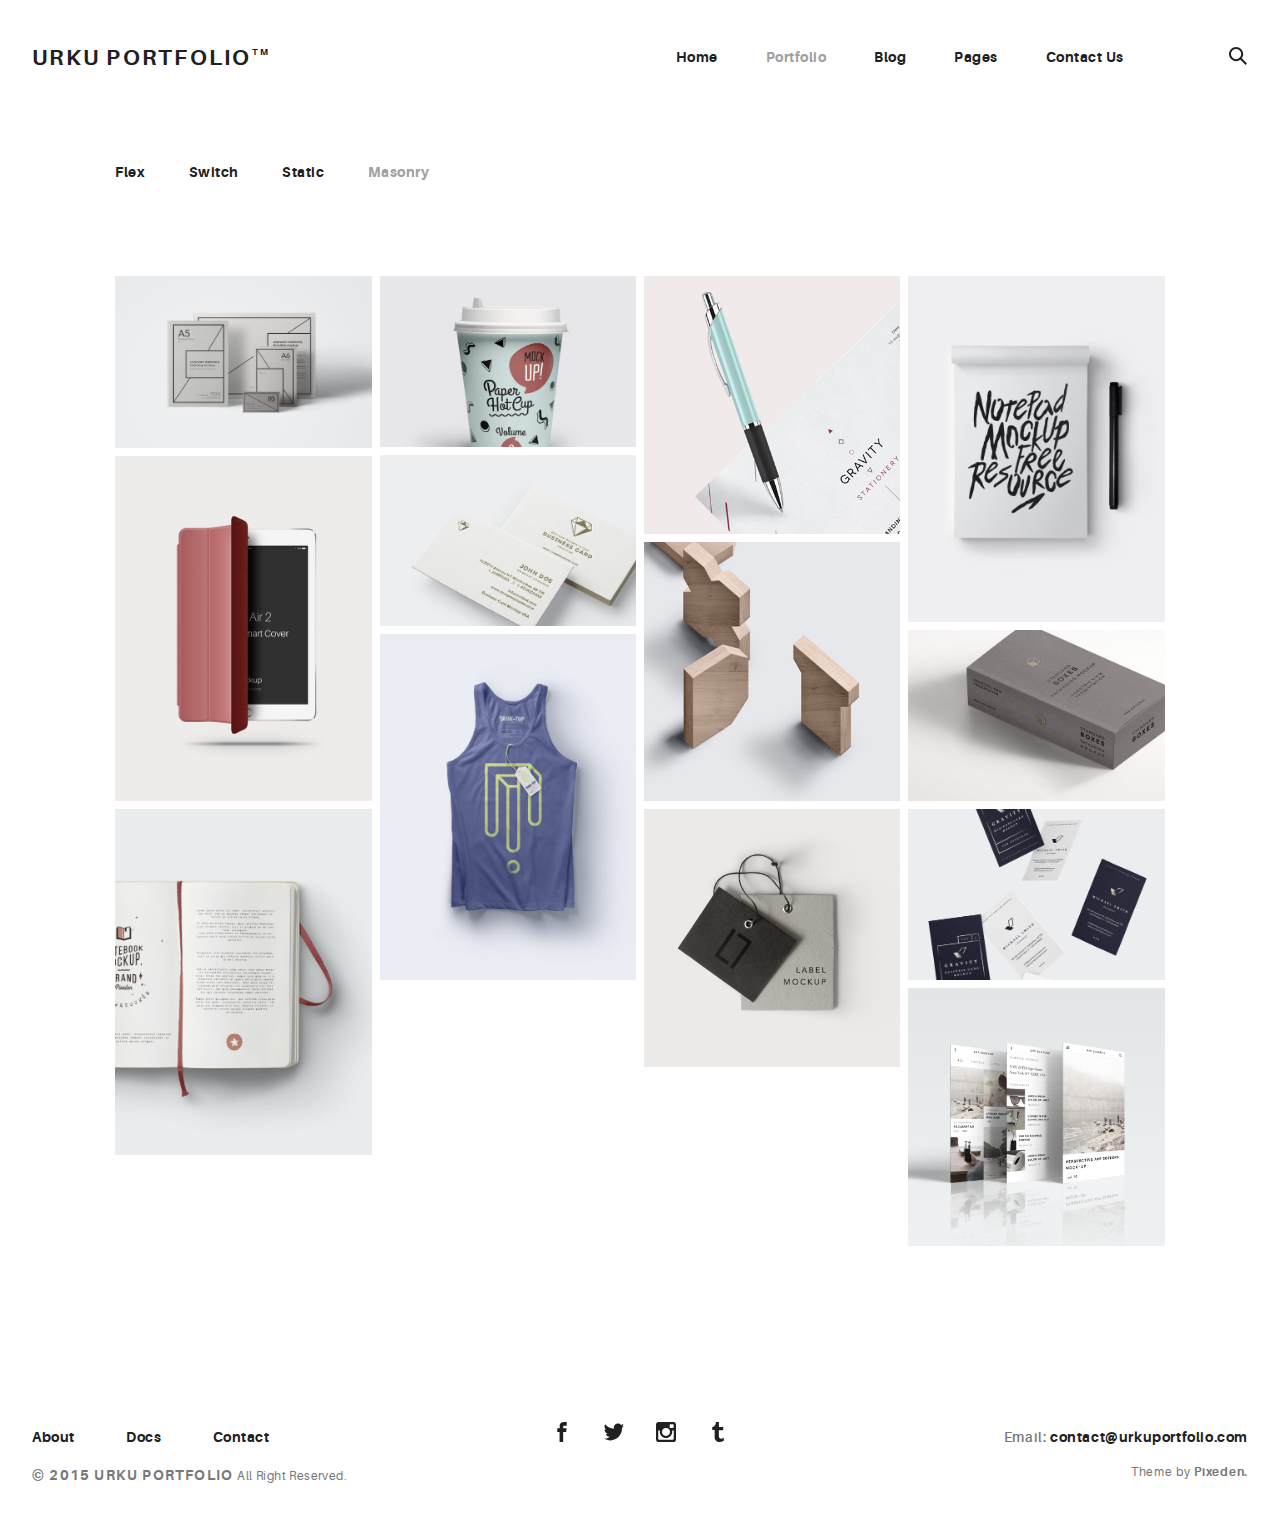
<file: URKU-Portfolio-Template-HTML5-PIXEDEN-v.1.0.5/HTML/portfolio-masonry.html>
<!DOCTYPE html>
<html>
  <head>
    <meta name="viewport" content="width=device-width, initial-scale=1.0">
    <meta charset="UTF-8">
    <title>Urku Portfolio :: Pixeden</title>
    <link rel="icon" type="image/svg+xml" href="assets/img/urku-ico.svg">
    <link rel="stylesheet" href="assets/css/aurora-pack.min.css">
    <link rel="stylesheet" href="assets/css/aurora-theme-base.min.css">
    <link rel="stylesheet" href="assets/css/urku.css">
  </head>
  <body class="top-fixed">
    <header class="ae-container-fluid ae-container-fluid--full rk-header ">
      <input type="checkbox" id="mobile-menu" class="rk-mobile-menu">
      <label for="mobile-menu">
        <svg>
          <use xlink:href="assets/img/symbols.svg#bar"></use>
        </svg>
        <svg>
          <use xlink:href="assets/img/symbols.svg#bar"></use>
        </svg>
        <svg>
          <use xlink:href="assets/img/symbols.svg#bar"></use>
        </svg>
      </label>
      <div class="ae-container-fluid rk-topbar">
        <h1 class="rk-logo"><a href="index.html">urku portfolio<sup>tm</sup></a></h1>
        <nav class="rk-navigation">
          <ul class="rk-menu">
            <li class="rk-menu__item"><a href="index.html" class="rk-menu__link">Home</a>
            </li>
            <li class="active rk-menu__item"><a href="portfolio.html" class="rk-menu__link">Portfolio</a>
            </li>
            <li class="rk-menu__item"><a href="blog.html" class="rk-menu__link">Blog</a>
            </li>
            <li class="rk-menu__item"><a href="#0" class="rk-menu__link">Pages</a>
              <nav class="rk-menu__sub">
                <ul class="rk-container">
                  <li class="rk-menu__item"><a href="about.html" class="rk-menu__link">About</a></li>
                  <li class="rk-menu__item"><a href="documentation.html" class="rk-menu__link">Documentation</a></li>
                  <li class="rk-menu__item"><a href="design-styles.html" class="rk-menu__link">Design Styles</a></li>
                </ul>
              </nav>
            </li>
            <li class="rk-menu__item"><a href="contact.html" class="rk-menu__link">Contact Us</a>
            </li>
          </ul>
          <form class="rk-search">
            <input type="text" placeholder="Search" id="urku-search" class="rk-search-field">
            <label for="urku-search">
              <svg>
                <use xlink:href="assets/img/symbols.svg#icon-search"></use>
              </svg>
            </label>
          </form>
        </nav>
      </div>
    </header>
    <section class="ae-container-fluid rk-main">
      <section class="ae-container-fluid ae-container-fluid--inner rk-portfolio">
        <div class="au-xs-ta-center au-lg-ta-left">
          <ul class="rk-menu rk-categories-menu">
            <li class="rk-menu__item"><a href="portfolio.html" class="rk-menu__link">Flex</a>
            </li>
            <li class="rk-menu__item"><a href="portfolio-alt.html" class="rk-menu__link">Switch</a>
            </li>
            <li class="rk-menu__item"><a href="portfolio-raw.html" class="rk-menu__link">Static</a>
            </li>
            <li class="active rk-menu__item"><a href="portfolio-masonry.html" class="rk-menu__link">Masonry</a>
            </li>
          </ul>
        </div>
        <div class="ae-masonry ae-masonry-md-2 ae-masonry-xl-4"><a href="portfolio-item.html" class="rk-item ae-masonry__item"><img src="assets/img/project-1.jpg" alt="">
            <div class="item-meta">
              <h2>Essential Stationery</h2>
              <p>Branding</p>
            </div></a><a href="portfolio-item.html" class="rk-item ae-masonry__item"><img src="assets/img/project-2.jpg" alt="">
            <div class="item-meta">
              <h2>Pickled Tousled</h2>
              <p>Art Direction</p>
            </div></a><a href="portfolio-item.html" class="rk-item ae-masonry__item"><img src="assets/img/project-3.jpg" alt="">
            <div class="item-meta">
              <h2>Waistcoat vegan</h2>
              <p>Graphic Design</p>
            </div></a><a href="portfolio-item.html" class="rk-item ae-masonry__item"><img src="assets/img/project-4.jpg" alt="">
            <div class="item-meta">
              <h2>Tumblr hammock</h2>
              <p>Packaging</p>
            </div></a><a href="portfolio-item.html" class="rk-item ae-masonry__item"><img src="assets/img/project-5.jpg" alt="">
            <div class="item-meta">
              <h2>Biodiesel etsy</h2>
              <p>Branding</p>
            </div></a><a href="portfolio-item.html" class="rk-item ae-masonry__item"><img src="assets/img/project-6.jpg" alt="">
            <div class="item-meta">
              <h2>Gentrify artisan</h2>
              <p>Graphic Design</p>
            </div></a><a href="portfolio-item.html" class="rk-item ae-masonry__item"><img src="assets/img/project-7.jpg" alt="">
            <div class="item-meta">
              <h2>Plaid austin</h2>
              <p>Graphic Design</p>
            </div></a><a href="portfolio-item.html" class="rk-item ae-masonry__item"><img src="assets/img/project-8.jpg" alt="">
            <div class="item-meta">
              <h2>Trust fund</h2>
              <p>Packaging</p>
            </div></a><a href="portfolio-item.html" class="rk-item ae-masonry__item"><img src="assets/img/project-9.jpg" alt="">
            <div class="item-meta">
              <h2>Gentrify pork</h2>
              <p>Branding</p>
            </div></a><a href="portfolio-item.html" class="rk-item ae-masonry__item"><img src="assets/img/project-10.jpg" alt="">
            <div class="item-meta">
              <h2>Waistcoat ugh</h2>
              <p>UI/UX</p>
            </div></a><a href="portfolio-item.html" class="rk-item ae-masonry__item"><img src="assets/img/project-11.jpg" alt="">
            <div class="item-meta">
              <h2>Deep v kogi</h2>
              <p>Graphic Design</p>
            </div></a><a href="portfolio-item.html" class="rk-item ae-masonry__item"><img src="assets/img/project-12.jpg" alt="">
            <div class="item-meta">
              <h2>Venmo trust</h2>
              <p>Packaging</p>
            </div></a><a href="portfolio-item.html" class="rk-item ae-masonry__item"><img src="assets/img/project-13.jpg" alt="">
            <div class="item-meta">
              <h2>Venmo trust</h2>
              <p>Ui/UX</p>
            </div></a>
        </div>
      </section>
    </section>
    <footer class="ae-container-fluid rk-footer ">
      <div class="ae-grid ae-grid--collapse">
        <div class="ae-grid__item item-lg-4 au-xs-ta-center au-lg-ta-left">
          <ul class="rk-menu rk-footer-menu">
            <li class="rk-menu__item"><a href="about.html" class="rk-menu__link">About</a>
            </li>
            <li class="rk-menu__item"><a href="documentation.html" class="rk-menu__link">Docs</a>
            </li>
            <li class="rk-menu__item"><a href="contact.html" class="rk-menu__link">Contact</a>
            </li>
          </ul>
          <p class="rk-footer__text rk-footer__copy "> <span class="ae-u-bold">© </span><span class="ae-u-bolder">2015 URKU PORTFOLIO </span>All Right Reserved.</p>
        </div>
        <div class="ae-grid__item item-lg-4 au-xs-ta-center"><a href="#0" class="rk-social-btn ">
            <svg>
              <use xlink:href="assets/img/symbols.svg#icon-facebook"></use>
            </svg></a><a href="#0" class="rk-social-btn ">
            <svg>
              <use xlink:href="assets/img/symbols.svg#icon-twitter"></use>
            </svg></a><a href="#0" class="rk-social-btn ">
            <svg>
              <use xlink:href="assets/img/symbols.svg#icon-pinterest"></use>
            </svg></a><a href="#0" class="rk-social-btn ">
            <svg>
              <use xlink:href="assets/img/symbols.svg#icon-tumblr"></use>
            </svg></a></div>
        <div class="ae-grid__item item-lg-4 au-xs-ta-center au-lg-ta-right">
          <p class="rk-footer__text rk-footer__contact "> <span class="ae-u-bold">Email: </span><span class="ae-u-bolder"> <a href="#0" class="rk-dark-color ">contact@urkuportfolio.com </a></span></p>
          <p class="rk-footer__text rk-footer__by">Theme by <a href="http://pixeden.com" class="ae-u-bolder">Pixeden.</a></p>
        </div>
      </div>
    </footer>
    <script src="assets/js/svg4everybody.min.js"></script>
    <script>svg4everybody();</script>
  </body>
</html>
</file>
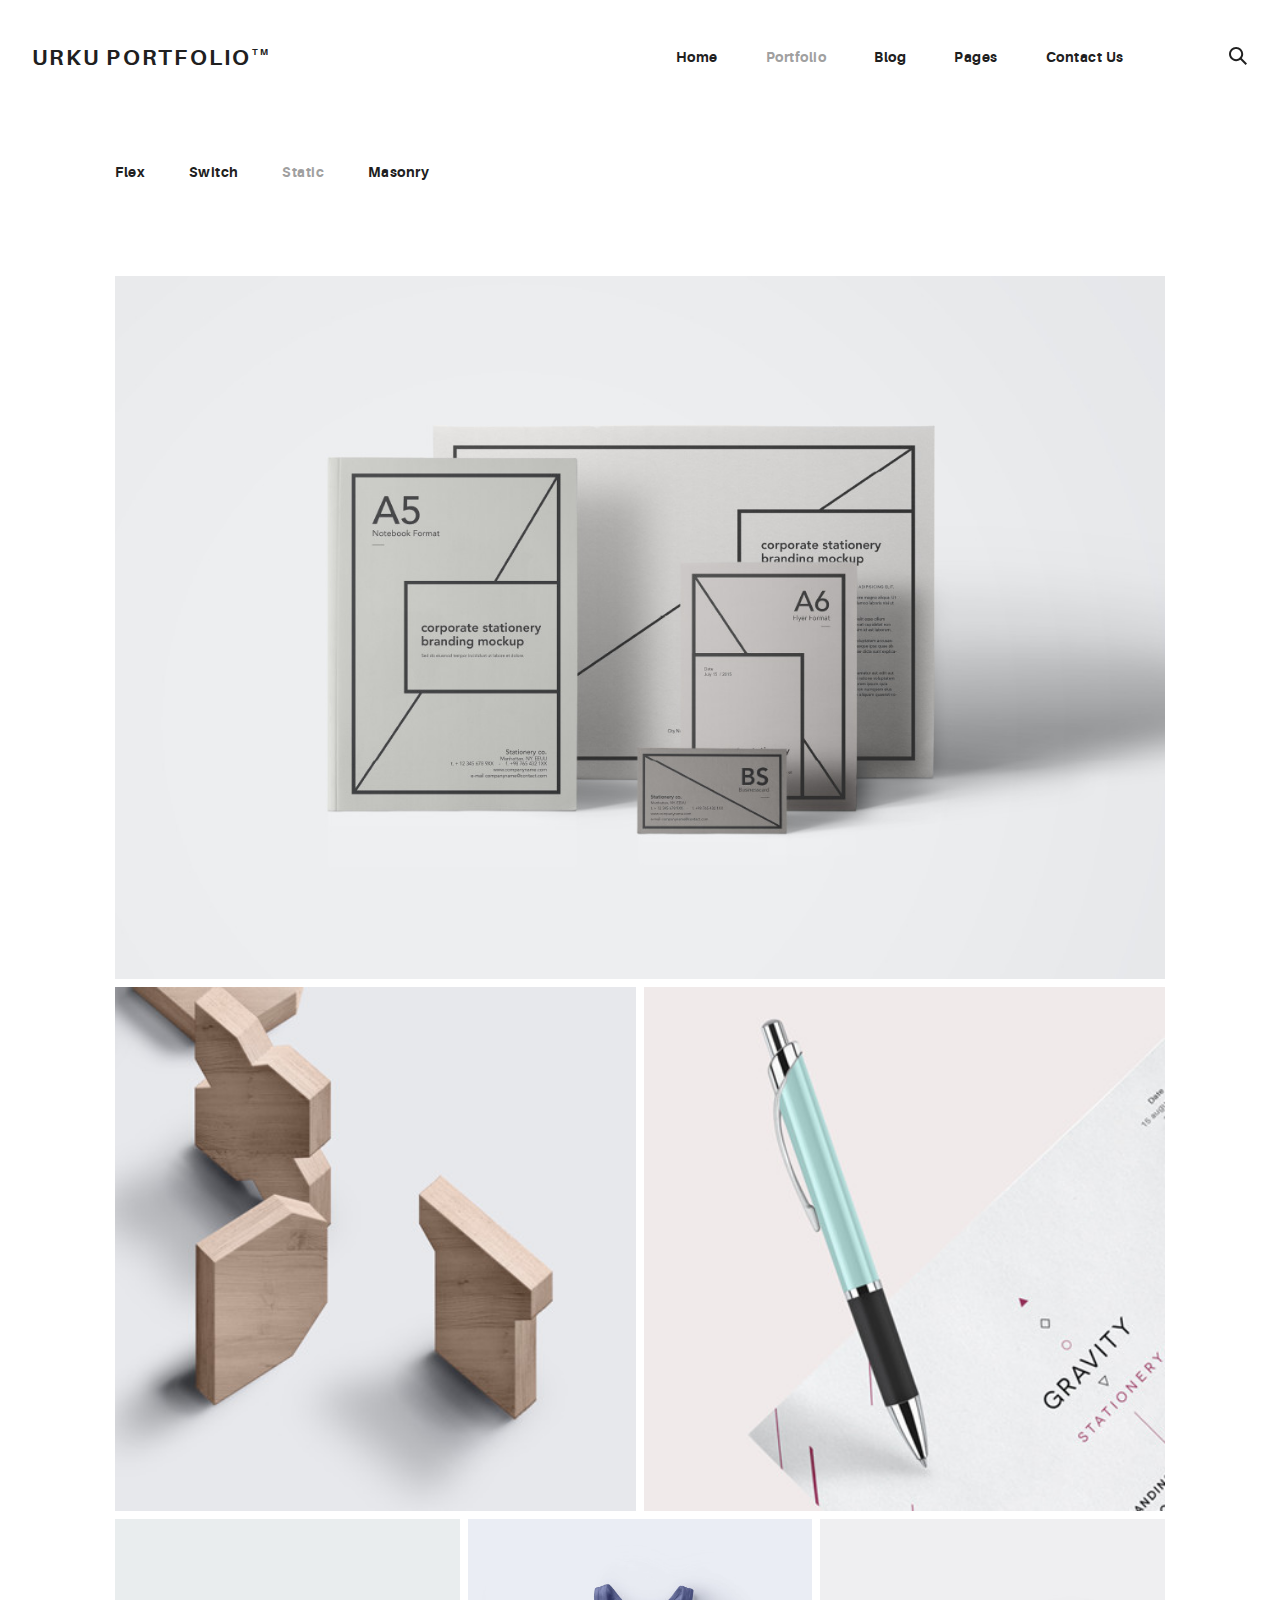
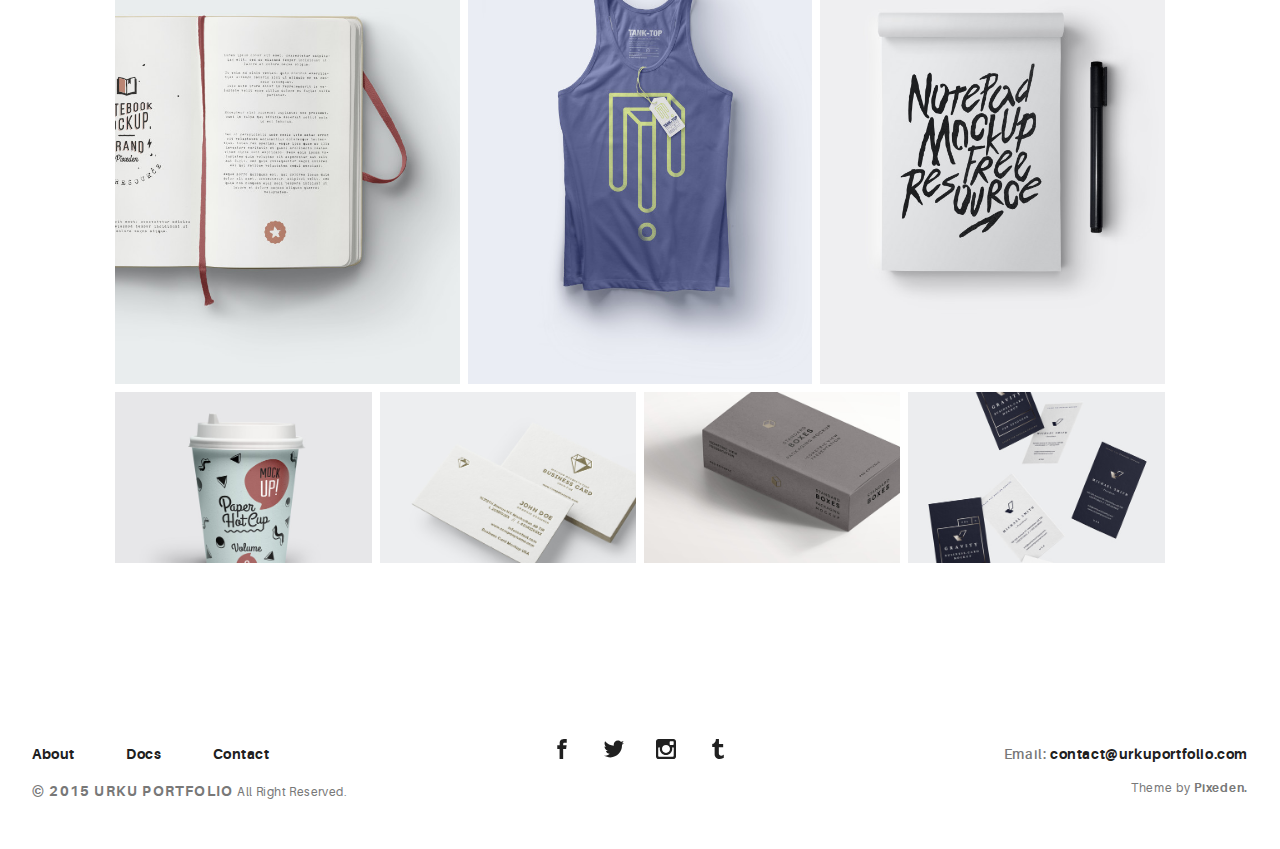
<file: URKU-Portfolio-Template-HTML5-PIXEDEN-v.1.0.5/HTML/portfolio-raw.html>
<!DOCTYPE html>
<html>
  <head>
    <meta name="viewport" content="width=device-width, initial-scale=1.0">
    <meta charset="UTF-8">
    <title>Urku Portfolio :: Pixeden</title>
    <link rel="icon" type="image/svg+xml" href="assets/img/urku-ico.svg">
    <link rel="stylesheet" href="assets/css/aurora-pack.min.css">
    <link rel="stylesheet" href="assets/css/aurora-theme-base.min.css">
    <link rel="stylesheet" href="assets/css/urku.css">
  </head>
  <body class="top-fixed">
    <header class="ae-container-fluid ae-container-fluid--full rk-header ">
      <input type="checkbox" id="mobile-menu" class="rk-mobile-menu">
      <label for="mobile-menu">
        <svg>
          <use xlink:href="assets/img/symbols.svg#bar"></use>
        </svg>
        <svg>
          <use xlink:href="assets/img/symbols.svg#bar"></use>
        </svg>
        <svg>
          <use xlink:href="assets/img/symbols.svg#bar"></use>
        </svg>
      </label>
      <div class="ae-container-fluid rk-topbar">
        <h1 class="rk-logo"><a href="index.html">urku portfolio<sup>tm</sup></a></h1>
        <nav class="rk-navigation">
          <ul class="rk-menu">
            <li class="rk-menu__item"><a href="index.html" class="rk-menu__link">Home</a>
            </li>
            <li class="active rk-menu__item"><a href="portfolio.html" class="rk-menu__link">Portfolio</a>
            </li>
            <li class="rk-menu__item"><a href="blog.html" class="rk-menu__link">Blog</a>
            </li>
            <li class="rk-menu__item"><a href="#0" class="rk-menu__link">Pages</a>
              <nav class="rk-menu__sub">
                <ul class="rk-container">
                  <li class="rk-menu__item"><a href="about.html" class="rk-menu__link">About</a></li>
                  <li class="rk-menu__item"><a href="documentation.html" class="rk-menu__link">Documentation</a></li>
                  <li class="rk-menu__item"><a href="design-styles.html" class="rk-menu__link">Design Styles</a></li>
                </ul>
              </nav>
            </li>
            <li class="rk-menu__item"><a href="contact.html" class="rk-menu__link">Contact Us</a>
            </li>
          </ul>
          <form class="rk-search">
            <input type="text" placeholder="Search" id="urku-search" class="rk-search-field">
            <label for="urku-search">
              <svg>
                <use xlink:href="assets/img/symbols.svg#icon-search"></use>
              </svg>
            </label>
          </form>
        </nav>
      </div>
    </header>
    <section class="ae-container-fluid rk-main">
      <section class="ae-container-fluid ae-container-fluid--inner rk-portfolio">
        <div class="au-xs-ta-center au-lg-ta-left">
          <ul class="rk-menu rk-categories-menu">
            <li class="rk-menu__item"><a href="portfolio.html" class="rk-menu__link">Flex</a>
            </li>
            <li class="rk-menu__item"><a href="portfolio-alt.html" class="rk-menu__link">Switch</a>
            </li>
            <li class="active rk-menu__item"><a href="portfolio-raw.html" class="rk-menu__link">Static</a>
            </li>
            <li class="rk-menu__item"><a href="portfolio-masonry.html" class="rk-menu__link">Masonry</a>
            </li>
          </ul>
        </div>
        <div class="ae-grid">
          <div class="ae-grid__item item-lg--auto"><a href="portfolio-item.html" class="rk-item"><img src="assets/img/project-1.jpg" alt="">
              <div class="item-meta">
                <h2>Essential Stationery</h2>
                <p>Branding</p>
              </div></a></div>
        </div>
        <div class="ae-grid">
          <div class="ae-grid__item item-lg--auto"><a href="portfolio-item.html" class="rk-item"><img src="assets/img/project-8.jpg" alt="">
              <div class="item-meta">
                <h2>Trust fund</h2>
                <p>Packaging</p>
              </div></a></div>
          <div class="ae-grid__item item-lg--auto"><a href="portfolio-item.html" class="rk-item"><img src="assets/img/project-7.jpg" alt="">
              <div class="item-meta">
                <h2>Plaid austin</h2>
                <p>Graphic Design</p>
              </div></a></div>
        </div>
        <div class="ae-grid">
          <div class="ae-grid__item item-lg--auto"><a href="portfolio-item.html" class="rk-item"><img src="assets/img/project-3.jpg" alt="">
              <div class="item-meta">
                <h2>Waistcoat vegan</h2>
                <p>Graphic Design</p>
              </div></a></div>
          <div class="ae-grid__item item-lg--auto"><a href="portfolio-item.html" class="rk-item"><img src="assets/img/project-6.jpg" alt="">
              <div class="item-meta">
                <h2>Gentrify artisan</h2>
                <p>Graphic Design</p>
              </div></a></div>
          <div class="ae-grid__item item-lg--auto"><a href="portfolio-item.html" class="rk-item"><img src="assets/img/project-10.jpg" alt="">
              <div class="item-meta">
                <h2>Waistcoat ugh</h2>
                <p>UI/UX</p>
              </div></a></div>
        </div>
        <div class="ae-grid">
          <div class="ae-grid__item item-lg--auto"><a href="portfolio-item.html" class="rk-item"><img src="assets/img/project-4.jpg" alt="">
              <div class="item-meta">
                <h2>Tumblr hammock</h2>
                <p>Packaging</p>
              </div></a></div>
          <div class="ae-grid__item item-lg--auto"><a href="portfolio-item.html" class="rk-item"><img src="assets/img/project-5.jpg" alt="">
              <div class="item-meta">
                <h2>Biodiesel etsy</h2>
                <p>Branding</p>
              </div></a></div>
          <div class="ae-grid__item item-lg--auto"><a href="portfolio-item.html" class="rk-item"><img src="assets/img/project-11.jpg" alt="">
              <div class="item-meta">
                <h2>Deep v kogi</h2>
                <p>Graphic Design</p>
              </div></a></div>
          <div class="ae-grid__item item-lg--auto"><a href="portfolio-item.html" class="rk-item"><img src="assets/img/project-12.jpg" alt="">
              <div class="item-meta">
                <h2>Venmo trust</h2>
                <p>Packaging</p>
              </div></a></div>
        </div>
      </section>
    </section>
    <footer class="ae-container-fluid rk-footer ">
      <div class="ae-grid ae-grid--collapse">
        <div class="ae-grid__item item-lg-4 au-xs-ta-center au-lg-ta-left">
          <ul class="rk-menu rk-footer-menu">
            <li class="rk-menu__item"><a href="about.html" class="rk-menu__link">About</a>
            </li>
            <li class="rk-menu__item"><a href="documentation.html" class="rk-menu__link">Docs</a>
            </li>
            <li class="rk-menu__item"><a href="contact.html" class="rk-menu__link">Contact</a>
            </li>
          </ul>
          <p class="rk-footer__text rk-footer__copy "> <span class="ae-u-bold">© </span><span class="ae-u-bolder">2015 URKU PORTFOLIO </span>All Right Reserved.</p>
        </div>
        <div class="ae-grid__item item-lg-4 au-xs-ta-center"><a href="#0" class="rk-social-btn ">
            <svg>
              <use xlink:href="assets/img/symbols.svg#icon-facebook"></use>
            </svg></a><a href="#0" class="rk-social-btn ">
            <svg>
              <use xlink:href="assets/img/symbols.svg#icon-twitter"></use>
            </svg></a><a href="#0" class="rk-social-btn ">
            <svg>
              <use xlink:href="assets/img/symbols.svg#icon-pinterest"></use>
            </svg></a><a href="#0" class="rk-social-btn ">
            <svg>
              <use xlink:href="assets/img/symbols.svg#icon-tumblr"></use>
            </svg></a></div>
        <div class="ae-grid__item item-lg-4 au-xs-ta-center au-lg-ta-right">
          <p class="rk-footer__text rk-footer__contact "> <span class="ae-u-bold">Email: </span><span class="ae-u-bolder"> <a href="#0" class="rk-dark-color ">contact@urkuportfolio.com </a></span></p>
          <p class="rk-footer__text rk-footer__by">Theme by <a href="http://pixeden.com" class="ae-u-bolder">Pixeden.</a></p>
        </div>
      </div>
    </footer>
    <script src="assets/js/svg4everybody.min.js"></script>
    <script>svg4everybody();</script>
  </body>
</html>
</file>
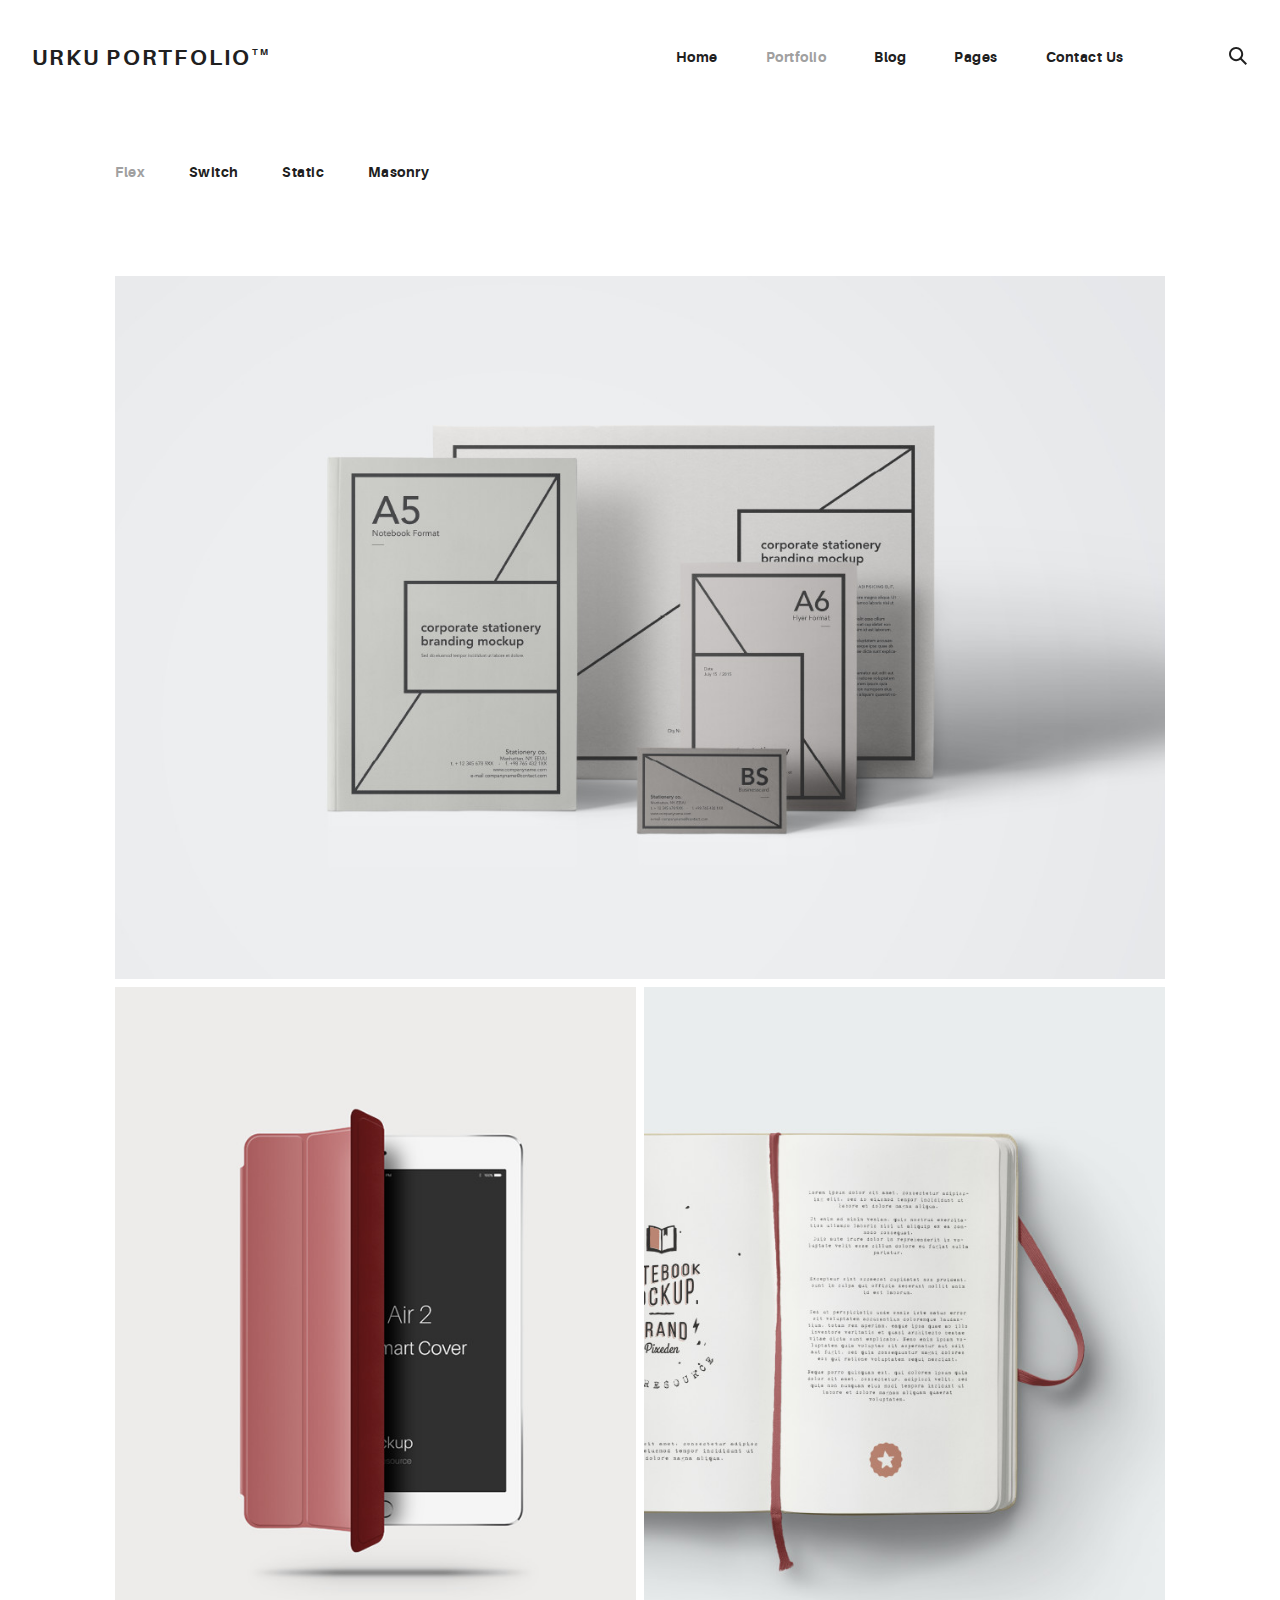
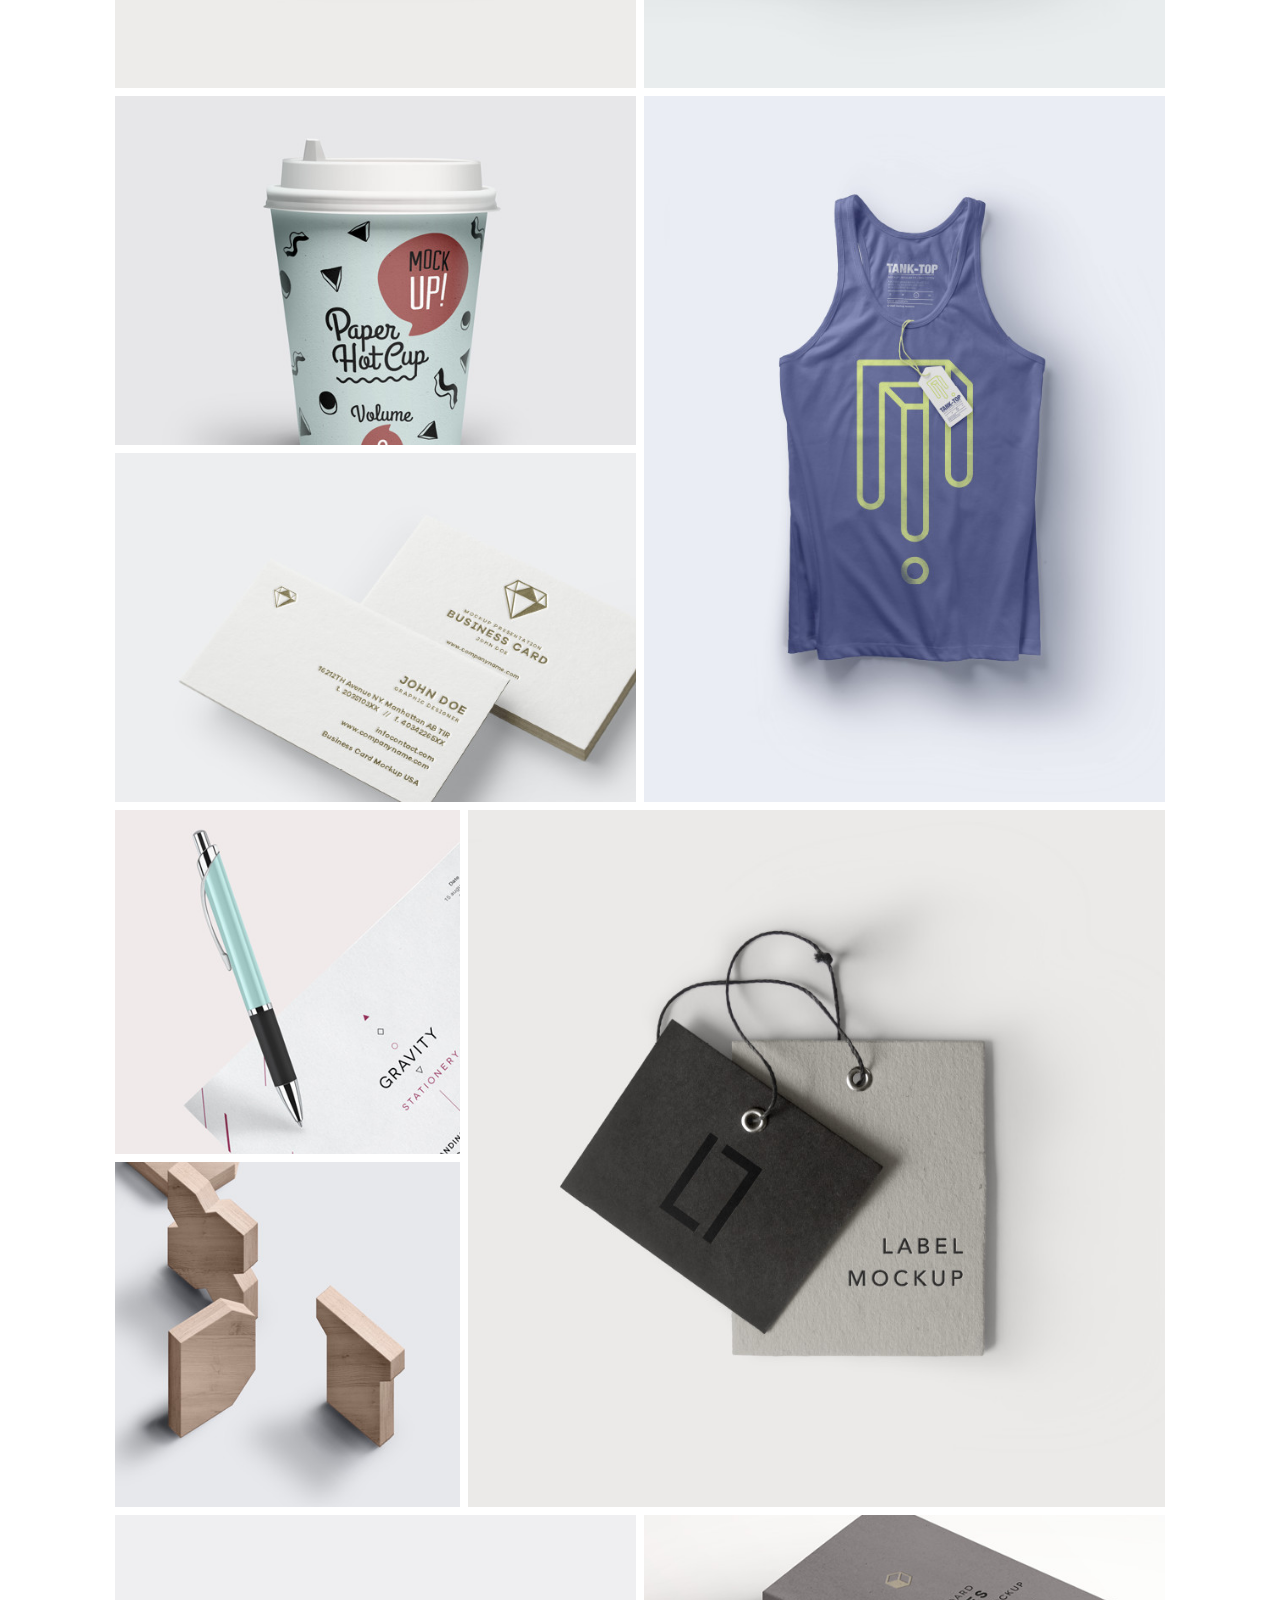
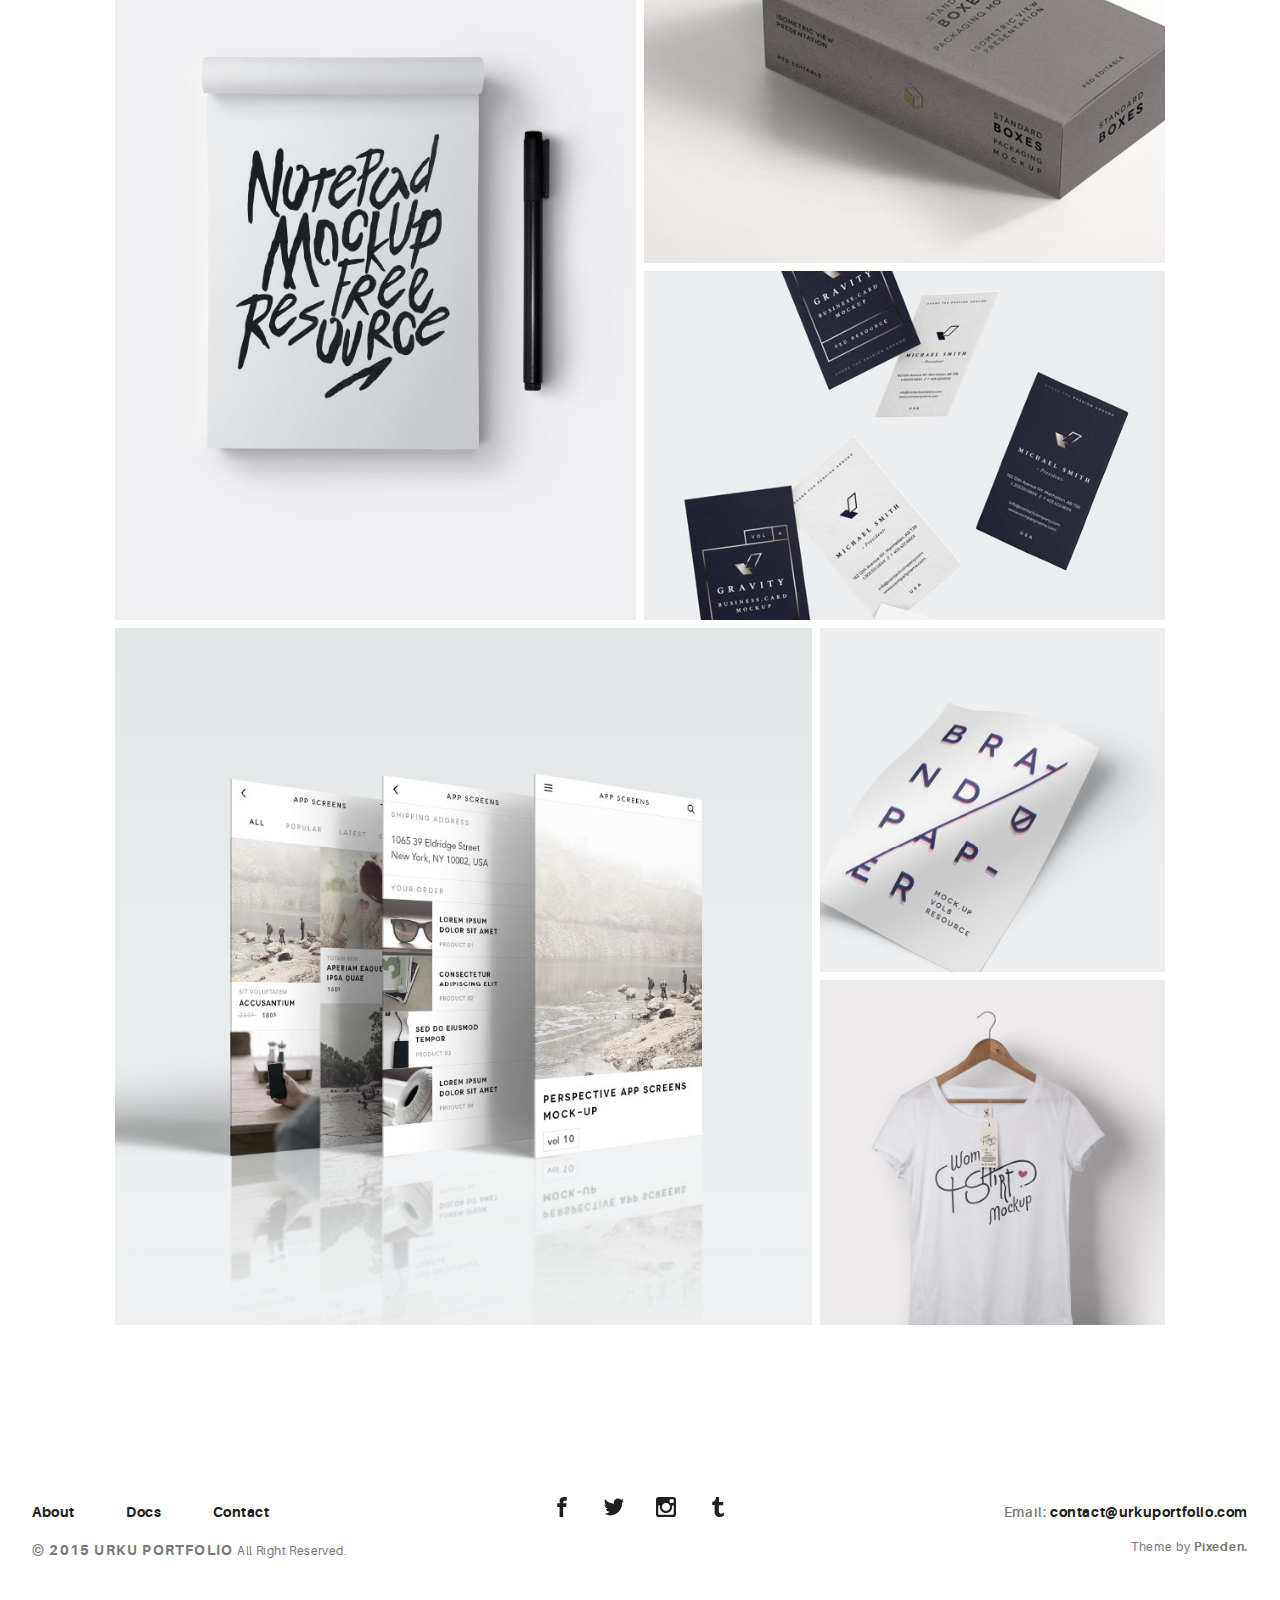
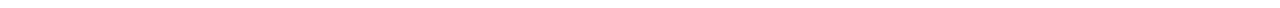
<file: URKU-Portfolio-Template-HTML5-PIXEDEN-v.1.0.5/HTML/portfolio.html>
<!DOCTYPE html>
<html>
  <head>
    <meta name="viewport" content="width=device-width, initial-scale=1.0">
    <meta charset="UTF-8">
    <title>Urku Portfolio :: Pixeden</title>
    <link rel="icon" type="image/svg+xml" href="assets/img/urku-ico.svg">
    <link rel="stylesheet" href="assets/css/aurora-pack.min.css">
    <link rel="stylesheet" href="assets/css/aurora-theme-base.min.css">
    <link rel="stylesheet" href="assets/css/urku.css">
  </head>
  <body class="top-fixed">
    <header class="ae-container-fluid ae-container-fluid--full rk-header ">
      <input type="checkbox" id="mobile-menu" class="rk-mobile-menu">
      <label for="mobile-menu">
        <svg>
          <use xlink:href="assets/img/symbols.svg#bar"></use>
        </svg>
        <svg>
          <use xlink:href="assets/img/symbols.svg#bar"></use>
        </svg>
        <svg>
          <use xlink:href="assets/img/symbols.svg#bar"></use>
        </svg>
      </label>
      <div class="ae-container-fluid rk-topbar">
        <h1 class="rk-logo"><a href="index.html">urku portfolio<sup>tm</sup></a></h1>
        <nav class="rk-navigation">
          <ul class="rk-menu">
            <li class="rk-menu__item"><a href="index.html" class="rk-menu__link">Home</a>
            </li>
            <li class="active rk-menu__item"><a href="portfolio.html" class="rk-menu__link">Portfolio</a>
            </li>
            <li class="rk-menu__item"><a href="blog.html" class="rk-menu__link">Blog</a>
            </li>
            <li class="rk-menu__item"><a href="#0" class="rk-menu__link">Pages</a>
              <nav class="rk-menu__sub">
                <ul class="rk-container">
                  <li class="rk-menu__item"><a href="about.html" class="rk-menu__link">About</a></li>
                  <li class="rk-menu__item"><a href="documentation.html" class="rk-menu__link">Documentation</a></li>
                  <li class="rk-menu__item"><a href="design-styles.html" class="rk-menu__link">Design Styles</a></li>
                </ul>
              </nav>
            </li>
            <li class="rk-menu__item"><a href="contact.html" class="rk-menu__link">Contact Us</a>
            </li>
          </ul>
          <form class="rk-search">
            <input type="text" placeholder="Search" id="urku-search" class="rk-search-field">
            <label for="urku-search">
              <svg>
                <use xlink:href="assets/img/symbols.svg#icon-search"></use>
              </svg>
            </label>
          </form>
        </nav>
      </div>
    </header>
    <section class="ae-container-fluid ae-container-fluid--inner rk-portfolio rk-main">
      <div class="au-xs-ta-center au-lg-ta-left">
        <ul class="rk-menu rk-categories-menu">
          <li class="active rk-menu__item"><a href="portfolio.html" class="rk-menu__link">Flex</a>
          </li>
          <li class="rk-menu__item"><a href="portfolio-alt.html" class="rk-menu__link">Switch</a>
          </li>
          <li class="rk-menu__item"><a href="portfolio-raw.html" class="rk-menu__link">Static</a>
          </li>
          <li class="rk-menu__item"><a href="portfolio-masonry.html" class="rk-menu__link">Masonry</a>
          </li>
        </ul>
      </div>
      <div class="rk-portfolio__items"><a href="portfolio-item.html" class="rk-item rk-item--flex item-1 rk-size-12 rk-tosize-6 rk-landscape ">
          <div class="item-meta">
            <h2>Essential Stationery</h2>
            <p>Branding</p>
          </div></a><a href="portfolio-item.html" class="rk-item rk-item--flex item-2 rk-size-6  rk-portrait ">
          <div class="item-meta">
            <h2>Pickled Tousled</h2>
            <p>Art Direction</p>
          </div></a><a href="portfolio-item.html" class="rk-item rk-item--flex item-3 rk-size-6 rk-tosize-4 rk-portrait rk-tosquare">
          <div class="item-meta">
            <h2>Waistcoat vegan</h2>
            <p>Graphic Design</p>
          </div></a>
        <div class="rk-items-cont rk-size-6 rk-tosize-8"><a href="portfolio-item.html" class="rk-item rk-item--flex item-4 rk-size-12 rk-tosize-6 rk-landscape ">
            <div class="item-meta">
              <h2>Tumblr hammock</h2>
              <p>Packaging</p>
            </div></a><a href="portfolio-item.html" class="rk-item rk-item--flex item-5 rk-size-12 rk-tosize-6 rk-landscape ">
            <div class="item-meta">
              <h2>Biodiesel etsy</h2>
              <p>Branding</p>
            </div></a>
        </div><a href="portfolio-item.html" class="rk-item rk-item--flex item-6 rk-size-6 rk-tosize-4 rk-portrait rk-tosquare">
          <div class="item-meta">
            <h2>Gentrify artisan</h2>
            <p>Graphic Design</p>
          </div></a>
        <div class="rk-items-cont rk-size-4 rk-tosize-8"><a href="portfolio-item.html" class="rk-item rk-item--flex item-7 rk-size-12 rk-tosize-6 rk-square ">
            <div class="item-meta">
              <h2>Plaid austin</h2>
              <p>Graphic Design</p>
            </div></a><a href="portfolio-item.html" class="rk-item rk-item--flex item-8 rk-size-12 rk-tosize-6 rk-square ">
            <div class="item-meta">
              <h2>Trust fund</h2>
              <p>Packaging</p>
            </div></a>
        </div><a href="portfolio-item.html" class="rk-item rk-item--flex item-9 rk-size-8 rk-tosize-3 rk-square ">
          <div class="item-meta">
            <h2>Gentrify pork</h2>
            <p>Branding</p>
          </div></a><a href="portfolio-item.html" class="rk-item rk-item--flex item-10 rk-size-6 rk-tosize-3 rk-portrait rk-tosquare">
          <div class="item-meta  rk-tosmallfont">
            <h2>Waistcoat ugh</h2>
            <p>UI/UX</p>
          </div></a>
        <div class="rk-items-cont rk-size-6 rk-tosize-6"><a href="portfolio-item.html" class="rk-item rk-item--flex item-11 rk-size-12 rk-tosize-6 rk-landscape rk-tosquare">
            <div class="item-meta">
              <h2>Deep v kogi</h2>
              <p>Graphic Design</p>
            </div></a><a href="portfolio-item.html" class="rk-item rk-item--flex item-12 rk-size-12 rk-tosize-6 rk-landscape rk-tosquare">
            <div class="item-meta">
              <h2>Venmo trust</h2>
              <p>Packaging</p>
            </div></a>
        </div><a href="portfolio-item.html" class="rk-item rk-item--flex item-13 rk-size-8 rk-tosize-3 rk-square ">
          <div class="item-meta">
            <h2>Venmo trust</h2>
            <p>Ui/UX</p>
          </div></a>
        <div class="rk-items-cont rk-size-4 rk-tosize-6"><a href="portfolio-item.html" class="rk-item rk-item--flex item-14 rk-size-12 rk-tosize-6 rk-square ">
            <div class="item-meta">
              <h2>Gentrify semiotic</h2>
              <p>Art Direction</p>
            </div></a><a href="portfolio-item.html" class="rk-item rk-item--flex item-15 rk-size-12 rk-tosize-6 rk-square ">
            <div class="item-meta">
              <h2>Migas artisan</h2>
              <p>Photography</p>
            </div></a>
        </div>
      </div>
    </section>
    <footer class="ae-container-fluid rk-footer ">
      <div class="ae-grid ae-grid--collapse">
        <div class="ae-grid__item item-lg-4 au-xs-ta-center au-lg-ta-left">
          <ul class="rk-menu rk-footer-menu">
            <li class="rk-menu__item"><a href="about.html" class="rk-menu__link">About</a>
            </li>
            <li class="rk-menu__item"><a href="documentation.html" class="rk-menu__link">Docs</a>
            </li>
            <li class="rk-menu__item"><a href="contact.html" class="rk-menu__link">Contact</a>
            </li>
          </ul>
          <p class="rk-footer__text rk-footer__copy "> <span class="ae-u-bold">© </span><span class="ae-u-bolder">2015 URKU PORTFOLIO </span>All Right Reserved.</p>
        </div>
        <div class="ae-grid__item item-lg-4 au-xs-ta-center"><a href="#0" class="rk-social-btn ">
            <svg>
              <use xlink:href="assets/img/symbols.svg#icon-facebook"></use>
            </svg></a><a href="#0" class="rk-social-btn ">
            <svg>
              <use xlink:href="assets/img/symbols.svg#icon-twitter"></use>
            </svg></a><a href="#0" class="rk-social-btn ">
            <svg>
              <use xlink:href="assets/img/symbols.svg#icon-pinterest"></use>
            </svg></a><a href="#0" class="rk-social-btn ">
            <svg>
              <use xlink:href="assets/img/symbols.svg#icon-tumblr"></use>
            </svg></a></div>
        <div class="ae-grid__item item-lg-4 au-xs-ta-center au-lg-ta-right">
          <p class="rk-footer__text rk-footer__contact "> <span class="ae-u-bold">Email: </span><span class="ae-u-bolder"> <a href="#0" class="rk-dark-color ">contact@urkuportfolio.com </a></span></p>
          <p class="rk-footer__text rk-footer__by">Theme by <a href="http://pixeden.com" class="ae-u-bolder">Pixeden.</a></p>
        </div>
      </div>
    </footer>
    <script src="assets/js/svg4everybody.min.js"></script>
    <script>svg4everybody();</script>
  </body>
</html>
</file>
<file: portafolio/docs/assets/css/urku.css>
/* * * * * * * * * * * * * * * * * * * * *\ 
 UrkuPortfolio v1.0.0 
 Urku is a prtfolio template with a very clean style. 
 (c) 2016 Lionel <lionel@pixeden.com> (http://pixeden.com) 
 https://bitbucket.org/elrumordelaluz/urkuportfolio 
 Licensed under  MIT 
\* * * * * * * * * * * * * * * * * * * * */
@charset "UTF-8";
body {
  margin: 0;
}

.rk-container {
  margin-right: auto;
  margin-left: auto;
  padding-left: .25rem;
  padding-right: .25rem;
}
@media (min-width: 40em) {
  .rk-container {
    max-width: 88.88889em;
    width: 95vw;
  }
  .rk-container--inner {
    max-width: 68.88889em;
    width: 82vw;
  }
}
.rk-container--full {
  max-width: 100%;
  padding-left: 0;
  padding-right: 0;
  width: 100%;
}
@media (min-width: 64em) {
  .rk-container {
    padding-left: 0;
    padding-right: 0;
  }
}

.rk-main {
  z-index: 1;
  position: static;
}
.top-fixed .rk-main {
  padding-top: 8.5rem;
}
@media (min-width: 64em) {
  .rk-main {
    position: relative;
  }
}

.rk-header {
  background-color: #fff;
  position: relative;
  z-index: 5;
}
.top-fixed .rk-header {
  position: fixed;
}

.rk-topbar {
  -webkit-box-align: start;
  -webkit-align-items: flex-start;
  -ms-flex-align: start;
          align-items: flex-start;
  display: -webkit-box;
  display: -webkit-flex;
  display: -ms-flexbox;
  display:         flex;
  -webkit-flex-wrap: wrap;
      -ms-flex-wrap: wrap;
          flex-wrap: wrap;
  -webkit-box-pack: justify;
  -webkit-justify-content: space-between;
  -ms-flex-pack: justify;
          justify-content: space-between;
  padding-bottom: 3.3rem;
  padding-top: 2.8rem;
}
@media (min-width: 64em) {
  .rk-topbar {
    padding-bottom: 0;
  }
}

.rk-logo {
  -webkit-box-flex: 0;
  -webkit-flex: 0 0 100%;
      -ms-flex: 0 0 100%;
          flex: 0 0 100%;
  font-size: 1.375rem;
  font-weight: 700;
  letter-spacing: 2.25px;
  text-align: center;
  text-transform: uppercase;
  width: 20%;
}
.rk-logo sup {
  font-size: .5625rem;
  position: relative;
  top: -1px;
}
@media (min-width: 64em) {
  .rk-logo {
    -webkit-box-flex: 1;
    -webkit-flex: 1;
        -ms-flex: 1;
            flex: 1;
    text-align: left;
  }
}

.rk-search {
  -webkit-align-self: flex-start;
  -ms-flex-item-align: start;
          align-self: flex-start;
  margin-bottom: 3.4rem;
  margin-left: 7.7rem;
  padding-top: .16rem;
  position: relative;
}
.rk-search label,
.rk-search input {
  display: inline-block;
  vertical-align: middle;
}
.rk-search label {
  cursor: pointer;
  height: 1.875rem;
  left: -1.5rem;
  padding-bottom: .67em;
  padding-top: 0;
  position: absolute;
  top: 0;
  -webkit-transition: color .3s;
          transition: color .3s;
  width: 1.875rem;
  z-index: 20;
}
.rk-search svg {
  height: 100%;
  width: 100%;
}
.rk-search input {
  background-color: transparent;
  border: 0;
  font-size: .875rem;
  opacity: 0;
  outline: 0;
  padding: 0;
  padding-bottom: .3em;
  -webkit-transition: .3s;
          transition: .3s;
  z-index: 10;
  width: 1px;
}
.rk-search input:focus {
  opacity: 1;
  padding-left: .5rem;
  width: 100px;
}
.rk-search input:focus + label {
  color: #a0a0a0;
}

.rk-navmobile {
  position: relative;
}

.rk-mobile-menu {
  display: none;
}
.rk-mobile-menu + label {
  cursor: pointer;
  display: inline-block;
  height: 24px;
  left: 2.5vw;
  position: absolute;
  top: 2.7rem;
  width: 16px;
  z-index: 300;
}
.rk-mobile-menu + label svg {
  height: 4px;
  width: 20px;
  margin: 0;
  display: block;
  margin-bottom: 3px;
  -webkit-transition: .3s;
          transition: .3s;
}
.rk-mobile-menu + label svg:nth-of-type(1) {
  -webkit-transform-origin: center left;
      -ms-transform-origin: center left;
          transform-origin: center left;
}
.rk-mobile-menu + label svg:nth-of-type(3) {
  -webkit-transform-origin: center left;
      -ms-transform-origin: center left;
          transform-origin: center left;
}
@media (min-width: 64em) {
  .rk-mobile-menu + label {
    display: none;
  }
}
.rk-mobile-menu:checked + label,
.rk-mobile-menu + label:hover {
  color: #a0a0a0;
}
.rk-mobile-menu:checked + label svg:nth-of-type(1) {
  -webkit-transform: rotate(45deg);
      -ms-transform: rotate(45deg);
          transform: rotate(45deg);
}
.rk-mobile-menu:checked + label svg:nth-of-type(2) {
  -webkit-transform: translateX(-100%);
      -ms-transform: translateX(-100%);
          transform: translateX(-100%);
  opacity: 0;
}
.rk-mobile-menu:checked + label svg:nth-of-type(3) {
  -webkit-transform: rotate(-45deg);
      -ms-transform: rotate(-45deg);
          transform: rotate(-45deg);
}

.rk-footer {
  margin-top: 10.5rem;
  margin-bottom: 2rem;
}

.rk-footer__text {
  color: #787878;
  font-size: .75rem;
  margin-bottom: .875rem;
}
.rk-footer__text span {
  font-size: .875rem;
}

.rk-footer__copy {
  letter-spacing: .4px;
}
.rk-footer__copy span {
  letter-spacing: 1.2px;
}

.rk-footer__contact {
  display: inline-block;
  letter-spacing: .6px;
}

.rk-footer__by {
  letter-spacing: .7px;
}

.rk-social-btn {
  background: none;
  border: 0;
  display: inline-block;
  height: 20px;
  margin-left: 1rem;
  margin-right: 1rem;
  width: 20px;
}
.rk-social-btn:first-child {
  margin-left: 0;
}
.rk-social-btn:last-child {
  margin-right: 0;
}
.rk-social-btn svg {
  height: 100%;
  width: 100%;
}

.rk-layout-ctrl-cont {
  position: absolute;
  text-align: right;
  top: 2.65rem;
  padding-right: 2.5rem;
}
.top-fixed .rk-layout-ctrl-cont {
  position: fixed;
  z-index: 401;
}
.top-fixed .rk-layout-ctrl-cont:first-of-type {
  top: 2.65rem;
}
@media (min-width: 64em) {
  .rk-layout-ctrl-cont {
    padding-right: 0;
    top: 2.25rem;
  }
  .rk-layout-ctrl-cont:first-of-type {
    top: 0;
  }
  .top-fixed .rk-layout-ctrl-cont {
    top: 10.7625rem;
    z-index: -1;
  }
  .top-fixed .rk-layout-ctrl-cont:first-of-type {
    top: 8.5rem;
  }
}

.rk-layout-ctrl {
  cursor: pointer;
  display: none;
  float: right;
  clear: both;
  height: 28px;
  opacity: 0;
  padding-right: .09rem;
  padding-top: 0;
  -webkit-transition: color .3s;
          transition: color .3s;
  width: 20px;
  z-index: 401;
  position: absolute;
}
.rk-layout-ctrl:hover {
  color: #a0a0a0;
}
.rk-layout-ctrl svg {
  height: 100%;
  width: 100%;
}
@media (min-width: 40em) {
  .rk-layout-ctrl {
    display: inline-block;
  }
}
@media (min-width: 64em) {
  .rk-layout-ctrl {
    opacity: 1;
    position: static;
  }
}

.layout-ctrl-input {
  display: none;
}
.layout-ctrl-input:checked + .rk-layout-ctrl-cont label {
  display: none;
  color: #a0a0a0;
}
@media (min-width: 64em) {
  .layout-ctrl-input:checked + .rk-layout-ctrl-cont label {
    display: block;
  }
}

.rk-layout-ctrl-mobile {
  color: #a0a0a0;
  height: 19px;
  position: absolute;
  right: 40px;
  top: 46px;
  width: 19px;
  z-index: 400;
}
.top-fixed .rk-layout-ctrl-mobile {
  position: fixed;
}
.rk-layout-ctrl-mobile svg {
  -webkit-transition: -webkit-transform 250ms;
          transition:         transform 250ms;
  position: absolute;
  width: 48%;
}
.rk-layout-ctrl-mobile svg:nth-child(1),
.rk-layout-ctrl-mobile svg:nth-child(2) {
  top: 0;
  -webkit-transform-origin: top center;
      -ms-transform-origin: top center;
          transform-origin: top center;
}
.rk-layout-ctrl-mobile svg:nth-child(1),
.rk-layout-ctrl-mobile svg:nth-child(3) {
  left: 0;
}
.rk-layout-ctrl-mobile svg:nth-child(2),
.rk-layout-ctrl-mobile svg:nth-child(4) {
  right: 0;
}
.rk-layout-ctrl-mobile svg:nth-child(3),
.rk-layout-ctrl-mobile svg:nth-child(4) {
  bottom: 0;
  -webkit-transform-origin: bottom center;
      -ms-transform-origin: bottom center;
          transform-origin: bottom center;
}
.rk-layout-ctrl-mobile svg:nth-child(1),
.rk-layout-ctrl-mobile svg:nth-child(4) {
  -webkit-transform: scaleY(1.3);
      -ms-transform: scaleY(1.3);
          transform: scaleY(1.3);
}
.rk-layout-ctrl-mobile svg:nth-child(2),
.rk-layout-ctrl-mobile svg:nth-child(3) {
  -webkit-transform: scaleY(.7);
      -ms-transform: scaleY(.7);
          transform: scaleY(.7);
}
.rk-layout-ctrl-mobile.layout-blog svg:nth-child(1),
.rk-layout-ctrl-mobile.layout-blog svg:nth-child(3) {
  -webkit-transform: scaleX(1.3);
      -ms-transform: scaleX(1.3);
          transform: scaleX(1.3);
  -webkit-transform-origin: left center;
      -ms-transform-origin: left center;
          transform-origin: left center;
}
.rk-layout-ctrl-mobile.layout-blog svg:nth-child(2),
.rk-layout-ctrl-mobile.layout-blog svg:nth-child(4) {
  -webkit-transform: scaleX(1.3);
      -ms-transform: scaleX(1.3);
          transform: scaleX(1.3);
  -webkit-transform-origin: right center;
      -ms-transform-origin: right center;
          transform-origin: right center;
}
#layout-grid:checked ~ .rk-layout-ctrl-mobile svg {
  -webkit-transform: scale(1);
      -ms-transform: scale(1);
          transform: scale(1);
}
@media (max-width: 40em) {
  .rk-layout-ctrl-mobile {
    display: none;
  }
}
@media (min-width: 64em) {
  .rk-layout-ctrl-mobile {
    display: none;
  }
}

.rk-portfolio__items {
  margin-top: -4px;
}
@media (min-width: 40em) {
  .rk-portfolio__items {
    display: -webkit-box;
    display: -webkit-flex;
    display: -ms-flexbox;
    display:         flex;
    -webkit-flex-wrap: wrap;
        -ms-flex-wrap: wrap;
            flex-wrap: wrap;
    margin-left: -4px;
    margin-right: -4px;
  }
}

.rk-item {
  display: block;
  margin: 0;
  margin-bottom: .5rem;
  position: relative;
}
.rk-item.ae-masonry__item {
  display: inline-block;
  margin-bottom: 0;
}
.rk-item img {
  display: block;
  width: 100%;
}
.rk-item:hover .item-meta {
  opacity: 1;
  visibility: visible;
}
.rk-item--flex {
  background-position: center center;
  background-repeat: no-repeat;
  background-size: cover;
  border-color: white;
  border-width: 4px;
  border-style: solid;
  -webkit-box-flex: 1;
  -webkit-flex: 1;
      -ms-flex: 1;
          flex: 1;
  margin-bottom: 0;
  overflow: hidden;
}
.rk-item--flex:after {
  display: none;
}
.rk-item--flex:before {
  content: "";
  display: block;
  padding-top: 100%;
}
.rk-item--flex:hover {
  background-color: #000;
  background-blend-mode: luminosity;
}
@media (min-width: 40em) {
  .rk-item {
    border-width: 4px;
  }
}

.post-img {
  background-position: center center;
  background-repeat: no-repeat;
  background-size: cover;
  display: block;
  position: relative;
}
.post-img:before {
  content: "";
  display: block;
  padding-top: 100%;
}
.post-img:hover {
  background-color: #000;
  background-blend-mode: luminosity;
}
.post-img:hover .item-meta {
  opacity: 1;
  visibility: visible;
}

.item-meta {
  -webkit-box-align: center;
  -webkit-align-items: center;
  -ms-flex-align: center;
          align-items: center;
  background-color: rgba(255, 255, 255, .75);
  bottom: 0;
  color: #202020;
  display: -webkit-box;
  display: -webkit-flex;
  display: -ms-flexbox;
  display:         flex;
  -webkit-box-orient: vertical;
  -webkit-box-direction: normal;
  -webkit-flex-direction: column;
      -ms-flex-direction: column;
          flex-direction: column;
  font-size: .67rem;
  -webkit-box-pack: center;
  -webkit-justify-content: center;
  -ms-flex-pack: center;
          justify-content: center;
  left: 0;
  margin: auto;
  opacity: 0;
  padding: 2%;
  position: absolute;
  right: 0;
  text-align: center;
  -webkit-transition: opacity .5s;
          transition: opacity .5s;
  top: 0;
}
.item-meta h2 {
  font-size: 2.25em;
  font-weight: 700;
}
.item-meta p {
  font-size: 1.5em;
  margin-bottom: 0;
}
@media (min-width: 64em) {
  .item-meta {
    font-size: 1vw;
  }
}
@media (min-width: 94.75em) {
  .item-meta {
    font-size: 1rem;
  }
}

@media (min-width: 40em) {
  .rk-size-12 .item-meta h2,
  .fz-12 .item-meta2 h2 {
    font-size: 2.25em;
  }
  .rk-size-12 .item-meta p,
  .fz-12 .item-meta2 p {
    font-size: 1.5em;
  }
  .rk-size-8 .item-meta h2,
  .fz-8 .item-meta h2 {
    font-size: 2em;
  }
  .rk-size-8 .item-meta p,
  .fz-8 .item-meta p {
    font-size: 1.5em;
  }
  .rk-size-6 .item-meta h2,
  .fz-6 .item-meta h2 {
    font-size: 1.75em;
  }
  .rk-size-6 .item-meta p,
  .fz-6 .item-meta p {
    font-size: 1.3125em;
  }
  .rk-size-4 .item-meta h2,
  .fz-4 .item-meta h2 {
    font-size: 1.5em;
  }
  .rk-size-4 .item-meta p,
  .fz-4 .item-meta p {
    font-size: 1.125em;
  }
  .rk-size-3 .item-meta h2,
  .fz-3 .item-meta h2 {
    font-size: 1.3125em;
  }
  .rk-size-3 .item-meta p,
  .fz-3 .item-meta p {
    font-size: 1.125em;
  }
  #layout-grid:checked ~ .rk-portfolio .rk-tosize-12 .item-meta h2 {
    font-size: 2.25em;
  }
  #layout-grid:checked ~ .rk-portfolio .rk-tosize-12 .item-meta p {
    font-size: 1.5em;
  }
  #layout-grid:checked ~ .rk-portfolio .rk-tosize-6 .item-meta h2 {
    font-size: 1.75em;
  }
  #layout-grid:checked ~ .rk-portfolio .rk-tosize-6 .item-meta p {
    font-size: 1.3125em;
  }
  #layout-grid:checked ~ .rk-portfolio .rk-tosize-4 .item-meta h2,
  #layout-grid:checked ~ .rk-portfolio .rk-tosize-8 .rk-tosize-6 .item-meta h2 {
    font-size: 1.5em;
  }
  #layout-grid:checked ~ .rk-portfolio .rk-tosize-4 .item-meta p,
  #layout-grid:checked ~ .rk-portfolio .rk-tosize-8 .rk-tosize-6 .item-meta p {
    font-size: 1.125em;
  }
  #layout-grid:checked ~ .rk-portfolio .rk-tosize-3 .item-meta h2,
  #layout-grid:checked ~ .rk-portfolio .rk-tosize-6 .rk-tosize-6 .item-meta h2 {
    font-size: 1.3125em;
  }
  #layout-grid:checked ~ .rk-portfolio .rk-tosize-3 .item-meta p,
  #layout-grid:checked ~ .rk-portfolio .rk-tosize-6 .rk-tosize-6 .item-meta p {
    font-size: 1.125em;
  }
}

.ae-masonry .item-meta h2 {
  font-size: 2.25em;
}

.ae-masonry .item-meta p {
  font-size: 1.5em;
}

@media (min-width: 40em) {
  .rk-portfolio .ae-masonry-sm-2 .item-meta h2,
  .rk-portfolio .ae-grid__item[class*="item-sm"]:nth-child(1):nth-last-child(2) h2,
  .rk-portfolio .ae-grid__item[class*="item-sm"]:nth-child(1):nth-last-child(2) ~ .ae-grid__item[class*="item-sm"] h2 {
    font-size: 1.75em;
  }
  .rk-portfolio .ae-masonry-sm-2 .item-meta p,
  .rk-portfolio .ae-grid__item[class*="item-sm"]:nth-child(1):nth-last-child(2) p,
  .rk-portfolio .ae-grid__item[class*="item-sm"]:nth-child(1):nth-last-child(2) ~ .ae-grid__item[class*="item-sm"] p {
    font-size: 1.3125em;
  }
  .rk-portfolio .ae-masonry-sm-3 .item-meta h2,
  .rk-portfolio .ae-grid__item[class*="item-sm"]:nth-child(1):nth-last-child(3) h2,
  .rk-portfolio .ae-grid__item[class*="item-sm"]:nth-child(1):nth-last-child(3) ~ .ae-grid__item[class*="item-sm"] h2 {
    font-size: 1.5em;
  }
  .rk-portfolio .ae-masonry-sm-3 .item-meta p,
  .rk-portfolio .ae-grid__item[class*="item-sm"]:nth-child(1):nth-last-child(3) p,
  .rk-portfolio .ae-grid__item[class*="item-sm"]:nth-child(1):nth-last-child(3) ~ .ae-grid__item[class*="item-sm"] p {
    font-size: 1.125em;
  }
  .rk-portfolio .ae-masonry-sm-4 .item-meta h2,
  .rk-portfolio .ae-grid__item[class*="item-sm"]:nth-child(1):nth-last-child(4) h2,
  .rk-portfolio .ae-grid__item[class*="item-sm"]:nth-child(1):nth-last-child(4) ~ .ae-grid__item[class*="item-sm"] h2 {
    font-size: 1.3125em;
  }
  .rk-portfolio .ae-masonry-sm-4 .item-meta p,
  .rk-portfolio .ae-grid__item[class*="item-sm"]:nth-child(1):nth-last-child(4) p,
  .rk-portfolio .ae-grid__item[class*="item-sm"]:nth-child(1):nth-last-child(4) ~ .ae-grid__item[class*="item-sm"] p {
    font-size: 1.125em;
  }
}

@media (min-width: 52em) {
  .rk-portfolio .ae-masonry-md-2 .item-meta h2,
  .rk-portfolio .ae-grid__item[class*="item-md"]:nth-child(1):nth-last-child(2) h2,
  .rk-portfolio .ae-grid__item[class*="item-md"]:nth-child(1):nth-last-child(2) ~ .ae-grid__item[class*="item-md"] h2 {
    font-size: 1.75em;
  }
  .rk-portfolio .ae-masonry-md-2 .item-meta p,
  .rk-portfolio .ae-grid__item[class*="item-md"]:nth-child(1):nth-last-child(2) p,
  .rk-portfolio .ae-grid__item[class*="item-md"]:nth-child(1):nth-last-child(2) ~ .ae-grid__item[class*="item-md"] p {
    font-size: 1.3125em;
  }
  .rk-portfolio .ae-masonry-md-3 .item-meta h2,
  .rk-portfolio .ae-grid__item[class*="item-md"]:nth-child(1):nth-last-child(3) h2,
  .rk-portfolio .ae-grid__item[class*="item-md"]:nth-child(1):nth-last-child(3) ~ .ae-grid__item[class*="item-md"] h2 {
    font-size: 1.5em;
  }
  .rk-portfolio .ae-masonry-md-3 .item-meta p,
  .rk-portfolio .ae-grid__item[class*="item-md"]:nth-child(1):nth-last-child(3) p,
  .rk-portfolio .ae-grid__item[class*="item-md"]:nth-child(1):nth-last-child(3) ~ .ae-grid__item[class*="item-md"] p {
    font-size: 1.125em;
  }
  .rk-portfolio .ae-masonry-md-4 .item-meta h2,
  .rk-portfolio .ae-grid__item[class*="item-md"]:nth-child(1):nth-last-child(4) h2,
  .rk-portfolio .ae-grid__item[class*="item-md"]:nth-child(1):nth-last-child(4) ~ .ae-grid__item[class*="item-md"] h2 {
    font-size: 1.3125em;
  }
  .rk-portfolio .ae-masonry-md-4 .item-meta p,
  .rk-portfolio .ae-grid__item[class*="item-md"]:nth-child(1):nth-last-child(4) p,
  .rk-portfolio .ae-grid__item[class*="item-md"]:nth-child(1):nth-last-child(4) ~ .ae-grid__item[class*="item-md"] p {
    font-size: 1.125em;
  }
}

@media (min-width: 64em) {
  .rk-portfolio .ae-masonry-lg-2 .item-meta h2,
  .rk-portfolio .ae-grid__item[class*="item-lg"]:nth-child(1):nth-last-child(2) h2,
  .rk-portfolio .ae-grid__item[class*="item-lg"]:nth-child(1):nth-last-child(2) ~ .ae-grid__item[class*="item-lg"] h2 {
    font-size: 1.75em;
  }
  .rk-portfolio .ae-masonry-lg-2 .item-meta p,
  .rk-portfolio .ae-grid__item[class*="item-lg"]:nth-child(1):nth-last-child(2) p,
  .rk-portfolio .ae-grid__item[class*="item-lg"]:nth-child(1):nth-last-child(2) ~ .ae-grid__item[class*="item-lg"] p {
    font-size: 1.3125em;
  }
  .rk-portfolio .ae-masonry-lg-3 .item-meta h2,
  .rk-portfolio .ae-grid__item[class*="item-lg"]:nth-child(1):nth-last-child(3) h2,
  .rk-portfolio .ae-grid__item[class*="item-lg"]:nth-child(1):nth-last-child(3) ~ .ae-grid__item[class*="item-lg"] h2 {
    font-size: 1.5em;
  }
  .rk-portfolio .ae-masonry-lg-3 .item-meta p,
  .rk-portfolio .ae-grid__item[class*="item-lg"]:nth-child(1):nth-last-child(3) p,
  .rk-portfolio .ae-grid__item[class*="item-lg"]:nth-child(1):nth-last-child(3) ~ .ae-grid__item[class*="item-lg"] p {
    font-size: 1.125em;
  }
  .rk-portfolio .ae-masonry-lg-4 .item-meta h2,
  .rk-portfolio .ae-grid__item[class*="item-lg"]:nth-child(1):nth-last-child(4) h2,
  .rk-portfolio .ae-grid__item[class*="item-lg"]:nth-child(1):nth-last-child(4) ~ .ae-grid__item[class*="item-lg"] h2 {
    font-size: 1.3125em;
  }
  .rk-portfolio .ae-masonry-lg-4 .item-meta p,
  .rk-portfolio .ae-grid__item[class*="item-lg"]:nth-child(1):nth-last-child(4) p,
  .rk-portfolio .ae-grid__item[class*="item-lg"]:nth-child(1):nth-last-child(4) ~ .ae-grid__item[class*="item-lg"] p {
    font-size: 1.125em;
  }
}

@media (min-width: 75em) {
  .rk-portfolio .ae-masonry-xl-2 .item-meta h2,
  .rk-portfolio .ae-grid__item[class*="item-xl"]:nth-child(1):nth-last-child(2) h2,
  .rk-portfolio .ae-grid__item[class*="item-xl"]:nth-child(1):nth-last-child(2) ~ .ae-grid__item[class*="item-xl"] h2 {
    font-size: 1.75em;
  }
  .rk-portfolio .ae-masonry-xl-2 .item-meta p,
  .rk-portfolio .ae-grid__item[class*="item-xl"]:nth-child(1):nth-last-child(2) p,
  .rk-portfolio .ae-grid__item[class*="item-xl"]:nth-child(1):nth-last-child(2) ~ .ae-grid__item[class*="item-xl"] p {
    font-size: 1.3125em;
  }
  .rk-portfolio .ae-masonry-xl-3 .item-meta h2,
  .rk-portfolio .ae-grid__item[class*="item-xl"]:nth-child(1):nth-last-child(3) h2,
  .rk-portfolio .ae-grid__item[class*="item-xl"]:nth-child(1):nth-last-child(3) ~ .ae-grid__item[class*="item-xl"] h2 {
    font-size: 1.5em;
  }
  .rk-portfolio .ae-masonry-xl-3 .item-meta p,
  .rk-portfolio .ae-grid__item[class*="item-xl"]:nth-child(1):nth-last-child(3) p,
  .rk-portfolio .ae-grid__item[class*="item-xl"]:nth-child(1):nth-last-child(3) ~ .ae-grid__item[class*="item-xl"] p {
    font-size: 1.125em;
  }
  .rk-portfolio .ae-masonry-xl-4 .item-meta h2,
  .rk-portfolio .ae-grid__item[class*="item-xl"]:nth-child(1):nth-last-child(4) h2,
  .rk-portfolio .ae-grid__item[class*="item-xl"]:nth-child(1):nth-last-child(4) ~ .ae-grid__item[class*="item-xl"] h2 {
    font-size: 1.3125em;
  }
  .rk-portfolio .ae-masonry-xl-4 .item-meta p,
  .rk-portfolio .ae-grid__item[class*="item-xl"]:nth-child(1):nth-last-child(4) p,
  .rk-portfolio .ae-grid__item[class*="item-xl"]:nth-child(1):nth-last-child(4) ~ .ae-grid__item[class*="item-xl"] p {
    font-size: 1.125em;
  }
}

@media (min-width: 40em) {
  .rk-size-1 {
    -webkit-box-flex: 0;
    -webkit-flex-grow: 0;
    -ms-flex-positive: 0;
            flex-grow: 0;
    -webkit-flex-shrink: 0;
    -ms-flex-negative: 0;
            flex-shrink: 0;
    -webkit-flex-basis: auto;
    -ms-flex-preferred-size: auto;
            flex-basis: auto;
    width: 8.33333%;
  }
  .rk-size-2 {
    -webkit-box-flex: 0;
    -webkit-flex-grow: 0;
    -ms-flex-positive: 0;
            flex-grow: 0;
    -webkit-flex-shrink: 0;
    -ms-flex-negative: 0;
            flex-shrink: 0;
    -webkit-flex-basis: auto;
    -ms-flex-preferred-size: auto;
            flex-basis: auto;
    width: 16.66667%;
  }
  .rk-size-3 {
    -webkit-box-flex: 0;
    -webkit-flex-grow: 0;
    -ms-flex-positive: 0;
            flex-grow: 0;
    -webkit-flex-shrink: 0;
    -ms-flex-negative: 0;
            flex-shrink: 0;
    -webkit-flex-basis: auto;
    -ms-flex-preferred-size: auto;
            flex-basis: auto;
    width: 25%;
  }
  .rk-size-4 {
    -webkit-box-flex: 0;
    -webkit-flex-grow: 0;
    -ms-flex-positive: 0;
            flex-grow: 0;
    -webkit-flex-shrink: 0;
    -ms-flex-negative: 0;
            flex-shrink: 0;
    -webkit-flex-basis: auto;
    -ms-flex-preferred-size: auto;
            flex-basis: auto;
    width: 33.33333%;
  }
  .rk-size-5 {
    -webkit-box-flex: 0;
    -webkit-flex-grow: 0;
    -ms-flex-positive: 0;
            flex-grow: 0;
    -webkit-flex-shrink: 0;
    -ms-flex-negative: 0;
            flex-shrink: 0;
    -webkit-flex-basis: auto;
    -ms-flex-preferred-size: auto;
            flex-basis: auto;
    width: 41.66667%;
  }
  .rk-size-6 {
    -webkit-box-flex: 0;
    -webkit-flex-grow: 0;
    -ms-flex-positive: 0;
            flex-grow: 0;
    -webkit-flex-shrink: 0;
    -ms-flex-negative: 0;
            flex-shrink: 0;
    -webkit-flex-basis: auto;
    -ms-flex-preferred-size: auto;
            flex-basis: auto;
    width: 50%;
  }
  .rk-size-7 {
    -webkit-box-flex: 0;
    -webkit-flex-grow: 0;
    -ms-flex-positive: 0;
            flex-grow: 0;
    -webkit-flex-shrink: 0;
    -ms-flex-negative: 0;
            flex-shrink: 0;
    -webkit-flex-basis: auto;
    -ms-flex-preferred-size: auto;
            flex-basis: auto;
    width: 58.33333%;
  }
  .rk-size-8 {
    -webkit-box-flex: 0;
    -webkit-flex-grow: 0;
    -ms-flex-positive: 0;
            flex-grow: 0;
    -webkit-flex-shrink: 0;
    -ms-flex-negative: 0;
            flex-shrink: 0;
    -webkit-flex-basis: auto;
    -ms-flex-preferred-size: auto;
            flex-basis: auto;
    width: 66.66667%;
  }
  .rk-size-9 {
    -webkit-box-flex: 0;
    -webkit-flex-grow: 0;
    -ms-flex-positive: 0;
            flex-grow: 0;
    -webkit-flex-shrink: 0;
    -ms-flex-negative: 0;
            flex-shrink: 0;
    -webkit-flex-basis: auto;
    -ms-flex-preferred-size: auto;
            flex-basis: auto;
    width: 75%;
  }
  .rk-size-10 {
    -webkit-box-flex: 0;
    -webkit-flex-grow: 0;
    -ms-flex-positive: 0;
            flex-grow: 0;
    -webkit-flex-shrink: 0;
    -ms-flex-negative: 0;
            flex-shrink: 0;
    -webkit-flex-basis: auto;
    -ms-flex-preferred-size: auto;
            flex-basis: auto;
    width: 83.33333%;
  }
  .rk-size-11 {
    -webkit-box-flex: 0;
    -webkit-flex-grow: 0;
    -ms-flex-positive: 0;
            flex-grow: 0;
    -webkit-flex-shrink: 0;
    -ms-flex-negative: 0;
            flex-shrink: 0;
    -webkit-flex-basis: auto;
    -ms-flex-preferred-size: auto;
            flex-basis: auto;
    width: 91.66667%;
  }
  .rk-size-12 {
    -webkit-box-flex: 0;
    -webkit-flex-grow: 0;
    -ms-flex-positive: 0;
            flex-grow: 0;
    -webkit-flex-shrink: 0;
    -ms-flex-negative: 0;
            flex-shrink: 0;
    -webkit-flex-basis: auto;
    -ms-flex-preferred-size: auto;
            flex-basis: auto;
    width: 100%;
  }
}

#layout-grid:checked ~ .rk-portfolio .rk-tosize-1 {
  -webkit-box-flex: 0;
  -webkit-flex-grow: 0;
  -ms-flex-positive: 0;
          flex-grow: 0;
  -webkit-flex-shrink: 0;
  -ms-flex-negative: 0;
          flex-shrink: 0;
  -webkit-flex-basis: auto;
  -ms-flex-preferred-size: auto;
          flex-basis: auto;
  width: 8.33333%;
}

#layout-grid:checked ~ .rk-portfolio .rk-tosize-2 {
  -webkit-box-flex: 0;
  -webkit-flex-grow: 0;
  -ms-flex-positive: 0;
          flex-grow: 0;
  -webkit-flex-shrink: 0;
  -ms-flex-negative: 0;
          flex-shrink: 0;
  -webkit-flex-basis: auto;
  -ms-flex-preferred-size: auto;
          flex-basis: auto;
  width: 16.66667%;
}

#layout-grid:checked ~ .rk-portfolio .rk-tosize-3 {
  -webkit-box-flex: 0;
  -webkit-flex-grow: 0;
  -ms-flex-positive: 0;
          flex-grow: 0;
  -webkit-flex-shrink: 0;
  -ms-flex-negative: 0;
          flex-shrink: 0;
  -webkit-flex-basis: auto;
  -ms-flex-preferred-size: auto;
          flex-basis: auto;
  width: 25%;
}

#layout-grid:checked ~ .rk-portfolio .rk-tosize-4 {
  -webkit-box-flex: 0;
  -webkit-flex-grow: 0;
  -ms-flex-positive: 0;
          flex-grow: 0;
  -webkit-flex-shrink: 0;
  -ms-flex-negative: 0;
          flex-shrink: 0;
  -webkit-flex-basis: auto;
  -ms-flex-preferred-size: auto;
          flex-basis: auto;
  width: 33.33333%;
}

#layout-grid:checked ~ .rk-portfolio .rk-tosize-5 {
  -webkit-box-flex: 0;
  -webkit-flex-grow: 0;
  -ms-flex-positive: 0;
          flex-grow: 0;
  -webkit-flex-shrink: 0;
  -ms-flex-negative: 0;
          flex-shrink: 0;
  -webkit-flex-basis: auto;
  -ms-flex-preferred-size: auto;
          flex-basis: auto;
  width: 41.66667%;
}

#layout-grid:checked ~ .rk-portfolio .rk-tosize-6 {
  -webkit-box-flex: 0;
  -webkit-flex-grow: 0;
  -ms-flex-positive: 0;
          flex-grow: 0;
  -webkit-flex-shrink: 0;
  -ms-flex-negative: 0;
          flex-shrink: 0;
  -webkit-flex-basis: auto;
  -ms-flex-preferred-size: auto;
          flex-basis: auto;
  width: 50%;
}

#layout-grid:checked ~ .rk-portfolio .rk-tosize-7 {
  -webkit-box-flex: 0;
  -webkit-flex-grow: 0;
  -ms-flex-positive: 0;
          flex-grow: 0;
  -webkit-flex-shrink: 0;
  -ms-flex-negative: 0;
          flex-shrink: 0;
  -webkit-flex-basis: auto;
  -ms-flex-preferred-size: auto;
          flex-basis: auto;
  width: 58.33333%;
}

#layout-grid:checked ~ .rk-portfolio .rk-tosize-8 {
  -webkit-box-flex: 0;
  -webkit-flex-grow: 0;
  -ms-flex-positive: 0;
          flex-grow: 0;
  -webkit-flex-shrink: 0;
  -ms-flex-negative: 0;
          flex-shrink: 0;
  -webkit-flex-basis: auto;
  -ms-flex-preferred-size: auto;
          flex-basis: auto;
  width: 66.66667%;
}

#layout-grid:checked ~ .rk-portfolio .rk-tosize-9 {
  -webkit-box-flex: 0;
  -webkit-flex-grow: 0;
  -ms-flex-positive: 0;
          flex-grow: 0;
  -webkit-flex-shrink: 0;
  -ms-flex-negative: 0;
          flex-shrink: 0;
  -webkit-flex-basis: auto;
  -ms-flex-preferred-size: auto;
          flex-basis: auto;
  width: 75%;
}

#layout-grid:checked ~ .rk-portfolio .rk-tosize-10 {
  -webkit-box-flex: 0;
  -webkit-flex-grow: 0;
  -ms-flex-positive: 0;
          flex-grow: 0;
  -webkit-flex-shrink: 0;
  -ms-flex-negative: 0;
          flex-shrink: 0;
  -webkit-flex-basis: auto;
  -ms-flex-preferred-size: auto;
          flex-basis: auto;
  width: 83.33333%;
}

#layout-grid:checked ~ .rk-portfolio .rk-tosize-11 {
  -webkit-box-flex: 0;
  -webkit-flex-grow: 0;
  -ms-flex-positive: 0;
          flex-grow: 0;
  -webkit-flex-shrink: 0;
  -ms-flex-negative: 0;
          flex-shrink: 0;
  -webkit-flex-basis: auto;
  -ms-flex-preferred-size: auto;
          flex-basis: auto;
  width: 91.66667%;
}

#layout-grid:checked ~ .rk-portfolio .rk-tosize-12 {
  -webkit-box-flex: 0;
  -webkit-flex-grow: 0;
  -ms-flex-positive: 0;
          flex-grow: 0;
  -webkit-flex-shrink: 0;
  -ms-flex-negative: 0;
          flex-shrink: 0;
  -webkit-flex-basis: auto;
  -ms-flex-preferred-size: auto;
          flex-basis: auto;
  width: 100%;
}

#layout-grid:checked ~ .rk-portfolio .rk-tosize-auto {
  -webkit-box-flex: 1;
  -webkit-flex: 1;
      -ms-flex: 1;
          flex: 1;
}

@media (min-width: 40em) {
  .rk-landscape:before {
    padding-top: 66.93548%;
  }
  .rk-landscape-alt:before {
    padding-top: 56.45161%;
  }
  .rk-portrait:before {
    padding-top: 134.74026%;
  }
  .rk-square:before {
    padding-top: 100%;
  }
}

#layout-grid:checked ~ .rk-portfolio .rk-tolandscape:before,
#layout-grid:checked ~ .rk-blog .rk-tolandscape:before,
.rk-blog--columns .rk-tolandscape:before {
  padding-top: 66.93548%;
}

#layout-grid:checked ~ .rk-portfolio .rk-tolandscape-alt:before,
#layout-grid:checked ~ .rk-blog .rk-tolandscape-alt:before,
.rk-blog--columns .rk-tolandscape-alt:before {
  padding-top: 56.45161%;
}

#layout-grid:checked ~ .rk-portfolio .rk-toportrait:before,
#layout-grid:checked ~ .rk-blog .rk-toportrait:before,
.rk-blog--columns .rk-toportrait:before {
  padding-top: 134.74026%;
}

#layout-grid:checked ~ .rk-portfolio .rk-tosquare:before,
#layout-grid:checked ~ .rk-blog .rk-tosquare:before,
.rk-blog--columns .rk-tosquare:before {
  padding-top: 100%;
}

.item-1 {
  background-image: url("../img/project-1.jpg");
}
@media (min-width: 40em) {
  #layout-grid:checked ~ .rk-portfolio .item-1 {
    background-position: center left;
  }
}

.item-2 {
  background-image: url("../img/project-2.jpg");
}

.item-3 {
  background-image: url("../img/project-3.jpg");
}

.item-4 {
  background-image: url("../img/project-4.jpg");
}

.item-5 {
  background-image: url("../img/project-5.jpg");
}
@media (min-width: 40em) {
  #layout-grid:checked ~ .rk-portfolio .item-5 {
    background-position: center left;
  }
}

.item-6 {
  background-image: url("../img/project-6.jpg");
}
@media (min-width: 40em) {
  #layout-grid:checked ~ .rk-portfolio .item-6 {
    background-position: top center;
  }
}

.item-7 {
  background-image: url("../img/project-7.jpg");
}

.item-8 {
  background-image: url("../img/project-8.jpg");
}

.item-9 {
  background-image: url("../img/project-9.jpg");
}

.item-10 {
  background-image: url("../img/project-10.jpg");
}

.item-11 {
  background-image: url("../img/project-11.jpg");
}

.item-12 {
  background-image: url("../img/project-12.jpg");
}

.item-13 {
  background-image: url("../img/project-13.jpg");
}
@media (min-width: 40em) {
  #layout-grid:checked ~ .rk-portfolio .item-13 {
    background-position: top right;
  }
  #layout-grid:checked ~ .rk-portfolio .item-13 {
    background-size: 142%;
  }
}

.item-14 {
  background-image: url("../img/project-14.jpg");
}

.item-15 {
  background-image: url("../img/project-15.jpg");
}

@media (min-width: 40em) {
  #layout-grid:checked ~ .rk-portfolio .rk-items-cont {
    display: -webkit-box;
    display: -webkit-flex;
    display: -ms-flexbox;
    display:         flex;
  }
}

.rk-portfolio-cover {
  background-position: center center;
  background-size: cover;
  display: -webkit-box;
  display: -webkit-flex;
  display: -ms-flexbox;
  display:         flex;
  -webkit-box-pack: center;
  -webkit-justify-content: center;
  -ms-flex-pack: center;
          justify-content: center;
  -webkit-box-align: end;
  -webkit-align-items: flex-end;
  -ms-flex-align: end;
          align-items: flex-end;
  height: 100vh;
  padding-bottom: 1.5rem;
  width: 100%;
}
@media (min-width: 40em) {
  .rk-portfolio-cover {
    padding-bottom: 2.5rem;
  }
}

.rk-portfolio--inner img {
  width: 100%;
}

.rk-portfolio-title {
  letter-spacing: .0359em;
}

.rk-portfolio-category {
  letter-spacing: .021em;
}

.rk-portfolio-inner-client span {
  letter-spacing: .05em;
}

.rk-portfolio-inner-website {
  letter-spacing: .05em;
}

.rk-portfolio-inner-date {
  letter-spacing: .02em;
}

.rk-portfolio-info {
  margin-top: 4.9rem;
}

.rk-portfolio-inner-title {
  margin-top: .2em;
}

.rk-portfolio-details p {
  margin-bottom: .4rem;
}

.item-inside__meta {
  text-align: center;
}
.item-inside__meta--contrast:before {
  background-color: rgba(255, 255, 255, .3);
  content: "";
  height: 100%;
  left: 0;
  position: absolute;
  top: 0;
  width: 100%;
  z-index: 1;
}
.item-inside__meta .rk-portfolio-title,
.item-inside__meta .rk-portfolio-category {
  position: relative;
  z-index: 2;
}

.inner-box-1 {
  margin-top: 3.4rem;
}

.inner-box-3 {
  margin-top: 6.6rem;
}

.inner-box-4 {
  margin-top: 6rem;
}

.item-inside-1 {
  /* background-image: url("../img/project-1.jpg"); */
  background-position: 50% 100%;
  background-size: 350%;
}

@media (min-width: 40em) {
  .item-inside-1 {
    background-size: 150%;
  }
}


#layout-grid:checked ~ .rk-portfolio,
#layout-grid:checked ~ .rk-blog {
  -webkit-animation: op2 .5s;
          animation: op2 .5s;
}

#layout-base:checked ~ .rk-portfolio,
#layout-base:checked ~ .rk-blog {
  -webkit-animation: op .5s;
          animation: op .5s;
}

@-webkit-keyframes op {
  0% {
    opacity: 0;
  }
  100% {
    opacity: 1;
  }
}

@keyframes op {
  0% {
    opacity: 0;
  }
  100% {
    opacity: 1;
  }
}

@-webkit-keyframes op2 {
  0% {
    opacity: 0;
  }
  100% {
    opacity: 1;
  }
}

@keyframes op2 {
  0% {
    opacity: 0;
  }
  100% {
    opacity: 1;
  }
}

.rk-blog {
  padding-top: .25rem;
}

.rk-blog__items {
  margin-bottom: 2.7rem;
}
@media (min-width: 40em) {
  .rk-blog__items {
    -webkit-column-count: 1;
       -moz-column-count: 1;
            column-count: 1;
    -webkit-column-gap: .5rem;
       -moz-column-gap: .5rem;
            column-gap: .5rem;
  }
}

.rk-blog__item {
  display: inline-block;
  margin: 0 0 10.6rem;
  width: 100%;
}

@media (min-width: 40em) {
  #layout-grid:checked ~ .rk-blog .rk-blog__items,
  .rk-blog--columns .rk-blog__items {
    -webkit-column-count: 2;
       -moz-column-count: 2;
            column-count: 2;
    margin-bottom: 6.2rem;
  }
}

@media (min-width: 75em) {
  #layout-grid:checked ~ .rk-blog .rk-blog__items,
  .rk-blog--columns .rk-blog__items {
    -webkit-column-count: 3;
       -moz-column-count: 3;
            column-count: 3;
  }
}

.blog-info,
.blog-meta {
  margin: 0 auto;
  text-align: center;
  width: 78.5%;
}

.blog-info {
  margin-top: 4rem;
}

.blog-info__title {
  letter-spacing: .04em;
}

.blog-info__author {
  letter-spacing: .02em;
  margin-top: 1em;
}

.blog-info__excerpt {
  margin-top: 3.9rem;
  letter-spacing: .05em;
  line-height: 1.8125;
  text-align: left;
}
.blog-info__excerpt:not(:empty):after {
  content: " […]";
}

.blog-meta {
  -webkit-box-align: baseline;
  -webkit-align-items: baseline;
  -ms-flex-align: baseline;
          align-items: baseline;
  display: -webkit-box;
  display: -webkit-flex;
  display: -ms-flexbox;
  display:         flex;
  -webkit-flex-wrap: wrap;
      -ms-flex-wrap: wrap;
          flex-wrap: wrap;
  -webkit-box-pack: justify;
  -webkit-justify-content: space-between;
  -ms-flex-pack: justify;
          justify-content: space-between;
  margin-top: 3.5rem;
}

.blog-meta__comments {
  letter-spacing: .06em;
}

.blog-meta__date {
  color: #787878;
  letter-spacing: .05em;
}

#layout-grid:checked ~ .rk-blog .blog-info,
.rk-blog--columns .blog-info {
  margin-top: 3.5rem;
}

#layout-grid:checked ~ .rk-blog .blog-info__title,
.rk-blog--columns .blog-info__title {
  font-size: 1.3125rem;
}

#layout-grid:checked ~ .rk-blog .blog-info__author,
.rk-blog--columns .blog-info__author {
  font-size: 1rem;
  margin-top: 0;
}

#layout-grid:checked ~ .rk-blog .blog-info__excerpt,
.rk-blog--columns .blog-info__excerpt {
  font-size: 1rem;
  margin-top: 1.9rem;
  line-height: 1.625;
}
#layout-grid:checked ~ .rk-blog .blog-info__excerpt span,
.rk-blog--columns .blog-info__excerpt span {
  display: none;
}

#layout-grid:checked ~ .rk-blog .blog-meta,
.rk-blog--columns .blog-meta {
  margin-top: 2rem;
}

#layout-grid:checked ~ .rk-blog .blog-meta__read-more,
.rk-blog--columns .blog-meta__read-more {
  display: none;
}

#layout-grid:checked ~ .rk-blog .blog-meta__comments,
.rk-blog--columns .blog-meta__comments {
  font-size: 1rem;
}

#layout-grid:checked ~ .rk-blog .blog-meta__date,
.rk-blog--columns .blog-meta__date {
  font-size: .875rem;
}

#layout-grid:checked ~ .rk-blog .rk-blog__item,
.rk-blog--columns .rk-blog__item {
  margin-bottom: 7.3rem;
}

.post-1 {
  background-image: url("../img/post-1.jpg");
}
@media (min-width: 40em) {
  #layout-grid:checked ~ .rk-blog .post-1 {
    background-position: center right;
  }
}

.post-2 {
  background-image: url("../img/post-2.jpg");
}

.post-3 {
  background-image: url("../img/post-3.jpg");
  background-size: 160%;
}
@media (min-width: 40em) {
  #layout-grid:checked ~ .rk-blog .post-3 {
    background-position: bottom left;
  }
  #layout-grid:checked ~ .rk-blog .post-3 {
    background-size: 200%;
  }
}

.post-4 {
  background-image: url("../img/post-4.jpg");
}

.post-5 {
  background-image: url("../img/post-5.jpg");
}
@media (min-width: 40em) {
  #layout-grid:checked ~ .rk-blog .post-5 {
    background-position: center left;
  }
}

.post-6 {
  background-image: url("../img/post-6.jpg");
}
@media (min-width: 40em) {
  #layout-grid:checked ~ .rk-blog .post-6 {
    background-position: center right;
  }
}

.post-7 {
  background-image: url("../img/post-7.jpg");
}
@media (min-width: 40em) {
  #layout-grid:checked ~ .rk-blog .post-7 {
    background-position: center left;
  }
}

.post-8 {
  background-image: url("../img/post-8.jpg");
}

.post-9 {
  background-image: url("../img/post-9.jpg");
}
@media (min-width: 40em) {
  #layout-grid:checked ~ .rk-blog .post-9 {
    background-position: 25% 50%;
  }
}

.post-1 {
  background-image: url("../img/post-1.jpg");
}
@media (min-width: 40em) {
  .rk-blog--columns .post-1 {
    background-position: center right;
  }
}

.post-2 {
  background-image: url("../img/post-2.jpg");
}

.post-3 {
  background-image: url("../img/post-3.jpg");
  background-size: 160%;
}
@media (min-width: 40em) {
  .rk-blog--columns .post-3 {
    background-position: bottom left;
  }
  .rk-blog--columns .post-3 {
    background-size: 200%;
  }
}

.post-4 {
  background-image: url("../img/post-4.jpg");
}

.post-5 {
  background-image: url("../img/post-5.jpg");
}
@media (min-width: 40em) {
  .rk-blog--columns .post-5 {
    background-position: center left;
  }
}

.post-6 {
  background-image: url("../img/post-6.jpg");
}
@media (min-width: 40em) {
  .rk-blog--columns .post-6 {
    background-position: center right;
  }
}

.post-7 {
  background-image: url("../img/post-7.jpg");
}
@media (min-width: 40em) {
  .rk-blog--columns .post-7 {
    background-position: center left;
  }
}

.post-8 {
  background-image: url("../img/post-8.jpg");
}

.post-9 {
  background-image: url("../img/post-9.jpg");
}
@media (min-width: 40em) {
  .rk-blog--columns .post-9 {
    background-position: 25% 50%;
  }
}

.arrow-button {
  display: -webkit-box;
  display: -webkit-flex;
  display: -ms-flexbox;
  display:         flex;
  background: none;
  border: 0;
  cursor: pointer;
  font-size: inherit;
  font-weight: 700;
  letter-spacing: .02em;
  -webkit-box-align: center;
  -webkit-align-items: center;
  -ms-flex-align: center;
          align-items: center;
}
.arrow-button svg,
.arrow-button .arrow-cont-rev,
.arrow-button .arrow-cont {
  height: 2em;
  -webkit-transition: -webkit-transform .3s;
          transition:         transform .3s;
  width: 2em;
}
.arrow-button .arrow-cont-rev
.arrow-cont {
  -webkit-align-self: center;
  -ms-flex-item-align: center;
          align-self: center;
  vertical-align: super;
}
.arrow-button .arrow-cont {
  margin-left: 2em;
}
.arrow-button .arrow-cont svg {
  margin-left: 0;
}
.arrow-button .arrow-cont-rev {
  margin-right: 2em;
}
.arrow-button .arrow-cont-rev svg {
  margin-left: 0;
}
.arrow-button--right {
  margin-left: auto;
  margin-right: auto;
}
@media (min-width: 75em) {
  .arrow-button--right {
    margin-left: auto;
    margin-right: 0;
  }
}
.arrow-button--center {
  margin-left: auto;
  margin-right: auto;
}
@media (min-width: 75em) {
  .arrow-button--out {
    margin-right: -4.5em;
  }
}
.arrow-button .arrow-cont-rev {
  -webkit-transform: scale(-1, 1);
      -ms-transform: scale(-1, 1);
          transform: scale(-1, 1);
}
.arrow-button--reverse div {
  margin-left: 0;
  -webkit-box-ordinal-group: 0;
  -webkit-order: -1;
  -ms-flex-order: -1;
          order: -1;
}
.arrow-button:hover .arrow-cont {
  -webkit-transform: translateX(.25rem);
      -ms-transform: translateX(.25rem);
          transform: translateX(.25rem);
}
.arrow-button--reverse:hover .arrow-cont-rev {
  -webkit-transform: scale(-1, 1) translateX(.25rem);
      -ms-transform: scale(-1, 1) translateX(.25rem);
          transform: scale(-1, 1) translateX(.25rem);
}
.arrow-button--reverse:hover .arrow-cont-rev svg {
  -webkit-transform: translateX(0);
      -ms-transform: translateX(0);
          transform: translateX(0);
}
.arrow-button--compress svg {
  margin-left: 1em;
}
.arrow-button--nospace svg {
  margin-left: 0;
}
.arrow-button--flip svg {
  -webkit-transform: rotate(180deg);
      -ms-transform: rotate(180deg);
          transform: rotate(180deg);
}

.group-buttons {
  -webkit-box-align: center;
  -webkit-align-items: center;
  -ms-flex-align: center;
          align-items: center;
  display: -webkit-box;
  display: -webkit-flex;
  display: -ms-flexbox;
  display:         flex;
  -webkit-flex-wrap: wrap;
      -ms-flex-wrap: wrap;
          flex-wrap: wrap;
  -webkit-justify-content: space-around;
  -ms-flex-pack: distribute;
          justify-content: space-around;
  width: 100%;
}
@media (min-width: 40em) {
  .group-buttons {
    -webkit-box-pack: justify;
    -webkit-justify-content: space-between;
    -ms-flex-pack: justify;
            justify-content: space-between;
  }
}

.rk-arrow svg {
  height: .875em;
  width: 2.375em;
}

.rk-comments,
.rk-comments ul {
  list-style: none;
}

.rk-comments__title {
  letter-spacing: .05em;
  margin-bottom: 5rem;
}

.rk-comment {
  -webkit-box-align: start;
  -webkit-align-items: flex-start;
  -ms-flex-align: start;
          align-items: flex-start;
  display: -webkit-box;
  display: -webkit-flex;
  display: -ms-flexbox;
  display:         flex;
  margin-bottom: 5rem;
}
.rk-comment__avatar {
  -webkit-box-flex: 0;
  -webkit-flex: 0 0 4.6875rem;
      -ms-flex: 0 0 4.6875rem;
          flex: 0 0 4.6875rem;
  margin-right: 2.3rem;
}
.rk-comment__header {
  -webkit-box-align: baseline;
  -webkit-align-items: baseline;
  -ms-flex-align: baseline;
          align-items: baseline;
  display: -webkit-box;
  display: -webkit-flex;
  display: -ms-flexbox;
  display:         flex;
  padding-top: .7rem;
  margin-bottom: .75rem;
}
.rk-comment__body {
  letter-spacing: .05em;
  margin-bottom: 1.8rem;
}
.rk-comment__author {
  letter-spacing: .03em;
}
.rk-comment__meta {
  margin-left: .3rem;
  letter-spacing: .053em;
}
.rk-comment__author small,
.rk-comment__meta {
  color: #a0a0a0;
}
@media (min-width: 40em) {
  .rk-comment {
    margin-left: calc(16.66667% - 4.6875rem - 2.3rem);
    padding-right: 16.66667%;
  }
  .rk-comment + ul {
    padding-left: 8.7rem;
    padding-right: 1.7rem;
  }
}

.conatct__title,
.contact__addr,
.contact__email {
  letter-spacing: .06em;
}

.contact__desc {
  letter-spacing: .05em;
}

.contact__phone {
  letter-spacing: .1em;
}

.contact_spacer {
  width: 100%;
}
.contact_spacer:before {
  content: "";
  display: block;
  padding-top: calc(134.74026% - 20.35rem);
}

.rk-navigation {
  -webkit-box-align: center;
  -webkit-align-items: center;
  -ms-flex-align: center;
          align-items: center;
  -webkit-align-self: baseline;
  -ms-flex-item-align: baseline;
          align-self: baseline;
  display: none;
}
@media (min-width: 64em) {
  .rk-navigation {
    display: -webkit-box;
    display: -webkit-flex;
    display: -ms-flexbox;
    display:         flex;
  }
}

.rk-menu {
  display: -webkit-box;
  display: -webkit-flex;
  display: -ms-flexbox;
  display:         flex;
  -webkit-flex-wrap: wrap;
      -ms-flex-wrap: wrap;
          flex-wrap: wrap;
  font-size: .875rem;
  font-weight: 700;
  letter-spacing: .5px;
  list-style: none;
  margin: 0;
  padding: 0;
  padding-top: .16rem;
}
.rk-menu__item {
  color: #202020;
  display: inherit;
  padding-left: 1.5rem;
  padding-right: 1.5rem;
}
.rk-menu__item:first-child {
  padding-left: 0;
}
.rk-menu__item:last-child {
  padding-right: 0;
}
.rk-menu__item.active {
  color: #a0a0a0;
}
.rk-menu__link {
  padding-bottom: 4.2rem;
}
.rk-menu__sub {
  background-color: white;
  left: 0;
  list-style: none;
  margin: 0;
  padding: 0;
  -webkit-transform: translateY(-1em);
      -ms-transform: translateY(-1em);
          transform: translateY(-1em);
  opacity: 0;
  top: 100%;
  -webkit-transition: .3s;
          transition: .3s;
  position: absolute;
  visibility: hidden;
  width: 100%;
  z-index: -1;
}
.rk-menu__sub ul {
  display: -webkit-box;
  display: -webkit-flex;
  display: -ms-flexbox;
  display:         flex;
  -webkit-flex-wrap: wrap;
      -ms-flex-wrap: wrap;
          flex-wrap: wrap;
  -webkit-box-pack: end;
  -webkit-justify-content: flex-end;
  -ms-flex-pack: end;
          justify-content: flex-end;
  padding: 1.375rem .5rem;
  max-width: 101rem;
}
.rk-menu__item:hover > .rk-menu__sub {
  opacity: 1;
  -webkit-transform: translateY(0);
      -ms-transform: translateY(0);
          transform: translateY(0);
  visibility: visible;
  z-index: 2;
}

@media (max-width: 64em) {
  #mobile-menu:checked ~ .rk-topbar .rk-navigation {
    display: -webkit-box;
    display: -webkit-flex;
    display: -ms-flexbox;
    display:         flex;
    position: fixed;
    top: 0;
    left: 0;
    z-index: 200;
    -webkit-box-align: center;
    -webkit-align-items: center;
    -ms-flex-align: center;
            align-items: center;
    width: 100%;
    height: 100%;
    -webkit-box-orient: vertical;
    -webkit-box-direction: reverse;
    -webkit-flex-direction: column-reverse;
        -ms-flex-direction: column-reverse;
            flex-direction: column-reverse;
    -webkit-box-pack: center;
    -webkit-justify-content: center;
    -ms-flex-pack: center;
            justify-content: center;
    background-color: rgba(255, 255, 255, .95);
    overflow: auto;
  }
  #mobile-menu:checked ~ .rk-topbar .rk-menu {
    -webkit-box-orient: vertical;
    -webkit-box-direction: normal;
    -webkit-flex-direction: column;
        -ms-flex-direction: column;
            flex-direction: column;
    -webkit-flex-wrap: nowrap;
        -ms-flex-wrap: nowrap;
            flex-wrap: nowrap;
    font-size: 1.25rem;
    -webkit-box-align: center;
    -webkit-align-items: center;
    -ms-flex-align: center;
            align-items: center;
    width: 85%;
  }
  #mobile-menu:checked ~ .rk-topbar .rk-menu__item {
    padding-left: 0;
    padding-right: 0;
    display: -webkit-box;
    display: -webkit-flex;
    display: -ms-flexbox;
    display:         flex;
    -webkit-box-orient: vertical;
    -webkit-box-direction: normal;
    -webkit-flex-direction: column;
        -ms-flex-direction: column;
            flex-direction: column;
    -webkit-box-align: center;
    -webkit-align-items: center;
    -ms-flex-align: center;
            align-items: center;
  }
  #mobile-menu:checked ~ .rk-topbar .rk-menu__link {
    padding-bottom: 1rem;
  }
  #mobile-menu:checked ~ .rk-topbar .rk-menu__sub {
    background-color: transparent;
    margin-top: -.5rem;
    opacity: 1;
    padding-bottom: .75rem;
    position: relative;
    top: 0;
    -webkit-transform: translateY(0);
        -ms-transform: translateY(0);
            transform: translateY(0);
    visibility: visible;
  }
  #mobile-menu:checked ~ .rk-topbar .rk-menu__sub ul {
    padding: 0;
    -webkit-box-pack: center;
    -webkit-justify-content: center;
    -ms-flex-pack: center;
            justify-content: center;
  }
  #mobile-menu:checked ~ .rk-topbar .rk-menu__sub li {
    padding: 0 .5rem;
  }
  #mobile-menu:checked ~ .rk-topbar .rk-menu__sub a {
    padding-bottom: .5rem;
  }
  #mobile-menu:checked ~ .rk-topbar .rk-search {
    -webkit-align-self: auto;
    -ms-flex-item-align: auto;
            align-self: auto;
    margin: 0;
    width: 85%;
  }
  #mobile-menu:checked ~ .rk-topbar .rk-search label {
    display: none;
  }
  #mobile-menu:checked ~ .rk-topbar .rk-search-field {
    opacity: 1;
    padding: 1rem;
    text-align: center;
    width: 100%;
  }
}

.rk-footer-menu {
  display: inline-block;
  margin-bottom: 1rem;
}
.rk-footer-menu .rk-menu__link {
  padding-bottom: 0;
}

.rk-categories-menu {
  display: inline-block;
  padding-top: 1.6rem;
  padding-bottom: 4.8rem;
}
.rk-categories-menu .rk-menu__item {
  padding-left: 1.25rem;
  padding-right: 1.25rem;
  padding-bottom: 1rem;
}
.rk-categories-menu .rk-menu__link {
  padding-bottom: .5rem;
}
@media (min-width: 64em) {
  .rk-categories-menu .rk-menu__item:first-child {
    padding-left: 0;
  }
  .rk-categories-menu .rk-menu__item:last-child {
    padding-right: 0;
  }
}

.rk-dark-color {
  color: #202020;
}

.rk-light-color {
  color: #787878;
}
</file>
<file: URKU-Portfolio-Template-HTML5-PIXEDEN-v.1.0.5/HTML/assets/css/urku.css>
/* * * * * * * * * * * * * * * * * * * * *\ 
 UrkuPortfolio v1.0.0 
 Urku is a prtfolio template with a very clean style. 
 (c) 2016 Lionel <lionel@pixeden.com> (http://pixeden.com) 
 https://bitbucket.org/elrumordelaluz/urkuportfolio 
 Licensed under  MIT 
\* * * * * * * * * * * * * * * * * * * * */
@charset "UTF-8";
body {
  margin: 0;
}

.rk-container {
  margin-right: auto;
  margin-left: auto;
  padding-left: .25rem;
  padding-right: .25rem;
}
@media (min-width: 40em) {
  .rk-container {
    max-width: 88.88889em;
    width: 95vw;
  }
  .rk-container--inner {
    max-width: 68.88889em;
    width: 82vw;
  }
}
.rk-container--full {
  max-width: 100%;
  padding-left: 0;
  padding-right: 0;
  width: 100%;
}
@media (min-width: 64em) {
  .rk-container {
    padding-left: 0;
    padding-right: 0;
  }
}

.rk-main {
  z-index: 1;
  position: static;
}
.top-fixed .rk-main {
  padding-top: 8.5rem;
}
@media (min-width: 64em) {
  .rk-main {
    position: relative;
  }
}

.rk-header {
  background-color: #fff;
  position: relative;
  z-index: 5;
}
.top-fixed .rk-header {
  position: fixed;
}

.rk-topbar {
  -webkit-box-align: start;
  -webkit-align-items: flex-start;
  -ms-flex-align: start;
          align-items: flex-start;
  display: -webkit-box;
  display: -webkit-flex;
  display: -ms-flexbox;
  display:         flex;
  -webkit-flex-wrap: wrap;
      -ms-flex-wrap: wrap;
          flex-wrap: wrap;
  -webkit-box-pack: justify;
  -webkit-justify-content: space-between;
  -ms-flex-pack: justify;
          justify-content: space-between;
  padding-bottom: 3.3rem;
  padding-top: 2.8rem;
}
@media (min-width: 64em) {
  .rk-topbar {
    padding-bottom: 0;
  }
}

.rk-logo {
  -webkit-box-flex: 0;
  -webkit-flex: 0 0 100%;
      -ms-flex: 0 0 100%;
          flex: 0 0 100%;
  font-size: 1.375rem;
  font-weight: 700;
  letter-spacing: 2.25px;
  text-align: center;
  text-transform: uppercase;
  width: 20%;
}
.rk-logo sup {
  font-size: .5625rem;
  position: relative;
  top: -1px;
}
@media (min-width: 64em) {
  .rk-logo {
    -webkit-box-flex: 1;
    -webkit-flex: 1;
        -ms-flex: 1;
            flex: 1;
    text-align: left;
  }
}

.rk-search {
  -webkit-align-self: flex-start;
  -ms-flex-item-align: start;
          align-self: flex-start;
  margin-bottom: 3.4rem;
  margin-left: 7.7rem;
  padding-top: .16rem;
  position: relative;
}
.rk-search label,
.rk-search input {
  display: inline-block;
  vertical-align: middle;
}
.rk-search label {
  cursor: pointer;
  height: 1.875rem;
  left: -1.5rem;
  padding-bottom: .67em;
  padding-top: 0;
  position: absolute;
  top: 0;
  -webkit-transition: color .3s;
          transition: color .3s;
  width: 1.875rem;
  z-index: 20;
}
.rk-search svg {
  height: 100%;
  width: 100%;
}
.rk-search input {
  background-color: transparent;
  border: 0;
  font-size: .875rem;
  opacity: 0;
  outline: 0;
  padding: 0;
  padding-bottom: .3em;
  -webkit-transition: .3s;
          transition: .3s;
  z-index: 10;
  width: 1px;
}
.rk-search input:focus {
  opacity: 1;
  padding-left: .5rem;
  width: 100px;
}
.rk-search input:focus + label {
  color: #a0a0a0;
}

.rk-navmobile {
  position: relative;
}

.rk-mobile-menu {
  display: none;
}
.rk-mobile-menu + label {
  cursor: pointer;
  display: inline-block;
  height: 24px;
  left: 2.5vw;
  position: absolute;
  top: 2.7rem;
  width: 16px;
  z-index: 300;
}
.rk-mobile-menu + label svg {
  height: 4px;
  width: 20px;
  margin: 0;
  display: block;
  margin-bottom: 3px;
  -webkit-transition: .3s;
          transition: .3s;
}
.rk-mobile-menu + label svg:nth-of-type(1) {
  -webkit-transform-origin: center left;
      -ms-transform-origin: center left;
          transform-origin: center left;
}
.rk-mobile-menu + label svg:nth-of-type(3) {
  -webkit-transform-origin: center left;
      -ms-transform-origin: center left;
          transform-origin: center left;
}
@media (min-width: 64em) {
  .rk-mobile-menu + label {
    display: none;
  }
}
.rk-mobile-menu:checked + label,
.rk-mobile-menu + label:hover {
  color: #a0a0a0;
}
.rk-mobile-menu:checked + label svg:nth-of-type(1) {
  -webkit-transform: rotate(45deg);
      -ms-transform: rotate(45deg);
          transform: rotate(45deg);
}
.rk-mobile-menu:checked + label svg:nth-of-type(2) {
  -webkit-transform: translateX(-100%);
      -ms-transform: translateX(-100%);
          transform: translateX(-100%);
  opacity: 0;
}
.rk-mobile-menu:checked + label svg:nth-of-type(3) {
  -webkit-transform: rotate(-45deg);
      -ms-transform: rotate(-45deg);
          transform: rotate(-45deg);
}

.rk-footer {
  margin-top: 10.5rem;
  margin-bottom: 2rem;
}

.rk-footer__text {
  color: #787878;
  font-size: .75rem;
  margin-bottom: .875rem;
}
.rk-footer__text span {
  font-size: .875rem;
}

.rk-footer__copy {
  letter-spacing: .4px;
}
.rk-footer__copy span {
  letter-spacing: 1.2px;
}

.rk-footer__contact {
  display: inline-block;
  letter-spacing: .6px;
}

.rk-footer__by {
  letter-spacing: .7px;
}

.rk-social-btn {
  background: none;
  border: 0;
  display: inline-block;
  height: 20px;
  margin-left: 1rem;
  margin-right: 1rem;
  width: 20px;
}
.rk-social-btn:first-child {
  margin-left: 0;
}
.rk-social-btn:last-child {
  margin-right: 0;
}
.rk-social-btn svg {
  height: 100%;
  width: 100%;
}

.rk-layout-ctrl-cont {
  position: absolute;
  text-align: right;
  top: 2.65rem;
  padding-right: 2.5rem;
}
.top-fixed .rk-layout-ctrl-cont {
  position: fixed;
  z-index: 401;
}
.top-fixed .rk-layout-ctrl-cont:first-of-type {
  top: 2.65rem;
}
@media (min-width: 64em) {
  .rk-layout-ctrl-cont {
    padding-right: 0;
    top: 2.25rem;
  }
  .rk-layout-ctrl-cont:first-of-type {
    top: 0;
  }
  .top-fixed .rk-layout-ctrl-cont {
    top: 10.7625rem;
    z-index: -1;
  }
  .top-fixed .rk-layout-ctrl-cont:first-of-type {
    top: 8.5rem;
  }
}

.rk-layout-ctrl {
  cursor: pointer;
  display: none;
  float: right;
  clear: both;
  height: 28px;
  opacity: 0;
  padding-right: .09rem;
  padding-top: 0;
  -webkit-transition: color .3s;
          transition: color .3s;
  width: 20px;
  z-index: 401;
  position: absolute;
}
.rk-layout-ctrl:hover {
  color: #a0a0a0;
}
.rk-layout-ctrl svg {
  height: 100%;
  width: 100%;
}
@media (min-width: 40em) {
  .rk-layout-ctrl {
    display: inline-block;
  }
}
@media (min-width: 64em) {
  .rk-layout-ctrl {
    opacity: 1;
    position: static;
  }
}

.layout-ctrl-input {
  display: none;
}
.layout-ctrl-input:checked + .rk-layout-ctrl-cont label {
  display: none;
  color: #a0a0a0;
}
@media (min-width: 64em) {
  .layout-ctrl-input:checked + .rk-layout-ctrl-cont label {
    display: block;
  }
}

.rk-layout-ctrl-mobile {
  color: #a0a0a0;
  height: 19px;
  position: absolute;
  right: 40px;
  top: 46px;
  width: 19px;
  z-index: 400;
}
.top-fixed .rk-layout-ctrl-mobile {
  position: fixed;
}
.rk-layout-ctrl-mobile svg {
  -webkit-transition: -webkit-transform 250ms;
          transition:         transform 250ms;
  position: absolute;
  width: 48%;
}
.rk-layout-ctrl-mobile svg:nth-child(1),
.rk-layout-ctrl-mobile svg:nth-child(2) {
  top: 0;
  -webkit-transform-origin: top center;
      -ms-transform-origin: top center;
          transform-origin: top center;
}
.rk-layout-ctrl-mobile svg:nth-child(1),
.rk-layout-ctrl-mobile svg:nth-child(3) {
  left: 0;
}
.rk-layout-ctrl-mobile svg:nth-child(2),
.rk-layout-ctrl-mobile svg:nth-child(4) {
  right: 0;
}
.rk-layout-ctrl-mobile svg:nth-child(3),
.rk-layout-ctrl-mobile svg:nth-child(4) {
  bottom: 0;
  -webkit-transform-origin: bottom center;
      -ms-transform-origin: bottom center;
          transform-origin: bottom center;
}
.rk-layout-ctrl-mobile svg:nth-child(1),
.rk-layout-ctrl-mobile svg:nth-child(4) {
  -webkit-transform: scaleY(1.3);
      -ms-transform: scaleY(1.3);
          transform: scaleY(1.3);
}
.rk-layout-ctrl-mobile svg:nth-child(2),
.rk-layout-ctrl-mobile svg:nth-child(3) {
  -webkit-transform: scaleY(.7);
      -ms-transform: scaleY(.7);
          transform: scaleY(.7);
}
.rk-layout-ctrl-mobile.layout-blog svg:nth-child(1),
.rk-layout-ctrl-mobile.layout-blog svg:nth-child(3) {
  -webkit-transform: scaleX(1.3);
      -ms-transform: scaleX(1.3);
          transform: scaleX(1.3);
  -webkit-transform-origin: left center;
      -ms-transform-origin: left center;
          transform-origin: left center;
}
.rk-layout-ctrl-mobile.layout-blog svg:nth-child(2),
.rk-layout-ctrl-mobile.layout-blog svg:nth-child(4) {
  -webkit-transform: scaleX(1.3);
      -ms-transform: scaleX(1.3);
          transform: scaleX(1.3);
  -webkit-transform-origin: right center;
      -ms-transform-origin: right center;
          transform-origin: right center;
}
#layout-grid:checked ~ .rk-layout-ctrl-mobile svg {
  -webkit-transform: scale(1);
      -ms-transform: scale(1);
          transform: scale(1);
}
@media (max-width: 40em) {
  .rk-layout-ctrl-mobile {
    display: none;
  }
}
@media (min-width: 64em) {
  .rk-layout-ctrl-mobile {
    display: none;
  }
}

.rk-portfolio__items {
  margin-top: -4px;
}
@media (min-width: 40em) {
  .rk-portfolio__items {
    display: -webkit-box;
    display: -webkit-flex;
    display: -ms-flexbox;
    display:         flex;
    -webkit-flex-wrap: wrap;
        -ms-flex-wrap: wrap;
            flex-wrap: wrap;
    margin-left: -4px;
    margin-right: -4px;
  }
}

.rk-item {
  display: block;
  margin: 0;
  margin-bottom: .5rem;
  position: relative;
}
.rk-item.ae-masonry__item {
  display: inline-block;
  margin-bottom: 0;
}
.rk-item img {
  display: block;
  width: 100%;
}
.rk-item:hover .item-meta {
  opacity: 1;
  visibility: visible;
}
.rk-item--flex {
  background-position: center center;
  background-repeat: no-repeat;
  background-size: cover;
  border-color: white;
  border-width: 4px;
  border-style: solid;
  -webkit-box-flex: 1;
  -webkit-flex: 1;
      -ms-flex: 1;
          flex: 1;
  margin-bottom: 0;
  overflow: hidden;
}
.rk-item--flex:after {
  display: none;
}
.rk-item--flex:before {
  content: "";
  display: block;
  padding-top: 100%;
}
.rk-item--flex:hover {
  background-color: #000;
  background-blend-mode: luminosity;
}
@media (min-width: 40em) {
  .rk-item {
    border-width: 4px;
  }
}

.post-img {
  background-position: center center;
  background-repeat: no-repeat;
  background-size: cover;
  display: block;
  position: relative;
}
.post-img:before {
  content: "";
  display: block;
  padding-top: 100%;
}
.post-img:hover {
  background-color: #000;
  background-blend-mode: luminosity;
}
.post-img:hover .item-meta {
  opacity: 1;
  visibility: visible;
}

.item-meta {
  -webkit-box-align: center;
  -webkit-align-items: center;
  -ms-flex-align: center;
          align-items: center;
  background-color: rgba(255, 255, 255, .75);
  bottom: 0;
  color: #202020;
  display: -webkit-box;
  display: -webkit-flex;
  display: -ms-flexbox;
  display:         flex;
  -webkit-box-orient: vertical;
  -webkit-box-direction: normal;
  -webkit-flex-direction: column;
      -ms-flex-direction: column;
          flex-direction: column;
  font-size: .67rem;
  -webkit-box-pack: center;
  -webkit-justify-content: center;
  -ms-flex-pack: center;
          justify-content: center;
  left: 0;
  margin: auto;
  opacity: 0;
  padding: 2%;
  position: absolute;
  right: 0;
  text-align: center;
  -webkit-transition: opacity .5s;
          transition: opacity .5s;
  top: 0;
}
.item-meta h2 {
  font-size: 2.25em;
  font-weight: 700;
}
.item-meta p {
  font-size: 1.5em;
  margin-bottom: 0;
}
@media (min-width: 64em) {
  .item-meta {
    font-size: 1vw;
  }
}
@media (min-width: 94.75em) {
  .item-meta {
    font-size: 1rem;
  }
}

@media (min-width: 40em) {
  .rk-size-12 .item-meta h2,
  .fz-12 .item-meta2 h2 {
    font-size: 2.25em;
  }
  .rk-size-12 .item-meta p,
  .fz-12 .item-meta2 p {
    font-size: 1.5em;
  }
  .rk-size-8 .item-meta h2,
  .fz-8 .item-meta h2 {
    font-size: 2em;
  }
  .rk-size-8 .item-meta p,
  .fz-8 .item-meta p {
    font-size: 1.5em;
  }
  .rk-size-6 .item-meta h2,
  .fz-6 .item-meta h2 {
    font-size: 1.75em;
  }
  .rk-size-6 .item-meta p,
  .fz-6 .item-meta p {
    font-size: 1.3125em;
  }
  .rk-size-4 .item-meta h2,
  .fz-4 .item-meta h2 {
    font-size: 1.5em;
  }
  .rk-size-4 .item-meta p,
  .fz-4 .item-meta p {
    font-size: 1.125em;
  }
  .rk-size-3 .item-meta h2,
  .fz-3 .item-meta h2 {
    font-size: 1.3125em;
  }
  .rk-size-3 .item-meta p,
  .fz-3 .item-meta p {
    font-size: 1.125em;
  }
  #layout-grid:checked ~ .rk-portfolio .rk-tosize-12 .item-meta h2 {
    font-size: 2.25em;
  }
  #layout-grid:checked ~ .rk-portfolio .rk-tosize-12 .item-meta p {
    font-size: 1.5em;
  }
  #layout-grid:checked ~ .rk-portfolio .rk-tosize-6 .item-meta h2 {
    font-size: 1.75em;
  }
  #layout-grid:checked ~ .rk-portfolio .rk-tosize-6 .item-meta p {
    font-size: 1.3125em;
  }
  #layout-grid:checked ~ .rk-portfolio .rk-tosize-4 .item-meta h2,
  #layout-grid:checked ~ .rk-portfolio .rk-tosize-8 .rk-tosize-6 .item-meta h2 {
    font-size: 1.5em;
  }
  #layout-grid:checked ~ .rk-portfolio .rk-tosize-4 .item-meta p,
  #layout-grid:checked ~ .rk-portfolio .rk-tosize-8 .rk-tosize-6 .item-meta p {
    font-size: 1.125em;
  }
  #layout-grid:checked ~ .rk-portfolio .rk-tosize-3 .item-meta h2,
  #layout-grid:checked ~ .rk-portfolio .rk-tosize-6 .rk-tosize-6 .item-meta h2 {
    font-size: 1.3125em;
  }
  #layout-grid:checked ~ .rk-portfolio .rk-tosize-3 .item-meta p,
  #layout-grid:checked ~ .rk-portfolio .rk-tosize-6 .rk-tosize-6 .item-meta p {
    font-size: 1.125em;
  }
}

.ae-masonry .item-meta h2 {
  font-size: 2.25em;
}

.ae-masonry .item-meta p {
  font-size: 1.5em;
}

@media (min-width: 40em) {
  .rk-portfolio .ae-masonry-sm-2 .item-meta h2,
  .rk-portfolio .ae-grid__item[class*="item-sm"]:nth-child(1):nth-last-child(2) h2,
  .rk-portfolio .ae-grid__item[class*="item-sm"]:nth-child(1):nth-last-child(2) ~ .ae-grid__item[class*="item-sm"] h2 {
    font-size: 1.75em;
  }
  .rk-portfolio .ae-masonry-sm-2 .item-meta p,
  .rk-portfolio .ae-grid__item[class*="item-sm"]:nth-child(1):nth-last-child(2) p,
  .rk-portfolio .ae-grid__item[class*="item-sm"]:nth-child(1):nth-last-child(2) ~ .ae-grid__item[class*="item-sm"] p {
    font-size: 1.3125em;
  }
  .rk-portfolio .ae-masonry-sm-3 .item-meta h2,
  .rk-portfolio .ae-grid__item[class*="item-sm"]:nth-child(1):nth-last-child(3) h2,
  .rk-portfolio .ae-grid__item[class*="item-sm"]:nth-child(1):nth-last-child(3) ~ .ae-grid__item[class*="item-sm"] h2 {
    font-size: 1.5em;
  }
  .rk-portfolio .ae-masonry-sm-3 .item-meta p,
  .rk-portfolio .ae-grid__item[class*="item-sm"]:nth-child(1):nth-last-child(3) p,
  .rk-portfolio .ae-grid__item[class*="item-sm"]:nth-child(1):nth-last-child(3) ~ .ae-grid__item[class*="item-sm"] p {
    font-size: 1.125em;
  }
  .rk-portfolio .ae-masonry-sm-4 .item-meta h2,
  .rk-portfolio .ae-grid__item[class*="item-sm"]:nth-child(1):nth-last-child(4) h2,
  .rk-portfolio .ae-grid__item[class*="item-sm"]:nth-child(1):nth-last-child(4) ~ .ae-grid__item[class*="item-sm"] h2 {
    font-size: 1.3125em;
  }
  .rk-portfolio .ae-masonry-sm-4 .item-meta p,
  .rk-portfolio .ae-grid__item[class*="item-sm"]:nth-child(1):nth-last-child(4) p,
  .rk-portfolio .ae-grid__item[class*="item-sm"]:nth-child(1):nth-last-child(4) ~ .ae-grid__item[class*="item-sm"] p {
    font-size: 1.125em;
  }
}

@media (min-width: 52em) {
  .rk-portfolio .ae-masonry-md-2 .item-meta h2,
  .rk-portfolio .ae-grid__item[class*="item-md"]:nth-child(1):nth-last-child(2) h2,
  .rk-portfolio .ae-grid__item[class*="item-md"]:nth-child(1):nth-last-child(2) ~ .ae-grid__item[class*="item-md"] h2 {
    font-size: 1.75em;
  }
  .rk-portfolio .ae-masonry-md-2 .item-meta p,
  .rk-portfolio .ae-grid__item[class*="item-md"]:nth-child(1):nth-last-child(2) p,
  .rk-portfolio .ae-grid__item[class*="item-md"]:nth-child(1):nth-last-child(2) ~ .ae-grid__item[class*="item-md"] p {
    font-size: 1.3125em;
  }
  .rk-portfolio .ae-masonry-md-3 .item-meta h2,
  .rk-portfolio .ae-grid__item[class*="item-md"]:nth-child(1):nth-last-child(3) h2,
  .rk-portfolio .ae-grid__item[class*="item-md"]:nth-child(1):nth-last-child(3) ~ .ae-grid__item[class*="item-md"] h2 {
    font-size: 1.5em;
  }
  .rk-portfolio .ae-masonry-md-3 .item-meta p,
  .rk-portfolio .ae-grid__item[class*="item-md"]:nth-child(1):nth-last-child(3) p,
  .rk-portfolio .ae-grid__item[class*="item-md"]:nth-child(1):nth-last-child(3) ~ .ae-grid__item[class*="item-md"] p {
    font-size: 1.125em;
  }
  .rk-portfolio .ae-masonry-md-4 .item-meta h2,
  .rk-portfolio .ae-grid__item[class*="item-md"]:nth-child(1):nth-last-child(4) h2,
  .rk-portfolio .ae-grid__item[class*="item-md"]:nth-child(1):nth-last-child(4) ~ .ae-grid__item[class*="item-md"] h2 {
    font-size: 1.3125em;
  }
  .rk-portfolio .ae-masonry-md-4 .item-meta p,
  .rk-portfolio .ae-grid__item[class*="item-md"]:nth-child(1):nth-last-child(4) p,
  .rk-portfolio .ae-grid__item[class*="item-md"]:nth-child(1):nth-last-child(4) ~ .ae-grid__item[class*="item-md"] p {
    font-size: 1.125em;
  }
}

@media (min-width: 64em) {
  .rk-portfolio .ae-masonry-lg-2 .item-meta h2,
  .rk-portfolio .ae-grid__item[class*="item-lg"]:nth-child(1):nth-last-child(2) h2,
  .rk-portfolio .ae-grid__item[class*="item-lg"]:nth-child(1):nth-last-child(2) ~ .ae-grid__item[class*="item-lg"] h2 {
    font-size: 1.75em;
  }
  .rk-portfolio .ae-masonry-lg-2 .item-meta p,
  .rk-portfolio .ae-grid__item[class*="item-lg"]:nth-child(1):nth-last-child(2) p,
  .rk-portfolio .ae-grid__item[class*="item-lg"]:nth-child(1):nth-last-child(2) ~ .ae-grid__item[class*="item-lg"] p {
    font-size: 1.3125em;
  }
  .rk-portfolio .ae-masonry-lg-3 .item-meta h2,
  .rk-portfolio .ae-grid__item[class*="item-lg"]:nth-child(1):nth-last-child(3) h2,
  .rk-portfolio .ae-grid__item[class*="item-lg"]:nth-child(1):nth-last-child(3) ~ .ae-grid__item[class*="item-lg"] h2 {
    font-size: 1.5em;
  }
  .rk-portfolio .ae-masonry-lg-3 .item-meta p,
  .rk-portfolio .ae-grid__item[class*="item-lg"]:nth-child(1):nth-last-child(3) p,
  .rk-portfolio .ae-grid__item[class*="item-lg"]:nth-child(1):nth-last-child(3) ~ .ae-grid__item[class*="item-lg"] p {
    font-size: 1.125em;
  }
  .rk-portfolio .ae-masonry-lg-4 .item-meta h2,
  .rk-portfolio .ae-grid__item[class*="item-lg"]:nth-child(1):nth-last-child(4) h2,
  .rk-portfolio .ae-grid__item[class*="item-lg"]:nth-child(1):nth-last-child(4) ~ .ae-grid__item[class*="item-lg"] h2 {
    font-size: 1.3125em;
  }
  .rk-portfolio .ae-masonry-lg-4 .item-meta p,
  .rk-portfolio .ae-grid__item[class*="item-lg"]:nth-child(1):nth-last-child(4) p,
  .rk-portfolio .ae-grid__item[class*="item-lg"]:nth-child(1):nth-last-child(4) ~ .ae-grid__item[class*="item-lg"] p {
    font-size: 1.125em;
  }
}

@media (min-width: 75em) {
  .rk-portfolio .ae-masonry-xl-2 .item-meta h2,
  .rk-portfolio .ae-grid__item[class*="item-xl"]:nth-child(1):nth-last-child(2) h2,
  .rk-portfolio .ae-grid__item[class*="item-xl"]:nth-child(1):nth-last-child(2) ~ .ae-grid__item[class*="item-xl"] h2 {
    font-size: 1.75em;
  }
  .rk-portfolio .ae-masonry-xl-2 .item-meta p,
  .rk-portfolio .ae-grid__item[class*="item-xl"]:nth-child(1):nth-last-child(2) p,
  .rk-portfolio .ae-grid__item[class*="item-xl"]:nth-child(1):nth-last-child(2) ~ .ae-grid__item[class*="item-xl"] p {
    font-size: 1.3125em;
  }
  .rk-portfolio .ae-masonry-xl-3 .item-meta h2,
  .rk-portfolio .ae-grid__item[class*="item-xl"]:nth-child(1):nth-last-child(3) h2,
  .rk-portfolio .ae-grid__item[class*="item-xl"]:nth-child(1):nth-last-child(3) ~ .ae-grid__item[class*="item-xl"] h2 {
    font-size: 1.5em;
  }
  .rk-portfolio .ae-masonry-xl-3 .item-meta p,
  .rk-portfolio .ae-grid__item[class*="item-xl"]:nth-child(1):nth-last-child(3) p,
  .rk-portfolio .ae-grid__item[class*="item-xl"]:nth-child(1):nth-last-child(3) ~ .ae-grid__item[class*="item-xl"] p {
    font-size: 1.125em;
  }
  .rk-portfolio .ae-masonry-xl-4 .item-meta h2,
  .rk-portfolio .ae-grid__item[class*="item-xl"]:nth-child(1):nth-last-child(4) h2,
  .rk-portfolio .ae-grid__item[class*="item-xl"]:nth-child(1):nth-last-child(4) ~ .ae-grid__item[class*="item-xl"] h2 {
    font-size: 1.3125em;
  }
  .rk-portfolio .ae-masonry-xl-4 .item-meta p,
  .rk-portfolio .ae-grid__item[class*="item-xl"]:nth-child(1):nth-last-child(4) p,
  .rk-portfolio .ae-grid__item[class*="item-xl"]:nth-child(1):nth-last-child(4) ~ .ae-grid__item[class*="item-xl"] p {
    font-size: 1.125em;
  }
}

@media (min-width: 40em) {
  .rk-size-1 {
    -webkit-box-flex: 0;
    -webkit-flex-grow: 0;
    -ms-flex-positive: 0;
            flex-grow: 0;
    -webkit-flex-shrink: 0;
    -ms-flex-negative: 0;
            flex-shrink: 0;
    -webkit-flex-basis: auto;
    -ms-flex-preferred-size: auto;
            flex-basis: auto;
    width: 8.33333%;
  }
  .rk-size-2 {
    -webkit-box-flex: 0;
    -webkit-flex-grow: 0;
    -ms-flex-positive: 0;
            flex-grow: 0;
    -webkit-flex-shrink: 0;
    -ms-flex-negative: 0;
            flex-shrink: 0;
    -webkit-flex-basis: auto;
    -ms-flex-preferred-size: auto;
            flex-basis: auto;
    width: 16.66667%;
  }
  .rk-size-3 {
    -webkit-box-flex: 0;
    -webkit-flex-grow: 0;
    -ms-flex-positive: 0;
            flex-grow: 0;
    -webkit-flex-shrink: 0;
    -ms-flex-negative: 0;
            flex-shrink: 0;
    -webkit-flex-basis: auto;
    -ms-flex-preferred-size: auto;
            flex-basis: auto;
    width: 25%;
  }
  .rk-size-4 {
    -webkit-box-flex: 0;
    -webkit-flex-grow: 0;
    -ms-flex-positive: 0;
            flex-grow: 0;
    -webkit-flex-shrink: 0;
    -ms-flex-negative: 0;
            flex-shrink: 0;
    -webkit-flex-basis: auto;
    -ms-flex-preferred-size: auto;
            flex-basis: auto;
    width: 33.33333%;
  }
  .rk-size-5 {
    -webkit-box-flex: 0;
    -webkit-flex-grow: 0;
    -ms-flex-positive: 0;
            flex-grow: 0;
    -webkit-flex-shrink: 0;
    -ms-flex-negative: 0;
            flex-shrink: 0;
    -webkit-flex-basis: auto;
    -ms-flex-preferred-size: auto;
            flex-basis: auto;
    width: 41.66667%;
  }
  .rk-size-6 {
    -webkit-box-flex: 0;
    -webkit-flex-grow: 0;
    -ms-flex-positive: 0;
            flex-grow: 0;
    -webkit-flex-shrink: 0;
    -ms-flex-negative: 0;
            flex-shrink: 0;
    -webkit-flex-basis: auto;
    -ms-flex-preferred-size: auto;
            flex-basis: auto;
    width: 50%;
  }
  .rk-size-7 {
    -webkit-box-flex: 0;
    -webkit-flex-grow: 0;
    -ms-flex-positive: 0;
            flex-grow: 0;
    -webkit-flex-shrink: 0;
    -ms-flex-negative: 0;
            flex-shrink: 0;
    -webkit-flex-basis: auto;
    -ms-flex-preferred-size: auto;
            flex-basis: auto;
    width: 58.33333%;
  }
  .rk-size-8 {
    -webkit-box-flex: 0;
    -webkit-flex-grow: 0;
    -ms-flex-positive: 0;
            flex-grow: 0;
    -webkit-flex-shrink: 0;
    -ms-flex-negative: 0;
            flex-shrink: 0;
    -webkit-flex-basis: auto;
    -ms-flex-preferred-size: auto;
            flex-basis: auto;
    width: 66.66667%;
  }
  .rk-size-9 {
    -webkit-box-flex: 0;
    -webkit-flex-grow: 0;
    -ms-flex-positive: 0;
            flex-grow: 0;
    -webkit-flex-shrink: 0;
    -ms-flex-negative: 0;
            flex-shrink: 0;
    -webkit-flex-basis: auto;
    -ms-flex-preferred-size: auto;
            flex-basis: auto;
    width: 75%;
  }
  .rk-size-10 {
    -webkit-box-flex: 0;
    -webkit-flex-grow: 0;
    -ms-flex-positive: 0;
            flex-grow: 0;
    -webkit-flex-shrink: 0;
    -ms-flex-negative: 0;
            flex-shrink: 0;
    -webkit-flex-basis: auto;
    -ms-flex-preferred-size: auto;
            flex-basis: auto;
    width: 83.33333%;
  }
  .rk-size-11 {
    -webkit-box-flex: 0;
    -webkit-flex-grow: 0;
    -ms-flex-positive: 0;
            flex-grow: 0;
    -webkit-flex-shrink: 0;
    -ms-flex-negative: 0;
            flex-shrink: 0;
    -webkit-flex-basis: auto;
    -ms-flex-preferred-size: auto;
            flex-basis: auto;
    width: 91.66667%;
  }
  .rk-size-12 {
    -webkit-box-flex: 0;
    -webkit-flex-grow: 0;
    -ms-flex-positive: 0;
            flex-grow: 0;
    -webkit-flex-shrink: 0;
    -ms-flex-negative: 0;
            flex-shrink: 0;
    -webkit-flex-basis: auto;
    -ms-flex-preferred-size: auto;
            flex-basis: auto;
    width: 100%;
  }
}

#layout-grid:checked ~ .rk-portfolio .rk-tosize-1 {
  -webkit-box-flex: 0;
  -webkit-flex-grow: 0;
  -ms-flex-positive: 0;
          flex-grow: 0;
  -webkit-flex-shrink: 0;
  -ms-flex-negative: 0;
          flex-shrink: 0;
  -webkit-flex-basis: auto;
  -ms-flex-preferred-size: auto;
          flex-basis: auto;
  width: 8.33333%;
}

#layout-grid:checked ~ .rk-portfolio .rk-tosize-2 {
  -webkit-box-flex: 0;
  -webkit-flex-grow: 0;
  -ms-flex-positive: 0;
          flex-grow: 0;
  -webkit-flex-shrink: 0;
  -ms-flex-negative: 0;
          flex-shrink: 0;
  -webkit-flex-basis: auto;
  -ms-flex-preferred-size: auto;
          flex-basis: auto;
  width: 16.66667%;
}

#layout-grid:checked ~ .rk-portfolio .rk-tosize-3 {
  -webkit-box-flex: 0;
  -webkit-flex-grow: 0;
  -ms-flex-positive: 0;
          flex-grow: 0;
  -webkit-flex-shrink: 0;
  -ms-flex-negative: 0;
          flex-shrink: 0;
  -webkit-flex-basis: auto;
  -ms-flex-preferred-size: auto;
          flex-basis: auto;
  width: 25%;
}

#layout-grid:checked ~ .rk-portfolio .rk-tosize-4 {
  -webkit-box-flex: 0;
  -webkit-flex-grow: 0;
  -ms-flex-positive: 0;
          flex-grow: 0;
  -webkit-flex-shrink: 0;
  -ms-flex-negative: 0;
          flex-shrink: 0;
  -webkit-flex-basis: auto;
  -ms-flex-preferred-size: auto;
          flex-basis: auto;
  width: 33.33333%;
}

#layout-grid:checked ~ .rk-portfolio .rk-tosize-5 {
  -webkit-box-flex: 0;
  -webkit-flex-grow: 0;
  -ms-flex-positive: 0;
          flex-grow: 0;
  -webkit-flex-shrink: 0;
  -ms-flex-negative: 0;
          flex-shrink: 0;
  -webkit-flex-basis: auto;
  -ms-flex-preferred-size: auto;
          flex-basis: auto;
  width: 41.66667%;
}

#layout-grid:checked ~ .rk-portfolio .rk-tosize-6 {
  -webkit-box-flex: 0;
  -webkit-flex-grow: 0;
  -ms-flex-positive: 0;
          flex-grow: 0;
  -webkit-flex-shrink: 0;
  -ms-flex-negative: 0;
          flex-shrink: 0;
  -webkit-flex-basis: auto;
  -ms-flex-preferred-size: auto;
          flex-basis: auto;
  width: 50%;
}

#layout-grid:checked ~ .rk-portfolio .rk-tosize-7 {
  -webkit-box-flex: 0;
  -webkit-flex-grow: 0;
  -ms-flex-positive: 0;
          flex-grow: 0;
  -webkit-flex-shrink: 0;
  -ms-flex-negative: 0;
          flex-shrink: 0;
  -webkit-flex-basis: auto;
  -ms-flex-preferred-size: auto;
          flex-basis: auto;
  width: 58.33333%;
}

#layout-grid:checked ~ .rk-portfolio .rk-tosize-8 {
  -webkit-box-flex: 0;
  -webkit-flex-grow: 0;
  -ms-flex-positive: 0;
          flex-grow: 0;
  -webkit-flex-shrink: 0;
  -ms-flex-negative: 0;
          flex-shrink: 0;
  -webkit-flex-basis: auto;
  -ms-flex-preferred-size: auto;
          flex-basis: auto;
  width: 66.66667%;
}

#layout-grid:checked ~ .rk-portfolio .rk-tosize-9 {
  -webkit-box-flex: 0;
  -webkit-flex-grow: 0;
  -ms-flex-positive: 0;
          flex-grow: 0;
  -webkit-flex-shrink: 0;
  -ms-flex-negative: 0;
          flex-shrink: 0;
  -webkit-flex-basis: auto;
  -ms-flex-preferred-size: auto;
          flex-basis: auto;
  width: 75%;
}

#layout-grid:checked ~ .rk-portfolio .rk-tosize-10 {
  -webkit-box-flex: 0;
  -webkit-flex-grow: 0;
  -ms-flex-positive: 0;
          flex-grow: 0;
  -webkit-flex-shrink: 0;
  -ms-flex-negative: 0;
          flex-shrink: 0;
  -webkit-flex-basis: auto;
  -ms-flex-preferred-size: auto;
          flex-basis: auto;
  width: 83.33333%;
}

#layout-grid:checked ~ .rk-portfolio .rk-tosize-11 {
  -webkit-box-flex: 0;
  -webkit-flex-grow: 0;
  -ms-flex-positive: 0;
          flex-grow: 0;
  -webkit-flex-shrink: 0;
  -ms-flex-negative: 0;
          flex-shrink: 0;
  -webkit-flex-basis: auto;
  -ms-flex-preferred-size: auto;
          flex-basis: auto;
  width: 91.66667%;
}

#layout-grid:checked ~ .rk-portfolio .rk-tosize-12 {
  -webkit-box-flex: 0;
  -webkit-flex-grow: 0;
  -ms-flex-positive: 0;
          flex-grow: 0;
  -webkit-flex-shrink: 0;
  -ms-flex-negative: 0;
          flex-shrink: 0;
  -webkit-flex-basis: auto;
  -ms-flex-preferred-size: auto;
          flex-basis: auto;
  width: 100%;
}

#layout-grid:checked ~ .rk-portfolio .rk-tosize-auto {
  -webkit-box-flex: 1;
  -webkit-flex: 1;
      -ms-flex: 1;
          flex: 1;
}

@media (min-width: 40em) {
  .rk-landscape:before {
    padding-top: 66.93548%;
  }
  .rk-landscape-alt:before {
    padding-top: 56.45161%;
  }
  .rk-portrait:before {
    padding-top: 134.74026%;
  }
  .rk-square:before {
    padding-top: 100%;
  }
}

#layout-grid:checked ~ .rk-portfolio .rk-tolandscape:before,
#layout-grid:checked ~ .rk-blog .rk-tolandscape:before,
.rk-blog--columns .rk-tolandscape:before {
  padding-top: 66.93548%;
}

#layout-grid:checked ~ .rk-portfolio .rk-tolandscape-alt:before,
#layout-grid:checked ~ .rk-blog .rk-tolandscape-alt:before,
.rk-blog--columns .rk-tolandscape-alt:before {
  padding-top: 56.45161%;
}

#layout-grid:checked ~ .rk-portfolio .rk-toportrait:before,
#layout-grid:checked ~ .rk-blog .rk-toportrait:before,
.rk-blog--columns .rk-toportrait:before {
  padding-top: 134.74026%;
}

#layout-grid:checked ~ .rk-portfolio .rk-tosquare:before,
#layout-grid:checked ~ .rk-blog .rk-tosquare:before,
.rk-blog--columns .rk-tosquare:before {
  padding-top: 100%;
}

.item-1 {
  background-image: url("../img/project-1.jpg");
}
@media (min-width: 40em) {
  #layout-grid:checked ~ .rk-portfolio .item-1 {
    background-position: center left;
  }
}

.item-2 {
  background-image: url("../img/project-2.jpg");
}

.item-3 {
  background-image: url("../img/project-3.jpg");
}

.item-4 {
  background-image: url("../img/project-4.jpg");
}

.item-5 {
  background-image: url("../img/project-5.jpg");
}
@media (min-width: 40em) {
  #layout-grid:checked ~ .rk-portfolio .item-5 {
    background-position: center left;
  }
}

.item-6 {
  background-image: url("../img/project-6.jpg");
}
@media (min-width: 40em) {
  #layout-grid:checked ~ .rk-portfolio .item-6 {
    background-position: top center;
  }
}

.item-7 {
  background-image: url("../img/project-7.jpg");
}

.item-8 {
  background-image: url("../img/project-8.jpg");
}

.item-9 {
  background-image: url("../img/project-9.jpg");
}

.item-10 {
  background-image: url("../img/project-10.jpg");
}

.item-11 {
  background-image: url("../img/project-11.jpg");
}

.item-12 {
  background-image: url("../img/project-12.jpg");
}

.item-13 {
  background-image: url("../img/project-13.jpg");
}
@media (min-width: 40em) {
  #layout-grid:checked ~ .rk-portfolio .item-13 {
    background-position: top right;
  }
  #layout-grid:checked ~ .rk-portfolio .item-13 {
    background-size: 142%;
  }
}

.item-14 {
  background-image: url("../img/project-14.jpg");
}

.item-15 {
  background-image: url("../img/project-15.jpg");
}

@media (min-width: 40em) {
  #layout-grid:checked ~ .rk-portfolio .rk-items-cont {
    display: -webkit-box;
    display: -webkit-flex;
    display: -ms-flexbox;
    display:         flex;
  }
}

.rk-portfolio-cover {
  background-position: center center;
  background-size: cover;
  display: -webkit-box;
  display: -webkit-flex;
  display: -ms-flexbox;
  display:         flex;
  -webkit-box-pack: center;
  -webkit-justify-content: center;
  -ms-flex-pack: center;
          justify-content: center;
  -webkit-box-align: end;
  -webkit-align-items: flex-end;
  -ms-flex-align: end;
          align-items: flex-end;
  height: 100vh;
  padding-bottom: 1.5rem;
  width: 100%;
}
@media (min-width: 40em) {
  .rk-portfolio-cover {
    padding-bottom: 2.5rem;
  }
}

.rk-portfolio--inner img {
  width: 100%;
}

.rk-portfolio-title {
  letter-spacing: .0359em;
}

.rk-portfolio-category {
  letter-spacing: .021em;
}

.rk-portfolio-inner-client span {
  letter-spacing: .05em;
}

.rk-portfolio-inner-website {
  letter-spacing: .05em;
}

.rk-portfolio-inner-date {
  letter-spacing: .02em;
}

.rk-portfolio-info {
  margin-top: 4.9rem;
}

.rk-portfolio-inner-title {
  margin-top: .2em;
}

.rk-portfolio-details p {
  margin-bottom: .4rem;
}

.item-inside__meta {
  text-align: center;
}
.item-inside__meta--contrast:before {
  background-color: rgba(255, 255, 255, .3);
  content: "";
  height: 100%;
  left: 0;
  position: absolute;
  top: 0;
  width: 100%;
  z-index: 1;
}
.item-inside__meta .rk-portfolio-title,
.item-inside__meta .rk-portfolio-category {
  position: relative;
  z-index: 2;
}

.inner-box-1 {
  margin-top: 3.4rem;
}

.inner-box-3 {
  margin-top: 6.6rem;
}

.inner-box-4 {
  margin-top: 6rem;
}

.item-inside-1 {
  background-image: url("../img/project-1.jpg");
  background-position: 50% 100%;
  background-size: 350%;
}
@media only screen and (-webkit-min-device-pixel-ratio: 1.5), only screen and (min--moz-device-pixel-ratio: 1.5), only screen and (-o-min-device-pixel-ratio: 3/2), only screen and (min-device-pixel-ratio: 1.5) {
  .item-inside-1 {
    background-image: url("../img/project-1h.jpg");
  }
}
@media (min-width: 40em) {
  .item-inside-1 {
    background-size: 150%;
  }
}

.post-inside-1 {
  background-image: url("../img/post-1.jpg");
}

#layout-grid:checked ~ .rk-portfolio,
#layout-grid:checked ~ .rk-blog {
  -webkit-animation: op2 .5s;
          animation: op2 .5s;
}

#layout-base:checked ~ .rk-portfolio,
#layout-base:checked ~ .rk-blog {
  -webkit-animation: op .5s;
          animation: op .5s;
}

@-webkit-keyframes op {
  0% {
    opacity: 0;
  }
  100% {
    opacity: 1;
  }
}

@keyframes op {
  0% {
    opacity: 0;
  }
  100% {
    opacity: 1;
  }
}

@-webkit-keyframes op2 {
  0% {
    opacity: 0;
  }
  100% {
    opacity: 1;
  }
}

@keyframes op2 {
  0% {
    opacity: 0;
  }
  100% {
    opacity: 1;
  }
}

.rk-blog {
  padding-top: .25rem;
}

.rk-blog__items {
  margin-bottom: 2.7rem;
}
@media (min-width: 40em) {
  .rk-blog__items {
    -webkit-column-count: 1;
       -moz-column-count: 1;
            column-count: 1;
    -webkit-column-gap: .5rem;
       -moz-column-gap: .5rem;
            column-gap: .5rem;
  }
}

.rk-blog__item {
  display: inline-block;
  margin: 0 0 10.6rem;
  width: 100%;
}

@media (min-width: 40em) {
  #layout-grid:checked ~ .rk-blog .rk-blog__items,
  .rk-blog--columns .rk-blog__items {
    -webkit-column-count: 2;
       -moz-column-count: 2;
            column-count: 2;
    margin-bottom: 6.2rem;
  }
}

@media (min-width: 75em) {
  #layout-grid:checked ~ .rk-blog .rk-blog__items,
  .rk-blog--columns .rk-blog__items {
    -webkit-column-count: 3;
       -moz-column-count: 3;
            column-count: 3;
  }
}

.blog-info,
.blog-meta {
  margin: 0 auto;
  text-align: center;
  width: 78.5%;
}

.blog-info {
  margin-top: 4rem;
}

.blog-info__title {
  letter-spacing: .04em;
}

.blog-info__author {
  letter-spacing: .02em;
  margin-top: 1em;
}

.blog-info__excerpt {
  margin-top: 3.9rem;
  letter-spacing: .05em;
  line-height: 1.8125;
  text-align: left;
}
.blog-info__excerpt:not(:empty):after {
  content: " […]";
}

.blog-meta {
  -webkit-box-align: baseline;
  -webkit-align-items: baseline;
  -ms-flex-align: baseline;
          align-items: baseline;
  display: -webkit-box;
  display: -webkit-flex;
  display: -ms-flexbox;
  display:         flex;
  -webkit-flex-wrap: wrap;
      -ms-flex-wrap: wrap;
          flex-wrap: wrap;
  -webkit-box-pack: justify;
  -webkit-justify-content: space-between;
  -ms-flex-pack: justify;
          justify-content: space-between;
  margin-top: 3.5rem;
}

.blog-meta__comments {
  letter-spacing: .06em;
}

.blog-meta__date {
  color: #787878;
  letter-spacing: .05em;
}

#layout-grid:checked ~ .rk-blog .blog-info,
.rk-blog--columns .blog-info {
  margin-top: 3.5rem;
}

#layout-grid:checked ~ .rk-blog .blog-info__title,
.rk-blog--columns .blog-info__title {
  font-size: 1.3125rem;
}

#layout-grid:checked ~ .rk-blog .blog-info__author,
.rk-blog--columns .blog-info__author {
  font-size: 1rem;
  margin-top: 0;
}

#layout-grid:checked ~ .rk-blog .blog-info__excerpt,
.rk-blog--columns .blog-info__excerpt {
  font-size: 1rem;
  margin-top: 1.9rem;
  line-height: 1.625;
}
#layout-grid:checked ~ .rk-blog .blog-info__excerpt span,
.rk-blog--columns .blog-info__excerpt span {
  display: none;
}

#layout-grid:checked ~ .rk-blog .blog-meta,
.rk-blog--columns .blog-meta {
  margin-top: 2rem;
}

#layout-grid:checked ~ .rk-blog .blog-meta__read-more,
.rk-blog--columns .blog-meta__read-more {
  display: none;
}

#layout-grid:checked ~ .rk-blog .blog-meta__comments,
.rk-blog--columns .blog-meta__comments {
  font-size: 1rem;
}

#layout-grid:checked ~ .rk-blog .blog-meta__date,
.rk-blog--columns .blog-meta__date {
  font-size: .875rem;
}

#layout-grid:checked ~ .rk-blog .rk-blog__item,
.rk-blog--columns .rk-blog__item {
  margin-bottom: 7.3rem;
}

.post-1 {
  background-image: url("../img/post-1.jpg");
}
@media (min-width: 40em) {
  #layout-grid:checked ~ .rk-blog .post-1 {
    background-position: center right;
  }
}

.post-2 {
  background-image: url("../img/post-2.jpg");
}

.post-3 {
  background-image: url("../img/post-3.jpg");
  background-size: 160%;
}
@media (min-width: 40em) {
  #layout-grid:checked ~ .rk-blog .post-3 {
    background-position: bottom left;
  }
  #layout-grid:checked ~ .rk-blog .post-3 {
    background-size: 200%;
  }
}

.post-4 {
  background-image: url("../img/post-4.jpg");
}

.post-5 {
  background-image: url("../img/post-5.jpg");
}
@media (min-width: 40em) {
  #layout-grid:checked ~ .rk-blog .post-5 {
    background-position: center left;
  }
}

.post-6 {
  background-image: url("../img/post-6.jpg");
}
@media (min-width: 40em) {
  #layout-grid:checked ~ .rk-blog .post-6 {
    background-position: center right;
  }
}

.post-7 {
  background-image: url("../img/post-7.jpg");
}
@media (min-width: 40em) {
  #layout-grid:checked ~ .rk-blog .post-7 {
    background-position: center left;
  }
}

.post-8 {
  background-image: url("../img/post-8.jpg");
}

.post-9 {
  background-image: url("../img/post-9.jpg");
}
@media (min-width: 40em) {
  #layout-grid:checked ~ .rk-blog .post-9 {
    background-position: 25% 50%;
  }
}

.post-1 {
  background-image: url("../img/post-1.jpg");
}
@media (min-width: 40em) {
  .rk-blog--columns .post-1 {
    background-position: center right;
  }
}

.post-2 {
  background-image: url("../img/post-2.jpg");
}

.post-3 {
  background-image: url("../img/post-3.jpg");
  background-size: 160%;
}
@media (min-width: 40em) {
  .rk-blog--columns .post-3 {
    background-position: bottom left;
  }
  .rk-blog--columns .post-3 {
    background-size: 200%;
  }
}

.post-4 {
  background-image: url("../img/post-4.jpg");
}

.post-5 {
  background-image: url("../img/post-5.jpg");
}
@media (min-width: 40em) {
  .rk-blog--columns .post-5 {
    background-position: center left;
  }
}

.post-6 {
  background-image: url("../img/post-6.jpg");
}
@media (min-width: 40em) {
  .rk-blog--columns .post-6 {
    background-position: center right;
  }
}

.post-7 {
  background-image: url("../img/post-7.jpg");
}
@media (min-width: 40em) {
  .rk-blog--columns .post-7 {
    background-position: center left;
  }
}

.post-8 {
  background-image: url("../img/post-8.jpg");
}

.post-9 {
  background-image: url("../img/post-9.jpg");
}
@media (min-width: 40em) {
  .rk-blog--columns .post-9 {
    background-position: 25% 50%;
  }
}

.arrow-button {
  display: -webkit-box;
  display: -webkit-flex;
  display: -ms-flexbox;
  display:         flex;
  background: none;
  border: 0;
  cursor: pointer;
  font-size: inherit;
  font-weight: 700;
  letter-spacing: .02em;
  -webkit-box-align: center;
  -webkit-align-items: center;
  -ms-flex-align: center;
          align-items: center;
}
.arrow-button svg,
.arrow-button .arrow-cont-rev,
.arrow-button .arrow-cont {
  height: 2em;
  -webkit-transition: -webkit-transform .3s;
          transition:         transform .3s;
  width: 2em;
}
.arrow-button .arrow-cont-rev
.arrow-cont {
  -webkit-align-self: center;
  -ms-flex-item-align: center;
          align-self: center;
  vertical-align: super;
}
.arrow-button .arrow-cont {
  margin-left: 2em;
}
.arrow-button .arrow-cont svg {
  margin-left: 0;
}
.arrow-button .arrow-cont-rev {
  margin-right: 2em;
}
.arrow-button .arrow-cont-rev svg {
  margin-left: 0;
}
.arrow-button--right {
  margin-left: auto;
  margin-right: auto;
}
@media (min-width: 75em) {
  .arrow-button--right {
    margin-left: auto;
    margin-right: 0;
  }
}
.arrow-button--center {
  margin-left: auto;
  margin-right: auto;
}
@media (min-width: 75em) {
  .arrow-button--out {
    margin-right: -4.5em;
  }
}
.arrow-button .arrow-cont-rev {
  -webkit-transform: scale(-1, 1);
      -ms-transform: scale(-1, 1);
          transform: scale(-1, 1);
}
.arrow-button--reverse div {
  margin-left: 0;
  -webkit-box-ordinal-group: 0;
  -webkit-order: -1;
  -ms-flex-order: -1;
          order: -1;
}
.arrow-button:hover .arrow-cont {
  -webkit-transform: translateX(.25rem);
      -ms-transform: translateX(.25rem);
          transform: translateX(.25rem);
}
.arrow-button--reverse:hover .arrow-cont-rev {
  -webkit-transform: scale(-1, 1) translateX(.25rem);
      -ms-transform: scale(-1, 1) translateX(.25rem);
          transform: scale(-1, 1) translateX(.25rem);
}
.arrow-button--reverse:hover .arrow-cont-rev svg {
  -webkit-transform: translateX(0);
      -ms-transform: translateX(0);
          transform: translateX(0);
}
.arrow-button--compress svg {
  margin-left: 1em;
}
.arrow-button--nospace svg {
  margin-left: 0;
}
.arrow-button--flip svg {
  -webkit-transform: rotate(180deg);
      -ms-transform: rotate(180deg);
          transform: rotate(180deg);
}

.group-buttons {
  -webkit-box-align: center;
  -webkit-align-items: center;
  -ms-flex-align: center;
          align-items: center;
  display: -webkit-box;
  display: -webkit-flex;
  display: -ms-flexbox;
  display:         flex;
  -webkit-flex-wrap: wrap;
      -ms-flex-wrap: wrap;
          flex-wrap: wrap;
  -webkit-justify-content: space-around;
  -ms-flex-pack: distribute;
          justify-content: space-around;
  width: 100%;
}
@media (min-width: 40em) {
  .group-buttons {
    -webkit-box-pack: justify;
    -webkit-justify-content: space-between;
    -ms-flex-pack: justify;
            justify-content: space-between;
  }
}

.rk-arrow svg {
  height: .875em;
  width: 2.375em;
}

.rk-comments,
.rk-comments ul {
  list-style: none;
}

.rk-comments__title {
  letter-spacing: .05em;
  margin-bottom: 5rem;
}

.rk-comment {
  -webkit-box-align: start;
  -webkit-align-items: flex-start;
  -ms-flex-align: start;
          align-items: flex-start;
  display: -webkit-box;
  display: -webkit-flex;
  display: -ms-flexbox;
  display:         flex;
  margin-bottom: 5rem;
}
.rk-comment__avatar {
  -webkit-box-flex: 0;
  -webkit-flex: 0 0 4.6875rem;
      -ms-flex: 0 0 4.6875rem;
          flex: 0 0 4.6875rem;
  margin-right: 2.3rem;
}
.rk-comment__header {
  -webkit-box-align: baseline;
  -webkit-align-items: baseline;
  -ms-flex-align: baseline;
          align-items: baseline;
  display: -webkit-box;
  display: -webkit-flex;
  display: -ms-flexbox;
  display:         flex;
  padding-top: .7rem;
  margin-bottom: .75rem;
}
.rk-comment__body {
  letter-spacing: .05em;
  margin-bottom: 1.8rem;
}
.rk-comment__author {
  letter-spacing: .03em;
}
.rk-comment__meta {
  margin-left: .3rem;
  letter-spacing: .053em;
}
.rk-comment__author small,
.rk-comment__meta {
  color: #a0a0a0;
}
@media (min-width: 40em) {
  .rk-comment {
    margin-left: calc(16.66667% - 4.6875rem - 2.3rem);
    padding-right: 16.66667%;
  }
  .rk-comment + ul {
    padding-left: 8.7rem;
    padding-right: 1.7rem;
  }
}

.conatct__title,
.contact__addr,
.contact__email {
  letter-spacing: .06em;
}

.contact__desc {
  letter-spacing: .05em;
}

.contact__phone {
  letter-spacing: .1em;
}

.contact_spacer {
  width: 100%;
}
.contact_spacer:before {
  content: "";
  display: block;
  padding-top: calc(134.74026% - 20.35rem);
}

.rk-navigation {
  -webkit-box-align: center;
  -webkit-align-items: center;
  -ms-flex-align: center;
          align-items: center;
  -webkit-align-self: baseline;
  -ms-flex-item-align: baseline;
          align-self: baseline;
  display: none;
}
@media (min-width: 64em) {
  .rk-navigation {
    display: -webkit-box;
    display: -webkit-flex;
    display: -ms-flexbox;
    display:         flex;
  }
}

.rk-menu {
  display: -webkit-box;
  display: -webkit-flex;
  display: -ms-flexbox;
  display:         flex;
  -webkit-flex-wrap: wrap;
      -ms-flex-wrap: wrap;
          flex-wrap: wrap;
  font-size: .875rem;
  font-weight: 700;
  letter-spacing: .5px;
  list-style: none;
  margin: 0;
  padding: 0;
  padding-top: .16rem;
}
.rk-menu__item {
  color: #202020;
  display: inherit;
  padding-left: 1.5rem;
  padding-right: 1.5rem;
}
.rk-menu__item:first-child {
  padding-left: 0;
}
.rk-menu__item:last-child {
  padding-right: 0;
}
.rk-menu__item.active {
  color: #a0a0a0;
}
.rk-menu__link {
  padding-bottom: 4.2rem;
}
.rk-menu__sub {
  background-color: white;
  left: 0;
  list-style: none;
  margin: 0;
  padding: 0;
  -webkit-transform: translateY(-1em);
      -ms-transform: translateY(-1em);
          transform: translateY(-1em);
  opacity: 0;
  top: 100%;
  -webkit-transition: .3s;
          transition: .3s;
  position: absolute;
  visibility: hidden;
  width: 100%;
  z-index: -1;
}
.rk-menu__sub ul {
  display: -webkit-box;
  display: -webkit-flex;
  display: -ms-flexbox;
  display:         flex;
  -webkit-flex-wrap: wrap;
      -ms-flex-wrap: wrap;
          flex-wrap: wrap;
  -webkit-box-pack: end;
  -webkit-justify-content: flex-end;
  -ms-flex-pack: end;
          justify-content: flex-end;
  padding: 1.375rem .5rem;
  max-width: 101rem;
}
.rk-menu__item:hover > .rk-menu__sub {
  opacity: 1;
  -webkit-transform: translateY(0);
      -ms-transform: translateY(0);
          transform: translateY(0);
  visibility: visible;
  z-index: 2;
}

@media (max-width: 64em) {
  #mobile-menu:checked ~ .rk-topbar .rk-navigation {
    display: -webkit-box;
    display: -webkit-flex;
    display: -ms-flexbox;
    display:         flex;
    position: fixed;
    top: 0;
    left: 0;
    z-index: 200;
    -webkit-box-align: center;
    -webkit-align-items: center;
    -ms-flex-align: center;
            align-items: center;
    width: 100%;
    height: 100%;
    -webkit-box-orient: vertical;
    -webkit-box-direction: reverse;
    -webkit-flex-direction: column-reverse;
        -ms-flex-direction: column-reverse;
            flex-direction: column-reverse;
    -webkit-box-pack: center;
    -webkit-justify-content: center;
    -ms-flex-pack: center;
            justify-content: center;
    background-color: rgba(255, 255, 255, .95);
    overflow: auto;
  }
  #mobile-menu:checked ~ .rk-topbar .rk-menu {
    -webkit-box-orient: vertical;
    -webkit-box-direction: normal;
    -webkit-flex-direction: column;
        -ms-flex-direction: column;
            flex-direction: column;
    -webkit-flex-wrap: nowrap;
        -ms-flex-wrap: nowrap;
            flex-wrap: nowrap;
    font-size: 1.25rem;
    -webkit-box-align: center;
    -webkit-align-items: center;
    -ms-flex-align: center;
            align-items: center;
    width: 85%;
  }
  #mobile-menu:checked ~ .rk-topbar .rk-menu__item {
    padding-left: 0;
    padding-right: 0;
    display: -webkit-box;
    display: -webkit-flex;
    display: -ms-flexbox;
    display:         flex;
    -webkit-box-orient: vertical;
    -webkit-box-direction: normal;
    -webkit-flex-direction: column;
        -ms-flex-direction: column;
            flex-direction: column;
    -webkit-box-align: center;
    -webkit-align-items: center;
    -ms-flex-align: center;
            align-items: center;
  }
  #mobile-menu:checked ~ .rk-topbar .rk-menu__link {
    padding-bottom: 1rem;
  }
  #mobile-menu:checked ~ .rk-topbar .rk-menu__sub {
    background-color: transparent;
    margin-top: -.5rem;
    opacity: 1;
    padding-bottom: .75rem;
    position: relative;
    top: 0;
    -webkit-transform: translateY(0);
        -ms-transform: translateY(0);
            transform: translateY(0);
    visibility: visible;
  }
  #mobile-menu:checked ~ .rk-topbar .rk-menu__sub ul {
    padding: 0;
    -webkit-box-pack: center;
    -webkit-justify-content: center;
    -ms-flex-pack: center;
            justify-content: center;
  }
  #mobile-menu:checked ~ .rk-topbar .rk-menu__sub li {
    padding: 0 .5rem;
  }
  #mobile-menu:checked ~ .rk-topbar .rk-menu__sub a {
    padding-bottom: .5rem;
  }
  #mobile-menu:checked ~ .rk-topbar .rk-search {
    -webkit-align-self: auto;
    -ms-flex-item-align: auto;
            align-self: auto;
    margin: 0;
    width: 85%;
  }
  #mobile-menu:checked ~ .rk-topbar .rk-search label {
    display: none;
  }
  #mobile-menu:checked ~ .rk-topbar .rk-search-field {
    opacity: 1;
    padding: 1rem;
    text-align: center;
    width: 100%;
  }
}

.rk-footer-menu {
  display: inline-block;
  margin-bottom: 1rem;
}
.rk-footer-menu .rk-menu__link {
  padding-bottom: 0;
}

.rk-categories-menu {
  display: inline-block;
  padding-top: 1.6rem;
  padding-bottom: 4.8rem;
}
.rk-categories-menu .rk-menu__item {
  padding-left: 1.25rem;
  padding-right: 1.25rem;
  padding-bottom: 1rem;
}
.rk-categories-menu .rk-menu__link {
  padding-bottom: .5rem;
}
@media (min-width: 64em) {
  .rk-categories-menu .rk-menu__item:first-child {
    padding-left: 0;
  }
  .rk-categories-menu .rk-menu__item:last-child {
    padding-right: 0;
  }
}

.rk-dark-color {
  color: #202020;
}

.rk-light-color {
  color: #787878;
}
</file>
<file: portafolio/docs/assets/css/aurora-pack.min.css>
.ae-container,.ae-container-fluid{margin-right:auto;margin-left:auto}hr,img{border:0}dfn,q,tfoot td{font-style:italic}pre,textarea{overflow:auto}td,textarea{vertical-align:top}.ae-container-fluid:after,.ae-container:after,.au-clearfix:after{clear:both}.au-xs-ta-left,caption,th{text-align:left}.ae-container-fluid:after,.ae-container-fluid:before,.ae-container:after,.ae-container:before{content:" ";display:table}html{box-sizing:border-box}*,:after,:before{box-sizing:inherit}.ae-container{padding-left:.25rem;padding-right:.25rem}@media (min-width:40em){.ae-container{max-width:40rem}}@media (min-width:52em){.ae-container{max-width:48.75rem}}@media (min-width:64em){.ae-container{max-width:62rem}}@media (min-width:75em){.ae-container{max-width:72.25rem}}@media (min-width:40em){.ae-container-fluid{max-width:88.88889em;width:95vw}.ae-container-fluid--inner{max-width:68.88889em;width:82vw}}.ae-container-fluid--full{max-width:100%;padding-left:0;padding-right:0;width:100%}@media (max-width:63.99em){.ae-container-fluid{padding-left:.25rem;padding-right:.25rem}}.ae-grid{display:-webkit-box;display:-webkit-flex;display:-ms-flexbox;display:flex;-webkit-flex-wrap:wrap;-ms-flex-wrap:wrap;flex-wrap:wrap;margin-left:-.25rem;margin-right:-.25rem}.ae-grid--alt{display:-webkit-box;display:-webkit-flex;display:-ms-flexbox;display:flex;-webkit-flex-wrap:wrap;-ms-flex-wrap:wrap;flex-wrap:wrap;margin-left:-.63832%;margin-right:-.63832%}@media (min-width:40em){.ae-grid--alt1{display:-webkit-box;display:-webkit-flex;display:-ms-flexbox;display:flex;-webkit-flex-wrap:wrap;-ms-flex-wrap:wrap;flex-wrap:wrap;margin-left:-7.65989%;margin-right:-7.65989%}.ae-grid--alt2,.ae-grid--alt3{display:-webkit-box;display:-webkit-flex;display:-ms-flexbox;-webkit-flex-wrap:wrap}.ae-grid--alt2{display:flex;-ms-flex-wrap:wrap;flex-wrap:wrap;margin-left:-3.82995%;margin-right:-3.82995%}.ae-grid--alt3{display:flex;-ms-flex-wrap:wrap;flex-wrap:wrap;margin-left:-2.5533%;margin-right:-2.5533%}.ae-grid--alt4,.ae-grid--alt5{display:-webkit-box;display:-webkit-flex;display:-ms-flexbox;-webkit-flex-wrap:wrap}.ae-grid--alt4{display:flex;-ms-flex-wrap:wrap;flex-wrap:wrap;margin-left:-1.91497%;margin-right:-1.91497%}.ae-grid--alt5{display:flex;-ms-flex-wrap:wrap;flex-wrap:wrap;margin-left:-1.53198%;margin-right:-1.53198%}.ae-grid--alt6,.ae-grid--alt7{display:-webkit-box;display:-webkit-flex;display:-ms-flexbox;-webkit-flex-wrap:wrap}.ae-grid--alt6{display:flex;-ms-flex-wrap:wrap;flex-wrap:wrap;margin-left:-1.27665%;margin-right:-1.27665%}.ae-grid--alt7{display:flex;-ms-flex-wrap:wrap;flex-wrap:wrap;margin-left:-1.09427%;margin-right:-1.09427%}.ae-grid--alt8,.ae-grid--alt9{display:-webkit-box;display:-webkit-flex;display:-ms-flexbox;-webkit-flex-wrap:wrap}.ae-grid--alt8{display:flex;-ms-flex-wrap:wrap;flex-wrap:wrap;margin-left:-.95749%;margin-right:-.95749%}.ae-grid--alt9{display:flex;-ms-flex-wrap:wrap;flex-wrap:wrap;margin-left:-.8511%;margin-right:-.8511%}.ae-grid--alt10{display:-webkit-box;display:-webkit-flex;display:-ms-flexbox;display:flex;-webkit-flex-wrap:wrap;-ms-flex-wrap:wrap;flex-wrap:wrap;margin-left:-.76599%;margin-right:-.76599%}}.ae-grid__item--alt{-webkit-box-flex:0;-webkit-flex:0 0 100%;-ms-flex:0 0 100%;flex:0 0 100%;min-height:1px;padding-left:.63832%;padding-right:.63832%;position:relative}@media (min-width:40em){.ae-grid__item--alt1{-webkit-box-flex:0;-webkit-flex:0 0 100%;-ms-flex:0 0 100%;flex:0 0 100%;min-height:1px;padding-left:7.65989%;padding-right:7.65989%;position:relative}.ae-grid__item--alt2{-webkit-box-flex:0;-webkit-flex:0 0 100%;-ms-flex:0 0 100%;flex:0 0 100%;min-height:1px;padding-left:3.82995%;padding-right:3.82995%;position:relative}.ae-grid__item--alt3{-webkit-box-flex:0;-webkit-flex:0 0 100%;-ms-flex:0 0 100%;flex:0 0 100%;min-height:1px;padding-left:2.5533%;padding-right:2.5533%;position:relative}.ae-grid__item--alt4,.ae-grid__item--alt5{-webkit-box-flex:0;min-height:1px;position:relative}.ae-grid__item--alt4{-webkit-flex:0 0 100%;-ms-flex:0 0 100%;flex:0 0 100%;padding-left:1.91497%;padding-right:1.91497%}.ae-grid__item--alt5{-webkit-flex:0 0 100%;-ms-flex:0 0 100%;flex:0 0 100%;padding-left:1.53198%;padding-right:1.53198%}.ae-grid__item--alt6{-webkit-box-flex:0;-webkit-flex:0 0 100%;-ms-flex:0 0 100%;flex:0 0 100%;min-height:1px;padding-left:1.27665%;padding-right:1.27665%;position:relative}.ae-grid__item--alt7{-webkit-box-flex:0;-webkit-flex:0 0 100%;-ms-flex:0 0 100%;flex:0 0 100%;min-height:1px;padding-left:1.09427%;padding-right:1.09427%;position:relative}.ae-grid__item--alt8,.ae-grid__item--alt9{-webkit-box-flex:0;min-height:1px;position:relative}.ae-grid__item--alt8{-webkit-flex:0 0 100%;-ms-flex:0 0 100%;flex:0 0 100%;padding-left:.95749%;padding-right:.95749%}.ae-grid__item--alt9{-webkit-flex:0 0 100%;-ms-flex:0 0 100%;flex:0 0 100%;padding-left:.8511%;padding-right:.8511%}.ae-grid__item--alt10{-webkit-box-flex:0;-webkit-flex:0 0 100%;-ms-flex:0 0 100%;flex:0 0 100%;min-height:1px;padding-left:.76599%;padding-right:.76599%;position:relative}}.ae-grid__item{-webkit-box-flex:0;-webkit-flex:0 0 100%;-ms-flex:0 0 100%;flex:0 0 100%;min-height:1px;padding-left:.25rem;padding-right:.25rem;position:relative;max-width:100%}.ae-grid--collapse>.ae-grid__item,.ae-grid--deepcollapse .ae-grid__item,.ae-grid__item--collapse{padding-left:0;padding-right:0}.item-xs--auto{-webkit-box-flex:1;-webkit-flex:1;-ms-flex:1;flex:1}.item-xs-1{-webkit-box-flex:0;-webkit-flex:0 0 8.33333%;-ms-flex:0 0 8.33333%;flex:0 0 8.33333%;max-width:8.33333%}.item-xs-2{-webkit-box-flex:0;-webkit-flex:0 0 16.66667%;-ms-flex:0 0 16.66667%;flex:0 0 16.66667%;max-width:16.66667%}.item-xs-3{-webkit-box-flex:0;-webkit-flex:0 0 25%;-ms-flex:0 0 25%;flex:0 0 25%;max-width:25%}.item-xs-4{-webkit-box-flex:0;-webkit-flex:0 0 33.33333%;-ms-flex:0 0 33.33333%;flex:0 0 33.33333%;max-width:33.33333%}.item-xs-5{-webkit-box-flex:0;-webkit-flex:0 0 41.66667%;-ms-flex:0 0 41.66667%;flex:0 0 41.66667%;max-width:41.66667%}.item-xs-6{-webkit-box-flex:0;-webkit-flex:0 0 50%;-ms-flex:0 0 50%;flex:0 0 50%;max-width:50%}.item-xs-7{-webkit-box-flex:0;-webkit-flex:0 0 58.33333%;-ms-flex:0 0 58.33333%;flex:0 0 58.33333%;max-width:58.33333%}.item-xs-8{-webkit-box-flex:0;-webkit-flex:0 0 66.66667%;-ms-flex:0 0 66.66667%;flex:0 0 66.66667%;max-width:66.66667%}.item-xs-9{-webkit-box-flex:0;-webkit-flex:0 0 75%;-ms-flex:0 0 75%;flex:0 0 75%;max-width:75%}.item-xs-10{-webkit-box-flex:0;-webkit-flex:0 0 83.33333%;-ms-flex:0 0 83.33333%;flex:0 0 83.33333%;max-width:83.33333%}.item-xs-11{-webkit-box-flex:0;-webkit-flex:0 0 91.66667%;-ms-flex:0 0 91.66667%;flex:0 0 91.66667%;max-width:91.66667%}.item-xs-12{-webkit-box-flex:0;-webkit-flex:0 0 100%;-ms-flex:0 0 100%;flex:0 0 100%;max-width:100%}.item-xs--pull-0{left:auto;right:auto}.item-xs--pull-1{left:auto;right:8.33333%}.item-xs--pull-2{left:auto;right:16.66667%}.item-xs--pull-3{left:auto;right:25%}.item-xs--pull-4{left:auto;right:33.33333%}.item-xs--pull-5{left:auto;right:41.66667%}.item-xs--pull-6{left:auto;right:50%}.item-xs--pull-7{left:auto;right:58.33333%}.item-xs--pull-8{left:auto;right:66.66667%}.item-xs--pull-9{left:auto;right:75%}.item-xs--pull-10{left:auto;right:83.33333%}.item-xs--pull-11{left:auto;right:91.66667%}.item-xs--pull-12{left:auto;right:100%}.item-xs--push-0{left:auto;right:auto}.item-xs--push-1{left:8.33333%;right:auto}.item-xs--push-2{left:16.66667%;right:auto}.item-xs--push-3{left:25%;right:auto}.item-xs--push-4{left:33.33333%;right:auto}.item-xs--push-5{left:41.66667%;right:auto}.item-xs--push-6{left:50%;right:auto}.item-xs--push-7{left:58.33333%;right:auto}.item-xs--push-8{left:66.66667%;right:auto}.item-xs--push-9{left:75%;right:auto}.item-xs--push-10{left:83.33333%;right:auto}.item-xs--push-11{left:91.66667%;right:auto}.item-xs--push-12{left:100%;right:auto}.item-xs--offset-0{margin-left:0}.item-xs--offset-1{margin-left:8.33333%}.item-xs--offset-2{margin-left:16.66667%}.item-xs--offset-3{margin-left:25%}.item-xs--offset-4{margin-left:33.33333%}.item-xs--offset-5{margin-left:41.66667%}.item-xs--offset-6{margin-left:50%}.item-xs--offset-7{margin-left:58.33333%}.item-xs--offset-8{margin-left:66.66667%}.item-xs--offset-9{margin-left:75%}.item-xs--offset-10{margin-left:83.33333%}.item-xs--offset-11{margin-left:91.66667%}.item-xs--offset-12{margin-left:100%}.item-xs--top{-webkit-align-self:flex-start;-ms-flex-item-align:start;align-self:flex-start}.item-xs--center{-webkit-align-self:center;-ms-flex-item-align:center;align-self:center}.item-xs--bottom{-webkit-align-self:flex-end;-ms-flex-item-align:end;align-self:flex-end}.items-xs--top{-webkit-box-align:start;-webkit-align-items:flex-start;-ms-flex-align:start;align-items:flex-start}.items-xs--center{-webkit-box-align:center;-webkit-align-items:center;-ms-flex-align:center;align-items:center}.items-xs--bottom{-webkit-box-align:end;-webkit-align-items:flex-end;-ms-flex-align:end;align-items:flex-end}.item-xs--start{-webkit-box-ordinal-group:0;-webkit-order:-1;-ms-flex-order:-1;order:-1}.item-xs--end{-webkit-box-ordinal-group:14;-webkit-order:13;-ms-flex-order:13;order:13}.item-xs--order-1{-webkit-box-ordinal-group:2;-webkit-order:1;-ms-flex-order:1;order:1}.item-xs--order-2{-webkit-box-ordinal-group:3;-webkit-order:2;-ms-flex-order:2;order:2}.item-xs--order-3{-webkit-box-ordinal-group:4;-webkit-order:3;-ms-flex-order:3;order:3}.item-xs--order-4{-webkit-box-ordinal-group:5;-webkit-order:4;-ms-flex-order:4;order:4}.item-xs--order-5{-webkit-box-ordinal-group:6;-webkit-order:5;-ms-flex-order:5;order:5}.item-xs--order-6{-webkit-box-ordinal-group:7;-webkit-order:6;-ms-flex-order:6;order:6}.item-xs--order-7{-webkit-box-ordinal-group:8;-webkit-order:7;-ms-flex-order:7;order:7}.item-xs--order-8{-webkit-box-ordinal-group:9;-webkit-order:8;-ms-flex-order:8;order:8}.item-xs--order-9{-webkit-box-ordinal-group:10;-webkit-order:9;-ms-flex-order:9;order:9}.item-xs--order-10{-webkit-box-ordinal-group:11;-webkit-order:10;-ms-flex-order:10;order:10}.item-xs--order-11{-webkit-box-ordinal-group:12;-webkit-order:11;-ms-flex-order:11;order:11}.item-xs--order-12{-webkit-box-ordinal-group:13;-webkit-order:12;-ms-flex-order:12;order:12}@media (min-width:40em){.item-sm--auto{-webkit-box-flex:1;-webkit-flex:1;-ms-flex:1;flex:1}.item-sm-1{-webkit-box-flex:0;-webkit-flex:0 0 8.33333%;-ms-flex:0 0 8.33333%;flex:0 0 8.33333%;max-width:8.33333%}.item-sm-2{-webkit-box-flex:0;-webkit-flex:0 0 16.66667%;-ms-flex:0 0 16.66667%;flex:0 0 16.66667%;max-width:16.66667%}.item-sm-3{-webkit-box-flex:0;-webkit-flex:0 0 25%;-ms-flex:0 0 25%;flex:0 0 25%;max-width:25%}.item-sm-4{-webkit-box-flex:0;-webkit-flex:0 0 33.33333%;-ms-flex:0 0 33.33333%;flex:0 0 33.33333%;max-width:33.33333%}.item-sm-5{-webkit-box-flex:0;-webkit-flex:0 0 41.66667%;-ms-flex:0 0 41.66667%;flex:0 0 41.66667%;max-width:41.66667%}.item-sm-6{-webkit-box-flex:0;-webkit-flex:0 0 50%;-ms-flex:0 0 50%;flex:0 0 50%;max-width:50%}.item-sm-7{-webkit-box-flex:0;-webkit-flex:0 0 58.33333%;-ms-flex:0 0 58.33333%;flex:0 0 58.33333%;max-width:58.33333%}.item-sm-8{-webkit-box-flex:0;-webkit-flex:0 0 66.66667%;-ms-flex:0 0 66.66667%;flex:0 0 66.66667%;max-width:66.66667%}.item-sm-9{-webkit-box-flex:0;-webkit-flex:0 0 75%;-ms-flex:0 0 75%;flex:0 0 75%;max-width:75%}.item-sm-10{-webkit-box-flex:0;-webkit-flex:0 0 83.33333%;-ms-flex:0 0 83.33333%;flex:0 0 83.33333%;max-width:83.33333%}.item-sm-11{-webkit-box-flex:0;-webkit-flex:0 0 91.66667%;-ms-flex:0 0 91.66667%;flex:0 0 91.66667%;max-width:91.66667%}.item-sm-12{-webkit-box-flex:0;-webkit-flex:0 0 100%;-ms-flex:0 0 100%;flex:0 0 100%;max-width:100%}.item-sm--pull-0{left:auto;right:auto}.item-sm--pull-1{left:auto;right:8.33333%}.item-sm--pull-2{left:auto;right:16.66667%}.item-sm--pull-3{left:auto;right:25%}.item-sm--pull-4{left:auto;right:33.33333%}.item-sm--pull-5{left:auto;right:41.66667%}.item-sm--pull-6{left:auto;right:50%}.item-sm--pull-7{left:auto;right:58.33333%}.item-sm--pull-8{left:auto;right:66.66667%}.item-sm--pull-9{left:auto;right:75%}.item-sm--pull-10{left:auto;right:83.33333%}.item-sm--pull-11{left:auto;right:91.66667%}.item-sm--pull-12{left:auto;right:100%}.item-sm--push-0{left:auto;right:auto}.item-sm--push-1{left:8.33333%;right:auto}.item-sm--push-2{left:16.66667%;right:auto}.item-sm--push-3{left:25%;right:auto}.item-sm--push-4{left:33.33333%;right:auto}.item-sm--push-5{left:41.66667%;right:auto}.item-sm--push-6{left:50%;right:auto}.item-sm--push-7{left:58.33333%;right:auto}.item-sm--push-8{left:66.66667%;right:auto}.item-sm--push-9{left:75%;right:auto}.item-sm--push-10{left:83.33333%;right:auto}.item-sm--push-11{left:91.66667%;right:auto}.item-sm--push-12{left:100%;right:auto}.item-sm--offset-0{margin-left:0}.item-sm--offset-1{margin-left:8.33333%}.item-sm--offset-2{margin-left:16.66667%}.item-sm--offset-3{margin-left:25%}.item-sm--offset-4{margin-left:33.33333%}.item-sm--offset-5{margin-left:41.66667%}.item-sm--offset-6{margin-left:50%}.item-sm--offset-7{margin-left:58.33333%}.item-sm--offset-8{margin-left:66.66667%}.item-sm--offset-9{margin-left:75%}.item-sm--offset-10{margin-left:83.33333%}.item-sm--offset-11{margin-left:91.66667%}.item-sm--offset-12{margin-left:100%}.item-sm--top{-webkit-align-self:flex-start;-ms-flex-item-align:start;align-self:flex-start}.item-sm--center{-webkit-align-self:center;-ms-flex-item-align:center;align-self:center}.item-sm--bottom{-webkit-align-self:flex-end;-ms-flex-item-align:end;align-self:flex-end}.items-sm--top{-webkit-box-align:start;-webkit-align-items:flex-start;-ms-flex-align:start;align-items:flex-start}.items-sm--center{-webkit-box-align:center;-webkit-align-items:center;-ms-flex-align:center;align-items:center}.items-sm--bottom{-webkit-box-align:end;-webkit-align-items:flex-end;-ms-flex-align:end;align-items:flex-end}.item-sm--start{-webkit-box-ordinal-group:0;-webkit-order:-1;-ms-flex-order:-1;order:-1}.item-sm--end{-webkit-box-ordinal-group:14;-webkit-order:13;-ms-flex-order:13;order:13}.item-sm--order-1{-webkit-box-ordinal-group:2;-webkit-order:1;-ms-flex-order:1;order:1}.item-sm--order-2{-webkit-box-ordinal-group:3;-webkit-order:2;-ms-flex-order:2;order:2}.item-sm--order-3{-webkit-box-ordinal-group:4;-webkit-order:3;-ms-flex-order:3;order:3}.item-sm--order-4{-webkit-box-ordinal-group:5;-webkit-order:4;-ms-flex-order:4;order:4}.item-sm--order-5{-webkit-box-ordinal-group:6;-webkit-order:5;-ms-flex-order:5;order:5}.item-sm--order-6{-webkit-box-ordinal-group:7;-webkit-order:6;-ms-flex-order:6;order:6}.item-sm--order-7{-webkit-box-ordinal-group:8;-webkit-order:7;-ms-flex-order:7;order:7}.item-sm--order-8{-webkit-box-ordinal-group:9;-webkit-order:8;-ms-flex-order:8;order:8}.item-sm--order-9{-webkit-box-ordinal-group:10;-webkit-order:9;-ms-flex-order:9;order:9}.item-sm--order-10{-webkit-box-ordinal-group:11;-webkit-order:10;-ms-flex-order:10;order:10}.item-sm--order-11{-webkit-box-ordinal-group:12;-webkit-order:11;-ms-flex-order:11;order:11}.item-sm--order-12{-webkit-box-ordinal-group:13;-webkit-order:12;-ms-flex-order:12;order:12}}@media (min-width:52em){.item-md--auto{-webkit-box-flex:1;-webkit-flex:1;-ms-flex:1;flex:1}.item-md-1{-webkit-box-flex:0;-webkit-flex:0 0 8.33333%;-ms-flex:0 0 8.33333%;flex:0 0 8.33333%;max-width:8.33333%}.item-md-2{-webkit-box-flex:0;-webkit-flex:0 0 16.66667%;-ms-flex:0 0 16.66667%;flex:0 0 16.66667%;max-width:16.66667%}.item-md-3{-webkit-box-flex:0;-webkit-flex:0 0 25%;-ms-flex:0 0 25%;flex:0 0 25%;max-width:25%}.item-md-4{-webkit-box-flex:0;-webkit-flex:0 0 33.33333%;-ms-flex:0 0 33.33333%;flex:0 0 33.33333%;max-width:33.33333%}.item-md-5{-webkit-box-flex:0;-webkit-flex:0 0 41.66667%;-ms-flex:0 0 41.66667%;flex:0 0 41.66667%;max-width:41.66667%}.item-md-6{-webkit-box-flex:0;-webkit-flex:0 0 50%;-ms-flex:0 0 50%;flex:0 0 50%;max-width:50%}.item-md-7{-webkit-box-flex:0;-webkit-flex:0 0 58.33333%;-ms-flex:0 0 58.33333%;flex:0 0 58.33333%;max-width:58.33333%}.item-md-8{-webkit-box-flex:0;-webkit-flex:0 0 66.66667%;-ms-flex:0 0 66.66667%;flex:0 0 66.66667%;max-width:66.66667%}.item-md-9{-webkit-box-flex:0;-webkit-flex:0 0 75%;-ms-flex:0 0 75%;flex:0 0 75%;max-width:75%}.item-md-10{-webkit-box-flex:0;-webkit-flex:0 0 83.33333%;-ms-flex:0 0 83.33333%;flex:0 0 83.33333%;max-width:83.33333%}.item-md-11{-webkit-box-flex:0;-webkit-flex:0 0 91.66667%;-ms-flex:0 0 91.66667%;flex:0 0 91.66667%;max-width:91.66667%}.item-md-12{-webkit-box-flex:0;-webkit-flex:0 0 100%;-ms-flex:0 0 100%;flex:0 0 100%;max-width:100%}.item-md--pull-0{left:auto;right:auto}.item-md--pull-1{left:auto;right:8.33333%}.item-md--pull-2{left:auto;right:16.66667%}.item-md--pull-3{left:auto;right:25%}.item-md--pull-4{left:auto;right:33.33333%}.item-md--pull-5{left:auto;right:41.66667%}.item-md--pull-6{left:auto;right:50%}.item-md--pull-7{left:auto;right:58.33333%}.item-md--pull-8{left:auto;right:66.66667%}.item-md--pull-9{left:auto;right:75%}.item-md--pull-10{left:auto;right:83.33333%}.item-md--pull-11{left:auto;right:91.66667%}.item-md--pull-12{left:auto;right:100%}.item-md--push-0{left:auto;right:auto}.item-md--push-1{left:8.33333%;right:auto}.item-md--push-2{left:16.66667%;right:auto}.item-md--push-3{left:25%;right:auto}.item-md--push-4{left:33.33333%;right:auto}.item-md--push-5{left:41.66667%;right:auto}.item-md--push-6{left:50%;right:auto}.item-md--push-7{left:58.33333%;right:auto}.item-md--push-8{left:66.66667%;right:auto}.item-md--push-9{left:75%;right:auto}.item-md--push-10{left:83.33333%;right:auto}.item-md--push-11{left:91.66667%;right:auto}.item-md--push-12{left:100%;right:auto}.item-md--offset-0{margin-left:0}.item-md--offset-1{margin-left:8.33333%}.item-md--offset-2{margin-left:16.66667%}.item-md--offset-3{margin-left:25%}.item-md--offset-4{margin-left:33.33333%}.item-md--offset-5{margin-left:41.66667%}.item-md--offset-6{margin-left:50%}.item-md--offset-7{margin-left:58.33333%}.item-md--offset-8{margin-left:66.66667%}.item-md--offset-9{margin-left:75%}.item-md--offset-10{margin-left:83.33333%}.item-md--offset-11{margin-left:91.66667%}.item-md--offset-12{margin-left:100%}.item-md--top{-webkit-align-self:flex-start;-ms-flex-item-align:start;align-self:flex-start}.item-md--center{-webkit-align-self:center;-ms-flex-item-align:center;align-self:center}.item-md--bottom{-webkit-align-self:flex-end;-ms-flex-item-align:end;align-self:flex-end}.items-md--top{-webkit-box-align:start;-webkit-align-items:flex-start;-ms-flex-align:start;align-items:flex-start}.items-md--center{-webkit-box-align:center;-webkit-align-items:center;-ms-flex-align:center;align-items:center}.items-md--bottom{-webkit-box-align:end;-webkit-align-items:flex-end;-ms-flex-align:end;align-items:flex-end}.item-md--start{-webkit-box-ordinal-group:0;-webkit-order:-1;-ms-flex-order:-1;order:-1}.item-md--end{-webkit-box-ordinal-group:14;-webkit-order:13;-ms-flex-order:13;order:13}.item-md--order-1{-webkit-box-ordinal-group:2;-webkit-order:1;-ms-flex-order:1;order:1}.item-md--order-2{-webkit-box-ordinal-group:3;-webkit-order:2;-ms-flex-order:2;order:2}.item-md--order-3{-webkit-box-ordinal-group:4;-webkit-order:3;-ms-flex-order:3;order:3}.item-md--order-4{-webkit-box-ordinal-group:5;-webkit-order:4;-ms-flex-order:4;order:4}.item-md--order-5{-webkit-box-ordinal-group:6;-webkit-order:5;-ms-flex-order:5;order:5}.item-md--order-6{-webkit-box-ordinal-group:7;-webkit-order:6;-ms-flex-order:6;order:6}.item-md--order-7{-webkit-box-ordinal-group:8;-webkit-order:7;-ms-flex-order:7;order:7}.item-md--order-8{-webkit-box-ordinal-group:9;-webkit-order:8;-ms-flex-order:8;order:8}.item-md--order-9{-webkit-box-ordinal-group:10;-webkit-order:9;-ms-flex-order:9;order:9}.item-md--order-10{-webkit-box-ordinal-group:11;-webkit-order:10;-ms-flex-order:10;order:10}.item-md--order-11{-webkit-box-ordinal-group:12;-webkit-order:11;-ms-flex-order:11;order:11}.item-md--order-12{-webkit-box-ordinal-group:13;-webkit-order:12;-ms-flex-order:12;order:12}}@media (min-width:64em){.item-lg--auto{-webkit-box-flex:1;-webkit-flex:1;-ms-flex:1;flex:1}.item-lg-1{-webkit-box-flex:0;-webkit-flex:0 0 8.33333%;-ms-flex:0 0 8.33333%;flex:0 0 8.33333%;max-width:8.33333%}.item-lg-2{-webkit-box-flex:0;-webkit-flex:0 0 16.66667%;-ms-flex:0 0 16.66667%;flex:0 0 16.66667%;max-width:16.66667%}.item-lg-3{-webkit-box-flex:0;-webkit-flex:0 0 25%;-ms-flex:0 0 25%;flex:0 0 25%;max-width:25%}.item-lg-4{-webkit-box-flex:0;-webkit-flex:0 0 33.33333%;-ms-flex:0 0 33.33333%;flex:0 0 33.33333%;max-width:33.33333%}.item-lg-5{-webkit-box-flex:0;-webkit-flex:0 0 41.66667%;-ms-flex:0 0 41.66667%;flex:0 0 41.66667%;max-width:41.66667%}.item-lg-6{-webkit-box-flex:0;-webkit-flex:0 0 50%;-ms-flex:0 0 50%;flex:0 0 50%;max-width:50%}.item-lg-7{-webkit-box-flex:0;-webkit-flex:0 0 58.33333%;-ms-flex:0 0 58.33333%;flex:0 0 58.33333%;max-width:58.33333%}.item-lg-8{-webkit-box-flex:0;-webkit-flex:0 0 66.66667%;-ms-flex:0 0 66.66667%;flex:0 0 66.66667%;max-width:66.66667%}.item-lg-9{-webkit-box-flex:0;-webkit-flex:0 0 75%;-ms-flex:0 0 75%;flex:0 0 75%;max-width:75%}.item-lg-10{-webkit-box-flex:0;-webkit-flex:0 0 83.33333%;-ms-flex:0 0 83.33333%;flex:0 0 83.33333%;max-width:83.33333%}.item-lg-11{-webkit-box-flex:0;-webkit-flex:0 0 91.66667%;-ms-flex:0 0 91.66667%;flex:0 0 91.66667%;max-width:91.66667%}.item-lg-12{-webkit-box-flex:0;-webkit-flex:0 0 100%;-ms-flex:0 0 100%;flex:0 0 100%;max-width:100%}.item-lg--pull-0{left:auto;right:auto}.item-lg--pull-1{left:auto;right:8.33333%}.item-lg--pull-2{left:auto;right:16.66667%}.item-lg--pull-3{left:auto;right:25%}.item-lg--pull-4{left:auto;right:33.33333%}.item-lg--pull-5{left:auto;right:41.66667%}.item-lg--pull-6{left:auto;right:50%}.item-lg--pull-7{left:auto;right:58.33333%}.item-lg--pull-8{left:auto;right:66.66667%}.item-lg--pull-9{left:auto;right:75%}.item-lg--pull-10{left:auto;right:83.33333%}.item-lg--pull-11{left:auto;right:91.66667%}.item-lg--pull-12{left:auto;right:100%}.item-lg--push-0{left:auto;right:auto}.item-lg--push-1{left:8.33333%;right:auto}.item-lg--push-2{left:16.66667%;right:auto}.item-lg--push-3{left:25%;right:auto}.item-lg--push-4{left:33.33333%;right:auto}.item-lg--push-5{left:41.66667%;right:auto}.item-lg--push-6{left:50%;right:auto}.item-lg--push-7{left:58.33333%;right:auto}.item-lg--push-8{left:66.66667%;right:auto}.item-lg--push-9{left:75%;right:auto}.item-lg--push-10{left:83.33333%;right:auto}.item-lg--push-11{left:91.66667%;right:auto}.item-lg--push-12{left:100%;right:auto}.item-lg--offset-0{margin-left:0}.item-lg--offset-1{margin-left:8.33333%}.item-lg--offset-2{margin-left:16.66667%}.item-lg--offset-3{margin-left:25%}.item-lg--offset-4{margin-left:33.33333%}.item-lg--offset-5{margin-left:41.66667%}.item-lg--offset-6{margin-left:50%}.item-lg--offset-7{margin-left:58.33333%}.item-lg--offset-8{margin-left:66.66667%}.item-lg--offset-9{margin-left:75%}.item-lg--offset-10{margin-left:83.33333%}.item-lg--offset-11{margin-left:91.66667%}.item-lg--offset-12{margin-left:100%}.item-lg--top{-webkit-align-self:flex-start;-ms-flex-item-align:start;align-self:flex-start}.item-lg--center{-webkit-align-self:center;-ms-flex-item-align:center;align-self:center}.item-lg--bottom{-webkit-align-self:flex-end;-ms-flex-item-align:end;align-self:flex-end}.items-lg--top{-webkit-box-align:start;-webkit-align-items:flex-start;-ms-flex-align:start;align-items:flex-start}.items-lg--center{-webkit-box-align:center;-webkit-align-items:center;-ms-flex-align:center;align-items:center}.items-lg--bottom{-webkit-box-align:end;-webkit-align-items:flex-end;-ms-flex-align:end;align-items:flex-end}.item-lg--start{-webkit-box-ordinal-group:0;-webkit-order:-1;-ms-flex-order:-1;order:-1}.item-lg--end{-webkit-box-ordinal-group:14;-webkit-order:13;-ms-flex-order:13;order:13}.item-lg--order-1{-webkit-box-ordinal-group:2;-webkit-order:1;-ms-flex-order:1;order:1}.item-lg--order-2{-webkit-box-ordinal-group:3;-webkit-order:2;-ms-flex-order:2;order:2}.item-lg--order-3{-webkit-box-ordinal-group:4;-webkit-order:3;-ms-flex-order:3;order:3}.item-lg--order-4{-webkit-box-ordinal-group:5;-webkit-order:4;-ms-flex-order:4;order:4}.item-lg--order-5{-webkit-box-ordinal-group:6;-webkit-order:5;-ms-flex-order:5;order:5}.item-lg--order-6{-webkit-box-ordinal-group:7;-webkit-order:6;-ms-flex-order:6;order:6}.item-lg--order-7{-webkit-box-ordinal-group:8;-webkit-order:7;-ms-flex-order:7;order:7}.item-lg--order-8{-webkit-box-ordinal-group:9;-webkit-order:8;-ms-flex-order:8;order:8}.item-lg--order-9{-webkit-box-ordinal-group:10;-webkit-order:9;-ms-flex-order:9;order:9}.item-lg--order-10{-webkit-box-ordinal-group:11;-webkit-order:10;-ms-flex-order:10;order:10}.item-lg--order-11{-webkit-box-ordinal-group:12;-webkit-order:11;-ms-flex-order:11;order:11}.item-lg--order-12{-webkit-box-ordinal-group:13;-webkit-order:12;-ms-flex-order:12;order:12}}@media (min-width:75em){.item-xl--auto{-webkit-box-flex:1;-webkit-flex:1;-ms-flex:1;flex:1}.item-xl-1{-webkit-box-flex:0;-webkit-flex:0 0 8.33333%;-ms-flex:0 0 8.33333%;flex:0 0 8.33333%;max-width:8.33333%}.item-xl-2{-webkit-box-flex:0;-webkit-flex:0 0 16.66667%;-ms-flex:0 0 16.66667%;flex:0 0 16.66667%;max-width:16.66667%}.item-xl-3{-webkit-box-flex:0;-webkit-flex:0 0 25%;-ms-flex:0 0 25%;flex:0 0 25%;max-width:25%}.item-xl-4{-webkit-box-flex:0;-webkit-flex:0 0 33.33333%;-ms-flex:0 0 33.33333%;flex:0 0 33.33333%;max-width:33.33333%}.item-xl-5{-webkit-box-flex:0;-webkit-flex:0 0 41.66667%;-ms-flex:0 0 41.66667%;flex:0 0 41.66667%;max-width:41.66667%}.item-xl-6{-webkit-box-flex:0;-webkit-flex:0 0 50%;-ms-flex:0 0 50%;flex:0 0 50%;max-width:50%}.item-xl-7{-webkit-box-flex:0;-webkit-flex:0 0 58.33333%;-ms-flex:0 0 58.33333%;flex:0 0 58.33333%;max-width:58.33333%}.item-xl-8{-webkit-box-flex:0;-webkit-flex:0 0 66.66667%;-ms-flex:0 0 66.66667%;flex:0 0 66.66667%;max-width:66.66667%}.item-xl-9{-webkit-box-flex:0;-webkit-flex:0 0 75%;-ms-flex:0 0 75%;flex:0 0 75%;max-width:75%}.item-xl-10{-webkit-box-flex:0;-webkit-flex:0 0 83.33333%;-ms-flex:0 0 83.33333%;flex:0 0 83.33333%;max-width:83.33333%}.item-xl-11{-webkit-box-flex:0;-webkit-flex:0 0 91.66667%;-ms-flex:0 0 91.66667%;flex:0 0 91.66667%;max-width:91.66667%}.item-xl-12{-webkit-box-flex:0;-webkit-flex:0 0 100%;-ms-flex:0 0 100%;flex:0 0 100%;max-width:100%}.item-xl--pull-0{left:auto;right:auto}.item-xl--pull-1{left:auto;right:8.33333%}.item-xl--pull-2{left:auto;right:16.66667%}.item-xl--pull-3{left:auto;right:25%}.item-xl--pull-4{left:auto;right:33.33333%}.item-xl--pull-5{left:auto;right:41.66667%}.item-xl--pull-6{left:auto;right:50%}.item-xl--pull-7{left:auto;right:58.33333%}.item-xl--pull-8{left:auto;right:66.66667%}.item-xl--pull-9{left:auto;right:75%}.item-xl--pull-10{left:auto;right:83.33333%}.item-xl--pull-11{left:auto;right:91.66667%}.item-xl--pull-12{left:auto;right:100%}.item-xl--push-0{left:auto;right:auto}.item-xl--push-1{left:8.33333%;right:auto}.item-xl--push-2{left:16.66667%;right:auto}.item-xl--push-3{left:25%;right:auto}.item-xl--push-4{left:33.33333%;right:auto}.item-xl--push-5{left:41.66667%;right:auto}.item-xl--push-6{left:50%;right:auto}.item-xl--push-7{left:58.33333%;right:auto}.item-xl--push-8{left:66.66667%;right:auto}.item-xl--push-9{left:75%;right:auto}.item-xl--push-10{left:83.33333%;right:auto}.item-xl--push-11{left:91.66667%;right:auto}.item-xl--push-12{left:100%;right:auto}.item-xl--offset-0{margin-left:0}.item-xl--offset-1{margin-left:8.33333%}.item-xl--offset-2{margin-left:16.66667%}.item-xl--offset-3{margin-left:25%}.item-xl--offset-4{margin-left:33.33333%}.item-xl--offset-5{margin-left:41.66667%}.item-xl--offset-6{margin-left:50%}.item-xl--offset-7{margin-left:58.33333%}.item-xl--offset-8{margin-left:66.66667%}.item-xl--offset-9{margin-left:75%}.item-xl--offset-10{margin-left:83.33333%}.item-xl--offset-11{margin-left:91.66667%}.item-xl--offset-12{margin-left:100%}.item-xl--top{-webkit-align-self:flex-start;-ms-flex-item-align:start;align-self:flex-start}.item-xl--center{-webkit-align-self:center;-ms-flex-item-align:center;align-self:center}.item-xl--bottom{-webkit-align-self:flex-end;-ms-flex-item-align:end;align-self:flex-end}.items-xl--top{-webkit-box-align:start;-webkit-align-items:flex-start;-ms-flex-align:start;align-items:flex-start}.items-xl--center{-webkit-box-align:center;-webkit-align-items:center;-ms-flex-align:center;align-items:center}.items-xl--bottom{-webkit-box-align:end;-webkit-align-items:flex-end;-ms-flex-align:end;align-items:flex-end}.item-xl--start{-webkit-box-ordinal-group:0;-webkit-order:-1;-ms-flex-order:-1;order:-1}.item-xl--end{-webkit-box-ordinal-group:14;-webkit-order:13;-ms-flex-order:13;order:13}.item-xl--order-1{-webkit-box-ordinal-group:2;-webkit-order:1;-ms-flex-order:1;order:1}.item-xl--order-2{-webkit-box-ordinal-group:3;-webkit-order:2;-ms-flex-order:2;order:2}.item-xl--order-3{-webkit-box-ordinal-group:4;-webkit-order:3;-ms-flex-order:3;order:3}.item-xl--order-4{-webkit-box-ordinal-group:5;-webkit-order:4;-ms-flex-order:4;order:4}.item-xl--order-5{-webkit-box-ordinal-group:6;-webkit-order:5;-ms-flex-order:5;order:5}.item-xl--order-6{-webkit-box-ordinal-group:7;-webkit-order:6;-ms-flex-order:6;order:6}.item-xl--order-7{-webkit-box-ordinal-group:8;-webkit-order:7;-ms-flex-order:7;order:7}.item-xl--order-8{-webkit-box-ordinal-group:9;-webkit-order:8;-ms-flex-order:8;order:8}.item-xl--order-9{-webkit-box-ordinal-group:10;-webkit-order:9;-ms-flex-order:9;order:9}.item-xl--order-10{-webkit-box-ordinal-group:11;-webkit-order:10;-ms-flex-order:10;order:10}.item-xl--order-11{-webkit-box-ordinal-group:12;-webkit-order:11;-ms-flex-order:11;order:11}.item-xl--order-12{-webkit-box-ordinal-group:13;-webkit-order:12;-ms-flex-order:12;order:12}}.au-mw-full,img,table{max-width:100%}.ae-masonry{-webkit-column-gap:.5rem;-moz-column-gap:.5rem;column-gap:.5rem}.ae-masonry__item{display:inline-block;margin:0 0 .125rem;width:100%}.ae-grid--collapse,.ae-grid--deepcollapse,.ae-grid--deepcollapse .ae-grid{margin-left:0;margin-right:0}.ae-masonry-xs-1{-webkit-column-count:1;-moz-column-count:1;column-count:1}.ae-masonry-xs-2{-webkit-column-count:2;-moz-column-count:2;column-count:2}.ae-masonry-xs-3{-webkit-column-count:3;-moz-column-count:3;column-count:3}.ae-masonry-xs-4{-webkit-column-count:4;-moz-column-count:4;column-count:4}.ae-masonry-xs-5{-webkit-column-count:5;-moz-column-count:5;column-count:5}.ae-masonry-xs-6{-webkit-column-count:6;-moz-column-count:6;column-count:6}.ae-masonry-xs-7{-webkit-column-count:7;-moz-column-count:7;column-count:7}.ae-masonry-xs-8{-webkit-column-count:8;-moz-column-count:8;column-count:8}.ae-masonry-xs-9{-webkit-column-count:9;-moz-column-count:9;column-count:9}.ae-masonry-xs-10{-webkit-column-count:10;-moz-column-count:10;column-count:10}.ae-masonry-xs-11{-webkit-column-count:11;-moz-column-count:11;column-count:11}.ae-masonry-xs-12{-webkit-column-count:12;-moz-column-count:12;column-count:12}.ae-grid--reverse{-webkit-box-orient:horizontal;-webkit-box-direction:reverse;-webkit-flex-direction:row-reverse;-ms-flex-direction:row-reverse;flex-direction:row-reverse}.ae-grid--column{-webkit-box-orient:vertical;-webkit-box-direction:normal;-webkit-flex-direction:column;-ms-flex-direction:column;flex-direction:column}.ae-grid--column-reverse{-webkit-box-orient:vertical;-webkit-box-direction:reverse;-webkit-flex-direction:column-reverse;-ms-flex-direction:column-reverse;flex-direction:column-reverse}.ae-grid--column,.ae-grid--column-reverse{margin-bottom:-.25rem;margin-top:-.25rem}p,pre{margin-top:0}.ae-grid--column-reverse>.ae-grid__item,.ae-grid--column>.ae-grid__item{-webkit-box-flex:0;-webkit-flex:none;-ms-flex:none;flex:none;padding-bottom:.25rem;padding-top:.25rem}.ae-grid--deep-equal-height .ae-grid__item,.ae-grid--equal-height .ae-grid__item{display:-webkit-box;display:-webkit-flex;display:-ms-flexbox;display:flex}.ae-grid--deep-equal-height .ae-grid,.ae-grid--deep-equal-height .ae-grid__item,.ae-grid--equal-height .ae-grid{-webkit-box-flex:1;-webkit-flex:1;-ms-flex:1;flex:1}body{background-color:#fff;color:#202020;font-family:"Helvetica Neue",Helvetica,Arial,sans-serif;font-size:1.125rem;line-height:1.5}h1,h2,h3,h4,h5,h6{font-family:inherit;font-weight:500;line-height:1.2;margin:0 0 .75rem}p{margin-bottom:1.125rem}h1{font-size:2.95312rem}h2{font-size:2.25rem}h3{font-size:1.96875rem}h4{font-size:1.5rem}h5{font-size:1.3125rem}h6{font-size:1.125rem}a{color:#1d8acb;text-decoration:none}.au-underline,a:hover{text-decoration:underline}em{color:#fd6d5e}b,strong{font-weight:700}hr{border-top:1px solid #e7e7e7;margin:1rem 0}small{font-size:80%}code,pre{background-color:#fafafa;font-size:75%}ins,mark{background-color:#ffa;padding:.1em .2em}abbr[title]{border-bottom:1px dotted}blockquote{border-left:5px solid #e7e7e7;padding-left:.75rem}code,kbd,pre,samp{font-family:Menlo,Monaco,Consolas,"Courier New",monospace}code{color:#d05;padding:.2rem .4rem}pre{margin-bottom:1rem;padding:.75rem 1rem}pre code{background-color:transparent;color:inherit;font-size:inherit;padding:0}.ae-table--hover tbody tr:hover,.ae-table--strips tbody tr:nth-of-type(odd){background-color:#fafafa}.ae-alfa{font-size:3.375rem}.ae-beta{font-size:2.95312rem}.ae-gamma{font-size:2.53125rem}.ae-delta{font-size:2.25rem}.ae-epsilon{font-size:1.96875rem}.ae-zeta{font-size:1.6875rem}.ae-eta{font-size:1.5rem}.ae-theta{font-size:1.3125rem}.ae-iota{font-size:1.125rem}.ae-kappa{font-size:1rem}.ae-lambda{font-size:.875rem}.ae-mi{font-size:.75rem}.ae-ni{font-size:.66667rem}.ae-u-regular{font-weight:400}.ae-u-bold{font-weight:500}.ae-u-bolder{font-weight:700}.ae-u-boldest{font-weight:900}img{height:auto}table{border-collapse:collapse;border-spacing:0;width:100%}th{vertical-align:bottom}td,th{line-height:inherit;padding:.25rem 1rem}caption{color:#e7e7e7;font-size:1rem}fieldset,input,optgroup,select,textarea{color:inherit;font:inherit;font-size:1rem;margin:0}fieldset:disabled,input:disabled,optgroup:disabled,select:disabled,textarea:disabled{opacity:.65;pointer-events:none}input[type=password],input[type=search],input[type=tel],input[type=time],input[type=url],input[type=week],input[type=text],input[type=date],input[type=datetime],input[type=datetime-local],input[type=email],input[type=month],input[type=number]{border:.0625rem solid #e7e7e7;line-height:1.5;padding:.325rem .75rem;vertical-align:middle}label{padding-bottom:.325rem;padding-top:.325rem}select{border-radius:0;height:2.275rem;text-transform:none;vertical-align:middle}fieldset,select[multiple],select[size],textarea{border:.0625rem solid #e7e7e7}select[multiple],select[size]{height:auto;padding:.325rem .75rem}fieldset{margin:0 2px;padding:.35em .625em .75em}legend{border:0;padding:0}textarea{padding:.325rem .75rem}.ae-list--lines li:nth-child(n+2),.ae-list--strips li:first-child{border-top:1px solid #e7e7e7}.ae-table{margin-bottom:.75rem}.ae-table td,.ae-table th{border-bottom-color:#e7e7e7;border-bottom-style:solid}.ae-table td{border-bottom-width:1px}.ae-table th{border-bottom-width:2px}.ae-table tfoot td{color:#858585}.ae-table--hover tbody tr{-webkit-transition:background-color 250ms;transition:background-color 250ms}.ae-table--hover.ae-table--strips tbody tr:hover{background-color:#ededed}.ae-table--borders{border:1px solid #e7e7e7;border-bottom:0}.ae-table--borders td,.ae-table--borders th{border-right:1px solid #e7e7e7}.ae-table--borders td:last-child,.ae-table--borders th:last-child{border-right:0}@media (max-width:39.99em){.ae-table--responsive.ae-table--borders td{border-right:0}.ae-table--responsive td{display:block}.ae-table--responsive td:before{content:attr(data-th) " ";display:block;font-weight:500}.ae-table--responsive th{display:none}}.ae-list{list-style:none;padding-left:0}.ae-list ol,.ae-list ul{list-style:none;padding-left:1rem}.ae-list--lines li,.ae-list--strips li{padding:.275rem .35rem}.ae-list--strips li{border-bottom:1px solid #e7e7e7}.ae-list--strips li:nth-of-type(odd){background-color:#fafafa}.ae-form--full fieldset,.ae-form--full input:not([type=checkbox]):not([type=radio]),.ae-form--full select,.ae-form--full textarea{display:block;margin-bottom:.5rem;width:100%}.ae-form--full label input{display:inline-block}.ae-form--sm fieldset,.ae-form--sm input,.ae-form--sm label,.ae-form--sm optgroup,.ae-form--sm select,.ae-form--sm textarea{font-size:.75rem}.ae-form--sm select{height:1.9rem}.ae-form--lg fieldset,.ae-form--lg input,.ae-form--lg label,.ae-form--lg optgroup,.ae-form--lg select,.ae-form--lg textarea{font-size:1.25rem}.ae-form--lg select{height:2.65rem}.ae-input--sm{font-size:.75rem}select.ae-input--sm{height:1.9rem}.ae-input--lg{font-size:1.25rem}select.ae-input--lg{height:2.65rem}.au-inline{display:inline}.au-inline-block{display:inline-block}.au-block{display:block}.au-table{display:table}.au-table-cell{display:table-cell}.au-flex{display:-webkit-box;display:-webkit-flex;display:-ms-flexbox;display:flex}.au-inline-flex{display:-webkit-inline-box;display:-webkit-inline-flex;display:-ms-inline-flexbox;display:inline-flex}.au-none{display:none}.au-xs-inline{display:inline}.au-xs-inline-block{display:inline-block}.au-xs-block{display:block}.au-xs-table{display:table}.au-xs-table-cell{display:table-cell}.au-xs-flex{display:-webkit-box;display:-webkit-flex;display:-ms-flexbox;display:flex}.au-xs-inline-flex{display:-webkit-inline-box;display:-webkit-inline-flex;display:-ms-inline-flexbox;display:inline-flex}.au-xs-none{display:none}@media (min-width:40em){.ae-masonry-sm-1{-webkit-column-count:1;-moz-column-count:1;column-count:1}.ae-masonry-sm-2{-webkit-column-count:2;-moz-column-count:2;column-count:2}.ae-masonry-sm-3{-webkit-column-count:3;-moz-column-count:3;column-count:3}.ae-masonry-sm-4{-webkit-column-count:4;-moz-column-count:4;column-count:4}.ae-masonry-sm-5{-webkit-column-count:5;-moz-column-count:5;column-count:5}.ae-masonry-sm-6{-webkit-column-count:6;-moz-column-count:6;column-count:6}.ae-masonry-sm-7{-webkit-column-count:7;-moz-column-count:7;column-count:7}.ae-masonry-sm-8{-webkit-column-count:8;-moz-column-count:8;column-count:8}.ae-masonry-sm-9{-webkit-column-count:9;-moz-column-count:9;column-count:9}.ae-masonry-sm-10{-webkit-column-count:10;-moz-column-count:10;column-count:10}.ae-masonry-sm-11{-webkit-column-count:11;-moz-column-count:11;column-count:11}.ae-masonry-sm-12{-webkit-column-count:12;-moz-column-count:12;column-count:12}.au-sm-inline{display:inline}.au-sm-inline-block{display:inline-block}.au-sm-block{display:block}.au-sm-table{display:table}.au-sm-table-cell{display:table-cell}.au-sm-flex{display:-webkit-box;display:-webkit-flex;display:-ms-flexbox;display:flex}.au-sm-inline-flex{display:-webkit-inline-box;display:-webkit-inline-flex;display:-ms-inline-flexbox;display:inline-flex}.au-sm-none{display:none}}@media (min-width:52em){.ae-masonry-md-1{-webkit-column-count:1;-moz-column-count:1;column-count:1}.ae-masonry-md-2{-webkit-column-count:2;-moz-column-count:2;column-count:2}.ae-masonry-md-3{-webkit-column-count:3;-moz-column-count:3;column-count:3}.ae-masonry-md-4{-webkit-column-count:4;-moz-column-count:4;column-count:4}.ae-masonry-md-5{-webkit-column-count:5;-moz-column-count:5;column-count:5}.ae-masonry-md-6{-webkit-column-count:6;-moz-column-count:6;column-count:6}.ae-masonry-md-7{-webkit-column-count:7;-moz-column-count:7;column-count:7}.ae-masonry-md-8{-webkit-column-count:8;-moz-column-count:8;column-count:8}.ae-masonry-md-9{-webkit-column-count:9;-moz-column-count:9;column-count:9}.ae-masonry-md-10{-webkit-column-count:10;-moz-column-count:10;column-count:10}.ae-masonry-md-11{-webkit-column-count:11;-moz-column-count:11;column-count:11}.ae-masonry-md-12{-webkit-column-count:12;-moz-column-count:12;column-count:12}.au-md-inline{display:inline}.au-md-inline-block{display:inline-block}.au-md-block{display:block}.au-md-table{display:table}.au-md-table-cell{display:table-cell}.au-md-flex{display:-webkit-box;display:-webkit-flex;display:-ms-flexbox;display:flex}.au-md-inline-flex{display:-webkit-inline-box;display:-webkit-inline-flex;display:-ms-inline-flexbox;display:inline-flex}.au-md-none{display:none}}@media (min-width:64em){.ae-masonry-lg-1{-webkit-column-count:1;-moz-column-count:1;column-count:1}.ae-masonry-lg-2{-webkit-column-count:2;-moz-column-count:2;column-count:2}.ae-masonry-lg-3{-webkit-column-count:3;-moz-column-count:3;column-count:3}.ae-masonry-lg-4{-webkit-column-count:4;-moz-column-count:4;column-count:4}.ae-masonry-lg-5{-webkit-column-count:5;-moz-column-count:5;column-count:5}.ae-masonry-lg-6{-webkit-column-count:6;-moz-column-count:6;column-count:6}.ae-masonry-lg-7{-webkit-column-count:7;-moz-column-count:7;column-count:7}.ae-masonry-lg-8{-webkit-column-count:8;-moz-column-count:8;column-count:8}.ae-masonry-lg-9{-webkit-column-count:9;-moz-column-count:9;column-count:9}.ae-masonry-lg-10{-webkit-column-count:10;-moz-column-count:10;column-count:10}.ae-masonry-lg-11{-webkit-column-count:11;-moz-column-count:11;column-count:11}.ae-masonry-lg-12{-webkit-column-count:12;-moz-column-count:12;column-count:12}.au-lg-inline{display:inline}.au-lg-inline-block{display:inline-block}.au-lg-block{display:block}.au-lg-table{display:table}.au-lg-table-cell{display:table-cell}.au-lg-flex{display:-webkit-box;display:-webkit-flex;display:-ms-flexbox;display:flex}.au-lg-inline-flex{display:-webkit-inline-box;display:-webkit-inline-flex;display:-ms-inline-flexbox;display:inline-flex}.au-lg-none{display:none}}@media (min-width:75em){.ae-masonry-xl-1{-webkit-column-count:1;-moz-column-count:1;column-count:1}.ae-masonry-xl-2{-webkit-column-count:2;-moz-column-count:2;column-count:2}.ae-masonry-xl-3{-webkit-column-count:3;-moz-column-count:3;column-count:3}.ae-masonry-xl-4{-webkit-column-count:4;-moz-column-count:4;column-count:4}.ae-masonry-xl-5{-webkit-column-count:5;-moz-column-count:5;column-count:5}.ae-masonry-xl-6{-webkit-column-count:6;-moz-column-count:6;column-count:6}.ae-masonry-xl-7{-webkit-column-count:7;-moz-column-count:7;column-count:7}.ae-masonry-xl-8{-webkit-column-count:8;-moz-column-count:8;column-count:8}.ae-masonry-xl-9{-webkit-column-count:9;-moz-column-count:9;column-count:9}.ae-masonry-xl-10{-webkit-column-count:10;-moz-column-count:10;column-count:10}.ae-masonry-xl-11{-webkit-column-count:11;-moz-column-count:11;column-count:11}.ae-masonry-xl-12{-webkit-column-count:12;-moz-column-count:12;column-count:12}.au-xl-inline{display:inline}.au-xl-inline-block{display:inline-block}.au-xl-block{display:block}.au-xl-table{display:table}.au-xl-table-cell{display:table-cell}.au-xl-flex{display:-webkit-box;display:-webkit-flex;display:-ms-flexbox;display:flex}.au-xl-inline-flex{display:-webkit-inline-box;display:-webkit-inline-flex;display:-ms-inline-flexbox;display:inline-flex}.au-xl-none{display:none}}.au-ov-hidden{overflow:hidden}.au-ov-auto{overflow:auto}.au-ov-scroll{overflow:scroll}.au-fl-left{float:left}.au-fl-right{float:right}.au-fl-none{float:none}.au-mw-none{max-width:none}.au-clearfix:after,.au-clearfix:before{content:" ";display:table}.au-xs-ta-right{text-align:right}.au-xs-ta-center{text-align:center}.au-xs-ta-justify{text-align:justify}.au-lh-0{line-height:0}.au-lh-1{line-height:1}.au-lh-2{line-height:1.5}.au-lh-3{line-height:1.75}.au-truncate{overflow:hidden;text-overflow:ellipsis;white-space:nowrap}.au-italic{font-style:italic}.au-uppercase{text-transform:uppercase}.au-lowercase{text-transform:lowercase}.au-m-0{margin:0}.au-m-1{margin:.5rem}.au-m-2{margin:1rem}.au-m-3{margin:2rem}.au-m-4{margin:4rem}.au-mt-0{margin-top:0}.au-mt-1{margin-top:.5rem}.au-mt-2{margin-top:1rem}.au-mt-3{margin-top:2rem}.au-mt-4{margin-top:4rem}.au-mr-0{margin-right:0}.au-mr-1{margin-right:.5rem}.au-mr-2{margin-right:1rem}.au-mr-3{margin-right:2rem}.au-mr-4{margin-right:4rem}.au-mb-0{margin-bottom:0}.au-mb-1{margin-bottom:.5rem}.au-mb-2{margin-bottom:1rem}.au-mb-3{margin-bottom:2rem}.au-mb-4{margin-bottom:4rem}.au-ml-0{margin-left:0}.au-ml-1{margin-left:.5rem}.au-ml-2{margin-left:1rem}.au-ml-3{margin-left:2rem}.au-ml-4{margin-left:4rem}.au-mx-auto{margin-left:auto;margin-right:auto}.au-p-0{padding:0}.au-p-1{padding:.5rem}.au-p-2{padding:1rem}.au-p-3{padding:2rem}.au-p-4{padding:4rem}.au-pt-0{padding-top:0}.au-pt-1{padding-top:.5rem}.au-pt-2{padding-top:1rem}.au-pt-3{padding-top:2rem}.au-pt-4{padding-top:4rem}.au-pr-0{padding-right:0}.au-pr-1{padding-right:.5rem}.au-pr-2{padding-right:1rem}.au-pr-3{padding-right:2rem}.au-pr-4{padding-right:4rem}.au-pb-0{padding-bottom:0}.au-pb-1{padding-bottom:.5rem}.au-pb-2{padding-bottom:1rem}.au-pb-3{padding-bottom:2rem}.au-pb-4{padding-bottom:4rem}.au-pl-0{padding-left:0}.au-pl-1{padding-left:.5rem}.au-pl-2{padding-left:1rem}.au-pl-3{padding-left:2rem}.au-pl-4{padding-left:4rem}.au-mp-1{margin:8.33333%}.au-mp-2{margin:16.66667%}.au-mp-3{margin:25%}.au-mp-4{margin:33.33333%}.au-mp-5{margin:41.66667%}.au-mp-6{margin:50%}.au-mp-7{margin:58.33333%}.au-mp-8{margin:66.66667%}.au-mp-9{margin:75%}.au-mp-10{margin:83.33333%}.au-mp-11{margin:91.66667%}.au-mp-12{margin:100%}.au-mtp-1{margin-top:8.33333%}.au-mtp-2{margin-top:16.66667%}.au-mtp-3{margin-top:25%}.au-mtp-4{margin-top:33.33333%}.au-mtp-5{margin-top:41.66667%}.au-mtp-6{margin-top:50%}.au-mtp-7{margin-top:58.33333%}.au-mtp-8{margin-top:66.66667%}.au-mtp-9{margin-top:75%}.au-mtp-10{margin-top:83.33333%}.au-mtp-11{margin-top:91.66667%}.au-mtp-12{margin-top:100%}.au-mrp-1{margin-right:8.33333%}.au-mrp-2{margin-right:16.66667%}.au-mrp-3{margin-right:25%}.au-mrp-4{margin-right:33.33333%}.au-mrp-5{margin-right:41.66667%}.au-mrp-6{margin-right:50%}.au-mrp-7{margin-right:58.33333%}.au-mrp-8{margin-right:66.66667%}.au-mrp-9{margin-right:75%}.au-mrp-10{margin-right:83.33333%}.au-mrp-11{margin-right:91.66667%}.au-mrp-12{margin-right:100%}.au-mbp-1{margin-bottom:8.33333%}.au-mbp-2{margin-bottom:16.66667%}.au-mbp-3{margin-bottom:25%}.au-mbp-4{margin-bottom:33.33333%}.au-mbp-5{margin-bottom:41.66667%}.au-mbp-6{margin-bottom:50%}.au-mbp-7{margin-bottom:58.33333%}.au-mbp-8{margin-bottom:66.66667%}.au-mbp-9{margin-bottom:75%}.au-mbp-10{margin-bottom:83.33333%}.au-mbp-11{margin-bottom:91.66667%}.au-mbp-12{margin-bottom:100%}.au-mlp-1{margin-left:8.33333%}.au-mlp-2{margin-left:16.66667%}.au-mlp-3{margin-left:25%}.au-mlp-4{margin-left:33.33333%}.au-mlp-5{margin-left:41.66667%}.au-mlp-6{margin-left:50%}.au-mlp-7{margin-left:58.33333%}.au-mlp-8{margin-left:66.66667%}.au-mlp-9{margin-left:75%}.au-mlp-10{margin-left:83.33333%}.au-mlp-11{margin-left:91.66667%}.au-mlp-12{margin-left:100%}.au-xs-pp-1{padding:8.33333%}.au-xs-pp-2{padding:16.66667%}.au-xs-pp-3{padding:25%}.au-xs-pp-4{padding:33.33333%}.au-xs-pp-5{padding:41.66667%}.au-xs-pp-6{padding:50%}.au-xs-pp-7{padding:58.33333%}.au-xs-pp-8{padding:66.66667%}.au-xs-pp-9{padding:75%}.au-xs-pp-10{padding:83.33333%}.au-xs-pp-11{padding:91.66667%}.au-xs-pp-12{padding:100%}@media (min-width:40em){.au-sm-ta-left{text-align:left}.au-sm-ta-right{text-align:right}.au-sm-ta-center{text-align:center}.au-sm-ta-justify{text-align:justify}.au-sm-pp-1{padding:8.33333%}.au-sm-pp-2{padding:16.66667%}.au-sm-pp-3{padding:25%}.au-sm-pp-4{padding:33.33333%}.au-sm-pp-5{padding:41.66667%}.au-sm-pp-6{padding:50%}.au-sm-pp-7{padding:58.33333%}.au-sm-pp-8{padding:66.66667%}.au-sm-pp-9{padding:75%}.au-sm-pp-10{padding:83.33333%}.au-sm-pp-11{padding:91.66667%}.au-sm-pp-12{padding:100%}}@media (min-width:52em){.au-md-ta-left{text-align:left}.au-md-ta-right{text-align:right}.au-md-ta-center{text-align:center}.au-md-ta-justify{text-align:justify}.au-md-pp-1{padding:8.33333%}.au-md-pp-2{padding:16.66667%}.au-md-pp-3{padding:25%}.au-md-pp-4{padding:33.33333%}.au-md-pp-5{padding:41.66667%}.au-md-pp-6{padding:50%}.au-md-pp-7{padding:58.33333%}.au-md-pp-8{padding:66.66667%}.au-md-pp-9{padding:75%}.au-md-pp-10{padding:83.33333%}.au-md-pp-11{padding:91.66667%}.au-md-pp-12{padding:100%}}@media (min-width:64em){.au-lg-ta-left{text-align:left}.au-lg-ta-right{text-align:right}.au-lg-ta-center{text-align:center}.au-lg-ta-justify{text-align:justify}.au-lg-pp-1{padding:8.33333%}.au-lg-pp-2{padding:16.66667%}.au-lg-pp-3{padding:25%}.au-lg-pp-4{padding:33.33333%}.au-lg-pp-5{padding:41.66667%}.au-lg-pp-6{padding:50%}.au-lg-pp-7{padding:58.33333%}.au-lg-pp-8{padding:66.66667%}.au-lg-pp-9{padding:75%}.au-lg-pp-10{padding:83.33333%}.au-lg-pp-11{padding:91.66667%}.au-lg-pp-12{padding:100%}}@media (min-width:75em){.au-xl-ta-left{text-align:left}.au-xl-ta-right{text-align:right}.au-xl-ta-center{text-align:center}.au-xl-ta-justify{text-align:justify}.au-xl-pp-1{padding:8.33333%}.au-xl-pp-2{padding:16.66667%}.au-xl-pp-3{padding:25%}.au-xl-pp-4{padding:33.33333%}.au-xl-pp-5{padding:41.66667%}.au-xl-pp-6{padding:50%}.au-xl-pp-7{padding:58.33333%}.au-xl-pp-8{padding:66.66667%}.au-xl-pp-9{padding:75%}.au-xl-pp-10{padding:83.33333%}.au-xl-pp-11{padding:91.66667%}.au-xl-pp-12{padding:100%}}.au-xs-ptp-1{padding-top:8.33333%}.au-xs-ptp-2{padding-top:16.66667%}.au-xs-ptp-3{padding-top:25%}.au-xs-ptp-4{padding-top:33.33333%}.au-xs-ptp-5{padding-top:41.66667%}.au-xs-ptp-6{padding-top:50%}.au-xs-ptp-7{padding-top:58.33333%}.au-xs-ptp-8{padding-top:66.66667%}.au-xs-ptp-9{padding-top:75%}.au-xs-ptp-10{padding-top:83.33333%}.au-xs-ptp-11{padding-top:91.66667%}.au-xs-ptp-12{padding-top:100%}.au-xs-prp-1{padding-right:8.33333%}.au-xs-prp-2{padding-right:16.66667%}.au-xs-prp-3{padding-right:25%}.au-xs-prp-4{padding-right:33.33333%}.au-xs-prp-5{padding-right:41.66667%}.au-xs-prp-6{padding-right:50%}.au-xs-prp-7{padding-right:58.33333%}.au-xs-prp-8{padding-right:66.66667%}.au-xs-prp-9{padding-right:75%}.au-xs-prp-10{padding-right:83.33333%}.au-xs-prp-11{padding-right:91.66667%}.au-xs-prp-12{padding-right:100%}.au-xs-pbp-1{padding-bottom:8.33333%}.au-xs-pbp-2{padding-bottom:16.66667%}.au-xs-pbp-3{padding-bottom:25%}.au-xs-pbp-4{padding-bottom:33.33333%}.au-xs-pbp-5{padding-bottom:41.66667%}.au-xs-pbp-6{padding-bottom:50%}.au-xs-pbp-7{padding-bottom:58.33333%}.au-xs-pbp-8{padding-bottom:66.66667%}.au-xs-pbp-9{padding-bottom:75%}.au-xs-pbp-10{padding-bottom:83.33333%}.au-xs-pbp-11{padding-bottom:91.66667%}.au-xs-pbp-12{padding-bottom:100%}.au-xs-plp-1{padding-left:8.33333%}.au-xs-plp-2{padding-left:16.66667%}.au-xs-plp-3{padding-left:25%}.au-xs-plp-4{padding-left:33.33333%}.au-xs-plp-5{padding-left:41.66667%}.au-xs-plp-6{padding-left:50%}.au-xs-plp-7{padding-left:58.33333%}.au-xs-plp-8{padding-left:66.66667%}.au-xs-plp-9{padding-left:75%}.au-xs-plp-10{padding-left:83.33333%}.au-xs-plp-11{padding-left:91.66667%}.au-xs-plp-12{padding-left:100%}.au-va-baseline{vertical-align:baseline}.au-va-top{vertical-align:top}.au-va-middle{vertical-align:middle}.au-va-bottom{vertical-align:bottom}.au-pos-absolute{position:absolute}.au-pos-relative{position:relative}.au-pos-fixed{position:fixed}.au-pos-static{position:static}.au-v-hidden{visibility:hidden}.au-v-visible{visibility:visible}.au-xs-v-hidden{visibility:hidden}.au-xs-v-visible{visibility:visible}@media (min-width:40em){.au-sm-ptp-1{padding-top:8.33333%}.au-sm-ptp-2{padding-top:16.66667%}.au-sm-ptp-3{padding-top:25%}.au-sm-ptp-4{padding-top:33.33333%}.au-sm-ptp-5{padding-top:41.66667%}.au-sm-ptp-6{padding-top:50%}.au-sm-ptp-7{padding-top:58.33333%}.au-sm-ptp-8{padding-top:66.66667%}.au-sm-ptp-9{padding-top:75%}.au-sm-ptp-10{padding-top:83.33333%}.au-sm-ptp-11{padding-top:91.66667%}.au-sm-ptp-12{padding-top:100%}.au-sm-prp-1{padding-right:8.33333%}.au-sm-prp-2{padding-right:16.66667%}.au-sm-prp-3{padding-right:25%}.au-sm-prp-4{padding-right:33.33333%}.au-sm-prp-5{padding-right:41.66667%}.au-sm-prp-6{padding-right:50%}.au-sm-prp-7{padding-right:58.33333%}.au-sm-prp-8{padding-right:66.66667%}.au-sm-prp-9{padding-right:75%}.au-sm-prp-10{padding-right:83.33333%}.au-sm-prp-11{padding-right:91.66667%}.au-sm-prp-12{padding-right:100%}.au-sm-pbp-1{padding-bottom:8.33333%}.au-sm-pbp-2{padding-bottom:16.66667%}.au-sm-pbp-3{padding-bottom:25%}.au-sm-pbp-4{padding-bottom:33.33333%}.au-sm-pbp-5{padding-bottom:41.66667%}.au-sm-pbp-6{padding-bottom:50%}.au-sm-pbp-7{padding-bottom:58.33333%}.au-sm-pbp-8{padding-bottom:66.66667%}.au-sm-pbp-9{padding-bottom:75%}.au-sm-pbp-10{padding-bottom:83.33333%}.au-sm-pbp-11{padding-bottom:91.66667%}.au-sm-pbp-12{padding-bottom:100%}.au-sm-plp-1{padding-left:8.33333%}.au-sm-plp-2{padding-left:16.66667%}.au-sm-plp-3{padding-left:25%}.au-sm-plp-4{padding-left:33.33333%}.au-sm-plp-5{padding-left:41.66667%}.au-sm-plp-6{padding-left:50%}.au-sm-plp-7{padding-left:58.33333%}.au-sm-plp-8{padding-left:66.66667%}.au-sm-plp-9{padding-left:75%}.au-sm-plp-10{padding-left:83.33333%}.au-sm-plp-11{padding-left:91.66667%}.au-sm-plp-12{padding-left:100%}.au-sm-v-hidden{visibility:hidden}.au-sm-v-visible{visibility:visible}}@media (min-width:52em){.au-md-ptp-1{padding-top:8.33333%}.au-md-ptp-2{padding-top:16.66667%}.au-md-ptp-3{padding-top:25%}.au-md-ptp-4{padding-top:33.33333%}.au-md-ptp-5{padding-top:41.66667%}.au-md-ptp-6{padding-top:50%}.au-md-ptp-7{padding-top:58.33333%}.au-md-ptp-8{padding-top:66.66667%}.au-md-ptp-9{padding-top:75%}.au-md-ptp-10{padding-top:83.33333%}.au-md-ptp-11{padding-top:91.66667%}.au-md-ptp-12{padding-top:100%}.au-md-prp-1{padding-right:8.33333%}.au-md-prp-2{padding-right:16.66667%}.au-md-prp-3{padding-right:25%}.au-md-prp-4{padding-right:33.33333%}.au-md-prp-5{padding-right:41.66667%}.au-md-prp-6{padding-right:50%}.au-md-prp-7{padding-right:58.33333%}.au-md-prp-8{padding-right:66.66667%}.au-md-prp-9{padding-right:75%}.au-md-prp-10{padding-right:83.33333%}.au-md-prp-11{padding-right:91.66667%}.au-md-prp-12{padding-right:100%}.au-md-pbp-1{padding-bottom:8.33333%}.au-md-pbp-2{padding-bottom:16.66667%}.au-md-pbp-3{padding-bottom:25%}.au-md-pbp-4{padding-bottom:33.33333%}.au-md-pbp-5{padding-bottom:41.66667%}.au-md-pbp-6{padding-bottom:50%}.au-md-pbp-7{padding-bottom:58.33333%}.au-md-pbp-8{padding-bottom:66.66667%}.au-md-pbp-9{padding-bottom:75%}.au-md-pbp-10{padding-bottom:83.33333%}.au-md-pbp-11{padding-bottom:91.66667%}.au-md-pbp-12{padding-bottom:100%}.au-md-plp-1{padding-left:8.33333%}.au-md-plp-2{padding-left:16.66667%}.au-md-plp-3{padding-left:25%}.au-md-plp-4{padding-left:33.33333%}.au-md-plp-5{padding-left:41.66667%}.au-md-plp-6{padding-left:50%}.au-md-plp-7{padding-left:58.33333%}.au-md-plp-8{padding-left:66.66667%}.au-md-plp-9{padding-left:75%}.au-md-plp-10{padding-left:83.33333%}.au-md-plp-11{padding-left:91.66667%}.au-md-plp-12{padding-left:100%}.au-md-v-hidden{visibility:hidden}.au-md-v-visible{visibility:visible}}@media (min-width:64em){.au-lg-ptp-1{padding-top:8.33333%}.au-lg-ptp-2{padding-top:16.66667%}.au-lg-ptp-3{padding-top:25%}.au-lg-ptp-4{padding-top:33.33333%}.au-lg-ptp-5{padding-top:41.66667%}.au-lg-ptp-6{padding-top:50%}.au-lg-ptp-7{padding-top:58.33333%}.au-lg-ptp-8{padding-top:66.66667%}.au-lg-ptp-9{padding-top:75%}.au-lg-ptp-10{padding-top:83.33333%}.au-lg-ptp-11{padding-top:91.66667%}.au-lg-ptp-12{padding-top:100%}.au-lg-prp-1{padding-right:8.33333%}.au-lg-prp-2{padding-right:16.66667%}.au-lg-prp-3{padding-right:25%}.au-lg-prp-4{padding-right:33.33333%}.au-lg-prp-5{padding-right:41.66667%}.au-lg-prp-6{padding-right:50%}.au-lg-prp-7{padding-right:58.33333%}.au-lg-prp-8{padding-right:66.66667%}.au-lg-prp-9{padding-right:75%}.au-lg-prp-10{padding-right:83.33333%}.au-lg-prp-11{padding-right:91.66667%}.au-lg-prp-12{padding-right:100%}.au-lg-pbp-1{padding-bottom:8.33333%}.au-lg-pbp-2{padding-bottom:16.66667%}.au-lg-pbp-3{padding-bottom:25%}.au-lg-pbp-4{padding-bottom:33.33333%}.au-lg-pbp-5{padding-bottom:41.66667%}.au-lg-pbp-6{padding-bottom:50%}.au-lg-pbp-7{padding-bottom:58.33333%}.au-lg-pbp-8{padding-bottom:66.66667%}.au-lg-pbp-9{padding-bottom:75%}.au-lg-pbp-10{padding-bottom:83.33333%}.au-lg-pbp-11{padding-bottom:91.66667%}.au-lg-pbp-12{padding-bottom:100%}.au-lg-plp-1{padding-left:8.33333%}.au-lg-plp-2{padding-left:16.66667%}.au-lg-plp-3{padding-left:25%}.au-lg-plp-4{padding-left:33.33333%}.au-lg-plp-5{padding-left:41.66667%}.au-lg-plp-6{padding-left:50%}.au-lg-plp-7{padding-left:58.33333%}.au-lg-plp-8{padding-left:66.66667%}.au-lg-plp-9{padding-left:75%}.au-lg-plp-10{padding-left:83.33333%}.au-lg-plp-11{padding-left:91.66667%}.au-lg-plp-12{padding-left:100%}.au-lg-v-hidden{visibility:hidden}.au-lg-v-visible{visibility:visible}}@media (min-width:75em){.au-xl-ptp-1{padding-top:8.33333%}.au-xl-ptp-2{padding-top:16.66667%}.au-xl-ptp-3{padding-top:25%}.au-xl-ptp-4{padding-top:33.33333%}.au-xl-ptp-5{padding-top:41.66667%}.au-xl-ptp-6{padding-top:50%}.au-xl-ptp-7{padding-top:58.33333%}.au-xl-ptp-8{padding-top:66.66667%}.au-xl-ptp-9{padding-top:75%}.au-xl-ptp-10{padding-top:83.33333%}.au-xl-ptp-11{padding-top:91.66667%}.au-xl-ptp-12{padding-top:100%}.au-xl-prp-1{padding-right:8.33333%}.au-xl-prp-2{padding-right:16.66667%}.au-xl-prp-3{padding-right:25%}.au-xl-prp-4{padding-right:33.33333%}.au-xl-prp-5{padding-right:41.66667%}.au-xl-prp-6{padding-right:50%}.au-xl-prp-7{padding-right:58.33333%}.au-xl-prp-8{padding-right:66.66667%}.au-xl-prp-9{padding-right:75%}.au-xl-prp-10{padding-right:83.33333%}.au-xl-prp-11{padding-right:91.66667%}.au-xl-prp-12{padding-right:100%}.au-xl-pbp-1{padding-bottom:8.33333%}.au-xl-pbp-2{padding-bottom:16.66667%}.au-xl-pbp-3{padding-bottom:25%}.au-xl-pbp-4{padding-bottom:33.33333%}.au-xl-pbp-5{padding-bottom:41.66667%}.au-xl-pbp-6{padding-bottom:50%}.au-xl-pbp-7{padding-bottom:58.33333%}.au-xl-pbp-8{padding-bottom:66.66667%}.au-xl-pbp-9{padding-bottom:75%}.au-xl-pbp-10{padding-bottom:83.33333%}.au-xl-pbp-11{padding-bottom:91.66667%}.au-xl-pbp-12{padding-bottom:100%}.au-xl-plp-1{padding-left:8.33333%}.au-xl-plp-2{padding-left:16.66667%}.au-xl-plp-3{padding-left:25%}.au-xl-plp-4{padding-left:33.33333%}.au-xl-plp-5{padding-left:41.66667%}.au-xl-plp-6{padding-left:50%}.au-xl-plp-7{padding-left:58.33333%}.au-xl-plp-8{padding-left:66.66667%}.au-xl-plp-9{padding-left:75%}.au-xl-plp-10{padding-left:83.33333%}.au-xl-plp-11{padding-left:91.66667%}.au-xl-plp-12{padding-left:100%}.au-xl-v-hidden{visibility:hidden}.au-xl-v-visible{visibility:visible}}.au-circle{border-radius:50%}
</file>
<file: portafolio/docs/assets/css/aurora-theme-base.min.css>
@font-face{font-family:Aileron;font-style:normal;font-weight:400;src:url(fonts/aurora-theme-base-fonts/aileron-regular.woff2) format("woff2"),url(fonts/aurora-theme-base-fonts/aileron-regular.woff) format("woff")}@font-face{font-family:Aileron;font-style:normal;font-weight:500;src:url(fonts/aurora-theme-base-fonts/aileron-semibold.woff2) format("woff2"),url(fonts/aurora-theme-base-fonts/aileron-semibold.woff) format("woff")}@font-face{font-family:Aileron;font-style:normal;font-weight:700;src:url(fonts/aurora-theme-base-fonts/aileron-bold.woff2) format("woff2"),url(fonts/aurora-theme-base-fonts/aileron-bold.woff) format("woff")}@font-face{font-family:Aileron;font-style:normal;font-weight:900;src:url(fonts/aurora-theme-base-fonts/aileron-black.woff2) format("woff2"),url(fonts/aurora-theme-base-fonts/aileron-black.woff) format("woff")}body{line-height:1.556;font-family:Aileron,Helvetica,Arial,sans-serif}a,button{color:inherit;-webkit-transition:color .3s;transition:color .3s}a:hover,button:hover{color:#a0a0a0}a:not(.au-underline),button:not(.au-underline){text-decoration:none}blockquote{border-left:0;font-family:Georgia,"Times New Roman",Times,serif;padding-left:0}blockquote footer{font-family:Aileron,Helvetica,Arial,sans-serif}input[type=number],input[type=password],input[type=search],input[type=tel],input[type=time],input[type=url],input[type=week],input[type=text],input[type=date],input[type=datetime],input[type=datetime-local],input[type=email],input[type=month],textarea{background:#f6f6f6;border:0;font-size:inherit;letter-spacing:.04em;margin-bottom:.5rem;padding:2.2rem 3rem}button:focus,input[type=number]:focus,input[type=password]:focus,input[type=search]:focus,input[type=tel]:focus,input[type=time]:focus,input[type=url]:focus,input[type=week]:focus,input[type=text]:focus,input[type=date]:focus,input[type=datetime]:focus,input[type=datetime-local]:focus,input[type=email]:focus,input[type=month]:focus,textarea:focus{outline:0}button{cursor:pointer}p{margin-bottom:1.556rem}h4{margin-bottom:2.2rem}pre{margin-bottom:.5rem}p.ae-eta{line-height:1.3749;margin-bottom:2rem}
</file>
<file: portafolio/docs/styles.385c98c2212b188fc806.css>
svg path,svg rect{fill:#000}.animated{-webkit-animation-duration:2s;animation-duration:2s;-webkit-animation-fill-mode:both;animation-fill-mode:both}@media (print),(prefers-reduced-motion:reduce){.animated{-webkit-animation-duration:1ms!important;animation-duration:1ms!important;transition-duration:1ms!important;-webkit-animation-iteration-count:1!important;animation-iteration-count:1!important}}@-webkit-keyframes fadeIn{from{opacity:0}to{opacity:1}}@keyframes fadeIn{from{opacity:0}to{opacity:1}}.fadeIn{-webkit-animation-name:fadeIn;animation-name:fadeIn}
</file>
<file: URKU-Portfolio-Template-HTML5-PIXEDEN-v.1.0.5/HTML/assets/css/aurora-pack.min.css>
.ae-container,.ae-container-fluid{margin-right:auto;margin-left:auto}hr,img{border:0}dfn,q,tfoot td{font-style:italic}pre,textarea{overflow:auto}td,textarea{vertical-align:top}.ae-container-fluid:after,.ae-container:after,.au-clearfix:after{clear:both}.au-xs-ta-left,caption,th{text-align:left}.ae-container-fluid:after,.ae-container-fluid:before,.ae-container:after,.ae-container:before{content:" ";display:table}html{box-sizing:border-box}*,:after,:before{box-sizing:inherit}.ae-container{padding-left:.25rem;padding-right:.25rem}@media (min-width:40em){.ae-container{max-width:40rem}}@media (min-width:52em){.ae-container{max-width:48.75rem}}@media (min-width:64em){.ae-container{max-width:62rem}}@media (min-width:75em){.ae-container{max-width:72.25rem}}@media (min-width:40em){.ae-container-fluid{max-width:88.88889em;width:95vw}.ae-container-fluid--inner{max-width:68.88889em;width:82vw}}.ae-container-fluid--full{max-width:100%;padding-left:0;padding-right:0;width:100%}@media (max-width:63.99em){.ae-container-fluid{padding-left:.25rem;padding-right:.25rem}}.ae-grid{display:-webkit-box;display:-webkit-flex;display:-ms-flexbox;display:flex;-webkit-flex-wrap:wrap;-ms-flex-wrap:wrap;flex-wrap:wrap;margin-left:-.25rem;margin-right:-.25rem}.ae-grid--alt{display:-webkit-box;display:-webkit-flex;display:-ms-flexbox;display:flex;-webkit-flex-wrap:wrap;-ms-flex-wrap:wrap;flex-wrap:wrap;margin-left:-.63832%;margin-right:-.63832%}@media (min-width:40em){.ae-grid--alt1{display:-webkit-box;display:-webkit-flex;display:-ms-flexbox;display:flex;-webkit-flex-wrap:wrap;-ms-flex-wrap:wrap;flex-wrap:wrap;margin-left:-7.65989%;margin-right:-7.65989%}.ae-grid--alt2,.ae-grid--alt3{display:-webkit-box;display:-webkit-flex;display:-ms-flexbox;-webkit-flex-wrap:wrap}.ae-grid--alt2{display:flex;-ms-flex-wrap:wrap;flex-wrap:wrap;margin-left:-3.82995%;margin-right:-3.82995%}.ae-grid--alt3{display:flex;-ms-flex-wrap:wrap;flex-wrap:wrap;margin-left:-2.5533%;margin-right:-2.5533%}.ae-grid--alt4,.ae-grid--alt5{display:-webkit-box;display:-webkit-flex;display:-ms-flexbox;-webkit-flex-wrap:wrap}.ae-grid--alt4{display:flex;-ms-flex-wrap:wrap;flex-wrap:wrap;margin-left:-1.91497%;margin-right:-1.91497%}.ae-grid--alt5{display:flex;-ms-flex-wrap:wrap;flex-wrap:wrap;margin-left:-1.53198%;margin-right:-1.53198%}.ae-grid--alt6,.ae-grid--alt7{display:-webkit-box;display:-webkit-flex;display:-ms-flexbox;-webkit-flex-wrap:wrap}.ae-grid--alt6{display:flex;-ms-flex-wrap:wrap;flex-wrap:wrap;margin-left:-1.27665%;margin-right:-1.27665%}.ae-grid--alt7{display:flex;-ms-flex-wrap:wrap;flex-wrap:wrap;margin-left:-1.09427%;margin-right:-1.09427%}.ae-grid--alt8,.ae-grid--alt9{display:-webkit-box;display:-webkit-flex;display:-ms-flexbox;-webkit-flex-wrap:wrap}.ae-grid--alt8{display:flex;-ms-flex-wrap:wrap;flex-wrap:wrap;margin-left:-.95749%;margin-right:-.95749%}.ae-grid--alt9{display:flex;-ms-flex-wrap:wrap;flex-wrap:wrap;margin-left:-.8511%;margin-right:-.8511%}.ae-grid--alt10{display:-webkit-box;display:-webkit-flex;display:-ms-flexbox;display:flex;-webkit-flex-wrap:wrap;-ms-flex-wrap:wrap;flex-wrap:wrap;margin-left:-.76599%;margin-right:-.76599%}}.ae-grid__item--alt{-webkit-box-flex:0;-webkit-flex:0 0 100%;-ms-flex:0 0 100%;flex:0 0 100%;min-height:1px;padding-left:.63832%;padding-right:.63832%;position:relative}@media (min-width:40em){.ae-grid__item--alt1{-webkit-box-flex:0;-webkit-flex:0 0 100%;-ms-flex:0 0 100%;flex:0 0 100%;min-height:1px;padding-left:7.65989%;padding-right:7.65989%;position:relative}.ae-grid__item--alt2{-webkit-box-flex:0;-webkit-flex:0 0 100%;-ms-flex:0 0 100%;flex:0 0 100%;min-height:1px;padding-left:3.82995%;padding-right:3.82995%;position:relative}.ae-grid__item--alt3{-webkit-box-flex:0;-webkit-flex:0 0 100%;-ms-flex:0 0 100%;flex:0 0 100%;min-height:1px;padding-left:2.5533%;padding-right:2.5533%;position:relative}.ae-grid__item--alt4,.ae-grid__item--alt5{-webkit-box-flex:0;min-height:1px;position:relative}.ae-grid__item--alt4{-webkit-flex:0 0 100%;-ms-flex:0 0 100%;flex:0 0 100%;padding-left:1.91497%;padding-right:1.91497%}.ae-grid__item--alt5{-webkit-flex:0 0 100%;-ms-flex:0 0 100%;flex:0 0 100%;padding-left:1.53198%;padding-right:1.53198%}.ae-grid__item--alt6{-webkit-box-flex:0;-webkit-flex:0 0 100%;-ms-flex:0 0 100%;flex:0 0 100%;min-height:1px;padding-left:1.27665%;padding-right:1.27665%;position:relative}.ae-grid__item--alt7{-webkit-box-flex:0;-webkit-flex:0 0 100%;-ms-flex:0 0 100%;flex:0 0 100%;min-height:1px;padding-left:1.09427%;padding-right:1.09427%;position:relative}.ae-grid__item--alt8,.ae-grid__item--alt9{-webkit-box-flex:0;min-height:1px;position:relative}.ae-grid__item--alt8{-webkit-flex:0 0 100%;-ms-flex:0 0 100%;flex:0 0 100%;padding-left:.95749%;padding-right:.95749%}.ae-grid__item--alt9{-webkit-flex:0 0 100%;-ms-flex:0 0 100%;flex:0 0 100%;padding-left:.8511%;padding-right:.8511%}.ae-grid__item--alt10{-webkit-box-flex:0;-webkit-flex:0 0 100%;-ms-flex:0 0 100%;flex:0 0 100%;min-height:1px;padding-left:.76599%;padding-right:.76599%;position:relative}}.ae-grid__item{-webkit-box-flex:0;-webkit-flex:0 0 100%;-ms-flex:0 0 100%;flex:0 0 100%;min-height:1px;padding-left:.25rem;padding-right:.25rem;position:relative;max-width:100%}.ae-grid--collapse>.ae-grid__item,.ae-grid--deepcollapse .ae-grid__item,.ae-grid__item--collapse{padding-left:0;padding-right:0}.item-xs--auto{-webkit-box-flex:1;-webkit-flex:1;-ms-flex:1;flex:1}.item-xs-1{-webkit-box-flex:0;-webkit-flex:0 0 8.33333%;-ms-flex:0 0 8.33333%;flex:0 0 8.33333%;max-width:8.33333%}.item-xs-2{-webkit-box-flex:0;-webkit-flex:0 0 16.66667%;-ms-flex:0 0 16.66667%;flex:0 0 16.66667%;max-width:16.66667%}.item-xs-3{-webkit-box-flex:0;-webkit-flex:0 0 25%;-ms-flex:0 0 25%;flex:0 0 25%;max-width:25%}.item-xs-4{-webkit-box-flex:0;-webkit-flex:0 0 33.33333%;-ms-flex:0 0 33.33333%;flex:0 0 33.33333%;max-width:33.33333%}.item-xs-5{-webkit-box-flex:0;-webkit-flex:0 0 41.66667%;-ms-flex:0 0 41.66667%;flex:0 0 41.66667%;max-width:41.66667%}.item-xs-6{-webkit-box-flex:0;-webkit-flex:0 0 50%;-ms-flex:0 0 50%;flex:0 0 50%;max-width:50%}.item-xs-7{-webkit-box-flex:0;-webkit-flex:0 0 58.33333%;-ms-flex:0 0 58.33333%;flex:0 0 58.33333%;max-width:58.33333%}.item-xs-8{-webkit-box-flex:0;-webkit-flex:0 0 66.66667%;-ms-flex:0 0 66.66667%;flex:0 0 66.66667%;max-width:66.66667%}.item-xs-9{-webkit-box-flex:0;-webkit-flex:0 0 75%;-ms-flex:0 0 75%;flex:0 0 75%;max-width:75%}.item-xs-10{-webkit-box-flex:0;-webkit-flex:0 0 83.33333%;-ms-flex:0 0 83.33333%;flex:0 0 83.33333%;max-width:83.33333%}.item-xs-11{-webkit-box-flex:0;-webkit-flex:0 0 91.66667%;-ms-flex:0 0 91.66667%;flex:0 0 91.66667%;max-width:91.66667%}.item-xs-12{-webkit-box-flex:0;-webkit-flex:0 0 100%;-ms-flex:0 0 100%;flex:0 0 100%;max-width:100%}.item-xs--pull-0{left:auto;right:auto}.item-xs--pull-1{left:auto;right:8.33333%}.item-xs--pull-2{left:auto;right:16.66667%}.item-xs--pull-3{left:auto;right:25%}.item-xs--pull-4{left:auto;right:33.33333%}.item-xs--pull-5{left:auto;right:41.66667%}.item-xs--pull-6{left:auto;right:50%}.item-xs--pull-7{left:auto;right:58.33333%}.item-xs--pull-8{left:auto;right:66.66667%}.item-xs--pull-9{left:auto;right:75%}.item-xs--pull-10{left:auto;right:83.33333%}.item-xs--pull-11{left:auto;right:91.66667%}.item-xs--pull-12{left:auto;right:100%}.item-xs--push-0{left:auto;right:auto}.item-xs--push-1{left:8.33333%;right:auto}.item-xs--push-2{left:16.66667%;right:auto}.item-xs--push-3{left:25%;right:auto}.item-xs--push-4{left:33.33333%;right:auto}.item-xs--push-5{left:41.66667%;right:auto}.item-xs--push-6{left:50%;right:auto}.item-xs--push-7{left:58.33333%;right:auto}.item-xs--push-8{left:66.66667%;right:auto}.item-xs--push-9{left:75%;right:auto}.item-xs--push-10{left:83.33333%;right:auto}.item-xs--push-11{left:91.66667%;right:auto}.item-xs--push-12{left:100%;right:auto}.item-xs--offset-0{margin-left:0}.item-xs--offset-1{margin-left:8.33333%}.item-xs--offset-2{margin-left:16.66667%}.item-xs--offset-3{margin-left:25%}.item-xs--offset-4{margin-left:33.33333%}.item-xs--offset-5{margin-left:41.66667%}.item-xs--offset-6{margin-left:50%}.item-xs--offset-7{margin-left:58.33333%}.item-xs--offset-8{margin-left:66.66667%}.item-xs--offset-9{margin-left:75%}.item-xs--offset-10{margin-left:83.33333%}.item-xs--offset-11{margin-left:91.66667%}.item-xs--offset-12{margin-left:100%}.item-xs--top{-webkit-align-self:flex-start;-ms-flex-item-align:start;align-self:flex-start}.item-xs--center{-webkit-align-self:center;-ms-flex-item-align:center;align-self:center}.item-xs--bottom{-webkit-align-self:flex-end;-ms-flex-item-align:end;align-self:flex-end}.items-xs--top{-webkit-box-align:start;-webkit-align-items:flex-start;-ms-flex-align:start;align-items:flex-start}.items-xs--center{-webkit-box-align:center;-webkit-align-items:center;-ms-flex-align:center;align-items:center}.items-xs--bottom{-webkit-box-align:end;-webkit-align-items:flex-end;-ms-flex-align:end;align-items:flex-end}.item-xs--start{-webkit-box-ordinal-group:0;-webkit-order:-1;-ms-flex-order:-1;order:-1}.item-xs--end{-webkit-box-ordinal-group:14;-webkit-order:13;-ms-flex-order:13;order:13}.item-xs--order-1{-webkit-box-ordinal-group:2;-webkit-order:1;-ms-flex-order:1;order:1}.item-xs--order-2{-webkit-box-ordinal-group:3;-webkit-order:2;-ms-flex-order:2;order:2}.item-xs--order-3{-webkit-box-ordinal-group:4;-webkit-order:3;-ms-flex-order:3;order:3}.item-xs--order-4{-webkit-box-ordinal-group:5;-webkit-order:4;-ms-flex-order:4;order:4}.item-xs--order-5{-webkit-box-ordinal-group:6;-webkit-order:5;-ms-flex-order:5;order:5}.item-xs--order-6{-webkit-box-ordinal-group:7;-webkit-order:6;-ms-flex-order:6;order:6}.item-xs--order-7{-webkit-box-ordinal-group:8;-webkit-order:7;-ms-flex-order:7;order:7}.item-xs--order-8{-webkit-box-ordinal-group:9;-webkit-order:8;-ms-flex-order:8;order:8}.item-xs--order-9{-webkit-box-ordinal-group:10;-webkit-order:9;-ms-flex-order:9;order:9}.item-xs--order-10{-webkit-box-ordinal-group:11;-webkit-order:10;-ms-flex-order:10;order:10}.item-xs--order-11{-webkit-box-ordinal-group:12;-webkit-order:11;-ms-flex-order:11;order:11}.item-xs--order-12{-webkit-box-ordinal-group:13;-webkit-order:12;-ms-flex-order:12;order:12}@media (min-width:40em){.item-sm--auto{-webkit-box-flex:1;-webkit-flex:1;-ms-flex:1;flex:1}.item-sm-1{-webkit-box-flex:0;-webkit-flex:0 0 8.33333%;-ms-flex:0 0 8.33333%;flex:0 0 8.33333%;max-width:8.33333%}.item-sm-2{-webkit-box-flex:0;-webkit-flex:0 0 16.66667%;-ms-flex:0 0 16.66667%;flex:0 0 16.66667%;max-width:16.66667%}.item-sm-3{-webkit-box-flex:0;-webkit-flex:0 0 25%;-ms-flex:0 0 25%;flex:0 0 25%;max-width:25%}.item-sm-4{-webkit-box-flex:0;-webkit-flex:0 0 33.33333%;-ms-flex:0 0 33.33333%;flex:0 0 33.33333%;max-width:33.33333%}.item-sm-5{-webkit-box-flex:0;-webkit-flex:0 0 41.66667%;-ms-flex:0 0 41.66667%;flex:0 0 41.66667%;max-width:41.66667%}.item-sm-6{-webkit-box-flex:0;-webkit-flex:0 0 50%;-ms-flex:0 0 50%;flex:0 0 50%;max-width:50%}.item-sm-7{-webkit-box-flex:0;-webkit-flex:0 0 58.33333%;-ms-flex:0 0 58.33333%;flex:0 0 58.33333%;max-width:58.33333%}.item-sm-8{-webkit-box-flex:0;-webkit-flex:0 0 66.66667%;-ms-flex:0 0 66.66667%;flex:0 0 66.66667%;max-width:66.66667%}.item-sm-9{-webkit-box-flex:0;-webkit-flex:0 0 75%;-ms-flex:0 0 75%;flex:0 0 75%;max-width:75%}.item-sm-10{-webkit-box-flex:0;-webkit-flex:0 0 83.33333%;-ms-flex:0 0 83.33333%;flex:0 0 83.33333%;max-width:83.33333%}.item-sm-11{-webkit-box-flex:0;-webkit-flex:0 0 91.66667%;-ms-flex:0 0 91.66667%;flex:0 0 91.66667%;max-width:91.66667%}.item-sm-12{-webkit-box-flex:0;-webkit-flex:0 0 100%;-ms-flex:0 0 100%;flex:0 0 100%;max-width:100%}.item-sm--pull-0{left:auto;right:auto}.item-sm--pull-1{left:auto;right:8.33333%}.item-sm--pull-2{left:auto;right:16.66667%}.item-sm--pull-3{left:auto;right:25%}.item-sm--pull-4{left:auto;right:33.33333%}.item-sm--pull-5{left:auto;right:41.66667%}.item-sm--pull-6{left:auto;right:50%}.item-sm--pull-7{left:auto;right:58.33333%}.item-sm--pull-8{left:auto;right:66.66667%}.item-sm--pull-9{left:auto;right:75%}.item-sm--pull-10{left:auto;right:83.33333%}.item-sm--pull-11{left:auto;right:91.66667%}.item-sm--pull-12{left:auto;right:100%}.item-sm--push-0{left:auto;right:auto}.item-sm--push-1{left:8.33333%;right:auto}.item-sm--push-2{left:16.66667%;right:auto}.item-sm--push-3{left:25%;right:auto}.item-sm--push-4{left:33.33333%;right:auto}.item-sm--push-5{left:41.66667%;right:auto}.item-sm--push-6{left:50%;right:auto}.item-sm--push-7{left:58.33333%;right:auto}.item-sm--push-8{left:66.66667%;right:auto}.item-sm--push-9{left:75%;right:auto}.item-sm--push-10{left:83.33333%;right:auto}.item-sm--push-11{left:91.66667%;right:auto}.item-sm--push-12{left:100%;right:auto}.item-sm--offset-0{margin-left:0}.item-sm--offset-1{margin-left:8.33333%}.item-sm--offset-2{margin-left:16.66667%}.item-sm--offset-3{margin-left:25%}.item-sm--offset-4{margin-left:33.33333%}.item-sm--offset-5{margin-left:41.66667%}.item-sm--offset-6{margin-left:50%}.item-sm--offset-7{margin-left:58.33333%}.item-sm--offset-8{margin-left:66.66667%}.item-sm--offset-9{margin-left:75%}.item-sm--offset-10{margin-left:83.33333%}.item-sm--offset-11{margin-left:91.66667%}.item-sm--offset-12{margin-left:100%}.item-sm--top{-webkit-align-self:flex-start;-ms-flex-item-align:start;align-self:flex-start}.item-sm--center{-webkit-align-self:center;-ms-flex-item-align:center;align-self:center}.item-sm--bottom{-webkit-align-self:flex-end;-ms-flex-item-align:end;align-self:flex-end}.items-sm--top{-webkit-box-align:start;-webkit-align-items:flex-start;-ms-flex-align:start;align-items:flex-start}.items-sm--center{-webkit-box-align:center;-webkit-align-items:center;-ms-flex-align:center;align-items:center}.items-sm--bottom{-webkit-box-align:end;-webkit-align-items:flex-end;-ms-flex-align:end;align-items:flex-end}.item-sm--start{-webkit-box-ordinal-group:0;-webkit-order:-1;-ms-flex-order:-1;order:-1}.item-sm--end{-webkit-box-ordinal-group:14;-webkit-order:13;-ms-flex-order:13;order:13}.item-sm--order-1{-webkit-box-ordinal-group:2;-webkit-order:1;-ms-flex-order:1;order:1}.item-sm--order-2{-webkit-box-ordinal-group:3;-webkit-order:2;-ms-flex-order:2;order:2}.item-sm--order-3{-webkit-box-ordinal-group:4;-webkit-order:3;-ms-flex-order:3;order:3}.item-sm--order-4{-webkit-box-ordinal-group:5;-webkit-order:4;-ms-flex-order:4;order:4}.item-sm--order-5{-webkit-box-ordinal-group:6;-webkit-order:5;-ms-flex-order:5;order:5}.item-sm--order-6{-webkit-box-ordinal-group:7;-webkit-order:6;-ms-flex-order:6;order:6}.item-sm--order-7{-webkit-box-ordinal-group:8;-webkit-order:7;-ms-flex-order:7;order:7}.item-sm--order-8{-webkit-box-ordinal-group:9;-webkit-order:8;-ms-flex-order:8;order:8}.item-sm--order-9{-webkit-box-ordinal-group:10;-webkit-order:9;-ms-flex-order:9;order:9}.item-sm--order-10{-webkit-box-ordinal-group:11;-webkit-order:10;-ms-flex-order:10;order:10}.item-sm--order-11{-webkit-box-ordinal-group:12;-webkit-order:11;-ms-flex-order:11;order:11}.item-sm--order-12{-webkit-box-ordinal-group:13;-webkit-order:12;-ms-flex-order:12;order:12}}@media (min-width:52em){.item-md--auto{-webkit-box-flex:1;-webkit-flex:1;-ms-flex:1;flex:1}.item-md-1{-webkit-box-flex:0;-webkit-flex:0 0 8.33333%;-ms-flex:0 0 8.33333%;flex:0 0 8.33333%;max-width:8.33333%}.item-md-2{-webkit-box-flex:0;-webkit-flex:0 0 16.66667%;-ms-flex:0 0 16.66667%;flex:0 0 16.66667%;max-width:16.66667%}.item-md-3{-webkit-box-flex:0;-webkit-flex:0 0 25%;-ms-flex:0 0 25%;flex:0 0 25%;max-width:25%}.item-md-4{-webkit-box-flex:0;-webkit-flex:0 0 33.33333%;-ms-flex:0 0 33.33333%;flex:0 0 33.33333%;max-width:33.33333%}.item-md-5{-webkit-box-flex:0;-webkit-flex:0 0 41.66667%;-ms-flex:0 0 41.66667%;flex:0 0 41.66667%;max-width:41.66667%}.item-md-6{-webkit-box-flex:0;-webkit-flex:0 0 50%;-ms-flex:0 0 50%;flex:0 0 50%;max-width:50%}.item-md-7{-webkit-box-flex:0;-webkit-flex:0 0 58.33333%;-ms-flex:0 0 58.33333%;flex:0 0 58.33333%;max-width:58.33333%}.item-md-8{-webkit-box-flex:0;-webkit-flex:0 0 66.66667%;-ms-flex:0 0 66.66667%;flex:0 0 66.66667%;max-width:66.66667%}.item-md-9{-webkit-box-flex:0;-webkit-flex:0 0 75%;-ms-flex:0 0 75%;flex:0 0 75%;max-width:75%}.item-md-10{-webkit-box-flex:0;-webkit-flex:0 0 83.33333%;-ms-flex:0 0 83.33333%;flex:0 0 83.33333%;max-width:83.33333%}.item-md-11{-webkit-box-flex:0;-webkit-flex:0 0 91.66667%;-ms-flex:0 0 91.66667%;flex:0 0 91.66667%;max-width:91.66667%}.item-md-12{-webkit-box-flex:0;-webkit-flex:0 0 100%;-ms-flex:0 0 100%;flex:0 0 100%;max-width:100%}.item-md--pull-0{left:auto;right:auto}.item-md--pull-1{left:auto;right:8.33333%}.item-md--pull-2{left:auto;right:16.66667%}.item-md--pull-3{left:auto;right:25%}.item-md--pull-4{left:auto;right:33.33333%}.item-md--pull-5{left:auto;right:41.66667%}.item-md--pull-6{left:auto;right:50%}.item-md--pull-7{left:auto;right:58.33333%}.item-md--pull-8{left:auto;right:66.66667%}.item-md--pull-9{left:auto;right:75%}.item-md--pull-10{left:auto;right:83.33333%}.item-md--pull-11{left:auto;right:91.66667%}.item-md--pull-12{left:auto;right:100%}.item-md--push-0{left:auto;right:auto}.item-md--push-1{left:8.33333%;right:auto}.item-md--push-2{left:16.66667%;right:auto}.item-md--push-3{left:25%;right:auto}.item-md--push-4{left:33.33333%;right:auto}.item-md--push-5{left:41.66667%;right:auto}.item-md--push-6{left:50%;right:auto}.item-md--push-7{left:58.33333%;right:auto}.item-md--push-8{left:66.66667%;right:auto}.item-md--push-9{left:75%;right:auto}.item-md--push-10{left:83.33333%;right:auto}.item-md--push-11{left:91.66667%;right:auto}.item-md--push-12{left:100%;right:auto}.item-md--offset-0{margin-left:0}.item-md--offset-1{margin-left:8.33333%}.item-md--offset-2{margin-left:16.66667%}.item-md--offset-3{margin-left:25%}.item-md--offset-4{margin-left:33.33333%}.item-md--offset-5{margin-left:41.66667%}.item-md--offset-6{margin-left:50%}.item-md--offset-7{margin-left:58.33333%}.item-md--offset-8{margin-left:66.66667%}.item-md--offset-9{margin-left:75%}.item-md--offset-10{margin-left:83.33333%}.item-md--offset-11{margin-left:91.66667%}.item-md--offset-12{margin-left:100%}.item-md--top{-webkit-align-self:flex-start;-ms-flex-item-align:start;align-self:flex-start}.item-md--center{-webkit-align-self:center;-ms-flex-item-align:center;align-self:center}.item-md--bottom{-webkit-align-self:flex-end;-ms-flex-item-align:end;align-self:flex-end}.items-md--top{-webkit-box-align:start;-webkit-align-items:flex-start;-ms-flex-align:start;align-items:flex-start}.items-md--center{-webkit-box-align:center;-webkit-align-items:center;-ms-flex-align:center;align-items:center}.items-md--bottom{-webkit-box-align:end;-webkit-align-items:flex-end;-ms-flex-align:end;align-items:flex-end}.item-md--start{-webkit-box-ordinal-group:0;-webkit-order:-1;-ms-flex-order:-1;order:-1}.item-md--end{-webkit-box-ordinal-group:14;-webkit-order:13;-ms-flex-order:13;order:13}.item-md--order-1{-webkit-box-ordinal-group:2;-webkit-order:1;-ms-flex-order:1;order:1}.item-md--order-2{-webkit-box-ordinal-group:3;-webkit-order:2;-ms-flex-order:2;order:2}.item-md--order-3{-webkit-box-ordinal-group:4;-webkit-order:3;-ms-flex-order:3;order:3}.item-md--order-4{-webkit-box-ordinal-group:5;-webkit-order:4;-ms-flex-order:4;order:4}.item-md--order-5{-webkit-box-ordinal-group:6;-webkit-order:5;-ms-flex-order:5;order:5}.item-md--order-6{-webkit-box-ordinal-group:7;-webkit-order:6;-ms-flex-order:6;order:6}.item-md--order-7{-webkit-box-ordinal-group:8;-webkit-order:7;-ms-flex-order:7;order:7}.item-md--order-8{-webkit-box-ordinal-group:9;-webkit-order:8;-ms-flex-order:8;order:8}.item-md--order-9{-webkit-box-ordinal-group:10;-webkit-order:9;-ms-flex-order:9;order:9}.item-md--order-10{-webkit-box-ordinal-group:11;-webkit-order:10;-ms-flex-order:10;order:10}.item-md--order-11{-webkit-box-ordinal-group:12;-webkit-order:11;-ms-flex-order:11;order:11}.item-md--order-12{-webkit-box-ordinal-group:13;-webkit-order:12;-ms-flex-order:12;order:12}}@media (min-width:64em){.item-lg--auto{-webkit-box-flex:1;-webkit-flex:1;-ms-flex:1;flex:1}.item-lg-1{-webkit-box-flex:0;-webkit-flex:0 0 8.33333%;-ms-flex:0 0 8.33333%;flex:0 0 8.33333%;max-width:8.33333%}.item-lg-2{-webkit-box-flex:0;-webkit-flex:0 0 16.66667%;-ms-flex:0 0 16.66667%;flex:0 0 16.66667%;max-width:16.66667%}.item-lg-3{-webkit-box-flex:0;-webkit-flex:0 0 25%;-ms-flex:0 0 25%;flex:0 0 25%;max-width:25%}.item-lg-4{-webkit-box-flex:0;-webkit-flex:0 0 33.33333%;-ms-flex:0 0 33.33333%;flex:0 0 33.33333%;max-width:33.33333%}.item-lg-5{-webkit-box-flex:0;-webkit-flex:0 0 41.66667%;-ms-flex:0 0 41.66667%;flex:0 0 41.66667%;max-width:41.66667%}.item-lg-6{-webkit-box-flex:0;-webkit-flex:0 0 50%;-ms-flex:0 0 50%;flex:0 0 50%;max-width:50%}.item-lg-7{-webkit-box-flex:0;-webkit-flex:0 0 58.33333%;-ms-flex:0 0 58.33333%;flex:0 0 58.33333%;max-width:58.33333%}.item-lg-8{-webkit-box-flex:0;-webkit-flex:0 0 66.66667%;-ms-flex:0 0 66.66667%;flex:0 0 66.66667%;max-width:66.66667%}.item-lg-9{-webkit-box-flex:0;-webkit-flex:0 0 75%;-ms-flex:0 0 75%;flex:0 0 75%;max-width:75%}.item-lg-10{-webkit-box-flex:0;-webkit-flex:0 0 83.33333%;-ms-flex:0 0 83.33333%;flex:0 0 83.33333%;max-width:83.33333%}.item-lg-11{-webkit-box-flex:0;-webkit-flex:0 0 91.66667%;-ms-flex:0 0 91.66667%;flex:0 0 91.66667%;max-width:91.66667%}.item-lg-12{-webkit-box-flex:0;-webkit-flex:0 0 100%;-ms-flex:0 0 100%;flex:0 0 100%;max-width:100%}.item-lg--pull-0{left:auto;right:auto}.item-lg--pull-1{left:auto;right:8.33333%}.item-lg--pull-2{left:auto;right:16.66667%}.item-lg--pull-3{left:auto;right:25%}.item-lg--pull-4{left:auto;right:33.33333%}.item-lg--pull-5{left:auto;right:41.66667%}.item-lg--pull-6{left:auto;right:50%}.item-lg--pull-7{left:auto;right:58.33333%}.item-lg--pull-8{left:auto;right:66.66667%}.item-lg--pull-9{left:auto;right:75%}.item-lg--pull-10{left:auto;right:83.33333%}.item-lg--pull-11{left:auto;right:91.66667%}.item-lg--pull-12{left:auto;right:100%}.item-lg--push-0{left:auto;right:auto}.item-lg--push-1{left:8.33333%;right:auto}.item-lg--push-2{left:16.66667%;right:auto}.item-lg--push-3{left:25%;right:auto}.item-lg--push-4{left:33.33333%;right:auto}.item-lg--push-5{left:41.66667%;right:auto}.item-lg--push-6{left:50%;right:auto}.item-lg--push-7{left:58.33333%;right:auto}.item-lg--push-8{left:66.66667%;right:auto}.item-lg--push-9{left:75%;right:auto}.item-lg--push-10{left:83.33333%;right:auto}.item-lg--push-11{left:91.66667%;right:auto}.item-lg--push-12{left:100%;right:auto}.item-lg--offset-0{margin-left:0}.item-lg--offset-1{margin-left:8.33333%}.item-lg--offset-2{margin-left:16.66667%}.item-lg--offset-3{margin-left:25%}.item-lg--offset-4{margin-left:33.33333%}.item-lg--offset-5{margin-left:41.66667%}.item-lg--offset-6{margin-left:50%}.item-lg--offset-7{margin-left:58.33333%}.item-lg--offset-8{margin-left:66.66667%}.item-lg--offset-9{margin-left:75%}.item-lg--offset-10{margin-left:83.33333%}.item-lg--offset-11{margin-left:91.66667%}.item-lg--offset-12{margin-left:100%}.item-lg--top{-webkit-align-self:flex-start;-ms-flex-item-align:start;align-self:flex-start}.item-lg--center{-webkit-align-self:center;-ms-flex-item-align:center;align-self:center}.item-lg--bottom{-webkit-align-self:flex-end;-ms-flex-item-align:end;align-self:flex-end}.items-lg--top{-webkit-box-align:start;-webkit-align-items:flex-start;-ms-flex-align:start;align-items:flex-start}.items-lg--center{-webkit-box-align:center;-webkit-align-items:center;-ms-flex-align:center;align-items:center}.items-lg--bottom{-webkit-box-align:end;-webkit-align-items:flex-end;-ms-flex-align:end;align-items:flex-end}.item-lg--start{-webkit-box-ordinal-group:0;-webkit-order:-1;-ms-flex-order:-1;order:-1}.item-lg--end{-webkit-box-ordinal-group:14;-webkit-order:13;-ms-flex-order:13;order:13}.item-lg--order-1{-webkit-box-ordinal-group:2;-webkit-order:1;-ms-flex-order:1;order:1}.item-lg--order-2{-webkit-box-ordinal-group:3;-webkit-order:2;-ms-flex-order:2;order:2}.item-lg--order-3{-webkit-box-ordinal-group:4;-webkit-order:3;-ms-flex-order:3;order:3}.item-lg--order-4{-webkit-box-ordinal-group:5;-webkit-order:4;-ms-flex-order:4;order:4}.item-lg--order-5{-webkit-box-ordinal-group:6;-webkit-order:5;-ms-flex-order:5;order:5}.item-lg--order-6{-webkit-box-ordinal-group:7;-webkit-order:6;-ms-flex-order:6;order:6}.item-lg--order-7{-webkit-box-ordinal-group:8;-webkit-order:7;-ms-flex-order:7;order:7}.item-lg--order-8{-webkit-box-ordinal-group:9;-webkit-order:8;-ms-flex-order:8;order:8}.item-lg--order-9{-webkit-box-ordinal-group:10;-webkit-order:9;-ms-flex-order:9;order:9}.item-lg--order-10{-webkit-box-ordinal-group:11;-webkit-order:10;-ms-flex-order:10;order:10}.item-lg--order-11{-webkit-box-ordinal-group:12;-webkit-order:11;-ms-flex-order:11;order:11}.item-lg--order-12{-webkit-box-ordinal-group:13;-webkit-order:12;-ms-flex-order:12;order:12}}@media (min-width:75em){.item-xl--auto{-webkit-box-flex:1;-webkit-flex:1;-ms-flex:1;flex:1}.item-xl-1{-webkit-box-flex:0;-webkit-flex:0 0 8.33333%;-ms-flex:0 0 8.33333%;flex:0 0 8.33333%;max-width:8.33333%}.item-xl-2{-webkit-box-flex:0;-webkit-flex:0 0 16.66667%;-ms-flex:0 0 16.66667%;flex:0 0 16.66667%;max-width:16.66667%}.item-xl-3{-webkit-box-flex:0;-webkit-flex:0 0 25%;-ms-flex:0 0 25%;flex:0 0 25%;max-width:25%}.item-xl-4{-webkit-box-flex:0;-webkit-flex:0 0 33.33333%;-ms-flex:0 0 33.33333%;flex:0 0 33.33333%;max-width:33.33333%}.item-xl-5{-webkit-box-flex:0;-webkit-flex:0 0 41.66667%;-ms-flex:0 0 41.66667%;flex:0 0 41.66667%;max-width:41.66667%}.item-xl-6{-webkit-box-flex:0;-webkit-flex:0 0 50%;-ms-flex:0 0 50%;flex:0 0 50%;max-width:50%}.item-xl-7{-webkit-box-flex:0;-webkit-flex:0 0 58.33333%;-ms-flex:0 0 58.33333%;flex:0 0 58.33333%;max-width:58.33333%}.item-xl-8{-webkit-box-flex:0;-webkit-flex:0 0 66.66667%;-ms-flex:0 0 66.66667%;flex:0 0 66.66667%;max-width:66.66667%}.item-xl-9{-webkit-box-flex:0;-webkit-flex:0 0 75%;-ms-flex:0 0 75%;flex:0 0 75%;max-width:75%}.item-xl-10{-webkit-box-flex:0;-webkit-flex:0 0 83.33333%;-ms-flex:0 0 83.33333%;flex:0 0 83.33333%;max-width:83.33333%}.item-xl-11{-webkit-box-flex:0;-webkit-flex:0 0 91.66667%;-ms-flex:0 0 91.66667%;flex:0 0 91.66667%;max-width:91.66667%}.item-xl-12{-webkit-box-flex:0;-webkit-flex:0 0 100%;-ms-flex:0 0 100%;flex:0 0 100%;max-width:100%}.item-xl--pull-0{left:auto;right:auto}.item-xl--pull-1{left:auto;right:8.33333%}.item-xl--pull-2{left:auto;right:16.66667%}.item-xl--pull-3{left:auto;right:25%}.item-xl--pull-4{left:auto;right:33.33333%}.item-xl--pull-5{left:auto;right:41.66667%}.item-xl--pull-6{left:auto;right:50%}.item-xl--pull-7{left:auto;right:58.33333%}.item-xl--pull-8{left:auto;right:66.66667%}.item-xl--pull-9{left:auto;right:75%}.item-xl--pull-10{left:auto;right:83.33333%}.item-xl--pull-11{left:auto;right:91.66667%}.item-xl--pull-12{left:auto;right:100%}.item-xl--push-0{left:auto;right:auto}.item-xl--push-1{left:8.33333%;right:auto}.item-xl--push-2{left:16.66667%;right:auto}.item-xl--push-3{left:25%;right:auto}.item-xl--push-4{left:33.33333%;right:auto}.item-xl--push-5{left:41.66667%;right:auto}.item-xl--push-6{left:50%;right:auto}.item-xl--push-7{left:58.33333%;right:auto}.item-xl--push-8{left:66.66667%;right:auto}.item-xl--push-9{left:75%;right:auto}.item-xl--push-10{left:83.33333%;right:auto}.item-xl--push-11{left:91.66667%;right:auto}.item-xl--push-12{left:100%;right:auto}.item-xl--offset-0{margin-left:0}.item-xl--offset-1{margin-left:8.33333%}.item-xl--offset-2{margin-left:16.66667%}.item-xl--offset-3{margin-left:25%}.item-xl--offset-4{margin-left:33.33333%}.item-xl--offset-5{margin-left:41.66667%}.item-xl--offset-6{margin-left:50%}.item-xl--offset-7{margin-left:58.33333%}.item-xl--offset-8{margin-left:66.66667%}.item-xl--offset-9{margin-left:75%}.item-xl--offset-10{margin-left:83.33333%}.item-xl--offset-11{margin-left:91.66667%}.item-xl--offset-12{margin-left:100%}.item-xl--top{-webkit-align-self:flex-start;-ms-flex-item-align:start;align-self:flex-start}.item-xl--center{-webkit-align-self:center;-ms-flex-item-align:center;align-self:center}.item-xl--bottom{-webkit-align-self:flex-end;-ms-flex-item-align:end;align-self:flex-end}.items-xl--top{-webkit-box-align:start;-webkit-align-items:flex-start;-ms-flex-align:start;align-items:flex-start}.items-xl--center{-webkit-box-align:center;-webkit-align-items:center;-ms-flex-align:center;align-items:center}.items-xl--bottom{-webkit-box-align:end;-webkit-align-items:flex-end;-ms-flex-align:end;align-items:flex-end}.item-xl--start{-webkit-box-ordinal-group:0;-webkit-order:-1;-ms-flex-order:-1;order:-1}.item-xl--end{-webkit-box-ordinal-group:14;-webkit-order:13;-ms-flex-order:13;order:13}.item-xl--order-1{-webkit-box-ordinal-group:2;-webkit-order:1;-ms-flex-order:1;order:1}.item-xl--order-2{-webkit-box-ordinal-group:3;-webkit-order:2;-ms-flex-order:2;order:2}.item-xl--order-3{-webkit-box-ordinal-group:4;-webkit-order:3;-ms-flex-order:3;order:3}.item-xl--order-4{-webkit-box-ordinal-group:5;-webkit-order:4;-ms-flex-order:4;order:4}.item-xl--order-5{-webkit-box-ordinal-group:6;-webkit-order:5;-ms-flex-order:5;order:5}.item-xl--order-6{-webkit-box-ordinal-group:7;-webkit-order:6;-ms-flex-order:6;order:6}.item-xl--order-7{-webkit-box-ordinal-group:8;-webkit-order:7;-ms-flex-order:7;order:7}.item-xl--order-8{-webkit-box-ordinal-group:9;-webkit-order:8;-ms-flex-order:8;order:8}.item-xl--order-9{-webkit-box-ordinal-group:10;-webkit-order:9;-ms-flex-order:9;order:9}.item-xl--order-10{-webkit-box-ordinal-group:11;-webkit-order:10;-ms-flex-order:10;order:10}.item-xl--order-11{-webkit-box-ordinal-group:12;-webkit-order:11;-ms-flex-order:11;order:11}.item-xl--order-12{-webkit-box-ordinal-group:13;-webkit-order:12;-ms-flex-order:12;order:12}}.au-mw-full,img,table{max-width:100%}.ae-masonry{-webkit-column-gap:.5rem;-moz-column-gap:.5rem;column-gap:.5rem}.ae-masonry__item{display:inline-block;margin:0 0 .125rem;width:100%}.ae-grid--collapse,.ae-grid--deepcollapse,.ae-grid--deepcollapse .ae-grid{margin-left:0;margin-right:0}.ae-masonry-xs-1{-webkit-column-count:1;-moz-column-count:1;column-count:1}.ae-masonry-xs-2{-webkit-column-count:2;-moz-column-count:2;column-count:2}.ae-masonry-xs-3{-webkit-column-count:3;-moz-column-count:3;column-count:3}.ae-masonry-xs-4{-webkit-column-count:4;-moz-column-count:4;column-count:4}.ae-masonry-xs-5{-webkit-column-count:5;-moz-column-count:5;column-count:5}.ae-masonry-xs-6{-webkit-column-count:6;-moz-column-count:6;column-count:6}.ae-masonry-xs-7{-webkit-column-count:7;-moz-column-count:7;column-count:7}.ae-masonry-xs-8{-webkit-column-count:8;-moz-column-count:8;column-count:8}.ae-masonry-xs-9{-webkit-column-count:9;-moz-column-count:9;column-count:9}.ae-masonry-xs-10{-webkit-column-count:10;-moz-column-count:10;column-count:10}.ae-masonry-xs-11{-webkit-column-count:11;-moz-column-count:11;column-count:11}.ae-masonry-xs-12{-webkit-column-count:12;-moz-column-count:12;column-count:12}.ae-grid--reverse{-webkit-box-orient:horizontal;-webkit-box-direction:reverse;-webkit-flex-direction:row-reverse;-ms-flex-direction:row-reverse;flex-direction:row-reverse}.ae-grid--column{-webkit-box-orient:vertical;-webkit-box-direction:normal;-webkit-flex-direction:column;-ms-flex-direction:column;flex-direction:column}.ae-grid--column-reverse{-webkit-box-orient:vertical;-webkit-box-direction:reverse;-webkit-flex-direction:column-reverse;-ms-flex-direction:column-reverse;flex-direction:column-reverse}.ae-grid--column,.ae-grid--column-reverse{margin-bottom:-.25rem;margin-top:-.25rem}p,pre{margin-top:0}.ae-grid--column-reverse>.ae-grid__item,.ae-grid--column>.ae-grid__item{-webkit-box-flex:0;-webkit-flex:none;-ms-flex:none;flex:none;padding-bottom:.25rem;padding-top:.25rem}.ae-grid--deep-equal-height .ae-grid__item,.ae-grid--equal-height .ae-grid__item{display:-webkit-box;display:-webkit-flex;display:-ms-flexbox;display:flex}.ae-grid--deep-equal-height .ae-grid,.ae-grid--deep-equal-height .ae-grid__item,.ae-grid--equal-height .ae-grid{-webkit-box-flex:1;-webkit-flex:1;-ms-flex:1;flex:1}body{background-color:#fff;color:#202020;font-family:"Helvetica Neue",Helvetica,Arial,sans-serif;font-size:1.125rem;line-height:1.5}h1,h2,h3,h4,h5,h6{font-family:inherit;font-weight:500;line-height:1.2;margin:0 0 .75rem}p{margin-bottom:1.125rem}h1{font-size:2.95312rem}h2{font-size:2.25rem}h3{font-size:1.96875rem}h4{font-size:1.5rem}h5{font-size:1.3125rem}h6{font-size:1.125rem}a{color:#1d8acb;text-decoration:none}.au-underline,a:hover{text-decoration:underline}em{color:#fd6d5e}b,strong{font-weight:700}hr{border-top:1px solid #e7e7e7;margin:1rem 0}small{font-size:80%}code,pre{background-color:#fafafa;font-size:75%}ins,mark{background-color:#ffa;padding:.1em .2em}abbr[title]{border-bottom:1px dotted}blockquote{border-left:5px solid #e7e7e7;padding-left:.75rem}code,kbd,pre,samp{font-family:Menlo,Monaco,Consolas,"Courier New",monospace}code{color:#d05;padding:.2rem .4rem}pre{margin-bottom:1rem;padding:.75rem 1rem}pre code{background-color:transparent;color:inherit;font-size:inherit;padding:0}.ae-table--hover tbody tr:hover,.ae-table--strips tbody tr:nth-of-type(odd){background-color:#fafafa}.ae-alfa{font-size:3.375rem}.ae-beta{font-size:2.95312rem}.ae-gamma{font-size:2.53125rem}.ae-delta{font-size:2.25rem}.ae-epsilon{font-size:1.96875rem}.ae-zeta{font-size:1.6875rem}.ae-eta{font-size:1.5rem}.ae-theta{font-size:1.3125rem}.ae-iota{font-size:1.125rem}.ae-kappa{font-size:1rem}.ae-lambda{font-size:.875rem}.ae-mi{font-size:.75rem}.ae-ni{font-size:.66667rem}.ae-u-regular{font-weight:400}.ae-u-bold{font-weight:500}.ae-u-bolder{font-weight:700}.ae-u-boldest{font-weight:900}img{height:auto}table{border-collapse:collapse;border-spacing:0;width:100%}th{vertical-align:bottom}td,th{line-height:inherit;padding:.25rem 1rem}caption{color:#e7e7e7;font-size:1rem}fieldset,input,optgroup,select,textarea{color:inherit;font:inherit;font-size:1rem;margin:0}fieldset:disabled,input:disabled,optgroup:disabled,select:disabled,textarea:disabled{opacity:.65;pointer-events:none}input[type=password],input[type=search],input[type=tel],input[type=time],input[type=url],input[type=week],input[type=text],input[type=date],input[type=datetime],input[type=datetime-local],input[type=email],input[type=month],input[type=number]{border:.0625rem solid #e7e7e7;line-height:1.5;padding:.325rem .75rem;vertical-align:middle}label{padding-bottom:.325rem;padding-top:.325rem}select{border-radius:0;height:2.275rem;text-transform:none;vertical-align:middle}fieldset,select[multiple],select[size],textarea{border:.0625rem solid #e7e7e7}select[multiple],select[size]{height:auto;padding:.325rem .75rem}fieldset{margin:0 2px;padding:.35em .625em .75em}legend{border:0;padding:0}textarea{padding:.325rem .75rem}.ae-list--lines li:nth-child(n+2),.ae-list--strips li:first-child{border-top:1px solid #e7e7e7}.ae-table{margin-bottom:.75rem}.ae-table td,.ae-table th{border-bottom-color:#e7e7e7;border-bottom-style:solid}.ae-table td{border-bottom-width:1px}.ae-table th{border-bottom-width:2px}.ae-table tfoot td{color:#858585}.ae-table--hover tbody tr{-webkit-transition:background-color 250ms;transition:background-color 250ms}.ae-table--hover.ae-table--strips tbody tr:hover{background-color:#ededed}.ae-table--borders{border:1px solid #e7e7e7;border-bottom:0}.ae-table--borders td,.ae-table--borders th{border-right:1px solid #e7e7e7}.ae-table--borders td:last-child,.ae-table--borders th:last-child{border-right:0}@media (max-width:39.99em){.ae-table--responsive.ae-table--borders td{border-right:0}.ae-table--responsive td{display:block}.ae-table--responsive td:before{content:attr(data-th) " ";display:block;font-weight:500}.ae-table--responsive th{display:none}}.ae-list{list-style:none;padding-left:0}.ae-list ol,.ae-list ul{list-style:none;padding-left:1rem}.ae-list--lines li,.ae-list--strips li{padding:.275rem .35rem}.ae-list--strips li{border-bottom:1px solid #e7e7e7}.ae-list--strips li:nth-of-type(odd){background-color:#fafafa}.ae-form--full fieldset,.ae-form--full input:not([type=checkbox]):not([type=radio]),.ae-form--full select,.ae-form--full textarea{display:block;margin-bottom:.5rem;width:100%}.ae-form--full label input{display:inline-block}.ae-form--sm fieldset,.ae-form--sm input,.ae-form--sm label,.ae-form--sm optgroup,.ae-form--sm select,.ae-form--sm textarea{font-size:.75rem}.ae-form--sm select{height:1.9rem}.ae-form--lg fieldset,.ae-form--lg input,.ae-form--lg label,.ae-form--lg optgroup,.ae-form--lg select,.ae-form--lg textarea{font-size:1.25rem}.ae-form--lg select{height:2.65rem}.ae-input--sm{font-size:.75rem}select.ae-input--sm{height:1.9rem}.ae-input--lg{font-size:1.25rem}select.ae-input--lg{height:2.65rem}.au-inline{display:inline}.au-inline-block{display:inline-block}.au-block{display:block}.au-table{display:table}.au-table-cell{display:table-cell}.au-flex{display:-webkit-box;display:-webkit-flex;display:-ms-flexbox;display:flex}.au-inline-flex{display:-webkit-inline-box;display:-webkit-inline-flex;display:-ms-inline-flexbox;display:inline-flex}.au-none{display:none}.au-xs-inline{display:inline}.au-xs-inline-block{display:inline-block}.au-xs-block{display:block}.au-xs-table{display:table}.au-xs-table-cell{display:table-cell}.au-xs-flex{display:-webkit-box;display:-webkit-flex;display:-ms-flexbox;display:flex}.au-xs-inline-flex{display:-webkit-inline-box;display:-webkit-inline-flex;display:-ms-inline-flexbox;display:inline-flex}.au-xs-none{display:none}@media (min-width:40em){.ae-masonry-sm-1{-webkit-column-count:1;-moz-column-count:1;column-count:1}.ae-masonry-sm-2{-webkit-column-count:2;-moz-column-count:2;column-count:2}.ae-masonry-sm-3{-webkit-column-count:3;-moz-column-count:3;column-count:3}.ae-masonry-sm-4{-webkit-column-count:4;-moz-column-count:4;column-count:4}.ae-masonry-sm-5{-webkit-column-count:5;-moz-column-count:5;column-count:5}.ae-masonry-sm-6{-webkit-column-count:6;-moz-column-count:6;column-count:6}.ae-masonry-sm-7{-webkit-column-count:7;-moz-column-count:7;column-count:7}.ae-masonry-sm-8{-webkit-column-count:8;-moz-column-count:8;column-count:8}.ae-masonry-sm-9{-webkit-column-count:9;-moz-column-count:9;column-count:9}.ae-masonry-sm-10{-webkit-column-count:10;-moz-column-count:10;column-count:10}.ae-masonry-sm-11{-webkit-column-count:11;-moz-column-count:11;column-count:11}.ae-masonry-sm-12{-webkit-column-count:12;-moz-column-count:12;column-count:12}.au-sm-inline{display:inline}.au-sm-inline-block{display:inline-block}.au-sm-block{display:block}.au-sm-table{display:table}.au-sm-table-cell{display:table-cell}.au-sm-flex{display:-webkit-box;display:-webkit-flex;display:-ms-flexbox;display:flex}.au-sm-inline-flex{display:-webkit-inline-box;display:-webkit-inline-flex;display:-ms-inline-flexbox;display:inline-flex}.au-sm-none{display:none}}@media (min-width:52em){.ae-masonry-md-1{-webkit-column-count:1;-moz-column-count:1;column-count:1}.ae-masonry-md-2{-webkit-column-count:2;-moz-column-count:2;column-count:2}.ae-masonry-md-3{-webkit-column-count:3;-moz-column-count:3;column-count:3}.ae-masonry-md-4{-webkit-column-count:4;-moz-column-count:4;column-count:4}.ae-masonry-md-5{-webkit-column-count:5;-moz-column-count:5;column-count:5}.ae-masonry-md-6{-webkit-column-count:6;-moz-column-count:6;column-count:6}.ae-masonry-md-7{-webkit-column-count:7;-moz-column-count:7;column-count:7}.ae-masonry-md-8{-webkit-column-count:8;-moz-column-count:8;column-count:8}.ae-masonry-md-9{-webkit-column-count:9;-moz-column-count:9;column-count:9}.ae-masonry-md-10{-webkit-column-count:10;-moz-column-count:10;column-count:10}.ae-masonry-md-11{-webkit-column-count:11;-moz-column-count:11;column-count:11}.ae-masonry-md-12{-webkit-column-count:12;-moz-column-count:12;column-count:12}.au-md-inline{display:inline}.au-md-inline-block{display:inline-block}.au-md-block{display:block}.au-md-table{display:table}.au-md-table-cell{display:table-cell}.au-md-flex{display:-webkit-box;display:-webkit-flex;display:-ms-flexbox;display:flex}.au-md-inline-flex{display:-webkit-inline-box;display:-webkit-inline-flex;display:-ms-inline-flexbox;display:inline-flex}.au-md-none{display:none}}@media (min-width:64em){.ae-masonry-lg-1{-webkit-column-count:1;-moz-column-count:1;column-count:1}.ae-masonry-lg-2{-webkit-column-count:2;-moz-column-count:2;column-count:2}.ae-masonry-lg-3{-webkit-column-count:3;-moz-column-count:3;column-count:3}.ae-masonry-lg-4{-webkit-column-count:4;-moz-column-count:4;column-count:4}.ae-masonry-lg-5{-webkit-column-count:5;-moz-column-count:5;column-count:5}.ae-masonry-lg-6{-webkit-column-count:6;-moz-column-count:6;column-count:6}.ae-masonry-lg-7{-webkit-column-count:7;-moz-column-count:7;column-count:7}.ae-masonry-lg-8{-webkit-column-count:8;-moz-column-count:8;column-count:8}.ae-masonry-lg-9{-webkit-column-count:9;-moz-column-count:9;column-count:9}.ae-masonry-lg-10{-webkit-column-count:10;-moz-column-count:10;column-count:10}.ae-masonry-lg-11{-webkit-column-count:11;-moz-column-count:11;column-count:11}.ae-masonry-lg-12{-webkit-column-count:12;-moz-column-count:12;column-count:12}.au-lg-inline{display:inline}.au-lg-inline-block{display:inline-block}.au-lg-block{display:block}.au-lg-table{display:table}.au-lg-table-cell{display:table-cell}.au-lg-flex{display:-webkit-box;display:-webkit-flex;display:-ms-flexbox;display:flex}.au-lg-inline-flex{display:-webkit-inline-box;display:-webkit-inline-flex;display:-ms-inline-flexbox;display:inline-flex}.au-lg-none{display:none}}@media (min-width:75em){.ae-masonry-xl-1{-webkit-column-count:1;-moz-column-count:1;column-count:1}.ae-masonry-xl-2{-webkit-column-count:2;-moz-column-count:2;column-count:2}.ae-masonry-xl-3{-webkit-column-count:3;-moz-column-count:3;column-count:3}.ae-masonry-xl-4{-webkit-column-count:4;-moz-column-count:4;column-count:4}.ae-masonry-xl-5{-webkit-column-count:5;-moz-column-count:5;column-count:5}.ae-masonry-xl-6{-webkit-column-count:6;-moz-column-count:6;column-count:6}.ae-masonry-xl-7{-webkit-column-count:7;-moz-column-count:7;column-count:7}.ae-masonry-xl-8{-webkit-column-count:8;-moz-column-count:8;column-count:8}.ae-masonry-xl-9{-webkit-column-count:9;-moz-column-count:9;column-count:9}.ae-masonry-xl-10{-webkit-column-count:10;-moz-column-count:10;column-count:10}.ae-masonry-xl-11{-webkit-column-count:11;-moz-column-count:11;column-count:11}.ae-masonry-xl-12{-webkit-column-count:12;-moz-column-count:12;column-count:12}.au-xl-inline{display:inline}.au-xl-inline-block{display:inline-block}.au-xl-block{display:block}.au-xl-table{display:table}.au-xl-table-cell{display:table-cell}.au-xl-flex{display:-webkit-box;display:-webkit-flex;display:-ms-flexbox;display:flex}.au-xl-inline-flex{display:-webkit-inline-box;display:-webkit-inline-flex;display:-ms-inline-flexbox;display:inline-flex}.au-xl-none{display:none}}.au-ov-hidden{overflow:hidden}.au-ov-auto{overflow:auto}.au-ov-scroll{overflow:scroll}.au-fl-left{float:left}.au-fl-right{float:right}.au-fl-none{float:none}.au-mw-none{max-width:none}.au-clearfix:after,.au-clearfix:before{content:" ";display:table}.au-xs-ta-right{text-align:right}.au-xs-ta-center{text-align:center}.au-xs-ta-justify{text-align:justify}.au-lh-0{line-height:0}.au-lh-1{line-height:1}.au-lh-2{line-height:1.5}.au-lh-3{line-height:1.75}.au-truncate{overflow:hidden;text-overflow:ellipsis;white-space:nowrap}.au-italic{font-style:italic}.au-uppercase{text-transform:uppercase}.au-lowercase{text-transform:lowercase}.au-m-0{margin:0}.au-m-1{margin:.5rem}.au-m-2{margin:1rem}.au-m-3{margin:2rem}.au-m-4{margin:4rem}.au-mt-0{margin-top:0}.au-mt-1{margin-top:.5rem}.au-mt-2{margin-top:1rem}.au-mt-3{margin-top:2rem}.au-mt-4{margin-top:4rem}.au-mr-0{margin-right:0}.au-mr-1{margin-right:.5rem}.au-mr-2{margin-right:1rem}.au-mr-3{margin-right:2rem}.au-mr-4{margin-right:4rem}.au-mb-0{margin-bottom:0}.au-mb-1{margin-bottom:.5rem}.au-mb-2{margin-bottom:1rem}.au-mb-3{margin-bottom:2rem}.au-mb-4{margin-bottom:4rem}.au-ml-0{margin-left:0}.au-ml-1{margin-left:.5rem}.au-ml-2{margin-left:1rem}.au-ml-3{margin-left:2rem}.au-ml-4{margin-left:4rem}.au-mx-auto{margin-left:auto;margin-right:auto}.au-p-0{padding:0}.au-p-1{padding:.5rem}.au-p-2{padding:1rem}.au-p-3{padding:2rem}.au-p-4{padding:4rem}.au-pt-0{padding-top:0}.au-pt-1{padding-top:.5rem}.au-pt-2{padding-top:1rem}.au-pt-3{padding-top:2rem}.au-pt-4{padding-top:4rem}.au-pr-0{padding-right:0}.au-pr-1{padding-right:.5rem}.au-pr-2{padding-right:1rem}.au-pr-3{padding-right:2rem}.au-pr-4{padding-right:4rem}.au-pb-0{padding-bottom:0}.au-pb-1{padding-bottom:.5rem}.au-pb-2{padding-bottom:1rem}.au-pb-3{padding-bottom:2rem}.au-pb-4{padding-bottom:4rem}.au-pl-0{padding-left:0}.au-pl-1{padding-left:.5rem}.au-pl-2{padding-left:1rem}.au-pl-3{padding-left:2rem}.au-pl-4{padding-left:4rem}.au-mp-1{margin:8.33333%}.au-mp-2{margin:16.66667%}.au-mp-3{margin:25%}.au-mp-4{margin:33.33333%}.au-mp-5{margin:41.66667%}.au-mp-6{margin:50%}.au-mp-7{margin:58.33333%}.au-mp-8{margin:66.66667%}.au-mp-9{margin:75%}.au-mp-10{margin:83.33333%}.au-mp-11{margin:91.66667%}.au-mp-12{margin:100%}.au-mtp-1{margin-top:8.33333%}.au-mtp-2{margin-top:16.66667%}.au-mtp-3{margin-top:25%}.au-mtp-4{margin-top:33.33333%}.au-mtp-5{margin-top:41.66667%}.au-mtp-6{margin-top:50%}.au-mtp-7{margin-top:58.33333%}.au-mtp-8{margin-top:66.66667%}.au-mtp-9{margin-top:75%}.au-mtp-10{margin-top:83.33333%}.au-mtp-11{margin-top:91.66667%}.au-mtp-12{margin-top:100%}.au-mrp-1{margin-right:8.33333%}.au-mrp-2{margin-right:16.66667%}.au-mrp-3{margin-right:25%}.au-mrp-4{margin-right:33.33333%}.au-mrp-5{margin-right:41.66667%}.au-mrp-6{margin-right:50%}.au-mrp-7{margin-right:58.33333%}.au-mrp-8{margin-right:66.66667%}.au-mrp-9{margin-right:75%}.au-mrp-10{margin-right:83.33333%}.au-mrp-11{margin-right:91.66667%}.au-mrp-12{margin-right:100%}.au-mbp-1{margin-bottom:8.33333%}.au-mbp-2{margin-bottom:16.66667%}.au-mbp-3{margin-bottom:25%}.au-mbp-4{margin-bottom:33.33333%}.au-mbp-5{margin-bottom:41.66667%}.au-mbp-6{margin-bottom:50%}.au-mbp-7{margin-bottom:58.33333%}.au-mbp-8{margin-bottom:66.66667%}.au-mbp-9{margin-bottom:75%}.au-mbp-10{margin-bottom:83.33333%}.au-mbp-11{margin-bottom:91.66667%}.au-mbp-12{margin-bottom:100%}.au-mlp-1{margin-left:8.33333%}.au-mlp-2{margin-left:16.66667%}.au-mlp-3{margin-left:25%}.au-mlp-4{margin-left:33.33333%}.au-mlp-5{margin-left:41.66667%}.au-mlp-6{margin-left:50%}.au-mlp-7{margin-left:58.33333%}.au-mlp-8{margin-left:66.66667%}.au-mlp-9{margin-left:75%}.au-mlp-10{margin-left:83.33333%}.au-mlp-11{margin-left:91.66667%}.au-mlp-12{margin-left:100%}.au-xs-pp-1{padding:8.33333%}.au-xs-pp-2{padding:16.66667%}.au-xs-pp-3{padding:25%}.au-xs-pp-4{padding:33.33333%}.au-xs-pp-5{padding:41.66667%}.au-xs-pp-6{padding:50%}.au-xs-pp-7{padding:58.33333%}.au-xs-pp-8{padding:66.66667%}.au-xs-pp-9{padding:75%}.au-xs-pp-10{padding:83.33333%}.au-xs-pp-11{padding:91.66667%}.au-xs-pp-12{padding:100%}@media (min-width:40em){.au-sm-ta-left{text-align:left}.au-sm-ta-right{text-align:right}.au-sm-ta-center{text-align:center}.au-sm-ta-justify{text-align:justify}.au-sm-pp-1{padding:8.33333%}.au-sm-pp-2{padding:16.66667%}.au-sm-pp-3{padding:25%}.au-sm-pp-4{padding:33.33333%}.au-sm-pp-5{padding:41.66667%}.au-sm-pp-6{padding:50%}.au-sm-pp-7{padding:58.33333%}.au-sm-pp-8{padding:66.66667%}.au-sm-pp-9{padding:75%}.au-sm-pp-10{padding:83.33333%}.au-sm-pp-11{padding:91.66667%}.au-sm-pp-12{padding:100%}}@media (min-width:52em){.au-md-ta-left{text-align:left}.au-md-ta-right{text-align:right}.au-md-ta-center{text-align:center}.au-md-ta-justify{text-align:justify}.au-md-pp-1{padding:8.33333%}.au-md-pp-2{padding:16.66667%}.au-md-pp-3{padding:25%}.au-md-pp-4{padding:33.33333%}.au-md-pp-5{padding:41.66667%}.au-md-pp-6{padding:50%}.au-md-pp-7{padding:58.33333%}.au-md-pp-8{padding:66.66667%}.au-md-pp-9{padding:75%}.au-md-pp-10{padding:83.33333%}.au-md-pp-11{padding:91.66667%}.au-md-pp-12{padding:100%}}@media (min-width:64em){.au-lg-ta-left{text-align:left}.au-lg-ta-right{text-align:right}.au-lg-ta-center{text-align:center}.au-lg-ta-justify{text-align:justify}.au-lg-pp-1{padding:8.33333%}.au-lg-pp-2{padding:16.66667%}.au-lg-pp-3{padding:25%}.au-lg-pp-4{padding:33.33333%}.au-lg-pp-5{padding:41.66667%}.au-lg-pp-6{padding:50%}.au-lg-pp-7{padding:58.33333%}.au-lg-pp-8{padding:66.66667%}.au-lg-pp-9{padding:75%}.au-lg-pp-10{padding:83.33333%}.au-lg-pp-11{padding:91.66667%}.au-lg-pp-12{padding:100%}}@media (min-width:75em){.au-xl-ta-left{text-align:left}.au-xl-ta-right{text-align:right}.au-xl-ta-center{text-align:center}.au-xl-ta-justify{text-align:justify}.au-xl-pp-1{padding:8.33333%}.au-xl-pp-2{padding:16.66667%}.au-xl-pp-3{padding:25%}.au-xl-pp-4{padding:33.33333%}.au-xl-pp-5{padding:41.66667%}.au-xl-pp-6{padding:50%}.au-xl-pp-7{padding:58.33333%}.au-xl-pp-8{padding:66.66667%}.au-xl-pp-9{padding:75%}.au-xl-pp-10{padding:83.33333%}.au-xl-pp-11{padding:91.66667%}.au-xl-pp-12{padding:100%}}.au-xs-ptp-1{padding-top:8.33333%}.au-xs-ptp-2{padding-top:16.66667%}.au-xs-ptp-3{padding-top:25%}.au-xs-ptp-4{padding-top:33.33333%}.au-xs-ptp-5{padding-top:41.66667%}.au-xs-ptp-6{padding-top:50%}.au-xs-ptp-7{padding-top:58.33333%}.au-xs-ptp-8{padding-top:66.66667%}.au-xs-ptp-9{padding-top:75%}.au-xs-ptp-10{padding-top:83.33333%}.au-xs-ptp-11{padding-top:91.66667%}.au-xs-ptp-12{padding-top:100%}.au-xs-prp-1{padding-right:8.33333%}.au-xs-prp-2{padding-right:16.66667%}.au-xs-prp-3{padding-right:25%}.au-xs-prp-4{padding-right:33.33333%}.au-xs-prp-5{padding-right:41.66667%}.au-xs-prp-6{padding-right:50%}.au-xs-prp-7{padding-right:58.33333%}.au-xs-prp-8{padding-right:66.66667%}.au-xs-prp-9{padding-right:75%}.au-xs-prp-10{padding-right:83.33333%}.au-xs-prp-11{padding-right:91.66667%}.au-xs-prp-12{padding-right:100%}.au-xs-pbp-1{padding-bottom:8.33333%}.au-xs-pbp-2{padding-bottom:16.66667%}.au-xs-pbp-3{padding-bottom:25%}.au-xs-pbp-4{padding-bottom:33.33333%}.au-xs-pbp-5{padding-bottom:41.66667%}.au-xs-pbp-6{padding-bottom:50%}.au-xs-pbp-7{padding-bottom:58.33333%}.au-xs-pbp-8{padding-bottom:66.66667%}.au-xs-pbp-9{padding-bottom:75%}.au-xs-pbp-10{padding-bottom:83.33333%}.au-xs-pbp-11{padding-bottom:91.66667%}.au-xs-pbp-12{padding-bottom:100%}.au-xs-plp-1{padding-left:8.33333%}.au-xs-plp-2{padding-left:16.66667%}.au-xs-plp-3{padding-left:25%}.au-xs-plp-4{padding-left:33.33333%}.au-xs-plp-5{padding-left:41.66667%}.au-xs-plp-6{padding-left:50%}.au-xs-plp-7{padding-left:58.33333%}.au-xs-plp-8{padding-left:66.66667%}.au-xs-plp-9{padding-left:75%}.au-xs-plp-10{padding-left:83.33333%}.au-xs-plp-11{padding-left:91.66667%}.au-xs-plp-12{padding-left:100%}.au-va-baseline{vertical-align:baseline}.au-va-top{vertical-align:top}.au-va-middle{vertical-align:middle}.au-va-bottom{vertical-align:bottom}.au-pos-absolute{position:absolute}.au-pos-relative{position:relative}.au-pos-fixed{position:fixed}.au-pos-static{position:static}.au-v-hidden{visibility:hidden}.au-v-visible{visibility:visible}.au-xs-v-hidden{visibility:hidden}.au-xs-v-visible{visibility:visible}@media (min-width:40em){.au-sm-ptp-1{padding-top:8.33333%}.au-sm-ptp-2{padding-top:16.66667%}.au-sm-ptp-3{padding-top:25%}.au-sm-ptp-4{padding-top:33.33333%}.au-sm-ptp-5{padding-top:41.66667%}.au-sm-ptp-6{padding-top:50%}.au-sm-ptp-7{padding-top:58.33333%}.au-sm-ptp-8{padding-top:66.66667%}.au-sm-ptp-9{padding-top:75%}.au-sm-ptp-10{padding-top:83.33333%}.au-sm-ptp-11{padding-top:91.66667%}.au-sm-ptp-12{padding-top:100%}.au-sm-prp-1{padding-right:8.33333%}.au-sm-prp-2{padding-right:16.66667%}.au-sm-prp-3{padding-right:25%}.au-sm-prp-4{padding-right:33.33333%}.au-sm-prp-5{padding-right:41.66667%}.au-sm-prp-6{padding-right:50%}.au-sm-prp-7{padding-right:58.33333%}.au-sm-prp-8{padding-right:66.66667%}.au-sm-prp-9{padding-right:75%}.au-sm-prp-10{padding-right:83.33333%}.au-sm-prp-11{padding-right:91.66667%}.au-sm-prp-12{padding-right:100%}.au-sm-pbp-1{padding-bottom:8.33333%}.au-sm-pbp-2{padding-bottom:16.66667%}.au-sm-pbp-3{padding-bottom:25%}.au-sm-pbp-4{padding-bottom:33.33333%}.au-sm-pbp-5{padding-bottom:41.66667%}.au-sm-pbp-6{padding-bottom:50%}.au-sm-pbp-7{padding-bottom:58.33333%}.au-sm-pbp-8{padding-bottom:66.66667%}.au-sm-pbp-9{padding-bottom:75%}.au-sm-pbp-10{padding-bottom:83.33333%}.au-sm-pbp-11{padding-bottom:91.66667%}.au-sm-pbp-12{padding-bottom:100%}.au-sm-plp-1{padding-left:8.33333%}.au-sm-plp-2{padding-left:16.66667%}.au-sm-plp-3{padding-left:25%}.au-sm-plp-4{padding-left:33.33333%}.au-sm-plp-5{padding-left:41.66667%}.au-sm-plp-6{padding-left:50%}.au-sm-plp-7{padding-left:58.33333%}.au-sm-plp-8{padding-left:66.66667%}.au-sm-plp-9{padding-left:75%}.au-sm-plp-10{padding-left:83.33333%}.au-sm-plp-11{padding-left:91.66667%}.au-sm-plp-12{padding-left:100%}.au-sm-v-hidden{visibility:hidden}.au-sm-v-visible{visibility:visible}}@media (min-width:52em){.au-md-ptp-1{padding-top:8.33333%}.au-md-ptp-2{padding-top:16.66667%}.au-md-ptp-3{padding-top:25%}.au-md-ptp-4{padding-top:33.33333%}.au-md-ptp-5{padding-top:41.66667%}.au-md-ptp-6{padding-top:50%}.au-md-ptp-7{padding-top:58.33333%}.au-md-ptp-8{padding-top:66.66667%}.au-md-ptp-9{padding-top:75%}.au-md-ptp-10{padding-top:83.33333%}.au-md-ptp-11{padding-top:91.66667%}.au-md-ptp-12{padding-top:100%}.au-md-prp-1{padding-right:8.33333%}.au-md-prp-2{padding-right:16.66667%}.au-md-prp-3{padding-right:25%}.au-md-prp-4{padding-right:33.33333%}.au-md-prp-5{padding-right:41.66667%}.au-md-prp-6{padding-right:50%}.au-md-prp-7{padding-right:58.33333%}.au-md-prp-8{padding-right:66.66667%}.au-md-prp-9{padding-right:75%}.au-md-prp-10{padding-right:83.33333%}.au-md-prp-11{padding-right:91.66667%}.au-md-prp-12{padding-right:100%}.au-md-pbp-1{padding-bottom:8.33333%}.au-md-pbp-2{padding-bottom:16.66667%}.au-md-pbp-3{padding-bottom:25%}.au-md-pbp-4{padding-bottom:33.33333%}.au-md-pbp-5{padding-bottom:41.66667%}.au-md-pbp-6{padding-bottom:50%}.au-md-pbp-7{padding-bottom:58.33333%}.au-md-pbp-8{padding-bottom:66.66667%}.au-md-pbp-9{padding-bottom:75%}.au-md-pbp-10{padding-bottom:83.33333%}.au-md-pbp-11{padding-bottom:91.66667%}.au-md-pbp-12{padding-bottom:100%}.au-md-plp-1{padding-left:8.33333%}.au-md-plp-2{padding-left:16.66667%}.au-md-plp-3{padding-left:25%}.au-md-plp-4{padding-left:33.33333%}.au-md-plp-5{padding-left:41.66667%}.au-md-plp-6{padding-left:50%}.au-md-plp-7{padding-left:58.33333%}.au-md-plp-8{padding-left:66.66667%}.au-md-plp-9{padding-left:75%}.au-md-plp-10{padding-left:83.33333%}.au-md-plp-11{padding-left:91.66667%}.au-md-plp-12{padding-left:100%}.au-md-v-hidden{visibility:hidden}.au-md-v-visible{visibility:visible}}@media (min-width:64em){.au-lg-ptp-1{padding-top:8.33333%}.au-lg-ptp-2{padding-top:16.66667%}.au-lg-ptp-3{padding-top:25%}.au-lg-ptp-4{padding-top:33.33333%}.au-lg-ptp-5{padding-top:41.66667%}.au-lg-ptp-6{padding-top:50%}.au-lg-ptp-7{padding-top:58.33333%}.au-lg-ptp-8{padding-top:66.66667%}.au-lg-ptp-9{padding-top:75%}.au-lg-ptp-10{padding-top:83.33333%}.au-lg-ptp-11{padding-top:91.66667%}.au-lg-ptp-12{padding-top:100%}.au-lg-prp-1{padding-right:8.33333%}.au-lg-prp-2{padding-right:16.66667%}.au-lg-prp-3{padding-right:25%}.au-lg-prp-4{padding-right:33.33333%}.au-lg-prp-5{padding-right:41.66667%}.au-lg-prp-6{padding-right:50%}.au-lg-prp-7{padding-right:58.33333%}.au-lg-prp-8{padding-right:66.66667%}.au-lg-prp-9{padding-right:75%}.au-lg-prp-10{padding-right:83.33333%}.au-lg-prp-11{padding-right:91.66667%}.au-lg-prp-12{padding-right:100%}.au-lg-pbp-1{padding-bottom:8.33333%}.au-lg-pbp-2{padding-bottom:16.66667%}.au-lg-pbp-3{padding-bottom:25%}.au-lg-pbp-4{padding-bottom:33.33333%}.au-lg-pbp-5{padding-bottom:41.66667%}.au-lg-pbp-6{padding-bottom:50%}.au-lg-pbp-7{padding-bottom:58.33333%}.au-lg-pbp-8{padding-bottom:66.66667%}.au-lg-pbp-9{padding-bottom:75%}.au-lg-pbp-10{padding-bottom:83.33333%}.au-lg-pbp-11{padding-bottom:91.66667%}.au-lg-pbp-12{padding-bottom:100%}.au-lg-plp-1{padding-left:8.33333%}.au-lg-plp-2{padding-left:16.66667%}.au-lg-plp-3{padding-left:25%}.au-lg-plp-4{padding-left:33.33333%}.au-lg-plp-5{padding-left:41.66667%}.au-lg-plp-6{padding-left:50%}.au-lg-plp-7{padding-left:58.33333%}.au-lg-plp-8{padding-left:66.66667%}.au-lg-plp-9{padding-left:75%}.au-lg-plp-10{padding-left:83.33333%}.au-lg-plp-11{padding-left:91.66667%}.au-lg-plp-12{padding-left:100%}.au-lg-v-hidden{visibility:hidden}.au-lg-v-visible{visibility:visible}}@media (min-width:75em){.au-xl-ptp-1{padding-top:8.33333%}.au-xl-ptp-2{padding-top:16.66667%}.au-xl-ptp-3{padding-top:25%}.au-xl-ptp-4{padding-top:33.33333%}.au-xl-ptp-5{padding-top:41.66667%}.au-xl-ptp-6{padding-top:50%}.au-xl-ptp-7{padding-top:58.33333%}.au-xl-ptp-8{padding-top:66.66667%}.au-xl-ptp-9{padding-top:75%}.au-xl-ptp-10{padding-top:83.33333%}.au-xl-ptp-11{padding-top:91.66667%}.au-xl-ptp-12{padding-top:100%}.au-xl-prp-1{padding-right:8.33333%}.au-xl-prp-2{padding-right:16.66667%}.au-xl-prp-3{padding-right:25%}.au-xl-prp-4{padding-right:33.33333%}.au-xl-prp-5{padding-right:41.66667%}.au-xl-prp-6{padding-right:50%}.au-xl-prp-7{padding-right:58.33333%}.au-xl-prp-8{padding-right:66.66667%}.au-xl-prp-9{padding-right:75%}.au-xl-prp-10{padding-right:83.33333%}.au-xl-prp-11{padding-right:91.66667%}.au-xl-prp-12{padding-right:100%}.au-xl-pbp-1{padding-bottom:8.33333%}.au-xl-pbp-2{padding-bottom:16.66667%}.au-xl-pbp-3{padding-bottom:25%}.au-xl-pbp-4{padding-bottom:33.33333%}.au-xl-pbp-5{padding-bottom:41.66667%}.au-xl-pbp-6{padding-bottom:50%}.au-xl-pbp-7{padding-bottom:58.33333%}.au-xl-pbp-8{padding-bottom:66.66667%}.au-xl-pbp-9{padding-bottom:75%}.au-xl-pbp-10{padding-bottom:83.33333%}.au-xl-pbp-11{padding-bottom:91.66667%}.au-xl-pbp-12{padding-bottom:100%}.au-xl-plp-1{padding-left:8.33333%}.au-xl-plp-2{padding-left:16.66667%}.au-xl-plp-3{padding-left:25%}.au-xl-plp-4{padding-left:33.33333%}.au-xl-plp-5{padding-left:41.66667%}.au-xl-plp-6{padding-left:50%}.au-xl-plp-7{padding-left:58.33333%}.au-xl-plp-8{padding-left:66.66667%}.au-xl-plp-9{padding-left:75%}.au-xl-plp-10{padding-left:83.33333%}.au-xl-plp-11{padding-left:91.66667%}.au-xl-plp-12{padding-left:100%}.au-xl-v-hidden{visibility:hidden}.au-xl-v-visible{visibility:visible}}.au-circle{border-radius:50%}
</file>
<file: URKU-Portfolio-Template-HTML5-PIXEDEN-v.1.0.5/HTML/assets/css/aurora-theme-base.min.css>
@font-face{font-family:Aileron;font-style:normal;font-weight:400;src:url(fonts/aurora-theme-base-fonts/aileron-regular.woff2) format("woff2"),url(fonts/aurora-theme-base-fonts/aileron-regular.woff) format("woff")}@font-face{font-family:Aileron;font-style:normal;font-weight:500;src:url(fonts/aurora-theme-base-fonts/aileron-semibold.woff2) format("woff2"),url(fonts/aurora-theme-base-fonts/aileron-semibold.woff) format("woff")}@font-face{font-family:Aileron;font-style:normal;font-weight:700;src:url(fonts/aurora-theme-base-fonts/aileron-bold.woff2) format("woff2"),url(fonts/aurora-theme-base-fonts/aileron-bold.woff) format("woff")}@font-face{font-family:Aileron;font-style:normal;font-weight:900;src:url(fonts/aurora-theme-base-fonts/aileron-black.woff2) format("woff2"),url(fonts/aurora-theme-base-fonts/aileron-black.woff) format("woff")}body{line-height:1.556;font-family:Aileron,Helvetica,Arial,sans-serif}a,button{color:inherit;-webkit-transition:color .3s;transition:color .3s}a:hover,button:hover{color:#a0a0a0}a:not(.au-underline),button:not(.au-underline){text-decoration:none}blockquote{border-left:0;font-family:Georgia,"Times New Roman",Times,serif;padding-left:0}blockquote footer{font-family:Aileron,Helvetica,Arial,sans-serif}input[type=number],input[type=password],input[type=search],input[type=tel],input[type=time],input[type=url],input[type=week],input[type=text],input[type=date],input[type=datetime],input[type=datetime-local],input[type=email],input[type=month],textarea{background:#f6f6f6;border:0;font-size:inherit;letter-spacing:.04em;margin-bottom:.5rem;padding:2.2rem 3rem}button:focus,input[type=number]:focus,input[type=password]:focus,input[type=search]:focus,input[type=tel]:focus,input[type=time]:focus,input[type=url]:focus,input[type=week]:focus,input[type=text]:focus,input[type=date]:focus,input[type=datetime]:focus,input[type=datetime-local]:focus,input[type=email]:focus,input[type=month]:focus,textarea:focus{outline:0}button{cursor:pointer}p{margin-bottom:1.556rem}h4{margin-bottom:2.2rem}pre{margin-bottom:.5rem}p.ae-eta{line-height:1.3749;margin-bottom:2rem}
</file>
